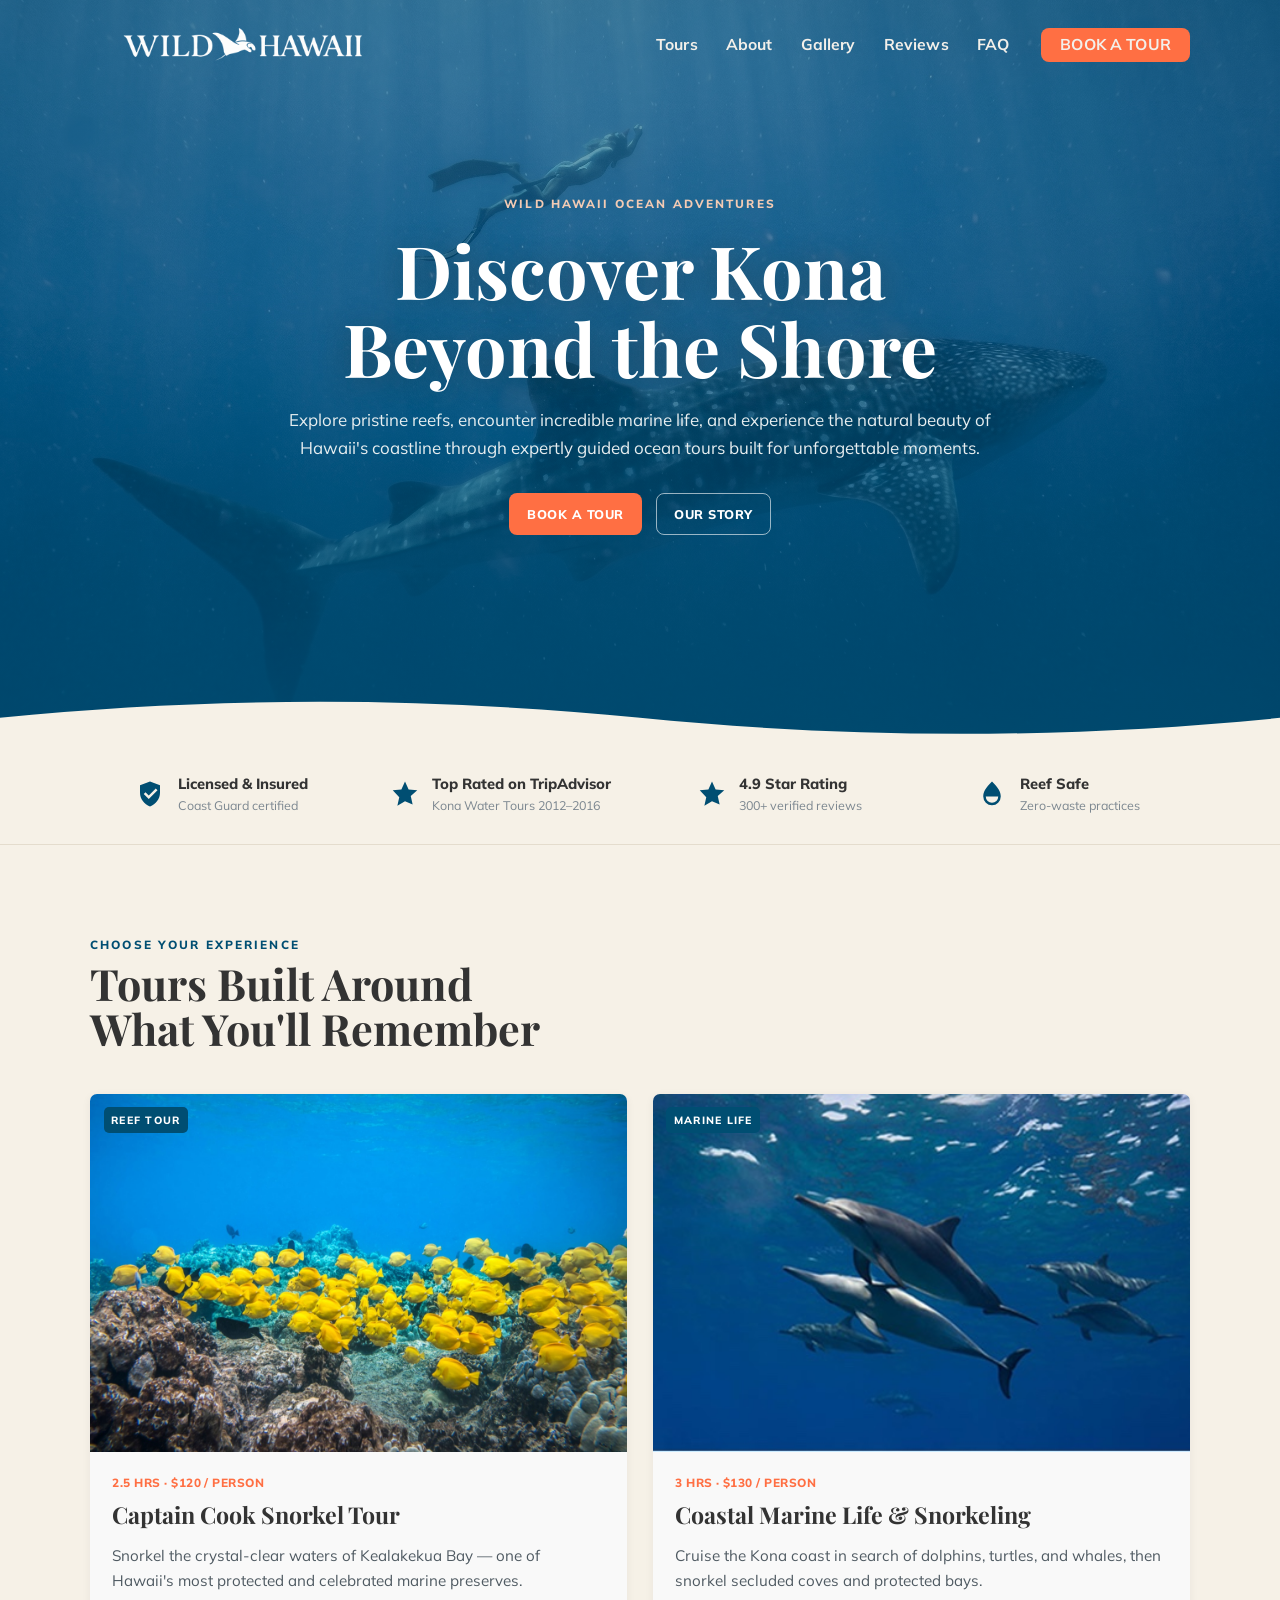
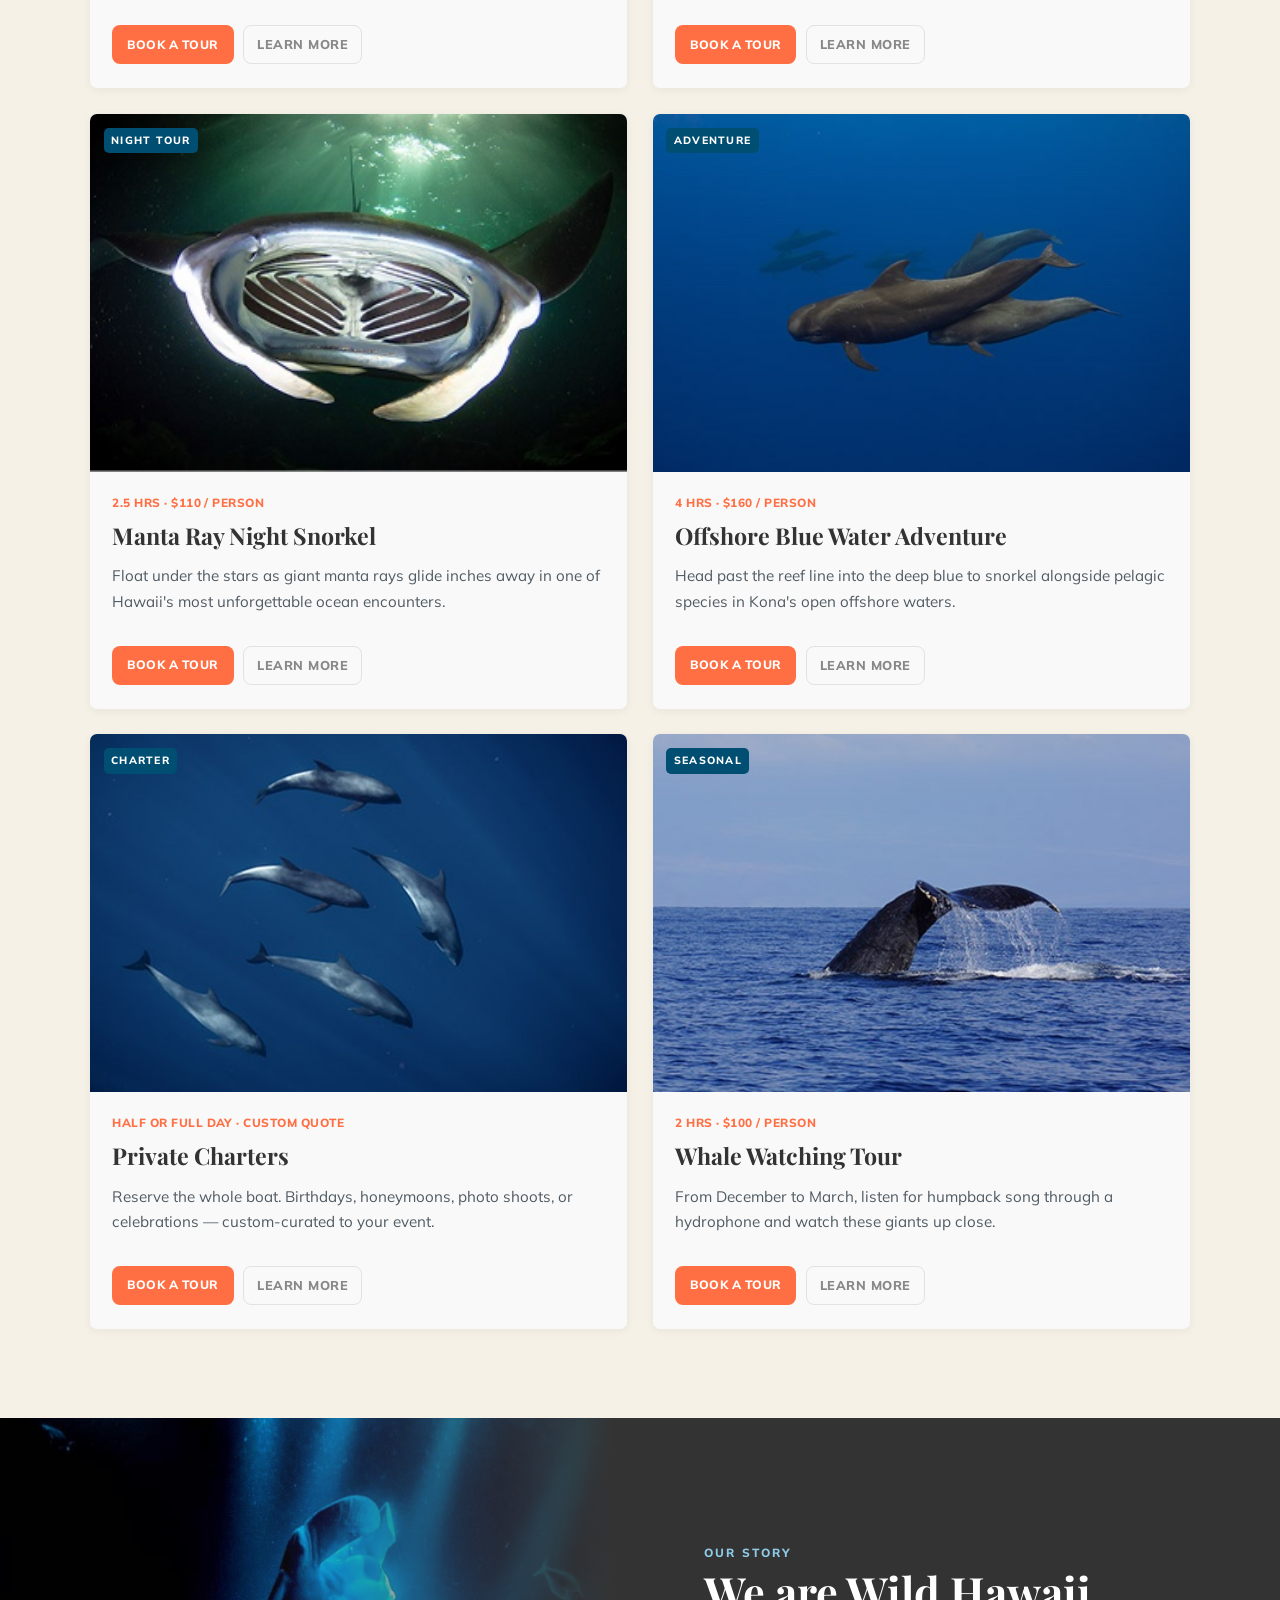
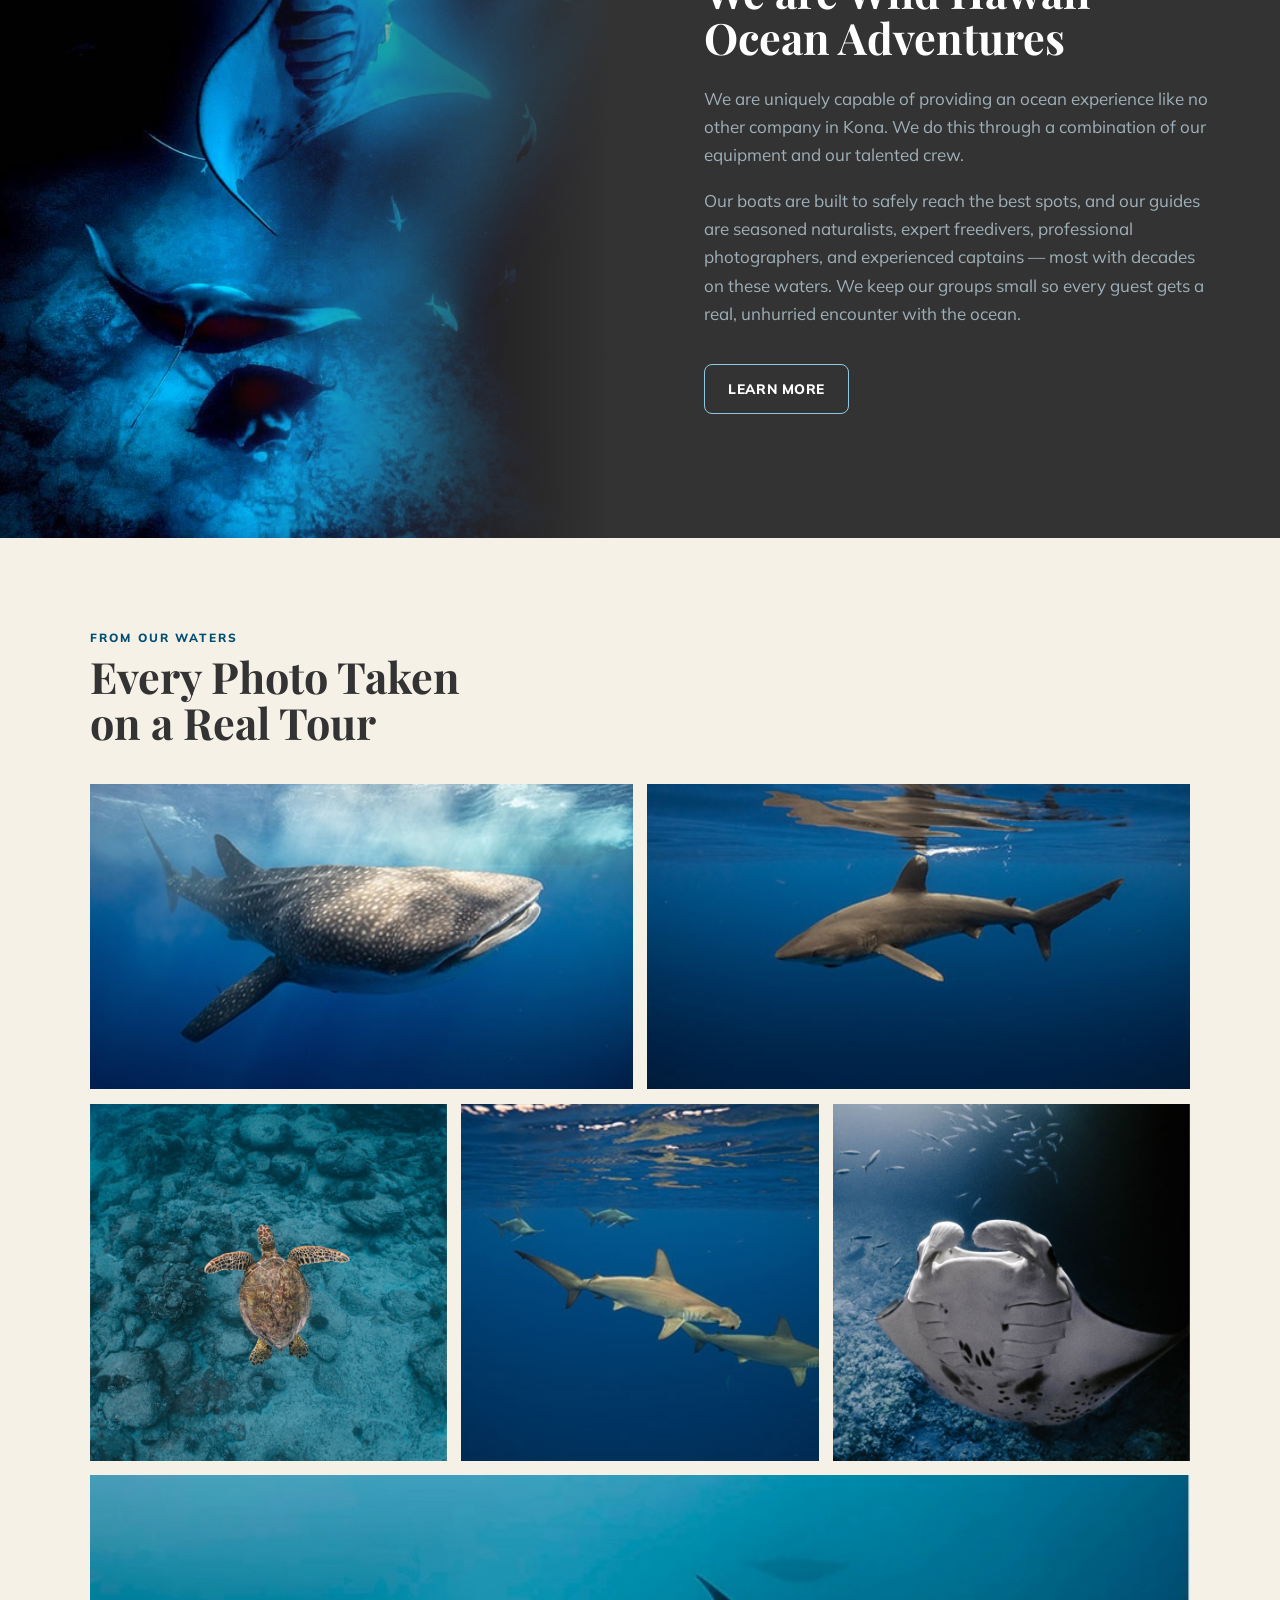
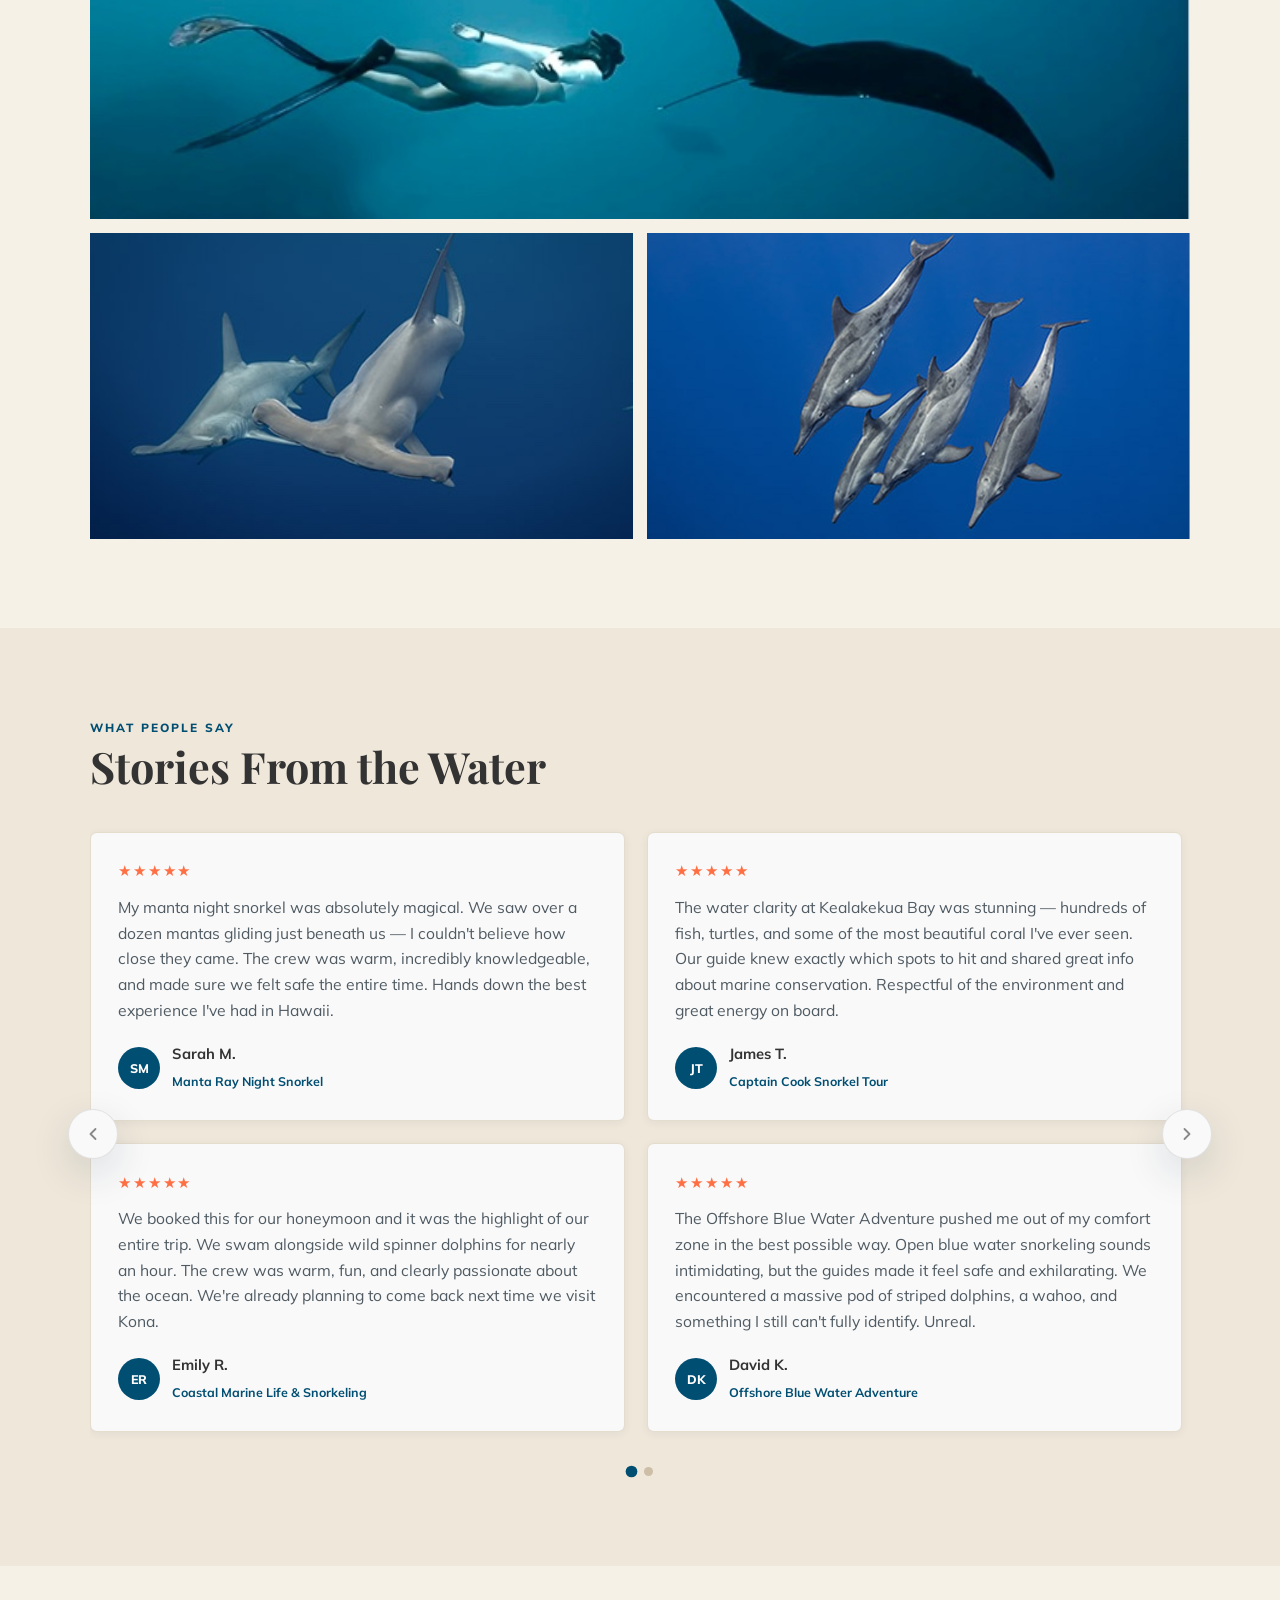
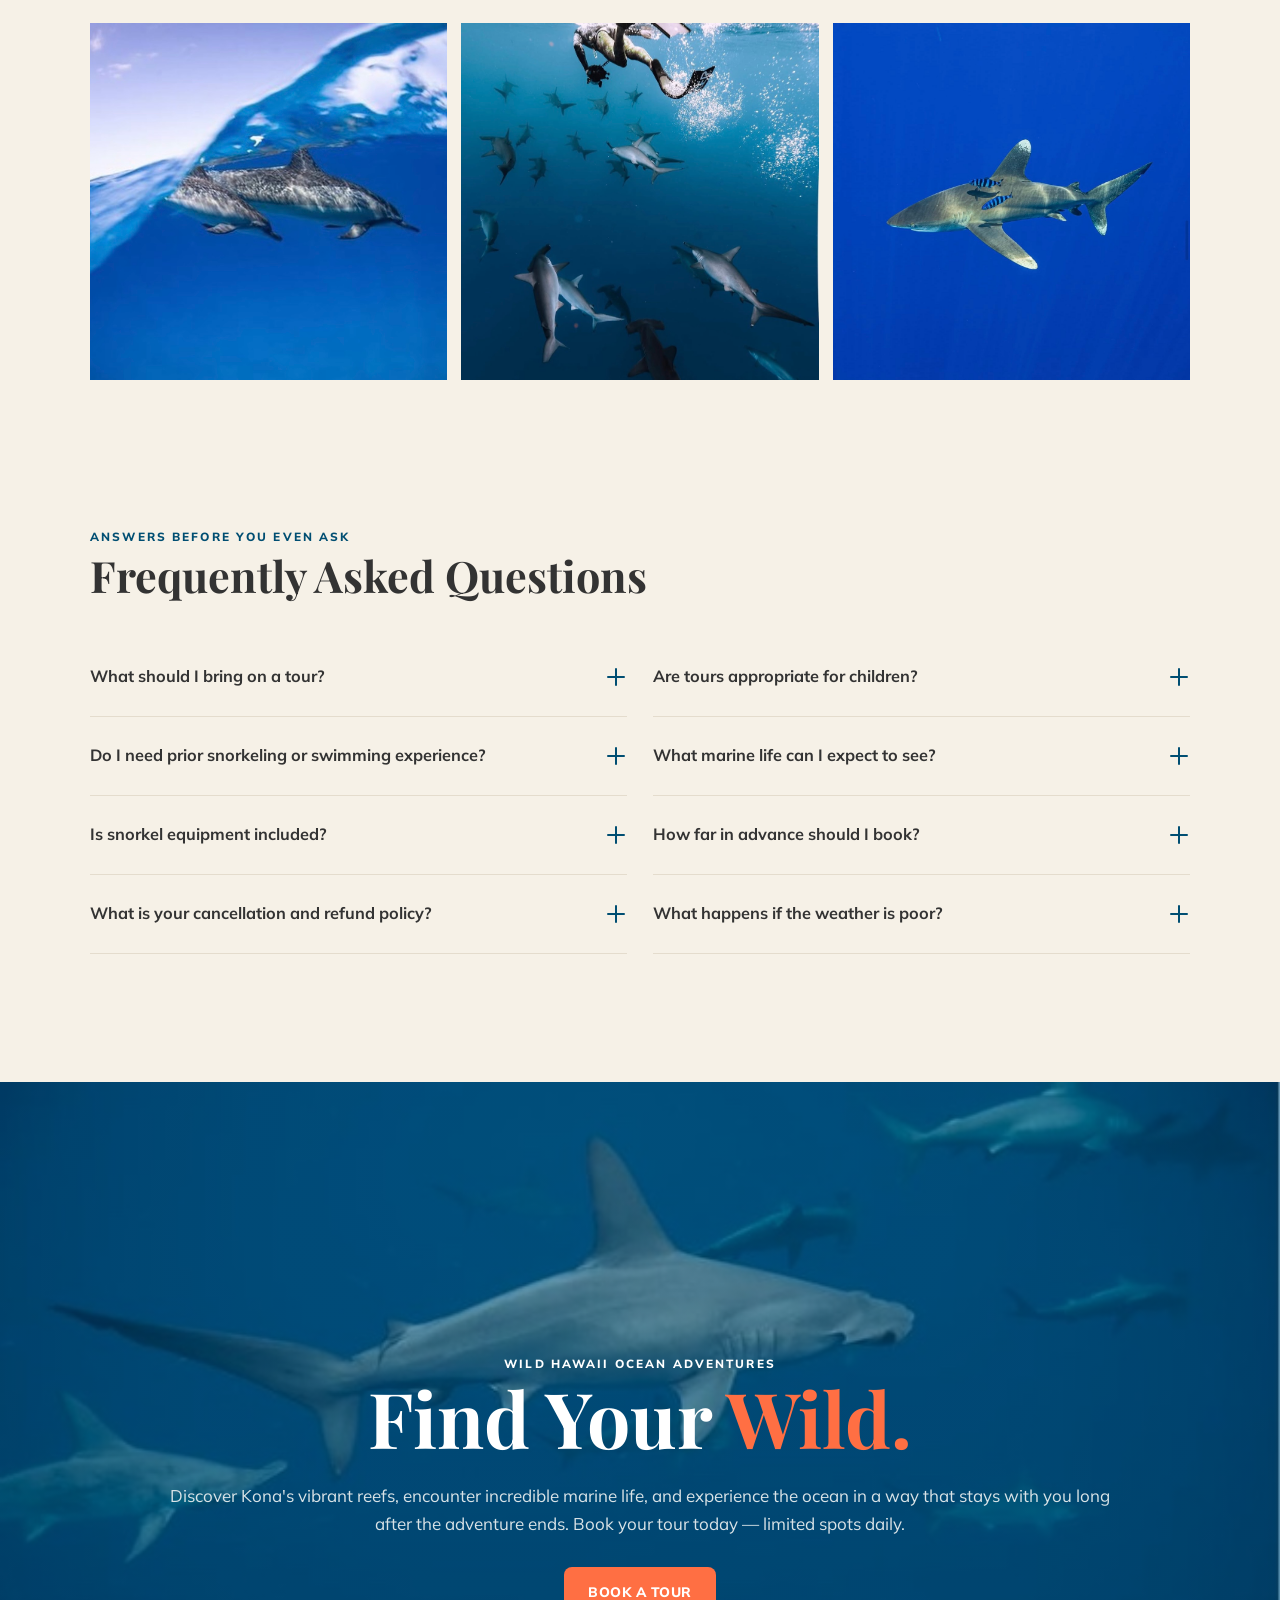
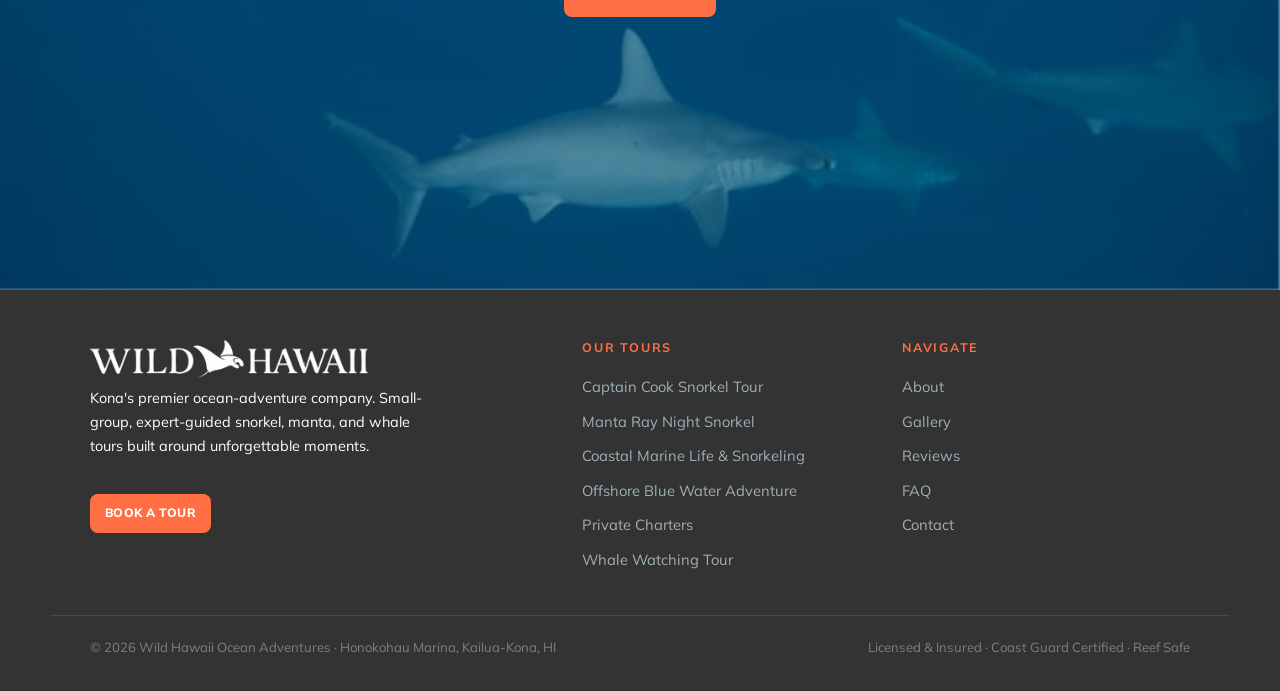
<file: index.html>
<!DOCTYPE html>
<html lang="en">
<head>
  <meta charset="UTF-8" />
  <meta name="viewport" content="width=device-width, initial-scale=1" />
  <title>Wild Hawaii Ocean Adventures — Kona Snorkel, Manta &amp; Whale Tours</title>
  <meta name="description" content="Small-group ocean tours on the Big Island of Hawaii. Snorkel Kealakekua Bay, swim with manta rays at night, watch humpback whales, and explore Kona's reefs with expert guides." />
  <meta property="og:title" content="Wild Hawaii Ocean Adventures" />
  <meta property="og:description" content="Discover Kona beyond the shore — expertly guided snorkel, manta, and whale tours on the Big Island of Hawaii." />
  <meta property="og:type" content="website" />
  <link rel="icon" href="images/check.svg" />
  <link rel="preconnect" href="https://fonts.googleapis.com" />
  <link rel="preconnect" href="https://fonts.gstatic.com" crossorigin />
  <link href="https://fonts.googleapis.com/css2?family=Playfair+Display:ital,wght@0,500;0,700;0,800;1,500;1,700&family=Mulish:wght@400;600;700;800&display=swap" rel="stylesheet" />
  <link rel="stylesheet" href="css/styles.css" />
</head>
<body>
  <a class="skip" href="#main">Skip to content</a>

  <!-- ===================== HEADER ===================== -->
  <header class="site-header is-home">
    <div class="wrap nav">
      <a class="brand" href="index.html" aria-label="Wild Hawaii Ocean Adventures — home">
        <img class="brand-logo" src="images/logo-wild-hawaii.png" alt="Wild Hawaii Ocean Adventures" />
      </a>
      <nav class="nav-links" aria-label="Primary">
        <a href="tours.html">Tours</a>
        <a href="about.html">About</a>
        <a href="#gallery">Gallery</a>
        <a href="#reviews">Reviews</a>
        <a href="#faq">FAQ</a>
        <a class="btn btn-primary btn-sm nav-cta" href="tours.html">Book A Tour</a>
      </nav>
      <button class="nav-toggle" aria-label="Open menu" aria-expanded="false">
        <svg viewBox="0 0 24 24" fill="none" stroke-width="2" stroke-linecap="round"><path d="M3 6h18M3 12h18M3 18h18"/></svg>
      </button>
    </div>
  </header>

  <main id="main">
    <!-- ===================== HERO ===================== -->
    <section class="hero">
      <div class="wrap hero-inner reveal">
        <p class="eyebrow">Wild Hawaii Ocean Adventures</p>
        <h1>Discover Kona<br />Beyond the Shore</h1>
        <p class="lead">Explore <span class="lead-trim">pristine reefs, encounter incredible marine life, and experience the natural beauty of </span>Hawaii's coastline through expertly guided ocean tours built for unforgettable moments.</p>
        <div class="hero-cta">
          <a class="btn btn-primary" href="tours.html">Book A Tour</a>
          <a class="btn btn-ghost" href="about.html">Our Story</a>
        </div>
      </div>
      <svg class="hero-scrim-wave" viewBox="0 0 1440 60" preserveAspectRatio="none" aria-hidden="true"><path d="M0 60 V28 C 240 8 480 8 720 28 C 960 48 1200 48 1440 28 V60 Z"/></svg>
    </section>

    <!-- ===================== TRUST ===================== -->
    <section class="trust">
      <div class="wrap trust-row">
        <div class="trust-item">
          <svg viewBox="0 0 24 24" aria-hidden="true"><path d="M12 2 4 5v6c0 5 3.4 9 8 11 4.6-2 8-6 8-11V5l-8-3Zm-1 14-4-4 1.4-1.4L11 13.2l5.6-5.6L18 9l-7 7Z"/></svg>
          <div><b>Licensed &amp; Insured</b><span>Coast Guard certified</span></div>
        </div>
        <div class="trust-item">
          <svg viewBox="0 0 24 24" aria-hidden="true"><path d="m12 2 2.9 6.3 6.9.7-5.2 4.6 1.5 6.8L12 17.8 5.9 21.4l1.5-6.8L2.2 9.0l6.9-.7L12 2Z"/></svg>
          <div><b>Top Rated on TripAdvisor</b><span>Kona Water Tours 2012–2016</span></div>
        </div>
        <div class="trust-item">
          <svg viewBox="0 0 24 24" aria-hidden="true"><path d="m12 2 2.9 6.3 6.9.7-5.2 4.6 1.5 6.8L12 17.8 5.9 21.4l1.5-6.8L2.2 9.0l6.9-.7L12 2Z"/></svg>
          <div><b>4.9 Star Rating</b><span>300+ verified reviews</span></div>
        </div>
        <div class="trust-item">
          <svg viewBox="0 0 24 24" aria-hidden="true"><path d="M12 2C7 7 5 10 5 14a7 7 0 0 0 14 0c0-4-2-7-7-12Zm0 17a5 5 0 0 1-5-5h10a5 5 0 0 1-5 5Z"/></svg>
          <div><b>Reef Safe</b><span>Zero-waste practices</span></div>
        </div>
      </div>
    </section>

    <!-- ===================== TOURS ===================== -->
    <section class="section" id="tours">
      <div class="wrap">
        <p class="eyebrow">Choose Your Experience</p>
        <h2 class="h-section">Tours Built Around<br />What You'll Remember</h2>
        <div class="tour-grid">

          <article class="tour-card reveal">
            <a class="media" href="captain-cook-snorkel.html"><span class="tag">Reef Tour</span><img src="images/tour-captain-cook.jpg" alt="Snorkelers above the reef at Kealakekua Bay" /></a>
            <div class="body">
              <p class="meta">2.5 Hrs · $120 / person</p>
              <h3>Captain Cook Snorkel Tour</h3>
              <p>Snorkel the crystal-clear waters of Kealakekua Bay — one of Hawaii's most protected and celebrated marine preserves.</p>
              <div class="actions"><a class="btn btn-primary btn-sm" href="captain-cook-snorkel.html">Book A Tour</a><a class="learn" href="captain-cook-snorkel.html">Learn More</a></div>
            </div>
          </article>

          <article class="tour-card reveal">
            <a class="media" href="coastal-marine-life.html"><span class="tag">Marine Life</span><img src="images/tour-coastal-marine.jpg" alt="Sea turtle gliding over a coastal reef" /></a>
            <div class="body">
              <p class="meta">3 Hrs · $130 / person</p>
              <h3>Coastal Marine Life &amp; Snorkeling</h3>
              <p>Cruise the Kona coast in search of dolphins, turtles, and whales, then snorkel secluded coves and protected bays.</p>
              <div class="actions"><a class="btn btn-primary btn-sm" href="coastal-marine-life.html">Book A Tour</a><a class="learn" href="coastal-marine-life.html">Learn More</a></div>
            </div>
          </article>

          <article class="tour-card reveal">
            <a class="media" href="manta-ray-night-snorkel.html"><span class="tag coral">Night Tour</span><img src="images/tour-manta-ray.jpg" alt="Manta ray feeding in the lights at night" /></a>
            <div class="body">
              <p class="meta">2.5 Hrs · $110 / person</p>
              <h3>Manta Ray Night Snorkel</h3>
              <p>Float under the stars as giant manta rays glide inches away in one of Hawaii's most unforgettable ocean encounters.</p>
              <div class="actions"><a class="btn btn-primary btn-sm" href="manta-ray-night-snorkel.html">Book A Tour</a><a class="learn" href="manta-ray-night-snorkel.html">Learn More</a></div>
            </div>
          </article>

          <article class="tour-card reveal">
            <a class="media" href="offshore-blue-water.html"><span class="tag">Adventure</span><img src="images/tour-offshore-blue.jpg" alt="Pelagic sharks in the open blue water" /></a>
            <div class="body">
              <p class="meta">4 Hrs · $160 / person</p>
              <h3>Offshore Blue Water Adventure</h3>
              <p>Head past the reef line into the deep blue to snorkel alongside pelagic species in Kona's open offshore waters.</p>
              <div class="actions"><a class="btn btn-primary btn-sm" href="offshore-blue-water.html">Book A Tour</a><a class="learn" href="offshore-blue-water.html">Learn More</a></div>
            </div>
          </article>

          <article class="tour-card reveal">
            <a class="media" href="private-charters.html"><span class="tag">Charter</span><img src="images/tour-private-charters.jpg" alt="Private charter boat on calm Kona water" /></a>
            <div class="body">
              <p class="meta">Half or full day · custom quote</p>
              <h3>Private Charters</h3>
              <p>Reserve the whole boat. Birthdays, honeymoons, photo shoots, or celebrations — custom-curated to your event.</p>
              <div class="actions"><a class="btn btn-primary btn-sm" href="private-charters.html">Book A Tour</a><a class="learn" href="private-charters.html">Learn More</a></div>
            </div>
          </article>

          <article class="tour-card reveal">
            <a class="media" href="whale-watching.html"><span class="tag coral">Seasonal</span><img src="images/tour-whale-watching.jpg" alt="Humpback whale tail breaching off Kona" /></a>
            <div class="body">
              <p class="meta">2 Hrs · $100 / person</p>
              <h3>Whale Watching Tour</h3>
              <p>From December to March, listen for humpback song through a hydrophone and watch these giants up close.</p>
              <div class="actions"><a class="btn btn-primary btn-sm" href="whale-watching.html">Book A Tour</a><a class="learn" href="whale-watching.html">Learn More</a></div>
            </div>
          </article>

        </div>
      </div>
    </section>

    <!-- ===================== STORY ===================== -->
    <section class="story" id="story">
      <div class="story-grid">
        <div class="story-media"><img src="images/story-ocean.jpg" alt="A manta ray gliding through sunlit blue water" /></div>
        <div class="story-text">
          <div class="story-text-inner reveal">
            <p class="eyebrow">Our Story</p>
            <h2 class="h-section">We are Wild Hawaii<br />Ocean Adventures</h2>
            <p>We are uniquely capable of providing an ocean experience like no other company in Kona. We do this through a combination of our equipment and our talented crew.</p>
            <p>Our boats are built to safely reach the best spots, and our guides are seasoned naturalists, expert freedivers, professional photographers, and experienced captains — most with decades on these waters. We keep our groups small so every guest gets a real, unhurried encounter with the ocean.</p>
            <a class="btn story-cta" href="about.html">Learn More</a>
          </div>
        </div>
      </div>
    </section>

    <!-- ===================== GALLERY ===================== -->
    <section class="section" id="gallery">
      <div class="wrap">
        <p class="eyebrow">From Our Waters</p>
        <h2 class="h-section">Every Photo Taken<br />on a Real Tour</h2>
        <div class="gallery reveal">
          <a class="g-half"  href="images/gallery-1.jpg"><img src="images/gallery-1.jpg" alt="Whale shark cruising near the surface" /></a>
          <a class="g-half"  href="images/gallery-2.jpg"><img src="images/gallery-2.jpg" alt="Oceanic whitetip shark in the open blue" /></a>
          <a class="g-third" href="images/gallery-3.jpg"><img src="images/gallery-3.jpg" alt="Green sea turtle over the reef" /></a>
          <a class="g-third" href="images/gallery-4.jpg"><img src="images/gallery-4.jpg" alt="Hammerhead sharks near the surface" /></a>
          <a class="g-third" href="images/gallery-5.jpg"><img src="images/gallery-5.jpg" alt="Manta ray gliding overhead" /></a>
          <a class="g-full"  href="images/gallery-6.jpg"><img src="images/gallery-6.jpg" alt="Free diver swimming alongside a manta ray" /></a>
          <a class="g-half"  href="images/gallery-7.jpg"><img src="images/gallery-7.jpg" alt="Pair of hammerhead sharks" /></a>
          <a class="g-half"  href="images/gallery-8.jpg"><img src="images/gallery-8.jpg" alt="Pod of spinner dolphins" /></a>
        </div>
      </div>
    </section>

    <!-- ===================== REVIEWS ===================== -->
    <section class="section reviews" id="reviews">
      <div class="wrap">
        <p class="eyebrow reveal">What People Say</p>
        <h2 class="h-section reveal">Stories From the Water</h2>

        <div class="carousel" data-carousel>
          <div class="carousel-viewport">
            <button type="button" class="car-btn car-arrow car-prev" data-car-prev aria-label="Previous reviews">
              <svg viewBox="0 0 24 24" fill="none" stroke="currentColor" stroke-width="2.2" stroke-linecap="round" stroke-linejoin="round" aria-hidden="true"><path d="M15 6l-6 6 6 6"/></svg>
            </button>
            <button type="button" class="car-btn car-arrow car-next" data-car-next aria-label="Next reviews">
              <svg viewBox="0 0 24 24" fill="none" stroke="currentColor" stroke-width="2.2" stroke-linecap="round" stroke-linejoin="round" aria-hidden="true"><path d="M9 6l6 6-6 6"/></svg>
            </button>
            <div class="carousel-track" data-car-track tabindex="0" aria-label="Customer reviews">

            <div class="car-slide">
            <div class="review">
              <div class="stars" aria-label="5 out of 5 stars">★★★★★</div>
              <p>My manta night snorkel was absolutely magical. We saw over a dozen mantas gliding just beneath us — I couldn't believe how close they came. The crew was warm, incredibly knowledgeable, and made sure we felt safe the entire time. Hands down the best experience I've had in Hawaii.</p>
              <div class="who"><span class="avatar">SM</span><div><b>Sarah M.</b><span class="tour-ref">Manta Ray Night Snorkel</span></div></div>
            </div>

            <div class="review">
              <div class="stars" aria-label="5 out of 5 stars">★★★★★</div>
              <p>The water clarity at Kealakekua Bay was stunning — hundreds of fish, turtles, and some of the most beautiful coral I've ever seen. Our guide knew exactly which spots to hit and shared great info about marine conservation. Respectful of the environment and great energy on board.</p>
              <div class="who"><span class="avatar">JT</span><div><b>James T.</b><span class="tour-ref">Captain Cook Snorkel Tour</span></div></div>
            </div>

            <div class="review">
              <div class="stars" aria-label="5 out of 5 stars">★★★★★</div>
              <p>We booked this for our honeymoon and it was the highlight of our entire trip. We swam alongside wild spinner dolphins for nearly an hour. The crew was warm, fun, and clearly passionate about the ocean. We're already planning to come back next time we visit Kona.</p>
              <div class="who"><span class="avatar">ER</span><div><b>Emily R.</b><span class="tour-ref">Coastal Marine Life &amp; Snorkeling</span></div></div>
            </div>

            <div class="review">
              <div class="stars" aria-label="5 out of 5 stars">★★★★★</div>
              <p>The Offshore Blue Water Adventure pushed me out of my comfort zone in the best possible way. Open blue water snorkeling sounds intimidating, but the guides made it feel safe and exhilarating. We encountered a massive pod of striped dolphins, a wahoo, and something I still can't fully identify. Unreal.</p>
              <div class="who"><span class="avatar">DK</span><div><b>David K.</b><span class="tour-ref">Offshore Blue Water Adventure</span></div></div>
            </div>
            </div>

            <div class="car-slide">
            <div class="review">
              <div class="stars" aria-label="5 out of 5 stars">★★★★★</div>
              <p>We chartered the boat for our anniversary and the crew thought of everything. Calm water, perfect light, and a pod of dolphins that stayed with us for what felt like forever. It was like having our own private slice of the ocean — worth every penny.</p>
              <div class="who"><span class="avatar">MP</span><div><b>Marcus &amp; Lena P.</b><span class="tour-ref">Private Charters</span></div></div>
            </div>

            <div class="review">
              <div class="stars" aria-label="5 out of 5 stars">★★★★★</div>
              <p>Hearing the humpbacks sing through the hydrophone gave the whole boat chills, and then one breached close enough to soak us. Our captain knew exactly where to look. A warm, dry, jaw-dropping morning — perfect for our grandparents and the kids alike.</p>
              <div class="who"><span class="avatar">HK</span><div><b>Hana K.</b><span class="tour-ref">Whale Watching Tour</span></div></div>
            </div>

            <div class="review">
              <div class="stars" aria-label="5 out of 5 stars">★★★★★</div>
              <p>The reef at Kealakekua was the clearest water I've ever put my face in — turtles, butterflyfish, the works. The team made my kids feel completely safe, which meant my wife and I could actually relax and soak it all in. We'll be back next summer.</p>
              <div class="who"><span class="avatar">TB</span><div><b>Tom B.</b><span class="tour-ref">Captain Cook Snorkel Tour</span></div></div>
            </div>

            <div class="review">
              <div class="stars" aria-label="5 out of 5 stars">★★★★★</div>
              <p>I was nervous about getting in the water at night, but the guides were calm and reassuring from start to finish. Then a manta did a slow backflip right under me and any nerves vanished. Genuinely a bucket-list moment I'll never forget.</p>
              <div class="who"><span class="avatar">PN</span><div><b>Priya N.</b><span class="tour-ref">Manta Ray Night Snorkel</span></div></div>
            </div>
            </div>

            </div>
          </div>
          <div class="carousel-dots" data-car-dots aria-hidden="true"></div>
        </div>
      </div>
    </section>

    <!-- ===================== PHOTO STRIP (reused gallery shots) ===================== -->
    <section class="photo-strip-section">
      <div class="wrap">
        <div class="photo-strip reveal">
          <a href="images/strip-dolphins.jpg"><img src="images/strip-dolphins.jpg" alt="A pair of spinner dolphins gliding just beneath the surface" /></a>
          <a href="images/strip-divers.jpg"><img src="images/strip-divers.jpg" alt="A freediver above a school of hammerhead sharks" /></a>
          <a href="images/strip-whitetip.jpg"><img src="images/strip-whitetip.jpg" alt="An oceanic whitetip shark cruising with pilot fish" /></a>
        </div>
      </div>
    </section>

    <!-- ===================== FAQ ===================== -->
    <section class="section" id="faq">
      <div class="wrap">
        <p class="eyebrow">Answers Before You Even Ask</p>
        <h2 class="h-section">Frequently Asked Questions</h2>
        <div class="faq-grid">
          <div class="faq-col">
            <details class="faq"><summary>What should I bring on a tour?<span class="ico"></span></summary><div class="answer">Bring a swimsuit worn under your clothes, a towel, sunglasses, a hat, reef-safe sunscreen, and a camera or GoPro. We provide all snorkel gear, flotation devices, water, and light snacks. Bring a little cash for tips and optional photo purchases.</div></details>
            <details class="faq"><summary>Do I need prior snorkeling or swimming experience?<span class="ico"></span></summary><div class="answer">No experience is required for most tours. Our guides give a full safety briefing and provide flotation devices, so even first-timers are comfortable. All skill levels are welcome on our reef and marine-life tours.</div></details>
            <details class="faq"><summary>Is snorkel equipment included?<span class="ico"></span></summary><div class="answer">Yes. Mask, snorkel, fins, and wetsuit tops are all included, along with flotation devices and a safety briefing. Underwater photos are available for purchase on most tours.</div></details>
            <details class="faq"><summary>What is your cancellation and refund policy?<span class="ico"></span></summary><div class="answer">We require 24 hours' advance notice for a full refund on standard tours (72 hours for private charters). Tours cancelled by us for weather or safety are fully refunded or rescheduled at no charge.</div></details>
          </div>
          <div class="faq-col">
            <details class="faq"><summary>Are tours appropriate for children?<span class="ico"></span></summary><div class="answer">Yes — most of our tours welcome all ages and skill levels. Children must be comfortable in the water and accompanied by an adult. The Manta Night Snorkel is best for confident young swimmers; reach out and we'll recommend the right fit.</div></details>
            <details class="faq"><summary>What marine life can I expect to see?<span class="ico"></span></summary><div class="answer">Depending on the tour and season: green sea turtles, spinner dolphins, reef and pelagic fish, manta rays, eels, octopus, and — from December to March — humpback whales. Every encounter is wild, so sightings are never guaranteed, but they're frequent.</div></details>
            <details class="faq"><summary>How far in advance should I book?<span class="ico"></span></summary><div class="answer">We recommend booking at least a few days ahead, and earlier during peak season (winter whale season and holidays). Popular tours like the Manta Night Snorkel fill quickly. Spots are limited and groups stay small.</div></details>
            <details class="faq"><summary>What happens if the weather is poor?<span class="ico"></span></summary><div class="answer">Your safety comes first. If conditions aren't right, we'll relocate to a calmer spot when possible or reschedule your tour. If we cancel, you'll receive a full refund or a free rebooking — no questions asked.</div></details>
          </div>
        </div>
      </div>
    </section>

    <!-- ===================== CTA ===================== -->
    <section class="cta-band">
      <div class="wrap inner reveal">
        <p class="eyebrow">Wild Hawaii Ocean Adventures</p>
        <h2>Find Your <span class="accent">Wild.</span></h2>
        <p>Discover Kona's vibrant reefs, encounter incredible marine life<span class="lead-trim">, and experience the ocean in a way that stays with you long after the adventure ends</span>. Book your tour today — limited spots daily.</p>
        <a class="btn btn-primary" href="tours.html">Book A Tour</a>
      </div>
    </section>
  </main>

  <!-- ===================== FOOTER ===================== -->
  <footer class="site-footer">
    <div class="wrap footer-grid">
      <div class="footer-brand">
        <a class="brand" href="index.html">
          <img class="brand-logo" src="images/logo-wild-hawaii.png" alt="Wild Hawaii Ocean Adventures" />
        </a>
        <p>Kona's premier ocean-adventure company. Small-group, expert-guided snorkel, manta, and whale tours built around unforgettable moments.</p>
        <a class="btn btn-primary btn-sm" href="tours.html">Book A Tour</a>
      </div>
      <div class="footer-col">
        <h4>Our Tours</h4>
        <a href="captain-cook-snorkel.html">Captain Cook Snorkel Tour</a>
        <a href="manta-ray-night-snorkel.html">Manta Ray Night Snorkel</a>
        <a href="coastal-marine-life.html">Coastal Marine Life &amp; Snorkeling</a>
        <a href="offshore-blue-water.html">Offshore Blue Water Adventure</a>
        <a href="private-charters.html">Private Charters</a>
        <a href="whale-watching.html">Whale Watching Tour</a>
      </div>
      <div class="footer-col">
        <h4>Navigate</h4>
        <a href="about.html">About</a>
        <a href="#gallery">Gallery</a>
        <a href="#reviews">Reviews</a>
        <a href="#faq">FAQ</a>
        <a href="mailto:info@wild-hawaii.com">Contact</a>
      </div>
    </div>
    <div class="wrap footer-bottom">
      <span>© <span id="year">2026</span> Wild Hawaii Ocean Adventures · Honokohau Marina, Kailua-Kona, HI</span>
      <span>Licensed &amp; Insured · Coast Guard Certified · Reef Safe</span>
    </div>
  </footer>

  <script src="js/main.js"></script>
</body>
</html>
</file>
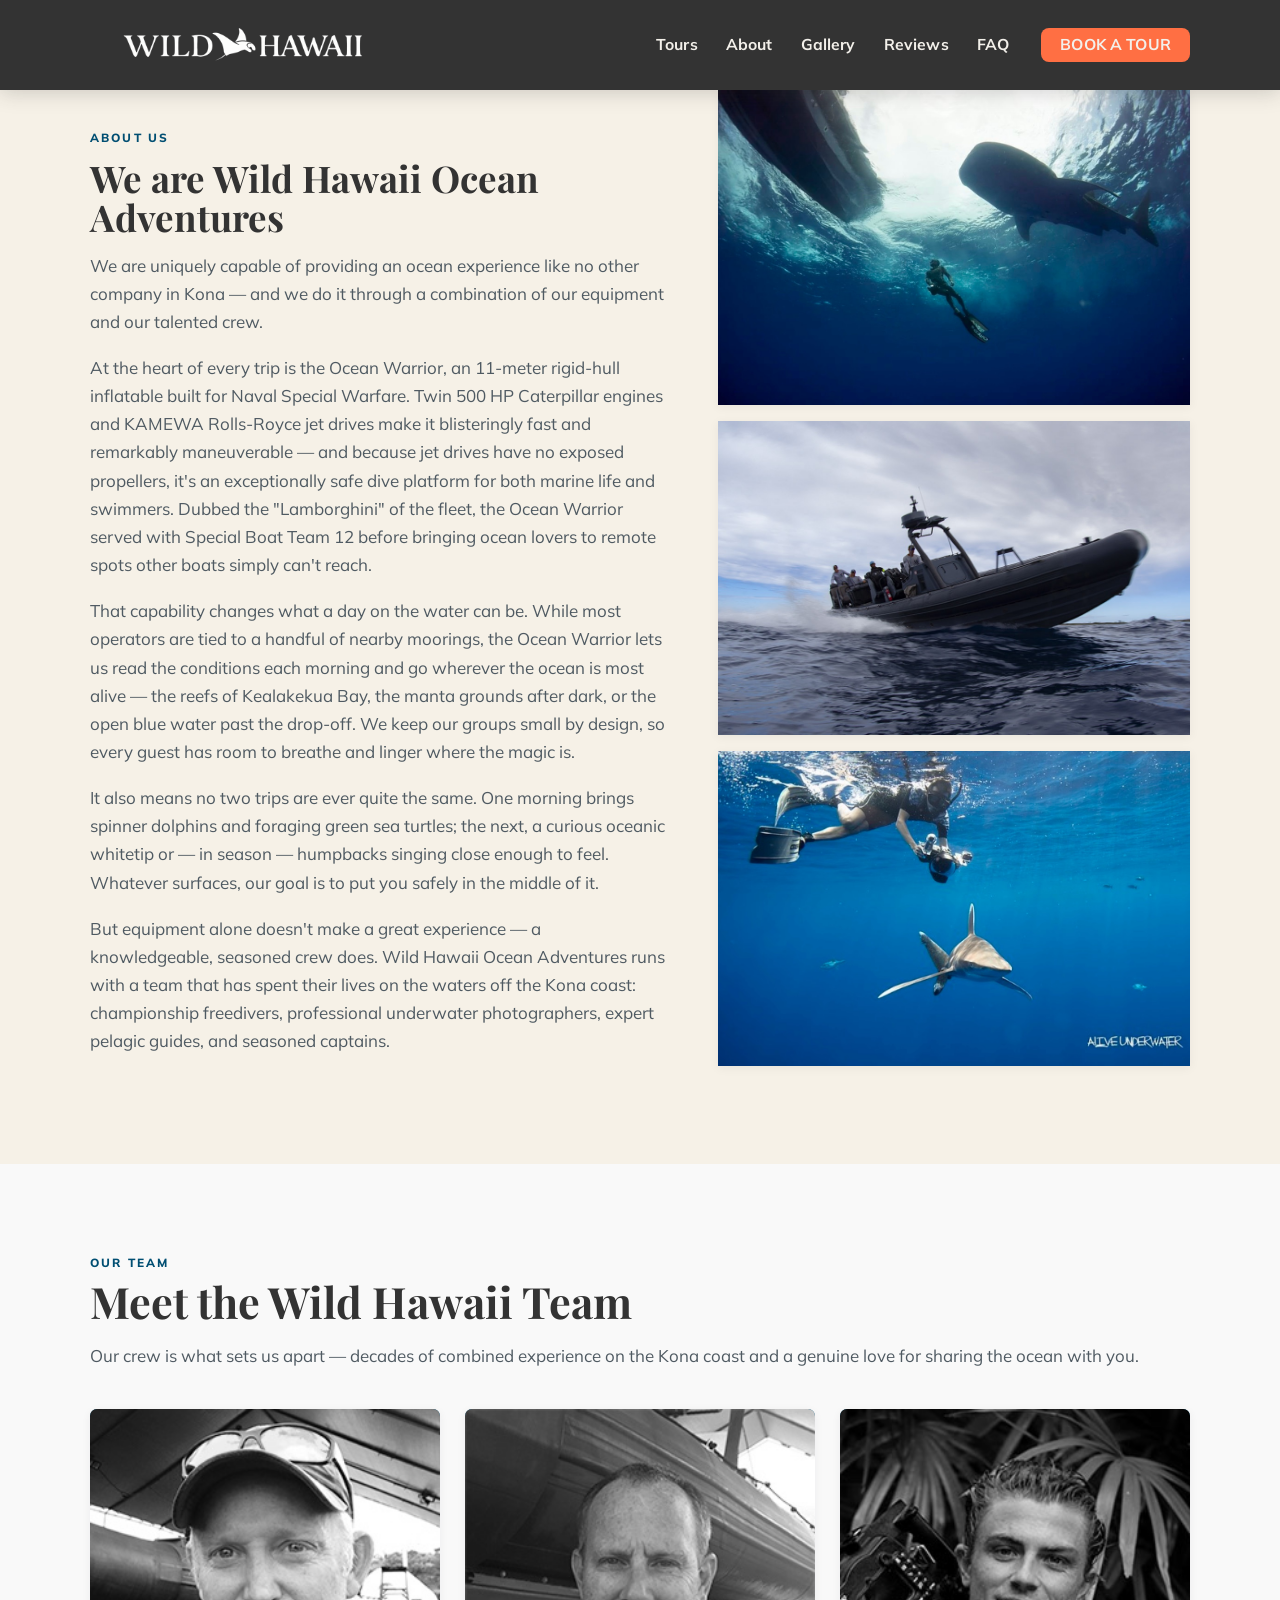
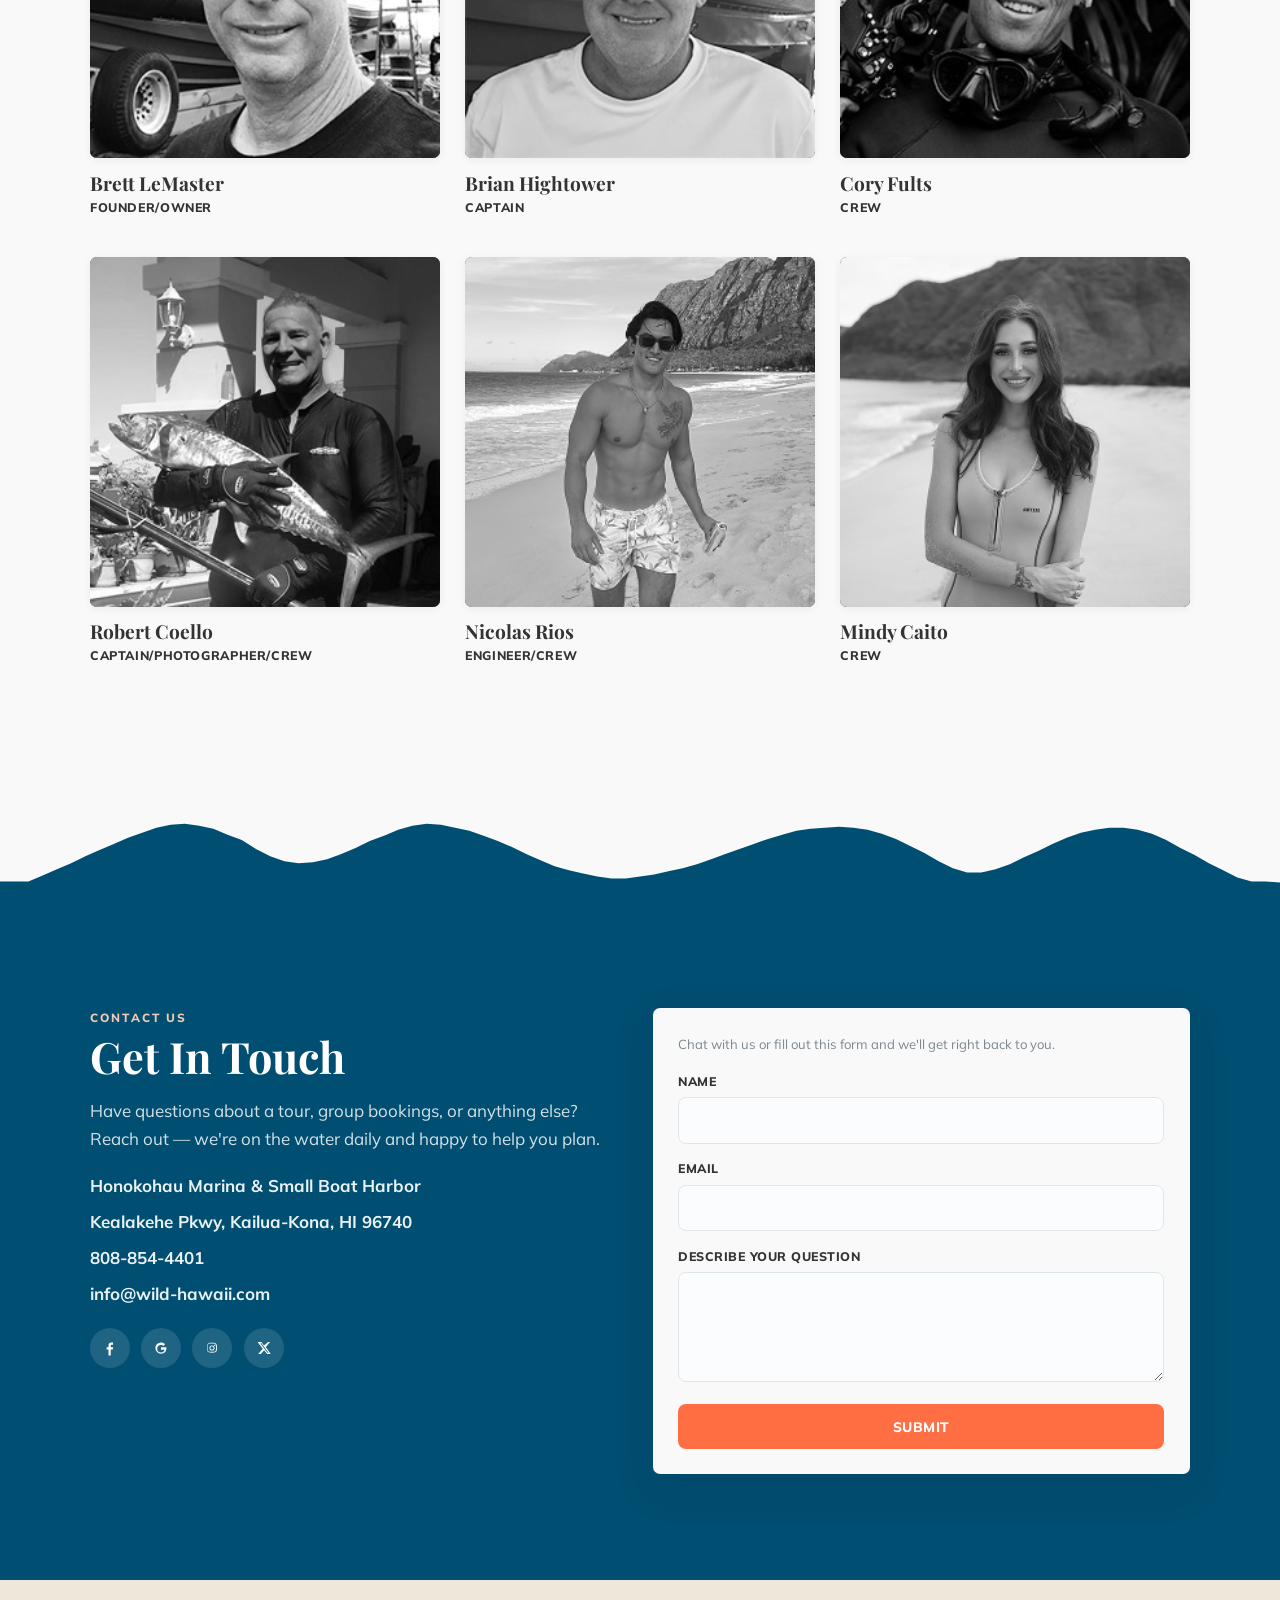
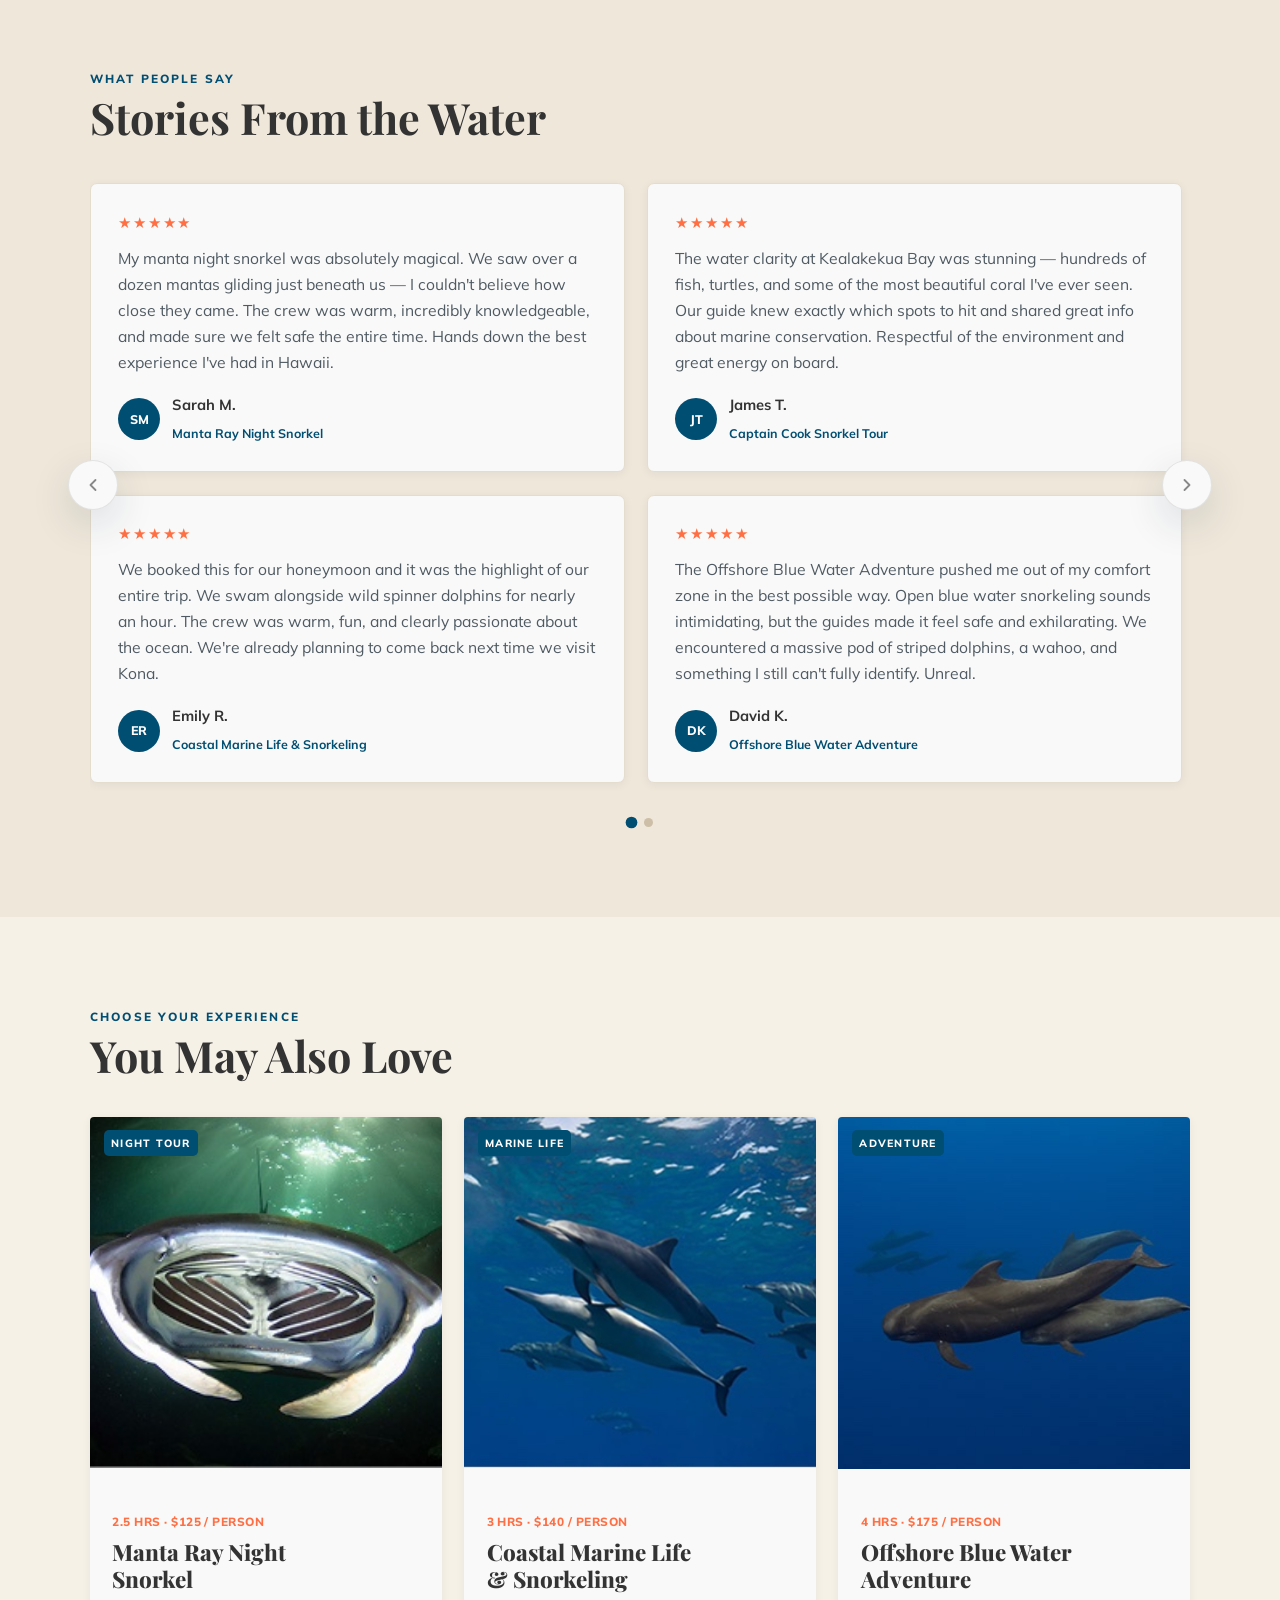
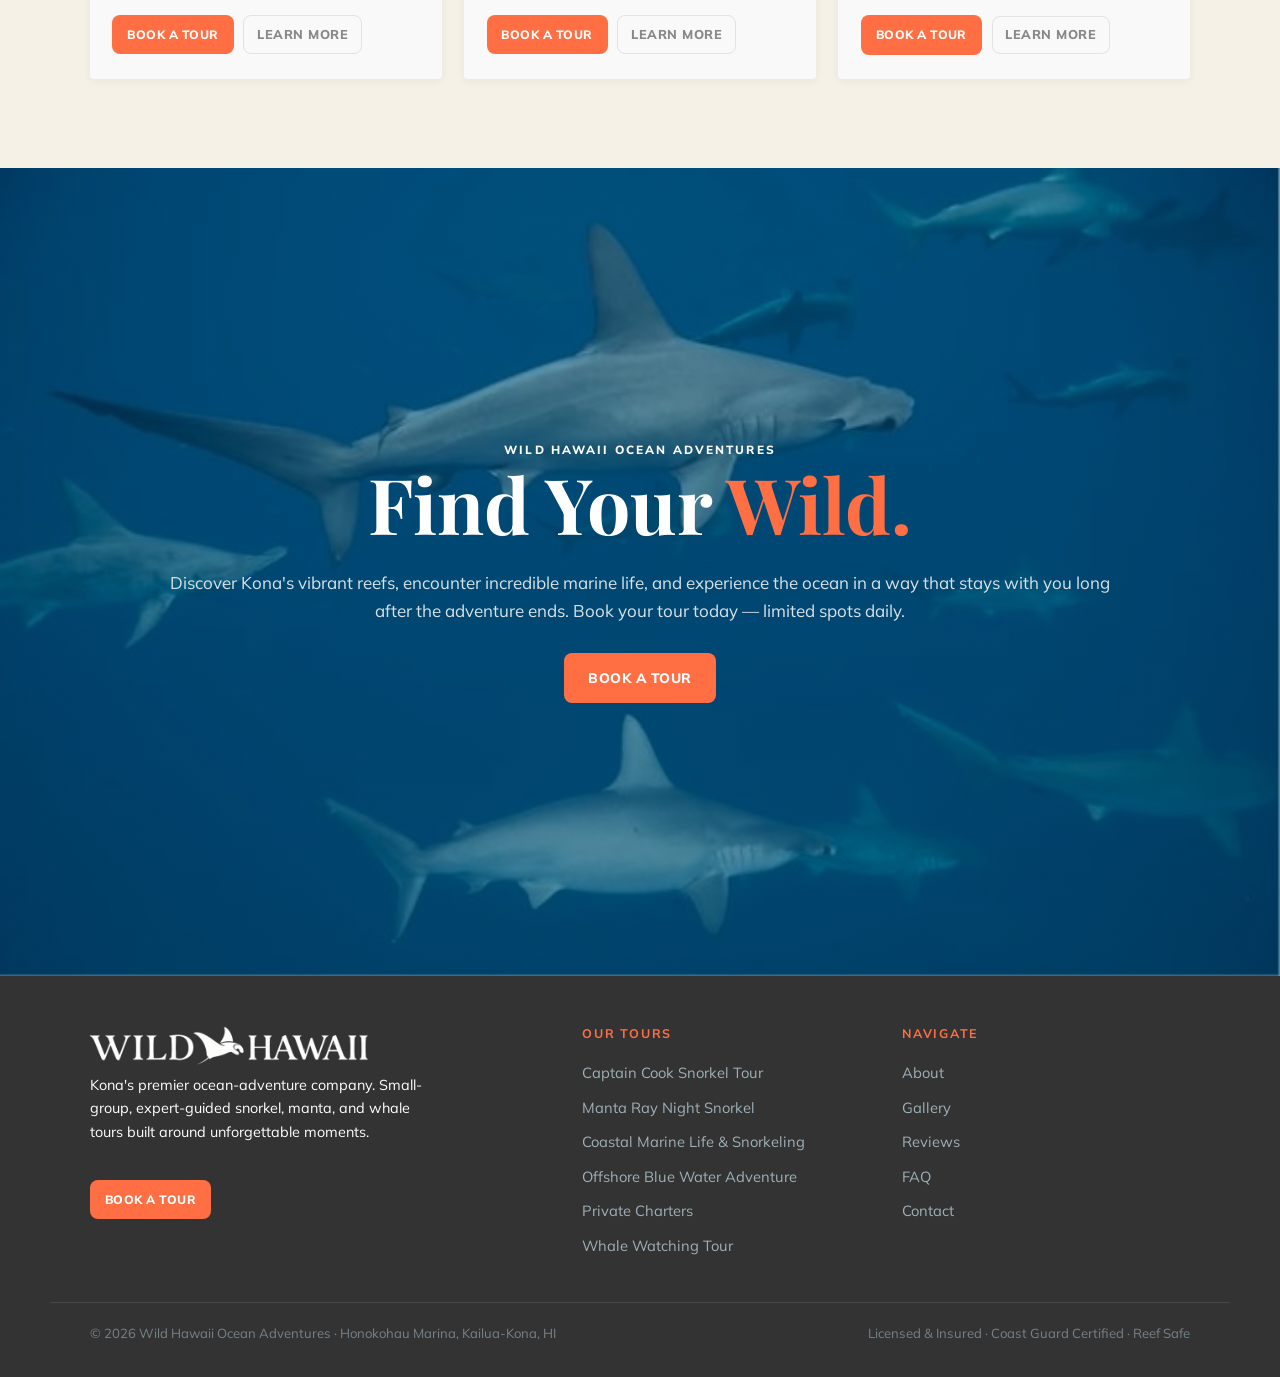
<file: about.html>
<!DOCTYPE html>
<html lang="en">
<head>
  <meta charset="UTF-8" />
  <meta name="viewport" content="width=device-width, initial-scale=1" />
  <title>About Us — Wild Hawaii Ocean Adventures</title>
  <meta name="description" content="Meet Wild Hawaii Ocean Adventures — the Ocean Warrior (a former Naval Special Warfare boat) and a Kona crew of championship freedivers, photographers, and expert guides." />
  <meta property="og:title" content="About Us — Wild Hawaii Ocean Adventures" />
  <meta property="og:description" content="The boat, the crew, and the story behind Kona's premier ocean-adventure company." />
  <meta property="og:type" content="website" />
  <link rel="icon" href="images/check.svg" />
  <link rel="preconnect" href="https://fonts.googleapis.com" />
  <link rel="preconnect" href="https://fonts.gstatic.com" crossorigin />
  <link href="https://fonts.googleapis.com/css2?family=Playfair+Display:ital,wght@0,500;0,700;0,800;1,500;1,700&family=Mulish:wght@400;600;700;800&display=swap" rel="stylesheet" />
  <link rel="stylesheet" href="css/styles.css" />
</head>
<body>
  <a class="skip" href="#main">Skip to content</a>

  <!-- ===================== HEADER ===================== -->
  <header class="site-header">
    <div class="wrap nav">
      <a class="brand" href="index.html" aria-label="Wild Hawaii Ocean Adventures — home">
        <img class="brand-logo" src="images/logo-wild-hawaii.png" alt="Wild Hawaii Ocean Adventures" />
      </a>
      <nav class="nav-links" aria-label="Primary">
        <a href="tours.html">Tours</a>
        <a href="about.html">About</a>
        <a href="index.html#gallery">Gallery</a>
        <a href="index.html#reviews">Reviews</a>
        <a href="index.html#faq">FAQ</a>
        <a class="btn btn-primary btn-sm nav-cta" href="tours.html">Book A Tour</a>
      </nav>
      <button class="nav-toggle" aria-label="Open menu" aria-expanded="false">
        <svg viewBox="0 0 24 24" fill="none" stroke-width="2" stroke-linecap="round"><path d="M3 6h18M3 12h18M3 18h18"/></svg>
      </button>
    </div>
  </header>

  <main id="main">
    <!-- ===================== ABOUT / STORY ===================== -->
    <section class="section about-top" id="story">
      <div class="wrap about-grid">
        <div class="prose reveal">
          <p class="eyebrow">About Us</p>
          <h2>We are Wild Hawaii Ocean Adventures</h2>
          <!-- mobile-only: pulls the top stack image up under the heading (hidden on desktop) -->
          <img class="about-lead" src="images/about-3.jpg" alt="Free diver beneath a whale shark" />
          <p>We are uniquely capable of providing an ocean experience like no other company in Kona — and we do it through a combination of our equipment and our talented crew.</p>
          <p>At the heart of every trip is the Ocean Warrior, an 11-meter rigid-hull inflatable built for Naval Special Warfare. Twin 500&nbsp;HP Caterpillar engines and KAMEWA Rolls-Royce jet drives make it blisteringly fast and remarkably maneuverable — and because jet drives have no exposed propellers, it's an exceptionally safe dive platform for both marine life and swimmers. Dubbed the "Lamborghini" of the fleet, the Ocean Warrior served with Special Boat Team 12 before bringing ocean lovers to remote spots other boats simply can't reach.</p>
          <p>That capability changes what a day on the water can be. While most operators are tied to a handful of nearby moorings, the Ocean Warrior lets us read the conditions each morning and go wherever the ocean is most alive — the reefs of Kealakekua Bay, the manta grounds after dark, or the open blue water past the drop-off. We keep our groups small by design, so every guest has room to breathe and linger where the magic is.</p>
          <p>It also means no two trips are ever quite the same. One morning brings spinner dolphins and foraging green sea turtles; the next, a curious oceanic whitetip or — in season — humpbacks singing close enough to feel. Whatever surfaces, our goal is to put you safely in the middle of it.</p>
          <p>But equipment alone doesn't make a great experience — a knowledgeable, seasoned crew does. Wild Hawaii Ocean Adventures runs with a team that has spent their lives on the waters off the Kona coast: championship freedivers, professional underwater photographers, expert pelagic guides, and seasoned captains.</p>
        </div>
        <div class="about-stack reveal">
          <img src="images/about-3.jpg" alt="Free diver beneath a whale shark" />
          <img src="images/about-2.jpg" alt="The Ocean Warrior underway off the Kona coast" />
          <img src="images/about-1.jpg" alt="Free diver with an oceanic whitetip shark" />
        </div>
      </div>
    </section>

    <!-- ===================== TEAM ===================== -->
    <section class="section team">
      <div class="wrap">
        <p class="eyebrow">Our Team</p>
        <h2 class="h-section">Meet the Wild Hawaii Team</h2>
        <p class="lead page-intro">Our crew is what sets us apart — decades of combined experience on the Kona coast and a genuine love for sharing the ocean with you.</p>
        <div class="team-grid">
          <!-- one .team-card per member; .team-photo holds the crew headshot -->
          <article class="team-card reveal"><div class="team-photo"><img src="images/team-brett.jpg" alt="Brett LeMaster" /></div><h3>Brett LeMaster</h3><p class="role">Founder/Owner</p></article>
          <article class="team-card reveal"><div class="team-photo"><img src="images/team-brian.jpg" alt="Brian Hightower" /></div><h3>Brian Hightower</h3><p class="role">Captain</p></article>
          <article class="team-card reveal"><div class="team-photo"><img src="images/team-cory.jpg" alt="Cory Fults" /></div><h3>Cory Fults</h3><p class="role">Crew</p></article>
          <article class="team-card reveal"><div class="team-photo"><img src="images/team-robert.jpg" alt="Robert Coello" /></div><h3>Robert Coello</h3><p class="role">Captain/Photographer/Crew</p></article>
          <article class="team-card reveal"><div class="team-photo"><img src="images/team-nicolas.jpg" alt="Nicolas Rios" /></div><h3>Nicolas Rios</h3><p class="role">Engineer/Crew</p></article>
          <article class="team-card reveal"><div class="team-photo"><img src="images/team-mindy.jpg" alt="Mindy Caito" /></div><h3>Mindy Caito</h3><p class="role">Crew</p></article>
        </div>
      </div>
    </section>

    <!-- ===================== CONTACT ===================== -->
    <svg class="contact-wave from-cream" viewBox="0 0 1440 130" preserveAspectRatio="none" aria-hidden="true"><path d="M0 130 L0 99 L16 99 L32 99 L48 93 L64 87 L80 81 L96 74 L112 68 L128 62 L144 56 L160 51 L176 46 L192 43 L208 42 L224 44 L240 47 L256 53 L272 58 L288 67 L304 74 L320 79 L336 81 L352 80 L368 77 L384 72 L400 66 L416 59 L432 54 L448 48 L464 44 L480 42 L496 43 L512 46 L528 49 L544 54 L560 59 L576 65 L592 72 L608 78 L624 84 L640 88 L656 91 L672 94 L688 96 L704 96 L720 94 L736 92 L752 89 L768 86 L784 82 L800 77 L816 72 L832 67 L848 62 L864 57 L880 53 L896 49 L912 47 L928 46 L944 45 L960 46 L976 48 L992 52 L1008 57 L1024 64 L1040 71 L1056 79 L1072 86 L1088 90 L1104 90 L1120 87 L1136 82 L1152 75 L1168 69 L1184 62 L1200 56 L1216 51 L1232 48 L1248 46 L1264 46 L1280 48 L1296 52 L1312 58 L1328 66 L1344 73 L1360 81 L1376 88 L1392 95 L1408 99 L1424 99 L1440 100 L1440 130 Z"/></svg>
    <section class="section contact" id="contact" style="padding-top:6rem">
      <div class="wrap contact-grid">
        <div class="reveal">
          <p class="eyebrow">Contact Us</p>
          <h2 class="h-section">Get In Touch</h2>
          <p>Have questions about a tour, group bookings, or anything else? Reach out — we're on the water daily and happy to help you plan.</p>
          <div class="lines">
            <span><b>Honokohau Marina &amp; Small Boat Harbor</b></span>
            <span>Kealakehe Pkwy, Kailua-Kona, HI 96740</span>
            <a href="tel:18088544401">808-854-4401</a>
            <a href="mailto:info@wild-hawaii.com">info@wild-hawaii.com</a>
          </div>
          <div class="socials">
            <a href="#" aria-label="Facebook"><svg viewBox="0 0 24 24"><path d="M13 22v-8h2.7l.4-3H13V9c0-.9.3-1.5 1.6-1.5H16V4.8c-.3 0-1.2-.1-2.3-.1-2.3 0-3.7 1.4-3.7 3.9V11H7.5v3H10v8h3Z"/></svg></a>
            <a href="#" aria-label="Google"><svg viewBox="0 0 24 24"><path d="M12 11v3.4h4.8c-.2 1.2-1.5 3.6-4.8 3.6a5 5 0 0 1 0-10c1.6 0 2.6.7 3.2 1.2l2.2-2.1C16.1 5.3 14.3 4.5 12 4.5a7.5 7.5 0 1 0 0 15c4.3 0 7.2-3 7.2-7.3 0-.5 0-.9-.1-1.2H12Z"/></svg></a>
            <a href="#" aria-label="Instagram"><svg viewBox="0 0 24 24"><path d="M12 8.6A3.4 3.4 0 1 0 12 15.4 3.4 3.4 0 0 0 12 8.6Zm0 5.6a2.2 2.2 0 1 1 0-4.4 2.2 2.2 0 0 1 0 4.4Zm4.3-5.7a.8.8 0 1 1-1.6 0 .8.8 0 0 1 1.6 0ZM18.5 9c-.1-1.1-.3-2-1.1-2.8-.8-.8-1.7-1-2.8-1.1C13.5 5 10.5 5 9.4 5.1c-1.1.1-2 .3-2.8 1.1-.8.8-1 1.7-1.1 2.8C5.4 10.1 5.4 13.1 5.5 14.2c.1 1.1.3 2 1.1 2.8.8.8 1.7 1 2.8 1.1 1.1.1 4.1.1 5.2 0 1.1-.1 2-.3 2.8-1.1.8-.8 1-1.7 1.1-2.8.1-1.1.1-4.1 0-5.2Zm-1.5 6.5c-.2.6-.7 1-1.3 1.3-.9.3-3 .3-4 .3s-3.1 0-4-.3a2.3 2.3 0 0 1-1.3-1.3c-.3-.9-.3-3-.3-4s0-3.1.3-4c.3-.6.7-1 1.3-1.3.9-.3 3-.3 4-.3s3.1 0 4 .3c.6.3 1 .7 1.3 1.3.3.9.3 3 .3 4s0 3.1-.3 4Z"/></svg></a>
            <a href="#" aria-label="X"><svg viewBox="0 0 24 24"><path d="M17.5 4h2.6l-5.7 6.5L21 20h-4.9l-3.9-5-4.4 5H4.2l6.1-7L3.5 4h5l3.5 4.6L17.5 4Zm-.9 14.4h1.4L8.5 5.5H7l9.6 12.9Z"/></svg></a>
          </div>
        </div>
        <div class="form-card reveal">
          <p class="hint">Chat with us or fill out this form and we'll get right back to you.</p>
          <form data-contact action="#" novalidate>
            <div class="field"><label for="name">Name</label><input id="name" name="name" type="text" required autocomplete="name" /></div>
            <div class="field"><label for="email">Email</label><input id="email" name="email" type="email" required autocomplete="email" /></div>
            <div class="field"><label for="msg">Describe your question</label><textarea id="msg" name="message" required></textarea></div>
            <button class="btn btn-primary btn-block" type="submit">Submit</button>
            <p class="form-success" role="status">Thanks! Your message is on its way — we'll be in touch shortly.</p>
          </form>
        </div>
      </div>
    </section>

    <!-- ===================== REVIEWS ===================== -->
    <section class="section reviews" id="reviews">
      <div class="wrap">
        <p class="eyebrow reveal">What People Say</p>
        <h2 class="h-section reveal">Stories From the Water</h2>

        <div class="carousel" data-carousel>
          <div class="carousel-viewport">
            <button type="button" class="car-btn car-arrow car-prev" data-car-prev aria-label="Previous reviews">
              <svg viewBox="0 0 24 24" fill="none" stroke="currentColor" stroke-width="2.2" stroke-linecap="round" stroke-linejoin="round" aria-hidden="true"><path d="M15 6l-6 6 6 6"/></svg>
            </button>
            <button type="button" class="car-btn car-arrow car-next" data-car-next aria-label="Next reviews">
              <svg viewBox="0 0 24 24" fill="none" stroke="currentColor" stroke-width="2.2" stroke-linecap="round" stroke-linejoin="round" aria-hidden="true"><path d="M9 6l6 6-6 6"/></svg>
            </button>
            <div class="carousel-track" data-car-track tabindex="0" aria-label="Customer reviews">

            <div class="car-slide">
            <div class="review">
              <div class="stars" aria-label="5 out of 5 stars">★★★★★</div>
              <p>My manta night snorkel was absolutely magical. We saw over a dozen mantas gliding just beneath us — I couldn't believe how close they came. The crew was warm, incredibly knowledgeable, and made sure we felt safe the entire time. Hands down the best experience I've had in Hawaii.</p>
              <div class="who"><span class="avatar">SM</span><div><b>Sarah M.</b><span class="tour-ref">Manta Ray Night Snorkel</span></div></div>
            </div>

            <div class="review">
              <div class="stars" aria-label="5 out of 5 stars">★★★★★</div>
              <p>The water clarity at Kealakekua Bay was stunning — hundreds of fish, turtles, and some of the most beautiful coral I've ever seen. Our guide knew exactly which spots to hit and shared great info about marine conservation. Respectful of the environment and great energy on board.</p>
              <div class="who"><span class="avatar">JT</span><div><b>James T.</b><span class="tour-ref">Captain Cook Snorkel Tour</span></div></div>
            </div>

            <div class="review">
              <div class="stars" aria-label="5 out of 5 stars">★★★★★</div>
              <p>We booked this for our honeymoon and it was the highlight of our entire trip. We swam alongside wild spinner dolphins for nearly an hour. The crew was warm, fun, and clearly passionate about the ocean. We're already planning to come back next time we visit Kona.</p>
              <div class="who"><span class="avatar">ER</span><div><b>Emily R.</b><span class="tour-ref">Coastal Marine Life &amp; Snorkeling</span></div></div>
            </div>

            <div class="review">
              <div class="stars" aria-label="5 out of 5 stars">★★★★★</div>
              <p>The Offshore Blue Water Adventure pushed me out of my comfort zone in the best possible way. Open blue water snorkeling sounds intimidating, but the guides made it feel safe and exhilarating. We encountered a massive pod of striped dolphins, a wahoo, and something I still can't fully identify. Unreal.</p>
              <div class="who"><span class="avatar">DK</span><div><b>David K.</b><span class="tour-ref">Offshore Blue Water Adventure</span></div></div>
            </div>
            </div>

            <div class="car-slide">
            <div class="review">
              <div class="stars" aria-label="5 out of 5 stars">★★★★★</div>
              <p>We chartered the boat for our anniversary and the crew thought of everything. Calm water, perfect light, and a pod of dolphins that stayed with us for what felt like forever. It was like having our own private slice of the ocean — worth every penny.</p>
              <div class="who"><span class="avatar">MP</span><div><b>Marcus &amp; Lena P.</b><span class="tour-ref">Private Charters</span></div></div>
            </div>

            <div class="review">
              <div class="stars" aria-label="5 out of 5 stars">★★★★★</div>
              <p>Hearing the humpbacks sing through the hydrophone gave the whole boat chills, and then one breached close enough to soak us. Our captain knew exactly where to look. A warm, dry, jaw-dropping morning — perfect for our grandparents and the kids alike.</p>
              <div class="who"><span class="avatar">HK</span><div><b>Hana K.</b><span class="tour-ref">Whale Watching Tour</span></div></div>
            </div>

            <div class="review">
              <div class="stars" aria-label="5 out of 5 stars">★★★★★</div>
              <p>The reef at Kealakekua was the clearest water I've ever put my face in — turtles, butterflyfish, the works. The team made my kids feel completely safe, which meant my wife and I could actually relax and soak it all in. We'll be back next summer.</p>
              <div class="who"><span class="avatar">TB</span><div><b>Tom B.</b><span class="tour-ref">Captain Cook Snorkel Tour</span></div></div>
            </div>

            <div class="review">
              <div class="stars" aria-label="5 out of 5 stars">★★★★★</div>
              <p>I was nervous about getting in the water at night, but the guides were calm and reassuring from start to finish. Then a manta did a slow backflip right under me and any nerves vanished. Genuinely a bucket-list moment I'll never forget.</p>
              <div class="who"><span class="avatar">PN</span><div><b>Priya N.</b><span class="tour-ref">Manta Ray Night Snorkel</span></div></div>
            </div>
            </div>

            </div>
          </div>
          <div class="carousel-dots" data-car-dots aria-hidden="true"></div>
        </div>
      </div>
    </section>

    <!-- ===================== RELATED ===================== -->
    <section class="section">
      <div class="wrap">
        <p class="eyebrow">Choose Your Experience</p>
        <h2 class="h-section">You May Also Love</h2>
        <div class="related-grid">
          <article class="tour-card reveal">
            <a class="media" href="manta-ray-night-snorkel.html"><span class="tag coral">Night Tour</span><img src="images/tour-manta-ray.jpg" alt="Manta ray at night" /></a>
            <div class="body"><p class="meta">2.5 Hrs · $125 / person</p><h3>Manta Ray Night Snorkel</h3><div class="actions"><a class="btn btn-primary btn-sm" href="manta-ray-night-snorkel.html">Book A Tour</a><a class="learn" href="manta-ray-night-snorkel.html">Learn More</a></div></div>
          </article>
          <article class="tour-card reveal">
            <a class="media" href="coastal-marine-life.html"><span class="tag">Marine Life</span><img src="images/tour-coastal-marine.jpg" alt="Coastal marine life" /></a>
            <div class="body"><p class="meta">3 Hrs · $140 / person</p><h3>Coastal Marine Life &amp; Snorkeling</h3><div class="actions"><a class="btn btn-primary btn-sm" href="coastal-marine-life.html">Book A Tour</a><a class="learn" href="coastal-marine-life.html">Learn More</a></div></div>
          </article>
          <article class="tour-card reveal">
            <a class="media" href="offshore-blue-water.html"><span class="tag">Adventure</span><img src="images/tour-offshore-blue.jpg" alt="Offshore blue water" /></a>
            <div class="body"><p class="meta">4 Hrs · $175 / person</p><h3>Offshore Blue Water Adventure</h3><div class="actions"><a class="btn btn-primary btn-sm" href="offshore-blue-water.html">Book A Tour</a><a class="learn" href="offshore-blue-water.html">Learn More</a></div></div>
          </article>
        </div>
      </div>
    </section>

    <!-- ===================== CTA ===================== -->
    <section class="cta-band">
      <div class="wrap inner reveal">
        <p class="eyebrow">Wild Hawaii Ocean Adventures</p>
        <h2>Find Your <span class="accent">Wild.</span></h2>
        <p>Discover Kona's vibrant reefs, encounter incredible marine life<span class="lead-trim">, and experience the ocean in a way that stays with you long after the adventure ends</span>. Book your tour today — limited spots daily.</p>
        <a class="btn btn-primary" href="tours.html">Book A Tour</a>
      </div>
    </section>
  </main>

  <!-- ===================== FOOTER ===================== -->
  <footer class="site-footer">
    <div class="wrap footer-grid">
      <div class="footer-brand">
        <a class="brand" href="index.html">
          <img class="brand-logo" src="images/logo-wild-hawaii.png" alt="Wild Hawaii Ocean Adventures" />
        </a>
        <p>Kona's premier ocean-adventure company. Small-group, expert-guided snorkel, manta, and whale tours built around unforgettable moments.</p>
        <a class="btn btn-primary btn-sm" href="tours.html">Book A Tour</a>
      </div>
      <div class="footer-col">
        <h4>Our Tours</h4>
        <a href="captain-cook-snorkel.html">Captain Cook Snorkel Tour</a>
        <a href="manta-ray-night-snorkel.html">Manta Ray Night Snorkel</a>
        <a href="coastal-marine-life.html">Coastal Marine Life &amp; Snorkeling</a>
        <a href="offshore-blue-water.html">Offshore Blue Water Adventure</a>
        <a href="private-charters.html">Private Charters</a>
        <a href="whale-watching.html">Whale Watching Tour</a>
      </div>
      <div class="footer-col">
        <h4>Navigate</h4>
        <a href="about.html">About</a>
        <a href="index.html#gallery">Gallery</a>
        <a href="index.html#reviews">Reviews</a>
        <a href="index.html#faq">FAQ</a>
        <a href="mailto:info@wild-hawaii.com">Contact</a>
      </div>
    </div>
    <div class="wrap footer-bottom">
      <span>© <span id="year">2026</span> Wild Hawaii Ocean Adventures · Honokohau Marina, Kailua-Kona, HI</span>
      <span>Licensed &amp; Insured · Coast Guard Certified · Reef Safe</span>
    </div>
  </footer>

  <script src="js/main.js"></script>
</body>
</html>
</file>
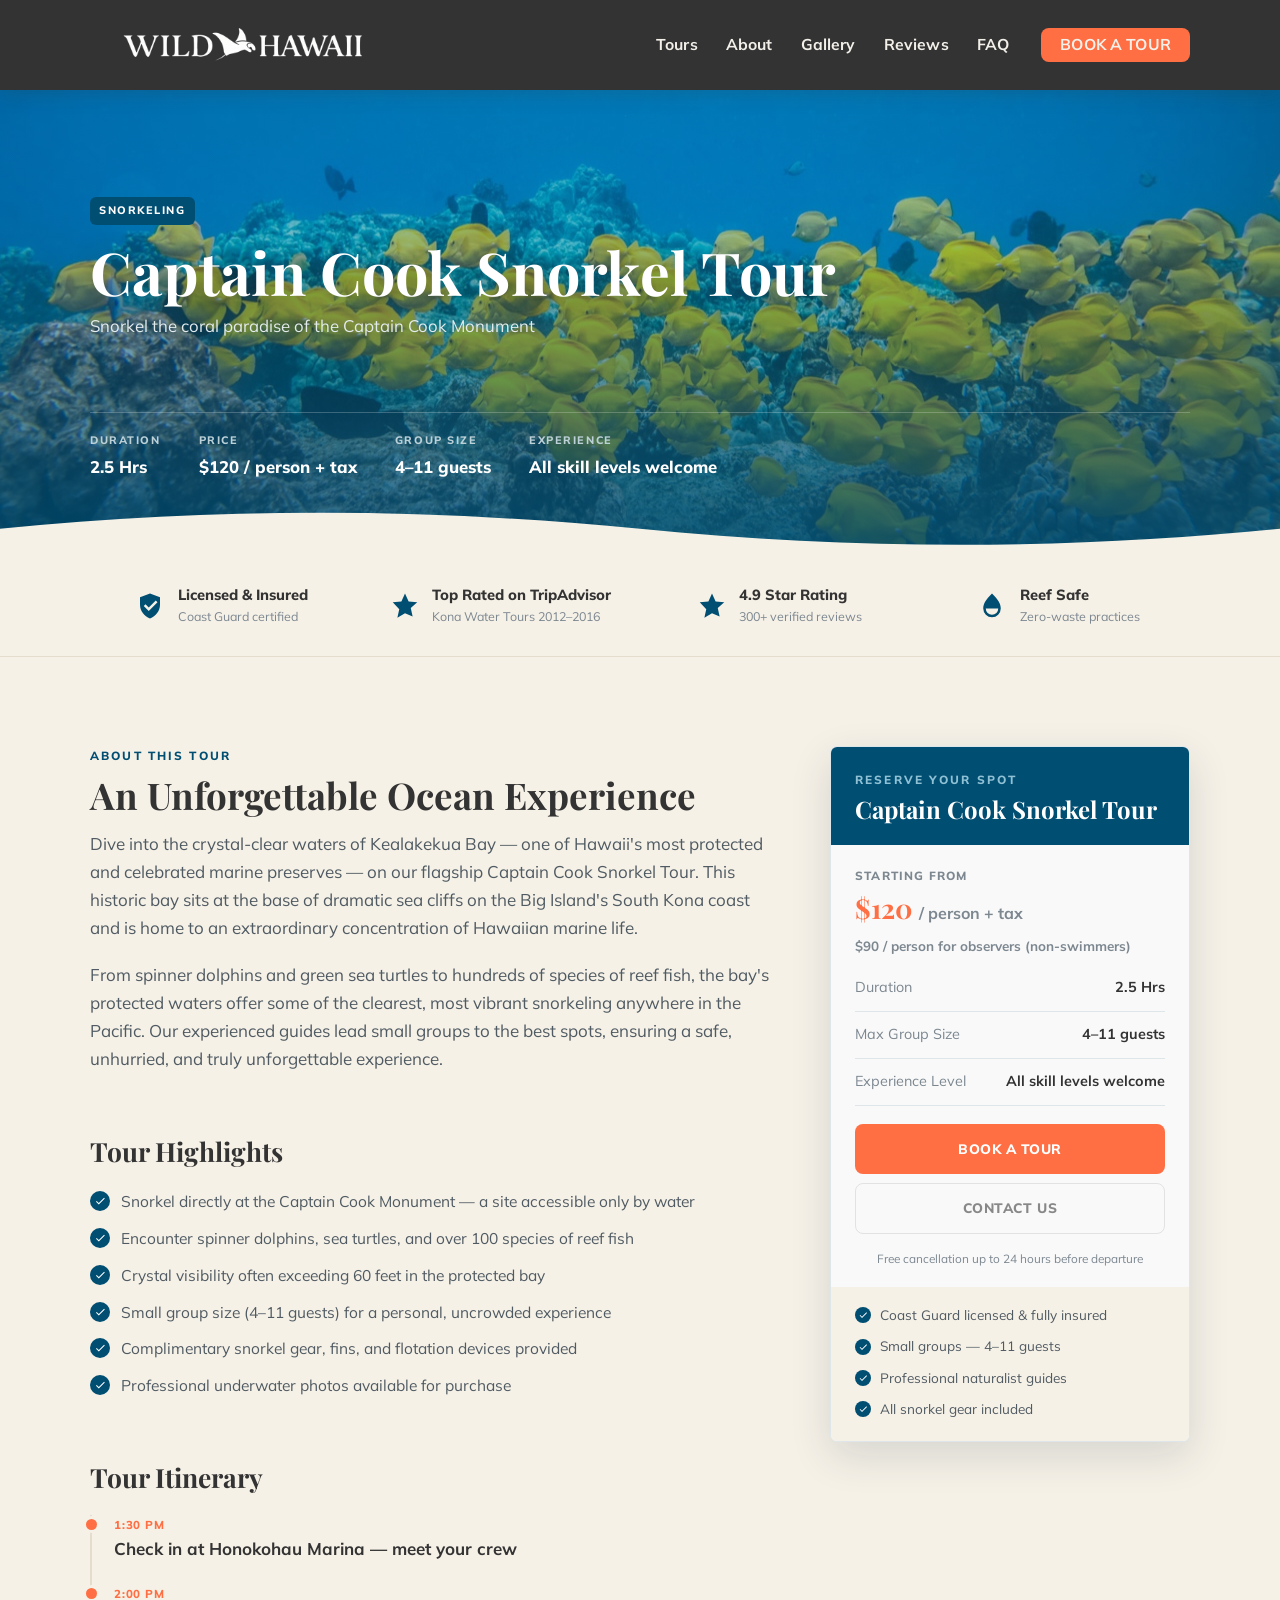
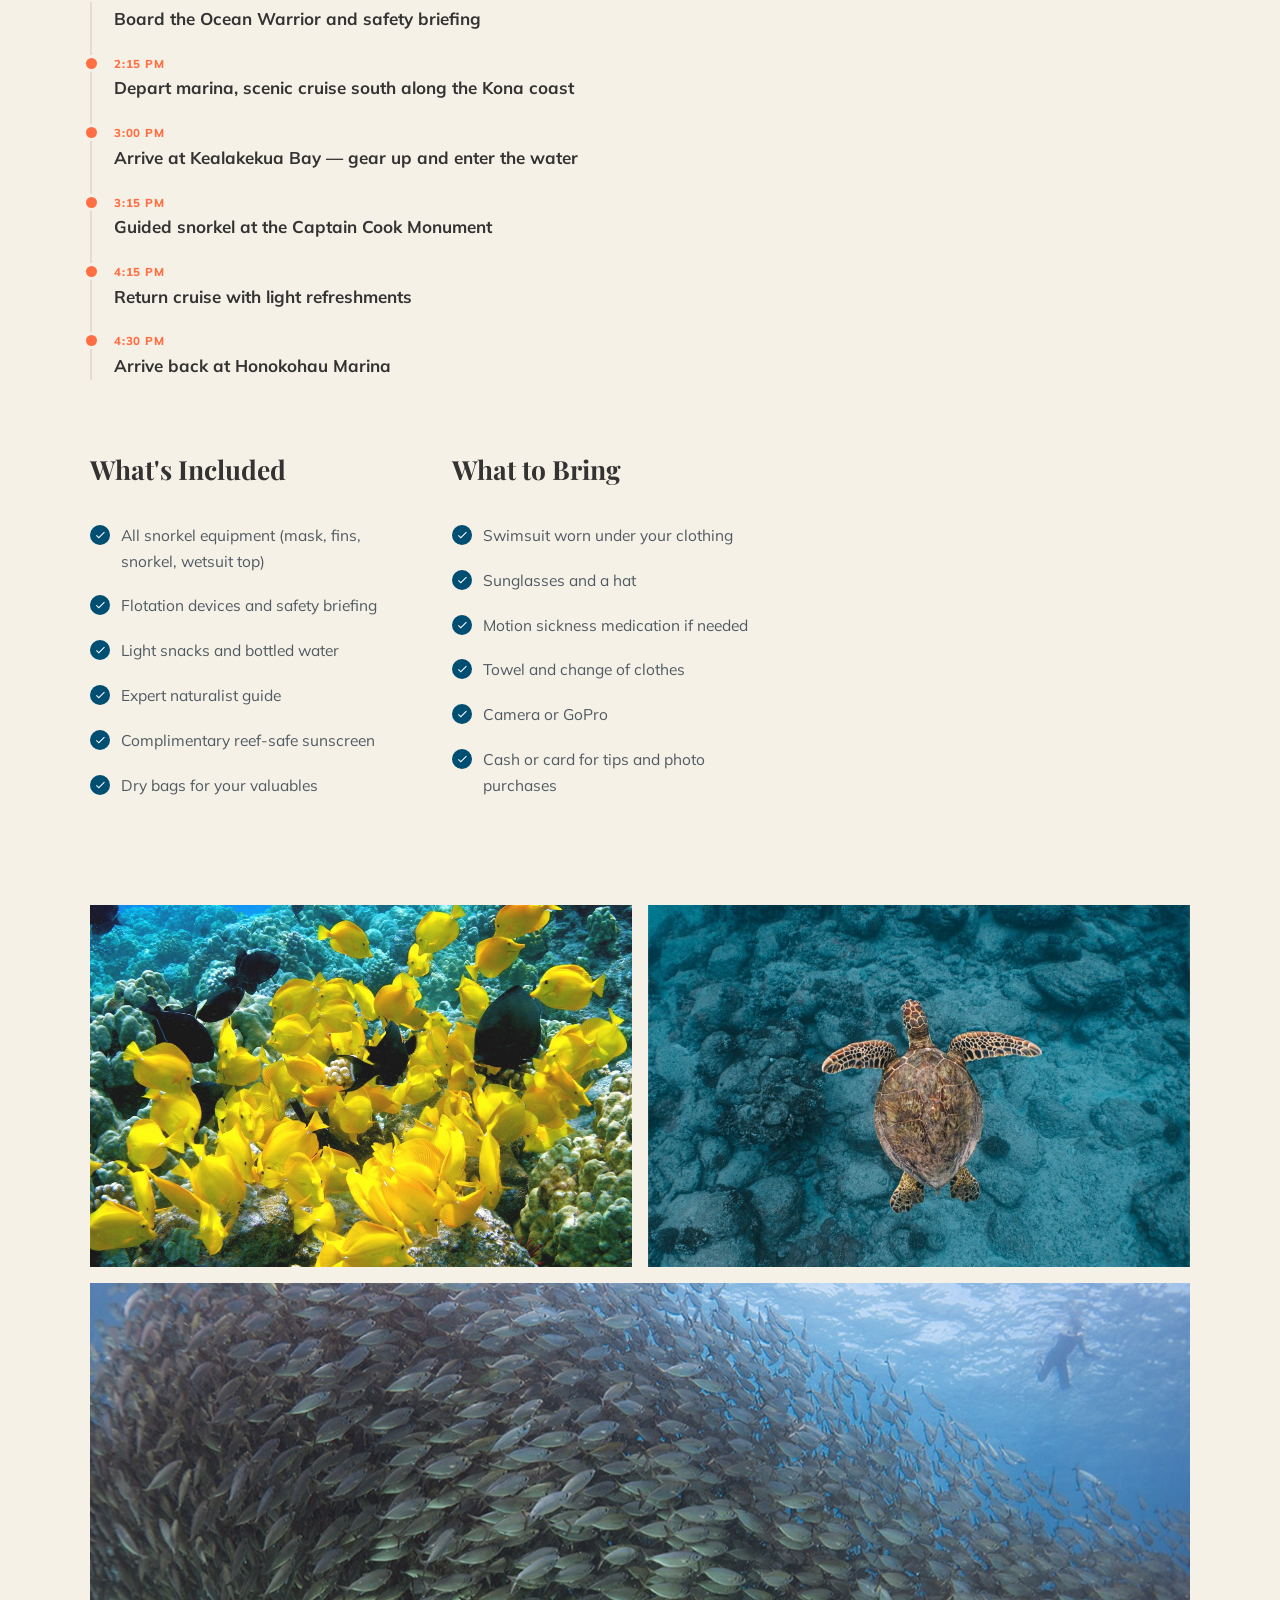
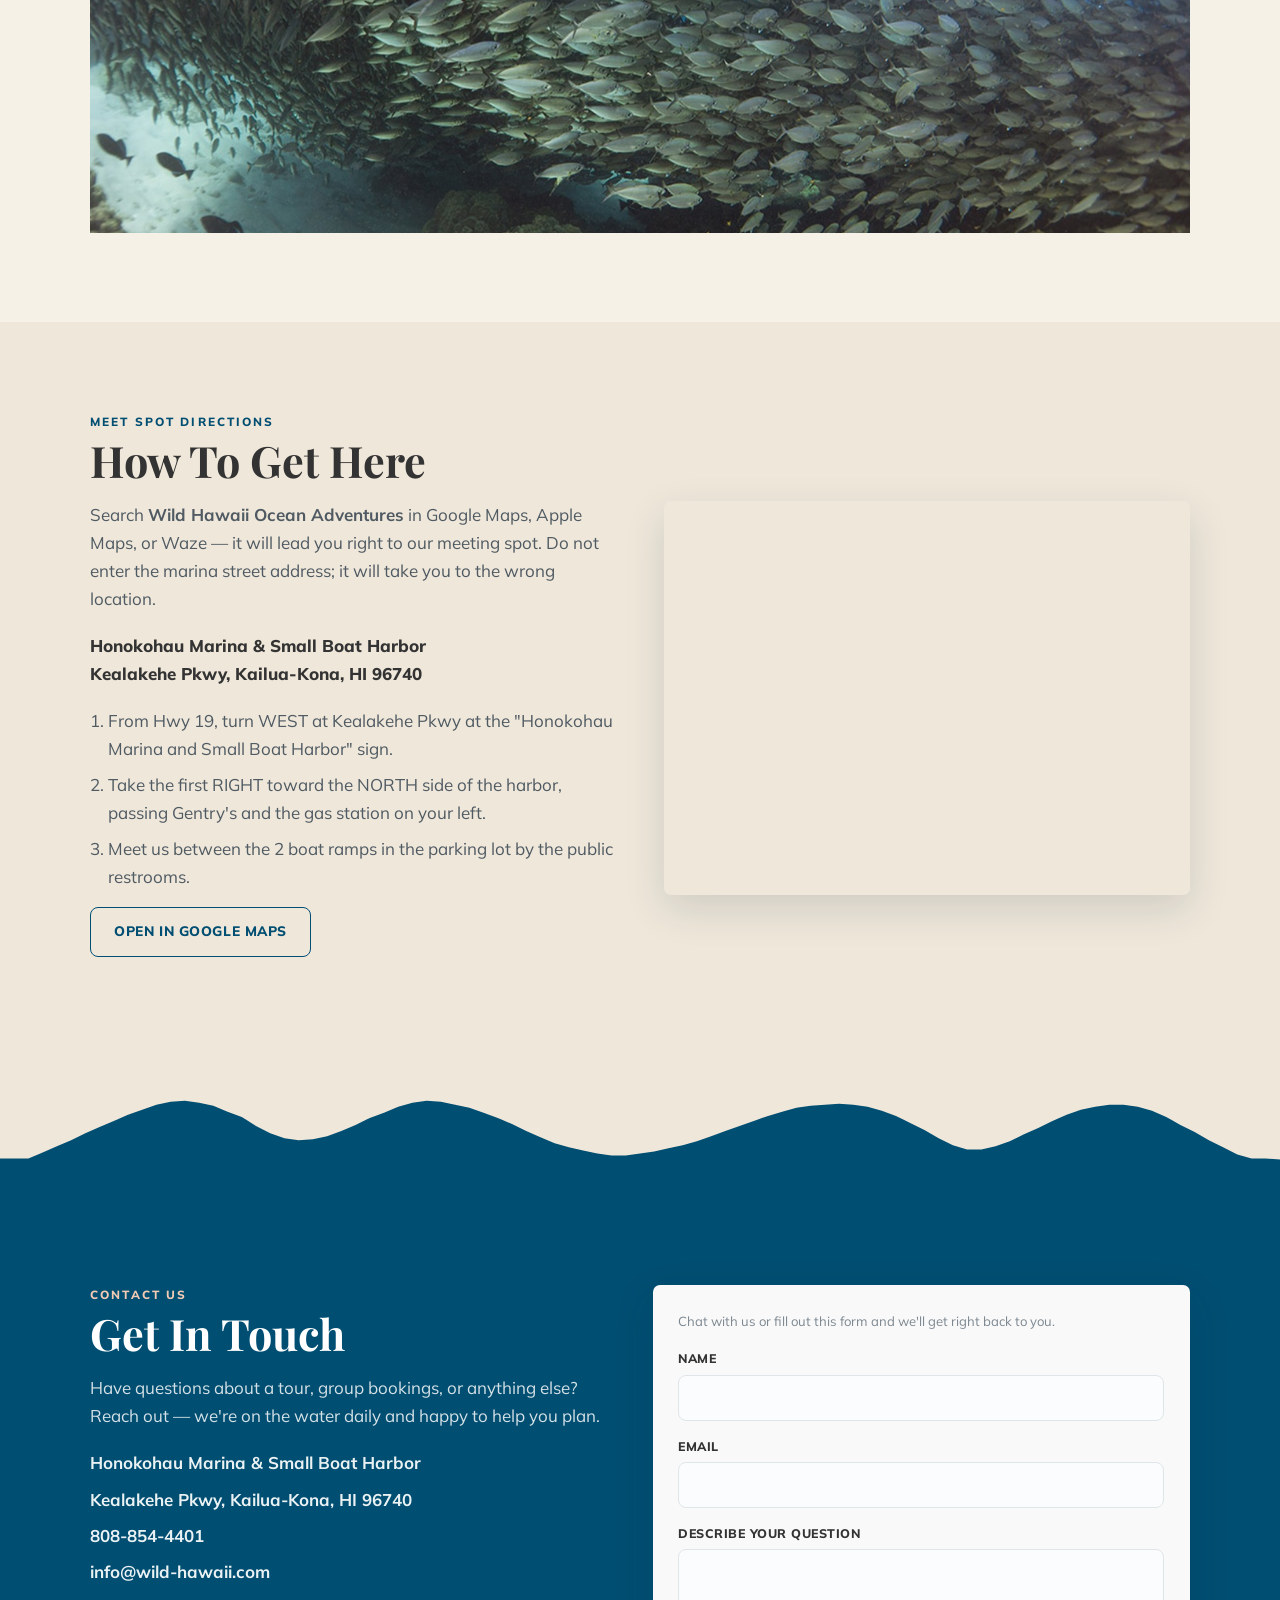
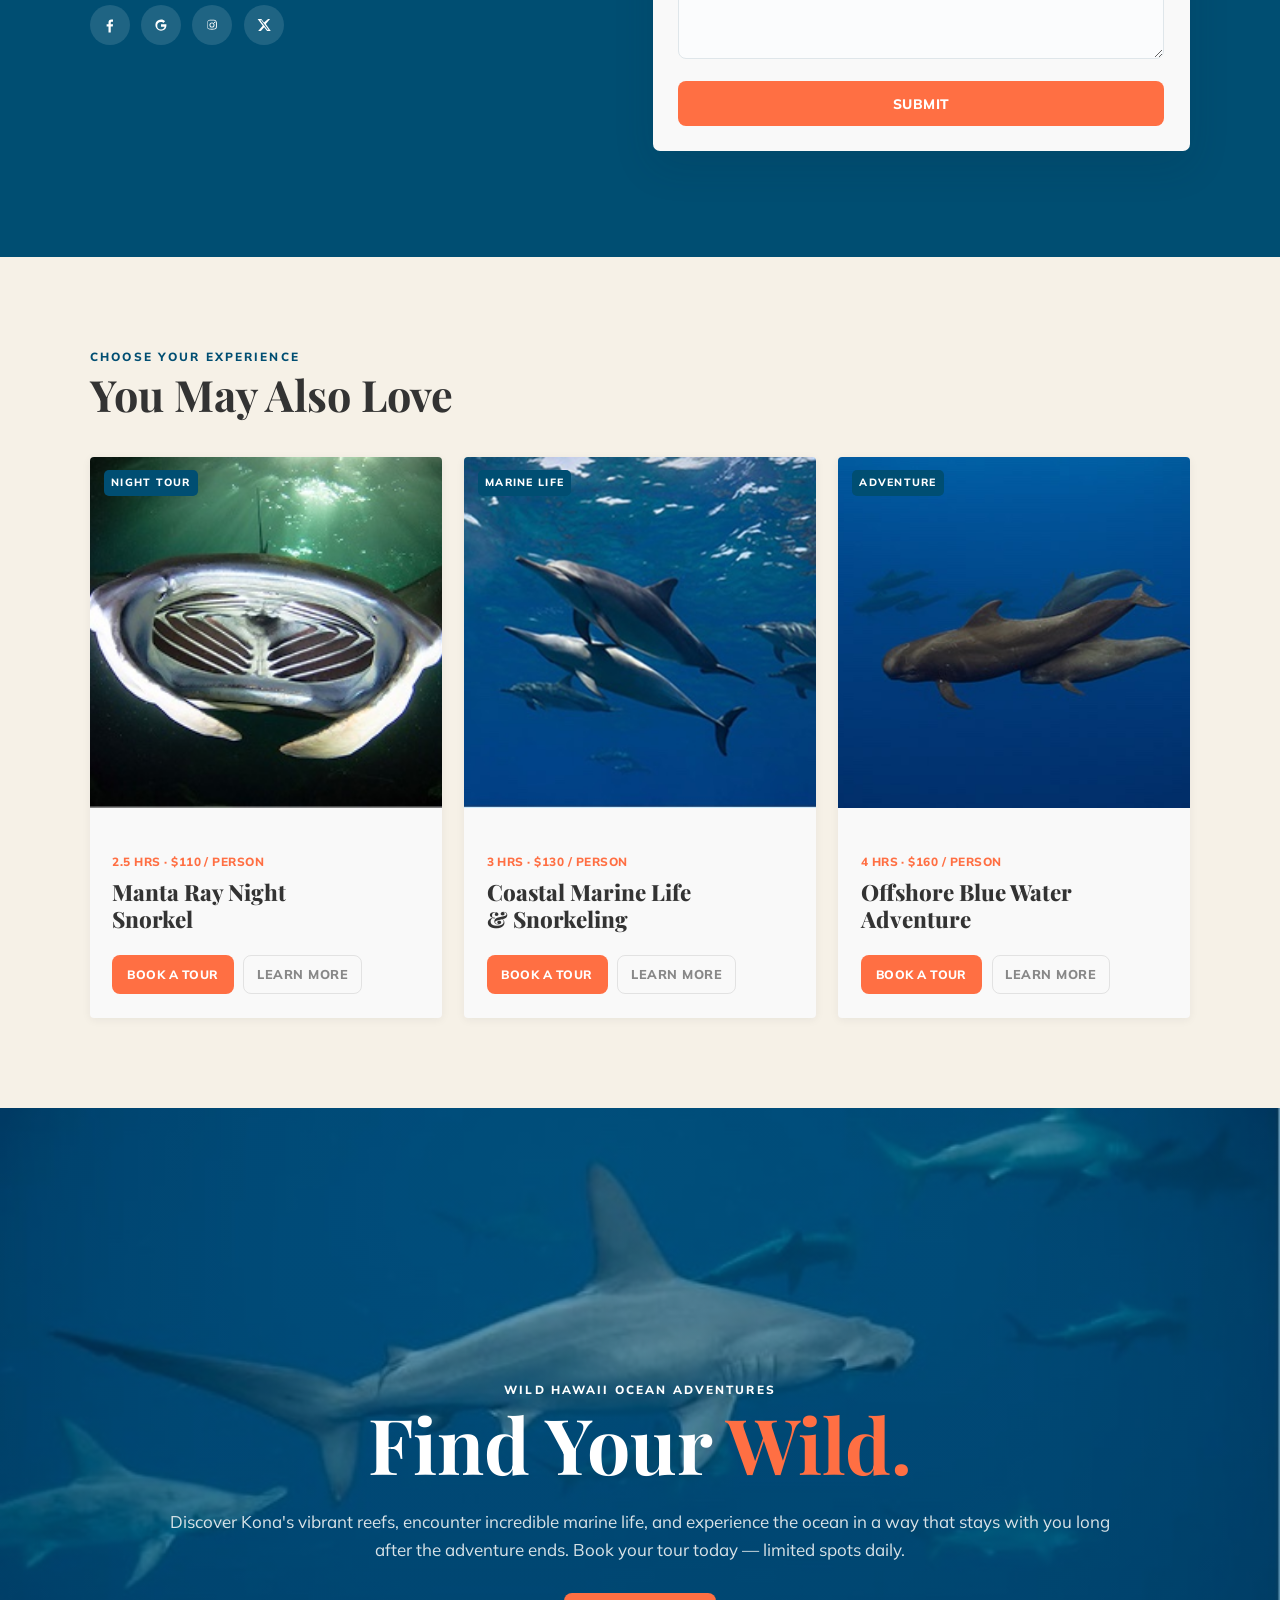
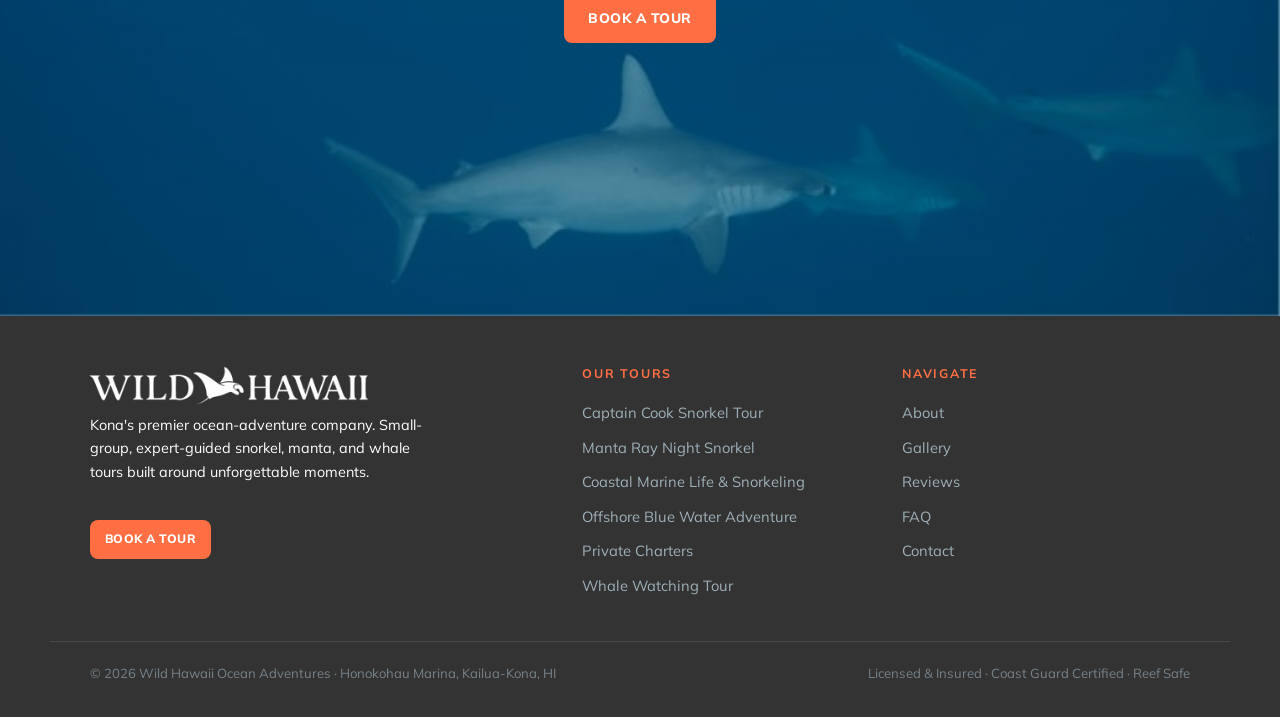
<file: captain-cook-snorkel.html>
<!DOCTYPE html>
<html lang="en">
<head>
  <meta charset="UTF-8" />
  <meta name="viewport" content="width=device-width, initial-scale=1" />
  <title>Captain Cook Snorkel Tour — Wild Hawaii Ocean Adventures</title>
  <meta name="description" content="Snorkel Kealakekua Bay and the Captain Cook Monument — one of Hawaii's most protected marine preserves. 2.5-hour small-group tour from Honokohau Marina, Kona. $130/person." />
  <meta property="og:title" content="Captain Cook Snorkel Tour — Wild Hawaii Ocean Adventures" />
  <meta property="og:description" content="Snorkel the crystal-clear, protected waters of Kealakekua Bay with expert guides. Small groups, all skill levels welcome." />
  <meta property="og:type" content="website" />
  <link rel="icon" href="images/check.svg" />
  <link rel="preconnect" href="https://fonts.googleapis.com" />
  <link rel="preconnect" href="https://fonts.gstatic.com" crossorigin />
  <link href="https://fonts.googleapis.com/css2?family=Playfair+Display:ital,wght@0,500;0,700;0,800;1,500;1,700&family=Mulish:wght@400;600;700;800&display=swap" rel="stylesheet" />
  <link rel="stylesheet" href="css/styles.css" />
</head>
<body>
  <a class="skip" href="#main">Skip to content</a>

  <!-- ===================== HEADER ===================== -->
  <header class="site-header">
    <div class="wrap nav">
      <a class="brand" href="index.html" aria-label="Wild Hawaii Ocean Adventures — home">
        <img class="brand-logo" src="images/logo-wild-hawaii.png" alt="Wild Hawaii Ocean Adventures" />
      </a>
      <nav class="nav-links" aria-label="Primary">
        <a href="tours.html">Tours</a>
        <a href="about.html">About</a>
        <a href="index.html#gallery">Gallery</a>
        <a href="index.html#reviews">Reviews</a>
        <a href="index.html#faq">FAQ</a>
        <a class="btn btn-primary btn-sm nav-cta" href="tours.html">Book A Tour</a>
      </nav>
      <button class="nav-toggle" aria-label="Open menu" aria-expanded="false">
        <svg viewBox="0 0 24 24" fill="none" stroke-width="2" stroke-linecap="round"><path d="M3 6h18M3 12h18M3 18h18"/></svg>
      </button>
    </div>
  </header>

  <main id="main">
    <!-- ===================== TOUR HERO ===================== -->
    <section class="tour-hero" style="background-image:url('images/tour-captain-cook.jpg')">
      <div class="wrap">
        <div class="tour-hero-inner">
          <span class="chip">Snorkeling</span>
          <h1>Captain Cook Snorkel Tour</h1>
          <p class="sub">Snorkel the coral paradise of the Captain Cook Monument</p>
        </div>
        <div class="facts">
          <div class="fact"><div class="k">Duration</div><div class="v">2.5 Hrs</div></div>
          <div class="fact"><div class="k">Price</div><div class="v">$120 / person + tax</div></div>
          <div class="fact"><div class="k">Group Size</div><div class="v">4–11 guests</div></div>
          <div class="fact"><div class="k">Experience</div><div class="v">All skill levels welcome</div></div>
        </div>
      </div>
      <svg class="hero-scrim-wave" viewBox="0 0 1440 60" preserveAspectRatio="none" aria-hidden="true"><path d="M0 60 V28 C 240 8 480 8 720 28 C 960 48 1200 48 1440 28 V60 Z"/></svg>
    </section>

    <!-- ===================== TRUST ===================== -->
    <section class="trust">
      <div class="wrap trust-row">
        <div class="trust-item"><svg viewBox="0 0 24 24" aria-hidden="true"><path d="M12 2 4 5v6c0 5 3.4 9 8 11 4.6-2 8-6 8-11V5l-8-3Zm-1 14-4-4 1.4-1.4L11 13.2l5.6-5.6L18 9l-7 7Z"/></svg><div><b>Licensed &amp; Insured</b><span>Coast Guard certified</span></div></div>
        <div class="trust-item"><svg viewBox="0 0 24 24" aria-hidden="true"><path d="m12 2 2.9 6.3 6.9.7-5.2 4.6 1.5 6.8L12 17.8 5.9 21.4l1.5-6.8L2.2 9.0l6.9-.7L12 2Z"/></svg><div><b>Top Rated on TripAdvisor</b><span>Kona Water Tours 2012–2016</span></div></div>
        <div class="trust-item"><svg viewBox="0 0 24 24" aria-hidden="true"><path d="m12 2 2.9 6.3 6.9.7-5.2 4.6 1.5 6.8L12 17.8 5.9 21.4l1.5-6.8L2.2 9.0l6.9-.7L12 2Z"/></svg><div><b>4.9 Star Rating</b><span>300+ verified reviews</span></div></div>
        <div class="trust-item"><svg viewBox="0 0 24 24" aria-hidden="true"><path d="M12 2C7 7 5 10 5 14a7 7 0 0 0 14 0c0-4-2-7-7-12Zm0 17a5 5 0 0 1-5-5h10a5 5 0 0 1-5 5Z"/></svg><div><b>Reef Safe</b><span>Zero-waste practices</span></div></div>
      </div>
    </section>

    <!-- ===================== TOUR BODY ===================== -->
    <section class="section">
      <div class="wrap tour-layout">
        <div class="prose reveal">
          <p class="eyebrow">About This Tour</p>
          <h2>An Unforgettable Ocean Experience</h2>
          <p>Dive into the crystal-clear waters of Kealakekua Bay — one of Hawaii's most protected and celebrated marine preserves — on our flagship Captain Cook Snorkel Tour. This historic bay sits at the base of dramatic sea cliffs on the Big Island's South Kona coast and is home to an extraordinary concentration of Hawaiian marine life.</p>
          <p>From spinner dolphins and green sea turtles to hundreds of species of reef fish, the bay's protected waters offer some of the clearest, most vibrant snorkeling anywhere in the Pacific. Our experienced guides lead small groups to the best spots, ensuring a safe, unhurried, and truly unforgettable experience.</p>

          <h3>Tour Highlights</h3>
          <ul class="checklist">
            <li>Snorkel directly at the Captain Cook Monument — a site accessible only by water</li>
            <li>Encounter spinner dolphins, sea turtles, and over 100 species of reef fish</li>
            <li>Crystal visibility often exceeding 60 feet in the protected bay</li>
            <li>Small group size (4–11 guests) for a personal, uncrowded experience</li>
            <li>Complimentary snorkel gear, fins, and flotation devices provided</li>
            <li>Professional underwater photos available for purchase</li>
          </ul>

          <h3>Tour Itinerary</h3>
          <ul class="timeline">
            <li><div class="t">1:30 PM</div><div class="d">Check in at Honokohau Marina — meet your crew</div></li>
            <li><div class="t">2:00 PM</div><div class="d">Board the Ocean Warrior and safety briefing</div></li>
            <li><div class="t">2:15 PM</div><div class="d">Depart marina, scenic cruise south along the Kona coast</div></li>
            <li><div class="t">3:00 PM</div><div class="d">Arrive at Kealakekua Bay — gear up and enter the water</div></li>
            <li><div class="t">3:15 PM</div><div class="d">Guided snorkel at the Captain Cook Monument</div></li>
            <li><div class="t">4:15 PM</div><div class="d">Return cruise with light refreshments</div></li>
            <li><div class="t">4:30 PM</div><div class="d">Arrive back at Honokohau Marina</div></li>
          </ul>

          <div class="two-col">
            <div>
              <h3>What's Included</h3>
              <ul class="checklist">
                <li>All snorkel equipment (mask, fins, snorkel, wetsuit top)</li>
                <li>Flotation devices and safety briefing</li>
                <li>Light snacks and bottled water</li>
                <li>Expert naturalist guide</li>
                <li>Complimentary reef-safe sunscreen</li>
                <li>Dry bags for your valuables</li>
              </ul>
            </div>
            <div>
              <h3>What to Bring</h3>
              <ul class="checklist">
                <li>Swimsuit worn under your clothing</li>
                <li>Sunglasses and a hat</li>
                <li>Motion sickness medication if needed</li>
                <li>Towel and change of clothes</li>
                <li>Camera or GoPro</li>
                <li>Cash or card for tips and photo purchases</li>
              </ul>
            </div>
          </div>
        </div>

        <!-- booking card -->
        <aside id="book">
          <div class="booking reveal">
            <div class="head">
              <p class="eyebrow">Reserve Your Spot</p>
              <h3>Captain Cook Snorkel Tour</h3>
            </div>
            <div class="price-block">
              <div class="price-lbl">Starting from</div>
              <div class="price">$120 <span style="font-size:1rem;color:var(--muted);font-family:var(--sans);font-weight:700;">/ person + tax</span></div>
              <div class="price-observer">$90 / person for observers (non-swimmers)</div>
            </div>
            <div class="rows">
              <div class="row"><span class="k">Duration</span><span class="v">2.5 Hrs</span></div>
              <div class="row"><span class="k">Max Group Size</span><span class="v">4–11 guests</span></div>
              <div class="row"><span class="k">Experience Level</span><span class="v">All skill levels welcome</span></div>
            </div>
            <div class="cta">
              <a class="btn btn-primary btn-block" href="#contact">Book A Tour</a>
              <a class="btn btn-outline btn-block" href="#contact">Contact Us</a>
            </div>
            <div class="note">Free cancellation up to 24 hours before departure</div>
            <ul class="perks">
              <li>Coast Guard licensed &amp; fully insured</li>
              <li>Small groups — 4–11 guests</li>
              <li>Professional naturalist guides</li>
              <li>All snorkel gear included</li>
            </ul>
          </div>
        </aside>
        <div class="tour-gallery reveal">
          <a href="images/g-tangs.jpg"><img src="images/g-tangs.jpg" alt="Yellow tangs over the reef at Kealakekua Bay" /></a>
          <a href="images/gallery-3.jpg"><img src="images/gallery-3.jpg" alt="Green sea turtle over the reef" /></a>
          <a class="wide" href="images/g-baitball.jpg"><img src="images/g-baitball.jpg" alt="A huge school of fish in the bay" /></a>
        </div>
      </div>
    </section>

    <!-- ===================== DIRECTIONS ===================== -->
    <section class="section directions">
      <div class="wrap">
        <p class="eyebrow">Meet Spot Directions</p>
        <h2 class="h-section">How To Get Here</h2>
        <div class="dir-grid">
          <div>
            <p>Search <b>Wild Hawaii Ocean Adventures</b> in Google Maps, Apple Maps, or Waze — it will lead you right to our meeting spot. Do not enter the marina street address; it will take you to the wrong location.</p>
            <p class="addr">Honokohau Marina &amp; Small Boat Harbor<br />Kealakehe Pkwy, Kailua-Kona, HI 96740</p>
            <ol>
              <li>From Hwy 19, turn WEST at Kealakehe Pkwy at the "Honokohau Marina and Small Boat Harbor" sign.</li>
              <li>Take the first RIGHT toward the NORTH side of the harbor, passing Gentry's and the gas station on your left.</li>
              <li>Meet us between the 2 boat ramps in the parking lot by the public restrooms.</li>
            </ol>
            <a class="btn btn-outline" href="https://www.google.com/maps/search/?api=1&query=Honokohau+Small+Boat+Harbor+Kailua-Kona+HI" target="_blank" rel="noopener">Open in Google Maps</a>
          </div>
          <div class="map-frame">
            <iframe title="Map to Honokohau Small Boat Harbor" loading="lazy" referrerpolicy="no-referrer-when-downgrade"
              src="https://maps.google.com/maps?q=Honokohau%20Small%20Boat%20Harbor%2C%20Kailua-Kona%2C%20HI&t=&z=13&ie=UTF8&iwloc=&output=embed"></iframe>
          </div>
        </div>
      </div>
    </section>

    <!-- ===================== CONTACT ===================== -->
    <svg class="contact-wave from-cream" viewBox="0 0 1440 130" preserveAspectRatio="none" aria-hidden="true"><path d="M0 130 L0 99 L16 99 L32 99 L48 93 L64 87 L80 81 L96 74 L112 68 L128 62 L144 56 L160 51 L176 46 L192 43 L208 42 L224 44 L240 47 L256 53 L272 58 L288 67 L304 74 L320 79 L336 81 L352 80 L368 77 L384 72 L400 66 L416 59 L432 54 L448 48 L464 44 L480 42 L496 43 L512 46 L528 49 L544 54 L560 59 L576 65 L592 72 L608 78 L624 84 L640 88 L656 91 L672 94 L688 96 L704 96 L720 94 L736 92 L752 89 L768 86 L784 82 L800 77 L816 72 L832 67 L848 62 L864 57 L880 53 L896 49 L912 47 L928 46 L944 45 L960 46 L976 48 L992 52 L1008 57 L1024 64 L1040 71 L1056 79 L1072 86 L1088 90 L1104 90 L1120 87 L1136 82 L1152 75 L1168 69 L1184 62 L1200 56 L1216 51 L1232 48 L1248 46 L1264 46 L1280 48 L1296 52 L1312 58 L1328 66 L1344 73 L1360 81 L1376 88 L1392 95 L1408 99 L1424 99 L1440 100 L1440 130 Z"/></svg>
    <section class="section contact" id="contact" style="padding-top:6rem">
      <div class="wrap contact-grid">
        <div class="reveal">
          <p class="eyebrow">Contact Us</p>
          <h2 class="h-section">Get In Touch</h2>
          <p>Have questions about a tour, group bookings, or anything else? Reach out — we're on the water daily and happy to help you plan.</p>
          <div class="lines">
            <span><b>Honokohau Marina &amp; Small Boat Harbor</b></span>
            <span>Kealakehe Pkwy, Kailua-Kona, HI 96740</span>
            <a href="tel:18088544401">808-854-4401</a>
            <a href="mailto:info@wild-hawaii.com">info@wild-hawaii.com</a>
          </div>
          <div class="socials">
            <a href="#" aria-label="Facebook"><svg viewBox="0 0 24 24"><path d="M13 22v-8h2.7l.4-3H13V9c0-.9.3-1.5 1.6-1.5H16V4.8c-.3 0-1.2-.1-2.3-.1-2.3 0-3.7 1.4-3.7 3.9V11H7.5v3H10v8h3Z"/></svg></a>
            <a href="#" aria-label="Google"><svg viewBox="0 0 24 24"><path d="M12 11v3.4h4.8c-.2 1.2-1.5 3.6-4.8 3.6a5 5 0 0 1 0-10c1.6 0 2.6.7 3.2 1.2l2.2-2.1C16.1 5.3 14.3 4.5 12 4.5a7.5 7.5 0 1 0 0 15c4.3 0 7.2-3 7.2-7.3 0-.5 0-.9-.1-1.2H12Z"/></svg></a>
            <a href="#" aria-label="Instagram"><svg viewBox="0 0 24 24"><path d="M12 8.6A3.4 3.4 0 1 0 12 15.4 3.4 3.4 0 0 0 12 8.6Zm0 5.6a2.2 2.2 0 1 1 0-4.4 2.2 2.2 0 0 1 0 4.4Zm4.3-5.7a.8.8 0 1 1-1.6 0 .8.8 0 0 1 1.6 0ZM18.5 9c-.1-1.1-.3-2-1.1-2.8-.8-.8-1.7-1-2.8-1.1C13.5 5 10.5 5 9.4 5.1c-1.1.1-2 .3-2.8 1.1-.8.8-1 1.7-1.1 2.8C5.4 10.1 5.4 13.1 5.5 14.2c.1 1.1.3 2 1.1 2.8.8.8 1.7 1 2.8 1.1 1.1.1 4.1.1 5.2 0 1.1-.1 2-.3 2.8-1.1.8-.8 1-1.7 1.1-2.8.1-1.1.1-4.1 0-5.2Zm-1.5 6.5c-.2.6-.7 1-1.3 1.3-.9.3-3 .3-4 .3s-3.1 0-4-.3a2.3 2.3 0 0 1-1.3-1.3c-.3-.9-.3-3-.3-4s0-3.1.3-4c.3-.6.7-1 1.3-1.3.9-.3 3-.3 4-.3s3.1 0 4 .3c.6.3 1 .7 1.3 1.3.3.9.3 3 .3 4s0 3.1-.3 4Z"/></svg></a>
            <a href="#" aria-label="X"><svg viewBox="0 0 24 24"><path d="M17.5 4h2.6l-5.7 6.5L21 20h-4.9l-3.9-5-4.4 5H4.2l6.1-7L3.5 4h5l3.5 4.6L17.5 4Zm-.9 14.4h1.4L8.5 5.5H7l9.6 12.9Z"/></svg></a>
          </div>
        </div>
        <div class="form-card reveal">
          <p class="hint">Chat with us or fill out this form and we'll get right back to you.</p>
          <form data-contact action="#" novalidate>
            <div class="field"><label for="name">Name</label><input id="name" name="name" type="text" required autocomplete="name" /></div>
            <div class="field"><label for="email">Email</label><input id="email" name="email" type="email" required autocomplete="email" /></div>
            <div class="field"><label for="msg">Describe your question</label><textarea id="msg" name="message" required></textarea></div>
            <button class="btn btn-primary btn-block" type="submit">Submit</button>
            <p class="form-success" role="status">Thanks! Your message is on its way — we'll be in touch shortly.</p>
          </form>
        </div>
      </div>
    </section>

    <!-- ===================== RELATED ===================== -->
    <section class="section">
      <div class="wrap">
        <p class="eyebrow">Choose Your Experience</p>
        <h2 class="h-section">You May Also Love</h2>
        <div class="related-grid">
          <article class="tour-card reveal">
            <a class="media" href="manta-ray-night-snorkel.html"><span class="tag coral">Night Tour</span><img src="images/tour-manta-ray.jpg" alt="Manta ray at night" /></a>
            <div class="body"><p class="meta">2.5 Hrs · $110 / person</p><h3>Manta Ray Night Snorkel</h3><div class="actions"><a class="btn btn-primary btn-sm" href="manta-ray-night-snorkel.html">Book A Tour</a><a class="learn" href="manta-ray-night-snorkel.html">Learn More</a></div></div>
          </article>
          <article class="tour-card reveal">
            <a class="media" href="coastal-marine-life.html"><span class="tag">Marine Life</span><img src="images/tour-coastal-marine.jpg" alt="Coastal marine life" /></a>
            <div class="body"><p class="meta">3 Hrs · $130 / person</p><h3>Coastal Marine Life &amp; Snorkeling</h3><div class="actions"><a class="btn btn-primary btn-sm" href="coastal-marine-life.html">Book A Tour</a><a class="learn" href="coastal-marine-life.html">Learn More</a></div></div>
          </article>
          <article class="tour-card reveal">
            <a class="media" href="offshore-blue-water.html"><span class="tag">Adventure</span><img src="images/tour-offshore-blue.jpg" alt="Offshore blue water" /></a>
            <div class="body"><p class="meta">4 Hrs · $160 / person</p><h3>Offshore Blue Water Adventure</h3><div class="actions"><a class="btn btn-primary btn-sm" href="offshore-blue-water.html">Book A Tour</a><a class="learn" href="offshore-blue-water.html">Learn More</a></div></div>
          </article>
        </div>
      </div>
    </section>

    <!-- ===================== CTA ===================== -->
    <section class="cta-band">
      <div class="wrap inner reveal">
        <p class="eyebrow">Wild Hawaii Ocean Adventures</p>
        <h2>Find Your <span class="accent">Wild.</span></h2>
        <p>Discover Kona's vibrant reefs, encounter incredible marine life<span class="lead-trim">, and experience the ocean in a way that stays with you long after the adventure ends</span>. Book your tour today — limited spots daily.</p>
        <a class="btn btn-primary" href="tours.html">Book A Tour</a>
      </div>
    </section>
  </main>

  <!-- ===================== FOOTER ===================== -->
  <footer class="site-footer">
    <div class="wrap footer-grid">
      <div class="footer-brand">
        <a class="brand" href="index.html">
          <img class="brand-logo" src="images/logo-wild-hawaii.png" alt="Wild Hawaii Ocean Adventures" />
        </a>
        <p>Kona's premier ocean-adventure company. Small-group, expert-guided snorkel, manta, and whale tours built around unforgettable moments.</p>
        <a class="btn btn-primary btn-sm" href="tours.html">Book A Tour</a>
      </div>
      <div class="footer-col">
        <h4>Our Tours</h4>
        <a href="captain-cook-snorkel.html">Captain Cook Snorkel Tour</a>
        <a href="manta-ray-night-snorkel.html">Manta Ray Night Snorkel</a>
        <a href="coastal-marine-life.html">Coastal Marine Life &amp; Snorkeling</a>
        <a href="offshore-blue-water.html">Offshore Blue Water Adventure</a>
        <a href="private-charters.html">Private Charters</a>
        <a href="whale-watching.html">Whale Watching Tour</a>
      </div>
      <div class="footer-col">
        <h4>Navigate</h4>
        <a href="about.html">About</a>
        <a href="index.html#gallery">Gallery</a>
        <a href="index.html#reviews">Reviews</a>
        <a href="index.html#faq">FAQ</a>
        <a href="mailto:info@wild-hawaii.com">Contact</a>
      </div>
    </div>
    <div class="wrap footer-bottom">
      <span>© <span id="year">2026</span> Wild Hawaii Ocean Adventures · Honokohau Marina, Kailua-Kona, HI</span>
      <span>Licensed &amp; Insured · Coast Guard Certified · Reef Safe</span>
    </div>
  </footer>

  <script src="js/main.js"></script>
</body>
</html>
</file>
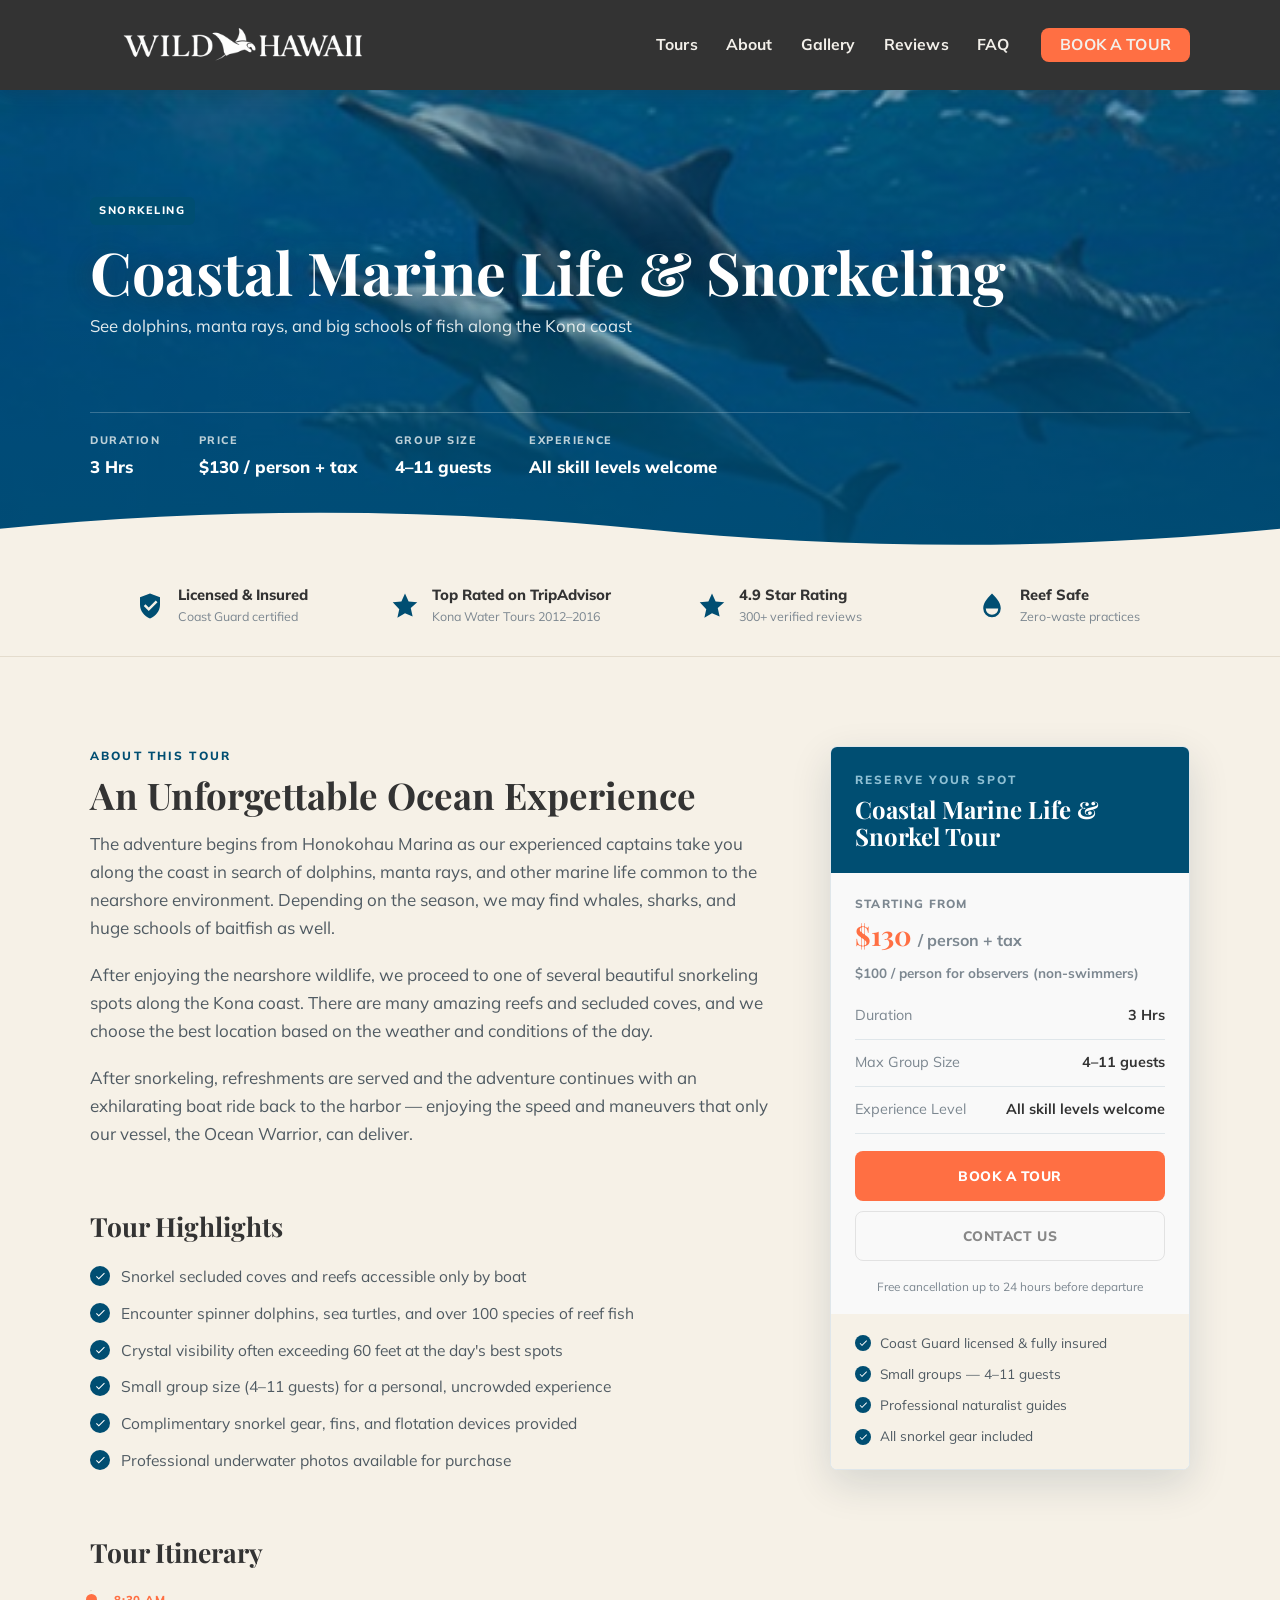
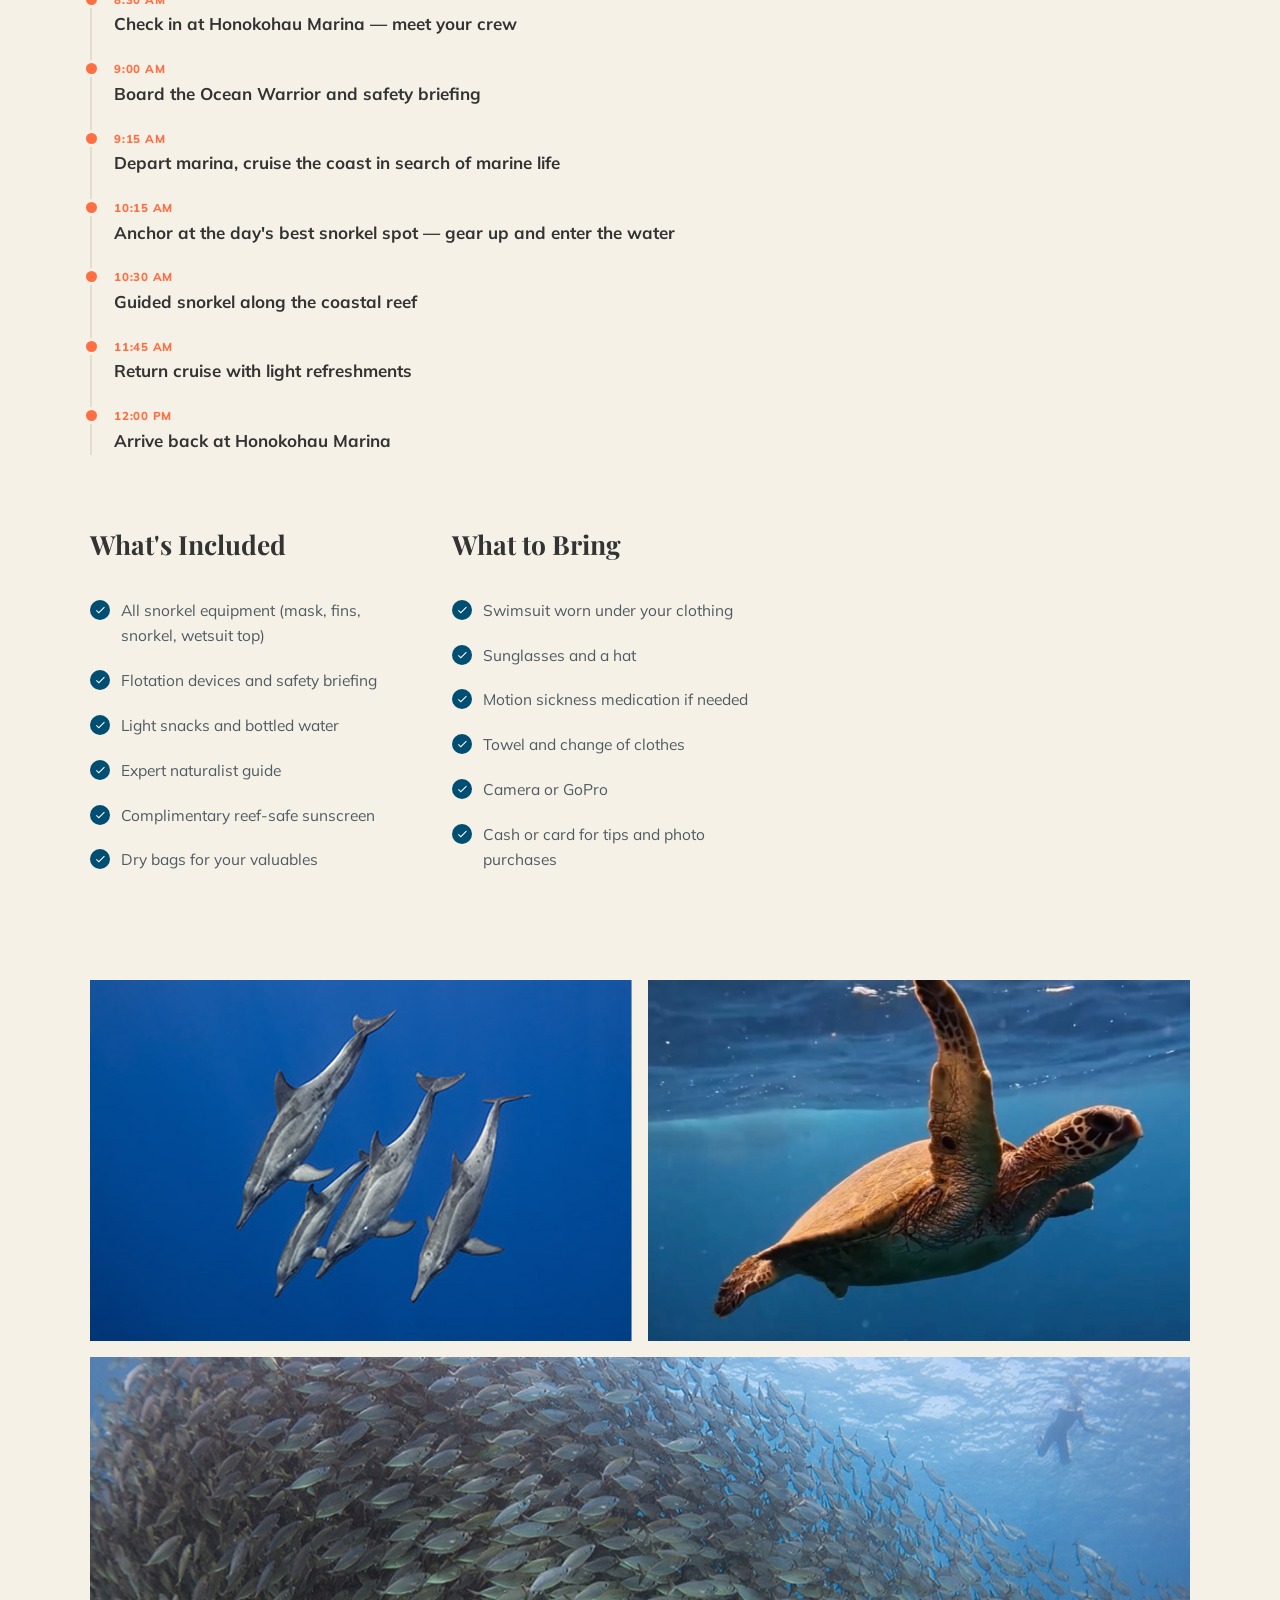
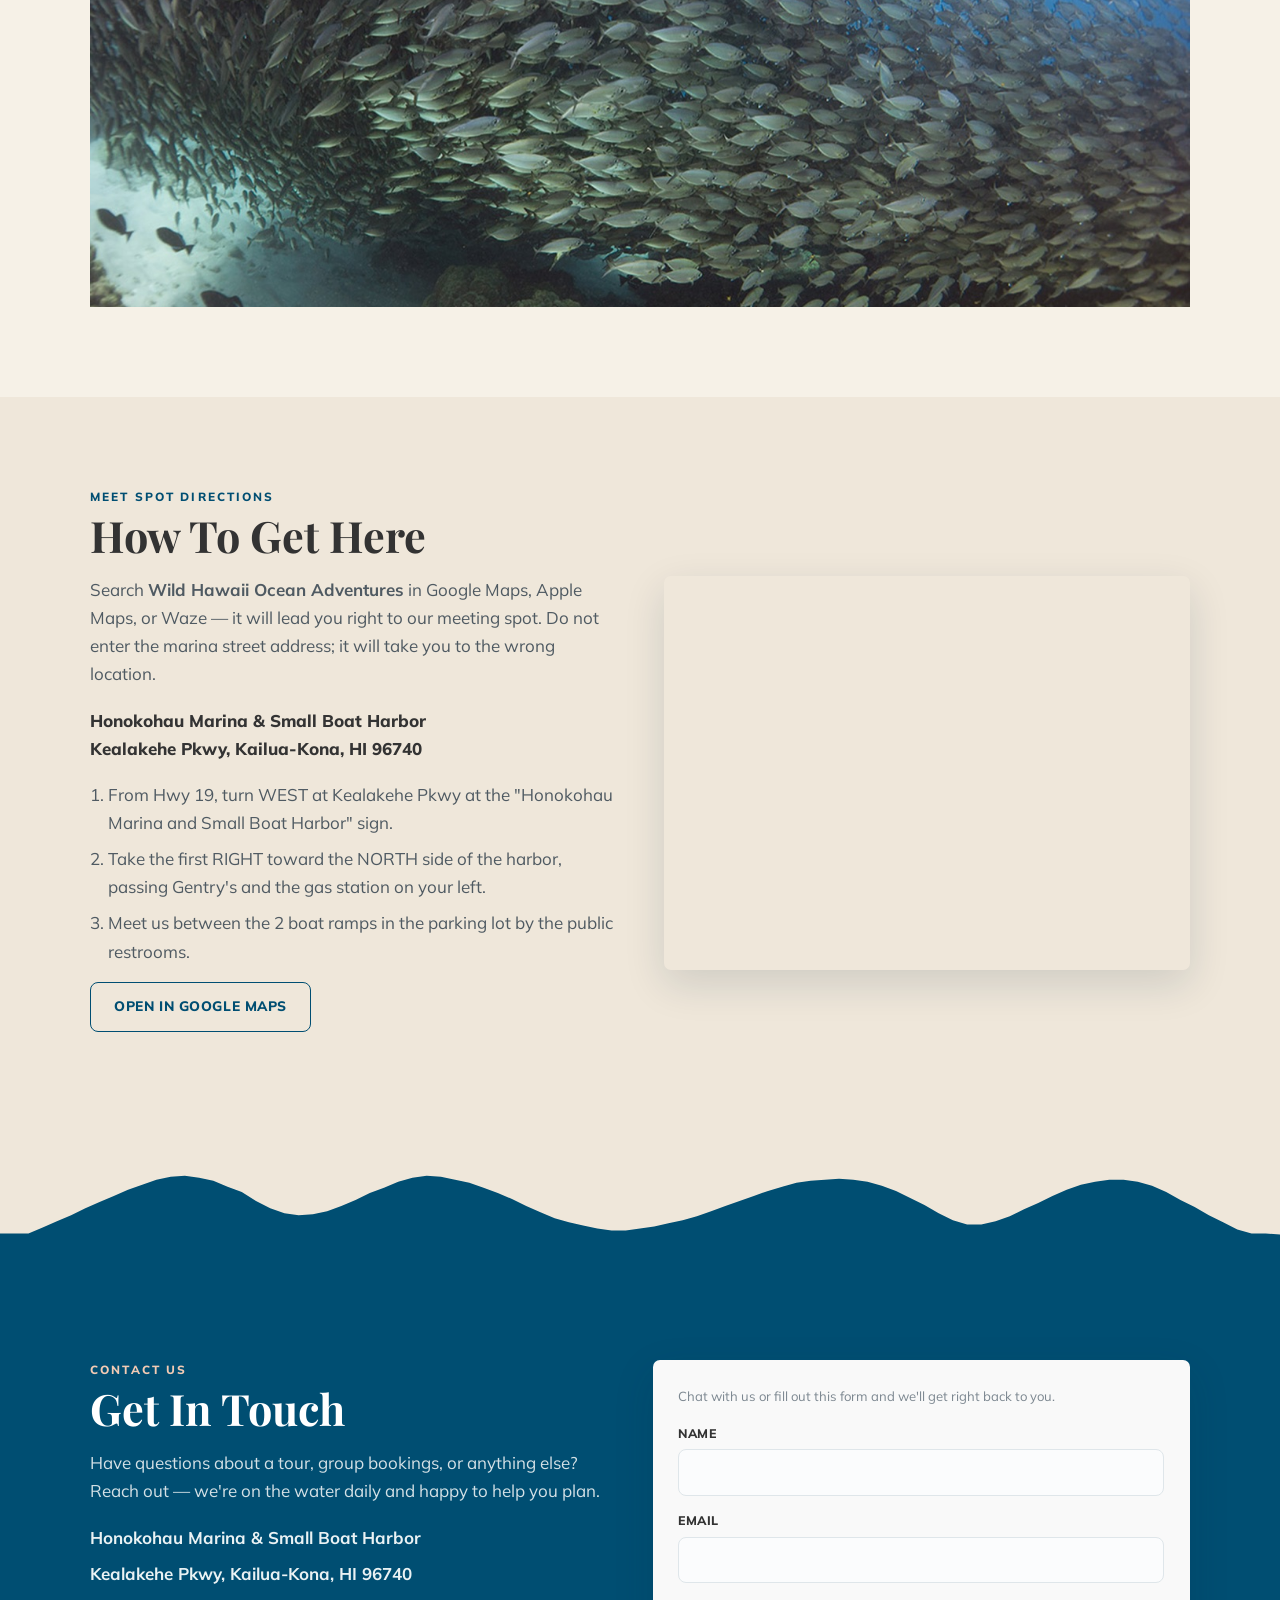
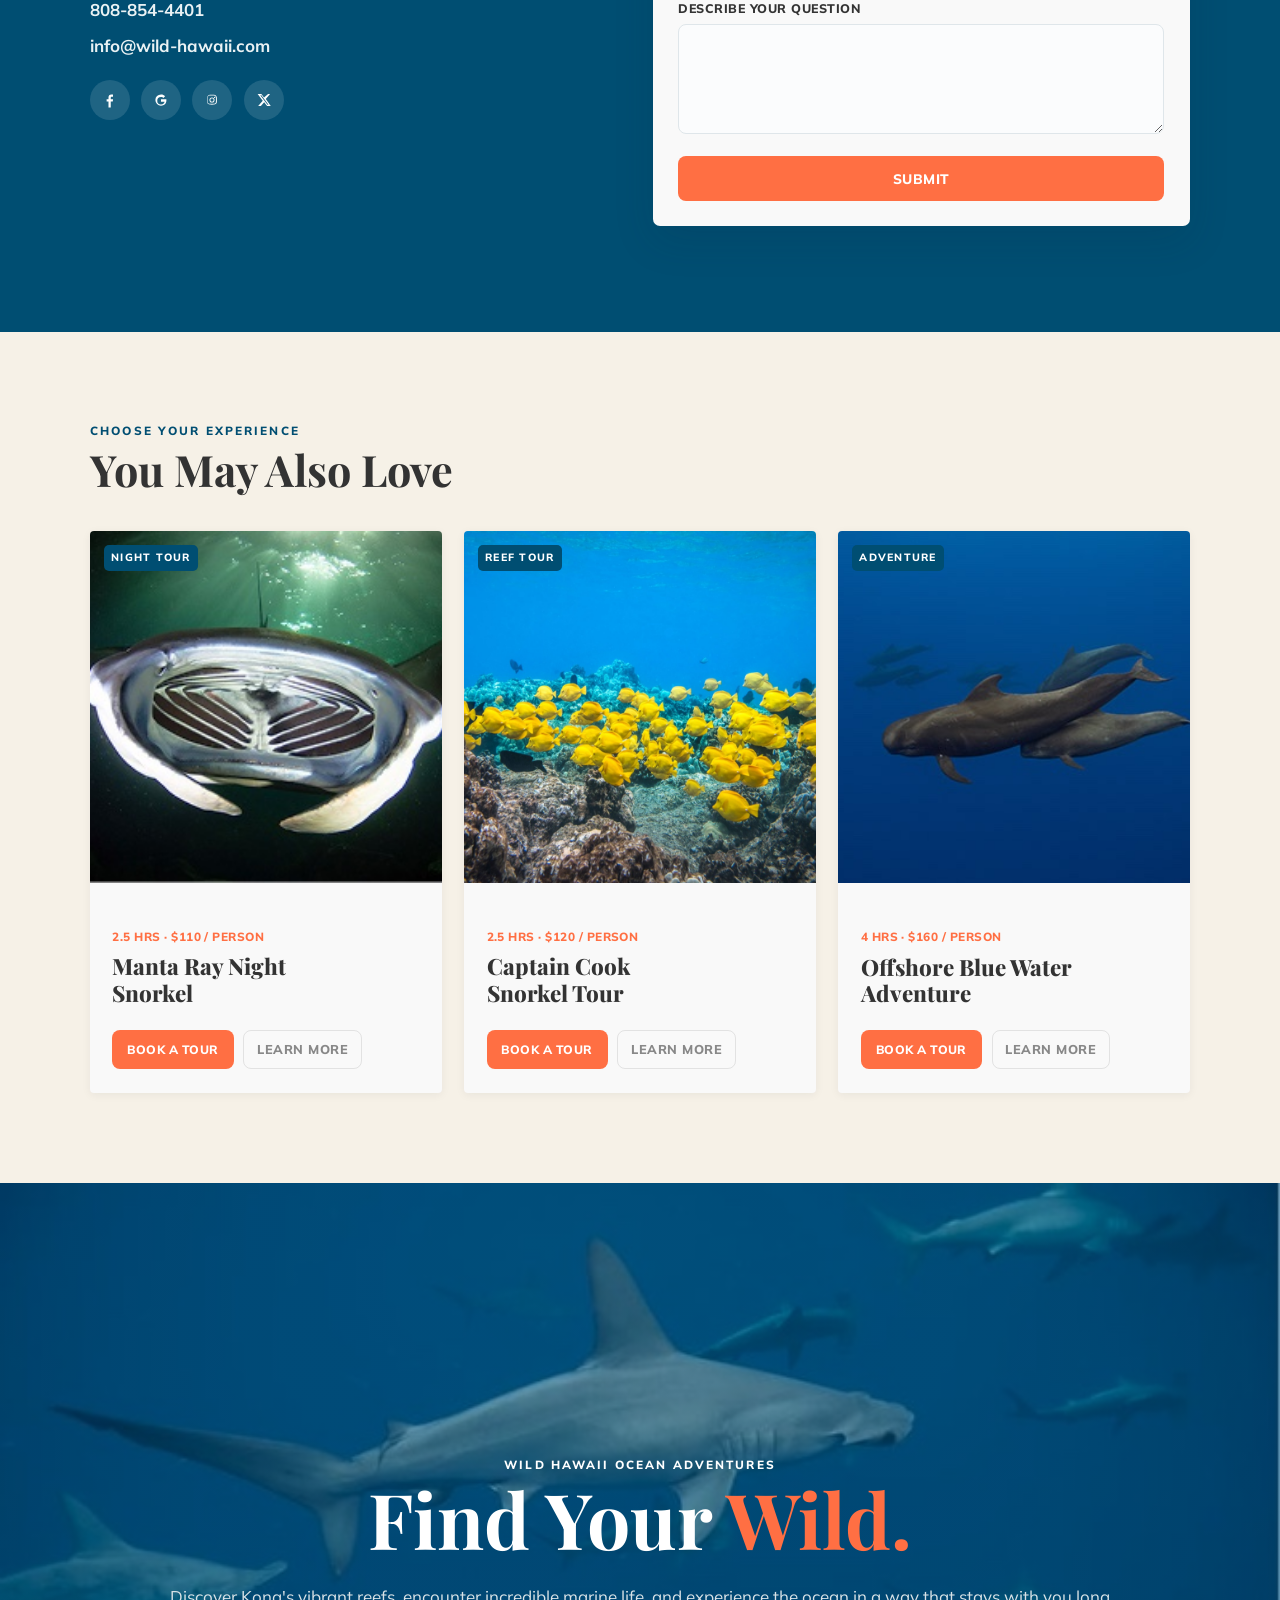
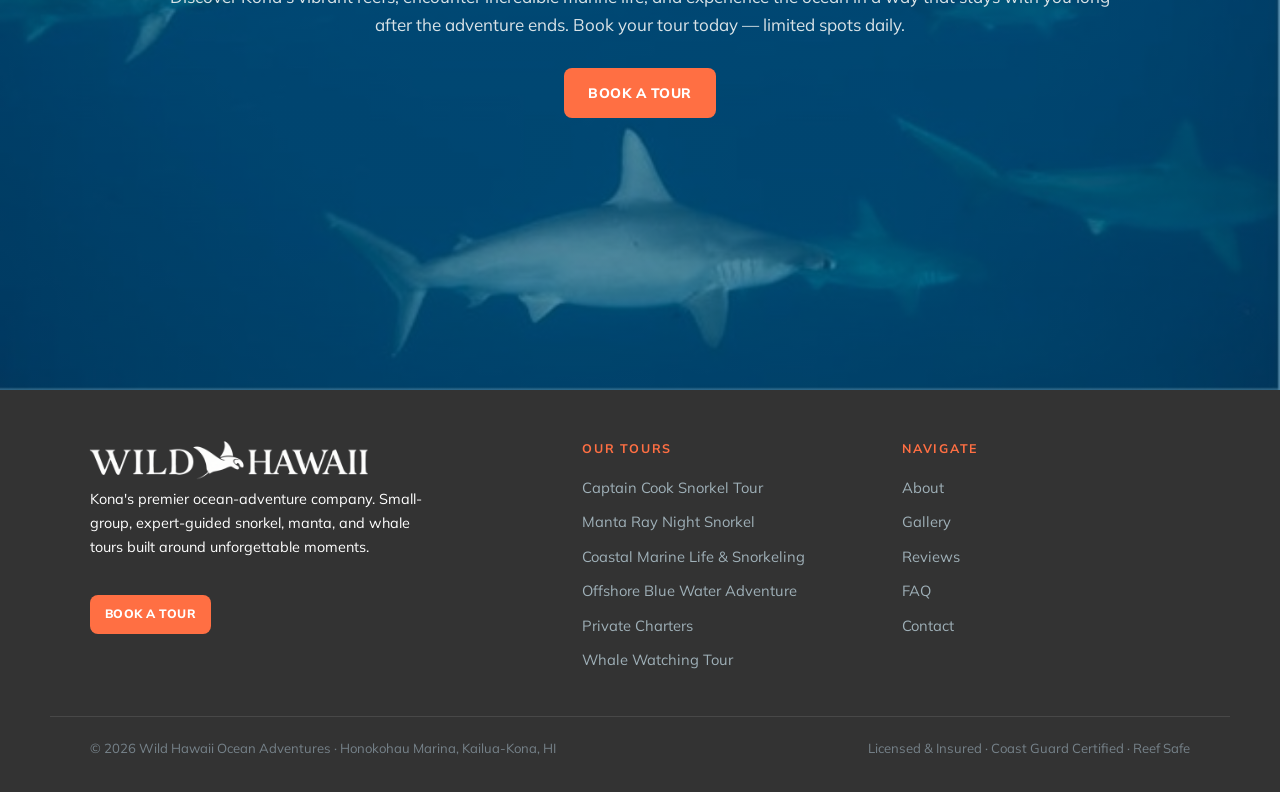
<file: coastal-marine-life.html>
<!DOCTYPE html>
<html lang="en">
<head>
  <meta charset="UTF-8" />
  <meta name="viewport" content="width=device-width, initial-scale=1" />
  <title>Coastal Marine Life &amp; Snorkeling Tour — Wild Hawaii Ocean Adventures</title>
  <meta name="description" content="Cruise the Kona coast for dolphins, turtles, and manta rays, then snorkel secluded coves and protected bays. 3-hour small-group tour from Honokohau Marina. $140/person." />
  <meta property="og:title" content="Coastal Marine Life &amp; Snorkeling Tour — Wild Hawaii Ocean Adventures" />
  <meta property="og:description" content="Search the Kona coast for marine life, then snorkel the day's best protected spots with expert guides." />
  <meta property="og:type" content="website" />
  <link rel="icon" href="images/check.svg" />
  <link rel="preconnect" href="https://fonts.googleapis.com" />
  <link rel="preconnect" href="https://fonts.gstatic.com" crossorigin />
  <link href="https://fonts.googleapis.com/css2?family=Playfair+Display:ital,wght@0,500;0,700;0,800;1,500;1,700&family=Mulish:wght@400;600;700;800&display=swap" rel="stylesheet" />
  <link rel="stylesheet" href="css/styles.css" />
</head>
<body>
  <a class="skip" href="#main">Skip to content</a>

  <!-- ===================== HEADER ===================== -->
  <header class="site-header">
    <div class="wrap nav">
      <a class="brand" href="index.html" aria-label="Wild Hawaii Ocean Adventures — home">
        <img class="brand-logo" src="images/logo-wild-hawaii.png" alt="Wild Hawaii Ocean Adventures" />
      </a>
      <nav class="nav-links" aria-label="Primary">
        <a href="tours.html">Tours</a>
        <a href="about.html">About</a>
        <a href="index.html#gallery">Gallery</a>
        <a href="index.html#reviews">Reviews</a>
        <a href="index.html#faq">FAQ</a>
        <a class="btn btn-primary btn-sm nav-cta" href="tours.html">Book A Tour</a>
      </nav>
      <button class="nav-toggle" aria-label="Open menu" aria-expanded="false">
        <svg viewBox="0 0 24 24" fill="none" stroke-width="2" stroke-linecap="round"><path d="M3 6h18M3 12h18M3 18h18"/></svg>
      </button>
    </div>
  </header>

  <main id="main">
    <!-- ===================== TOUR HERO ===================== -->
    <section class="tour-hero" style="background-image:url('images/tour-coastal-marine.jpg')">
      <div class="wrap">
        <div class="tour-hero-inner">
          <span class="chip">Snorkeling</span>
          <h1>Coastal Marine Life &amp; Snorkeling</h1>
          <p class="sub">See dolphins, manta rays, and big schools of fish along the Kona coast</p>
        </div>
        <div class="facts">
          <div class="fact"><div class="k">Duration</div><div class="v">3 Hrs</div></div>
          <div class="fact"><div class="k">Price</div><div class="v">$130 / person + tax</div></div>
          <div class="fact"><div class="k">Group Size</div><div class="v">4–11 guests</div></div>
          <div class="fact"><div class="k">Experience</div><div class="v">All skill levels welcome</div></div>
        </div>
      </div>
      <svg class="hero-scrim-wave" viewBox="0 0 1440 60" preserveAspectRatio="none" aria-hidden="true"><path d="M0 60 V28 C 240 8 480 8 720 28 C 960 48 1200 48 1440 28 V60 Z"/></svg>
    </section>

    <!-- ===================== TRUST ===================== -->
    <section class="trust">
      <div class="wrap trust-row">
        <div class="trust-item"><svg viewBox="0 0 24 24" aria-hidden="true"><path d="M12 2 4 5v6c0 5 3.4 9 8 11 4.6-2 8-6 8-11V5l-8-3Zm-1 14-4-4 1.4-1.4L11 13.2l5.6-5.6L18 9l-7 7Z"/></svg><div><b>Licensed &amp; Insured</b><span>Coast Guard certified</span></div></div>
        <div class="trust-item"><svg viewBox="0 0 24 24" aria-hidden="true"><path d="m12 2 2.9 6.3 6.9.7-5.2 4.6 1.5 6.8L12 17.8 5.9 21.4l1.5-6.8L2.2 9.0l6.9-.7L12 2Z"/></svg><div><b>Top Rated on TripAdvisor</b><span>Kona Water Tours 2012–2016</span></div></div>
        <div class="trust-item"><svg viewBox="0 0 24 24" aria-hidden="true"><path d="m12 2 2.9 6.3 6.9.7-5.2 4.6 1.5 6.8L12 17.8 5.9 21.4l1.5-6.8L2.2 9.0l6.9-.7L12 2Z"/></svg><div><b>4.9 Star Rating</b><span>300+ verified reviews</span></div></div>
        <div class="trust-item"><svg viewBox="0 0 24 24" aria-hidden="true"><path d="M12 2C7 7 5 10 5 14a7 7 0 0 0 14 0c0-4-2-7-7-12Zm0 17a5 5 0 0 1-5-5h10a5 5 0 0 1-5 5Z"/></svg><div><b>Reef Safe</b><span>Zero-waste practices</span></div></div>
      </div>
    </section>

    <!-- ===================== TOUR BODY ===================== -->
    <section class="section">
      <div class="wrap tour-layout">
        <div class="prose reveal">
          <p class="eyebrow">About This Tour</p>
          <h2>An Unforgettable Ocean Experience</h2>
          <p>The adventure begins from Honokohau Marina as our experienced captains take you along the coast in search of dolphins, manta rays, and other marine life common to the nearshore environment. Depending on the season, we may find whales, sharks, and huge schools of baitfish as well.</p>
          <p>After enjoying the nearshore wildlife, we proceed to one of several beautiful snorkeling spots along the Kona coast. There are many amazing reefs and secluded coves, and we choose the best location based on the weather and conditions of the day.</p>
          <p>After snorkeling, refreshments are served and the adventure continues with an exhilarating boat ride back to the harbor — enjoying the speed and maneuvers that only our vessel, the Ocean Warrior, can deliver.</p>

          <h3>Tour Highlights</h3>
          <ul class="checklist">
            <li>Snorkel secluded coves and reefs accessible only by boat</li>
            <li>Encounter spinner dolphins, sea turtles, and over 100 species of reef fish</li>
            <li>Crystal visibility often exceeding 60 feet at the day's best spots</li>
            <li>Small group size (4–11 guests) for a personal, uncrowded experience</li>
            <li>Complimentary snorkel gear, fins, and flotation devices provided</li>
            <li>Professional underwater photos available for purchase</li>
          </ul>

          <h3>Tour Itinerary</h3>
          <ul class="timeline">
            <li><div class="t">8:30 AM</div><div class="d">Check in at Honokohau Marina — meet your crew</div></li>
            <li><div class="t">9:00 AM</div><div class="d">Board the Ocean Warrior and safety briefing</div></li>
            <li><div class="t">9:15 AM</div><div class="d">Depart marina, cruise the coast in search of marine life</div></li>
            <li><div class="t">10:15 AM</div><div class="d">Anchor at the day's best snorkel spot — gear up and enter the water</div></li>
            <li><div class="t">10:30 AM</div><div class="d">Guided snorkel along the coastal reef</div></li>
            <li><div class="t">11:45 AM</div><div class="d">Return cruise with light refreshments</div></li>
            <li><div class="t">12:00 PM</div><div class="d">Arrive back at Honokohau Marina</div></li>
          </ul>

          <div class="two-col">
            <div>
              <h3>What's Included</h3>
              <ul class="checklist">
                <li>All snorkel equipment (mask, fins, snorkel, wetsuit top)</li>
                <li>Flotation devices and safety briefing</li>
                <li>Light snacks and bottled water</li>
                <li>Expert naturalist guide</li>
                <li>Complimentary reef-safe sunscreen</li>
                <li>Dry bags for your valuables</li>
              </ul>
            </div>
            <div>
              <h3>What to Bring</h3>
              <ul class="checklist">
                <li>Swimsuit worn under your clothing</li>
                <li>Sunglasses and a hat</li>
                <li>Motion sickness medication if needed</li>
                <li>Towel and change of clothes</li>
                <li>Camera or GoPro</li>
                <li>Cash or card for tips and photo purchases</li>
              </ul>
            </div>
          </div>
        </div>

        <!-- booking card -->
        <aside id="book">
          <div class="booking reveal">
            <div class="head">
              <p class="eyebrow">Reserve Your Spot</p>
              <h3>Coastal Marine Life &amp; Snorkel Tour</h3>
            </div>
            <div class="price-block">
              <div class="price-lbl">Starting from</div>
              <div class="price">$130 <span style="font-size:1rem;color:var(--muted);font-family:var(--sans);font-weight:700;">/ person + tax</span></div>
              <div class="price-observer">$100 / person for observers (non-swimmers)</div>
            </div>
            <div class="rows">
              <div class="row"><span class="k">Duration</span><span class="v">3 Hrs</span></div>
              <div class="row"><span class="k">Max Group Size</span><span class="v">4–11 guests</span></div>
              <div class="row"><span class="k">Experience Level</span><span class="v">All skill levels welcome</span></div>
            </div>
            <div class="cta">
              <a class="btn btn-primary btn-block" href="#contact">Book A Tour</a>
              <a class="btn btn-outline btn-block" href="#contact">Contact Us</a>
            </div>
            <div class="note">Free cancellation up to 24 hours before departure</div>
            <ul class="perks">
              <li>Coast Guard licensed &amp; fully insured</li>
              <li>Small groups — 4–11 guests</li>
              <li>Professional naturalist guides</li>
              <li>All snorkel gear included</li>
            </ul>
          </div>
        </aside>
        <div class="tour-gallery reveal">
          <a href="images/gallery-8.jpg"><img src="images/gallery-8.jpg" alt="Pod of spinner dolphins" /></a>
          <a href="images/g-turtle.jpg"><img src="images/g-turtle.jpg" alt="Green sea turtle over the reef" /></a>
          <a class="wide" href="images/g-baitball.jpg"><img src="images/g-baitball.jpg" alt="A huge school of fish off the Kona coast" /></a>
        </div>
      </div>
    </section>

    <!-- ===================== DIRECTIONS ===================== -->
    <section class="section directions">
      <div class="wrap">
        <p class="eyebrow">Meet Spot Directions</p>
        <h2 class="h-section">How To Get Here</h2>
        <div class="dir-grid">
          <div>
            <p>Search <b>Wild Hawaii Ocean Adventures</b> in Google Maps, Apple Maps, or Waze — it will lead you right to our meeting spot. Do not enter the marina street address; it will take you to the wrong location.</p>
            <p class="addr">Honokohau Marina &amp; Small Boat Harbor<br />Kealakehe Pkwy, Kailua-Kona, HI 96740</p>
            <ol>
              <li>From Hwy 19, turn WEST at Kealakehe Pkwy at the "Honokohau Marina and Small Boat Harbor" sign.</li>
              <li>Take the first RIGHT toward the NORTH side of the harbor, passing Gentry's and the gas station on your left.</li>
              <li>Meet us between the 2 boat ramps in the parking lot by the public restrooms.</li>
            </ol>
            <a class="btn btn-outline" href="https://www.google.com/maps/search/?api=1&query=Honokohau+Small+Boat+Harbor+Kailua-Kona+HI" target="_blank" rel="noopener">Open in Google Maps</a>
          </div>
          <div class="map-frame">
            <iframe title="Map to Honokohau Small Boat Harbor" loading="lazy" referrerpolicy="no-referrer-when-downgrade"
              src="https://maps.google.com/maps?q=Honokohau%20Small%20Boat%20Harbor%2C%20Kailua-Kona%2C%20HI&t=&z=13&ie=UTF8&iwloc=&output=embed"></iframe>
          </div>
        </div>
      </div>
    </section>

    <!-- ===================== CONTACT ===================== -->
    <svg class="contact-wave from-cream" viewBox="0 0 1440 130" preserveAspectRatio="none" aria-hidden="true"><path d="M0 130 L0 99 L16 99 L32 99 L48 93 L64 87 L80 81 L96 74 L112 68 L128 62 L144 56 L160 51 L176 46 L192 43 L208 42 L224 44 L240 47 L256 53 L272 58 L288 67 L304 74 L320 79 L336 81 L352 80 L368 77 L384 72 L400 66 L416 59 L432 54 L448 48 L464 44 L480 42 L496 43 L512 46 L528 49 L544 54 L560 59 L576 65 L592 72 L608 78 L624 84 L640 88 L656 91 L672 94 L688 96 L704 96 L720 94 L736 92 L752 89 L768 86 L784 82 L800 77 L816 72 L832 67 L848 62 L864 57 L880 53 L896 49 L912 47 L928 46 L944 45 L960 46 L976 48 L992 52 L1008 57 L1024 64 L1040 71 L1056 79 L1072 86 L1088 90 L1104 90 L1120 87 L1136 82 L1152 75 L1168 69 L1184 62 L1200 56 L1216 51 L1232 48 L1248 46 L1264 46 L1280 48 L1296 52 L1312 58 L1328 66 L1344 73 L1360 81 L1376 88 L1392 95 L1408 99 L1424 99 L1440 100 L1440 130 Z"/></svg>
    <section class="section contact" id="contact" style="padding-top:6rem">
      <div class="wrap contact-grid">
        <div class="reveal">
          <p class="eyebrow">Contact Us</p>
          <h2 class="h-section">Get In Touch</h2>
          <p>Have questions about a tour, group bookings, or anything else? Reach out — we're on the water daily and happy to help you plan.</p>
          <div class="lines">
            <span><b>Honokohau Marina &amp; Small Boat Harbor</b></span>
            <span>Kealakehe Pkwy, Kailua-Kona, HI 96740</span>
            <a href="tel:18088544401">808-854-4401</a>
            <a href="mailto:info@wild-hawaii.com">info@wild-hawaii.com</a>
          </div>
          <div class="socials">
            <a href="#" aria-label="Facebook"><svg viewBox="0 0 24 24"><path d="M13 22v-8h2.7l.4-3H13V9c0-.9.3-1.5 1.6-1.5H16V4.8c-.3 0-1.2-.1-2.3-.1-2.3 0-3.7 1.4-3.7 3.9V11H7.5v3H10v8h3Z"/></svg></a>
            <a href="#" aria-label="Google"><svg viewBox="0 0 24 24"><path d="M12 11v3.4h4.8c-.2 1.2-1.5 3.6-4.8 3.6a5 5 0 0 1 0-10c1.6 0 2.6.7 3.2 1.2l2.2-2.1C16.1 5.3 14.3 4.5 12 4.5a7.5 7.5 0 1 0 0 15c4.3 0 7.2-3 7.2-7.3 0-.5 0-.9-.1-1.2H12Z"/></svg></a>
            <a href="#" aria-label="Instagram"><svg viewBox="0 0 24 24"><path d="M12 8.6A3.4 3.4 0 1 0 12 15.4 3.4 3.4 0 0 0 12 8.6Zm0 5.6a2.2 2.2 0 1 1 0-4.4 2.2 2.2 0 0 1 0 4.4Zm4.3-5.7a.8.8 0 1 1-1.6 0 .8.8 0 0 1 1.6 0ZM18.5 9c-.1-1.1-.3-2-1.1-2.8-.8-.8-1.7-1-2.8-1.1C13.5 5 10.5 5 9.4 5.1c-1.1.1-2 .3-2.8 1.1-.8.8-1 1.7-1.1 2.8C5.4 10.1 5.4 13.1 5.5 14.2c.1 1.1.3 2 1.1 2.8.8.8 1.7 1 2.8 1.1 1.1.1 4.1.1 5.2 0 1.1-.1 2-.3 2.8-1.1.8-.8 1-1.7 1.1-2.8.1-1.1.1-4.1 0-5.2Zm-1.5 6.5c-.2.6-.7 1-1.3 1.3-.9.3-3 .3-4 .3s-3.1 0-4-.3a2.3 2.3 0 0 1-1.3-1.3c-.3-.9-.3-3-.3-4s0-3.1.3-4c.3-.6.7-1 1.3-1.3.9-.3 3-.3 4-.3s3.1 0 4 .3c.6.3 1 .7 1.3 1.3.3.9.3 3 .3 4s0 3.1-.3 4Z"/></svg></a>
            <a href="#" aria-label="X"><svg viewBox="0 0 24 24"><path d="M17.5 4h2.6l-5.7 6.5L21 20h-4.9l-3.9-5-4.4 5H4.2l6.1-7L3.5 4h5l3.5 4.6L17.5 4Zm-.9 14.4h1.4L8.5 5.5H7l9.6 12.9Z"/></svg></a>
          </div>
        </div>
        <div class="form-card reveal">
          <p class="hint">Chat with us or fill out this form and we'll get right back to you.</p>
          <form data-contact action="#" novalidate>
            <div class="field"><label for="name">Name</label><input id="name" name="name" type="text" required autocomplete="name" /></div>
            <div class="field"><label for="email">Email</label><input id="email" name="email" type="email" required autocomplete="email" /></div>
            <div class="field"><label for="msg">Describe your question</label><textarea id="msg" name="message" required></textarea></div>
            <button class="btn btn-primary btn-block" type="submit">Submit</button>
            <p class="form-success" role="status">Thanks! Your message is on its way — we'll be in touch shortly.</p>
          </form>
        </div>
      </div>
    </section>

    <!-- ===================== RELATED ===================== -->
    <section class="section">
      <div class="wrap">
        <p class="eyebrow">Choose Your Experience</p>
        <h2 class="h-section">You May Also Love</h2>
        <div class="related-grid">
          <article class="tour-card reveal">
            <a class="media" href="manta-ray-night-snorkel.html"><span class="tag coral">Night Tour</span><img src="images/tour-manta-ray.jpg" alt="Manta ray at night" /></a>
            <div class="body"><p class="meta">2.5 Hrs · $110 / person</p><h3>Manta Ray Night Snorkel</h3><div class="actions"><a class="btn btn-primary btn-sm" href="manta-ray-night-snorkel.html">Book A Tour</a><a class="learn" href="manta-ray-night-snorkel.html">Learn More</a></div></div>
          </article>
          <article class="tour-card reveal">
            <a class="media" href="captain-cook-snorkel.html"><span class="tag">Reef Tour</span><img src="images/tour-captain-cook.jpg" alt="Captain Cook snorkel tour" /></a>
            <div class="body"><p class="meta">2.5 Hrs · $120 / person</p><h3>Captain Cook Snorkel Tour</h3><div class="actions"><a class="btn btn-primary btn-sm" href="captain-cook-snorkel.html">Book A Tour</a><a class="learn" href="captain-cook-snorkel.html">Learn More</a></div></div>
          </article>
          <article class="tour-card reveal">
            <a class="media" href="offshore-blue-water.html"><span class="tag">Adventure</span><img src="images/tour-offshore-blue.jpg" alt="Offshore blue water" /></a>
            <div class="body"><p class="meta">4 Hrs · $160 / person</p><h3>Offshore Blue Water Adventure</h3><div class="actions"><a class="btn btn-primary btn-sm" href="offshore-blue-water.html">Book A Tour</a><a class="learn" href="offshore-blue-water.html">Learn More</a></div></div>
          </article>
        </div>
      </div>
    </section>

    <!-- ===================== CTA ===================== -->
    <section class="cta-band">
      <div class="wrap inner reveal">
        <p class="eyebrow">Wild Hawaii Ocean Adventures</p>
        <h2>Find Your <span class="accent">Wild.</span></h2>
        <p>Discover Kona's vibrant reefs, encounter incredible marine life<span class="lead-trim">, and experience the ocean in a way that stays with you long after the adventure ends</span>. Book your tour today — limited spots daily.</p>
        <a class="btn btn-primary" href="tours.html">Book A Tour</a>
      </div>
    </section>
  </main>

  <!-- ===================== FOOTER ===================== -->
  <footer class="site-footer">
    <div class="wrap footer-grid">
      <div class="footer-brand">
        <a class="brand" href="index.html">
          <img class="brand-logo" src="images/logo-wild-hawaii.png" alt="Wild Hawaii Ocean Adventures" />
        </a>
        <p>Kona's premier ocean-adventure company. Small-group, expert-guided snorkel, manta, and whale tours built around unforgettable moments.</p>
        <a class="btn btn-primary btn-sm" href="tours.html">Book A Tour</a>
      </div>
      <div class="footer-col">
        <h4>Our Tours</h4>
        <a href="captain-cook-snorkel.html">Captain Cook Snorkel Tour</a>
        <a href="manta-ray-night-snorkel.html">Manta Ray Night Snorkel</a>
        <a href="coastal-marine-life.html">Coastal Marine Life &amp; Snorkeling</a>
        <a href="offshore-blue-water.html">Offshore Blue Water Adventure</a>
        <a href="private-charters.html">Private Charters</a>
        <a href="whale-watching.html">Whale Watching Tour</a>
      </div>
      <div class="footer-col">
        <h4>Navigate</h4>
        <a href="about.html">About</a>
        <a href="index.html#gallery">Gallery</a>
        <a href="index.html#reviews">Reviews</a>
        <a href="index.html#faq">FAQ</a>
        <a href="mailto:info@wild-hawaii.com">Contact</a>
      </div>
    </div>
    <div class="wrap footer-bottom">
      <span>© <span id="year">2026</span> Wild Hawaii Ocean Adventures · Honokohau Marina, Kailua-Kona, HI</span>
      <span>Licensed &amp; Insured · Coast Guard Certified · Reef Safe</span>
    </div>
  </footer>

  <script src="js/main.js"></script>
</body>
</html>
</file>
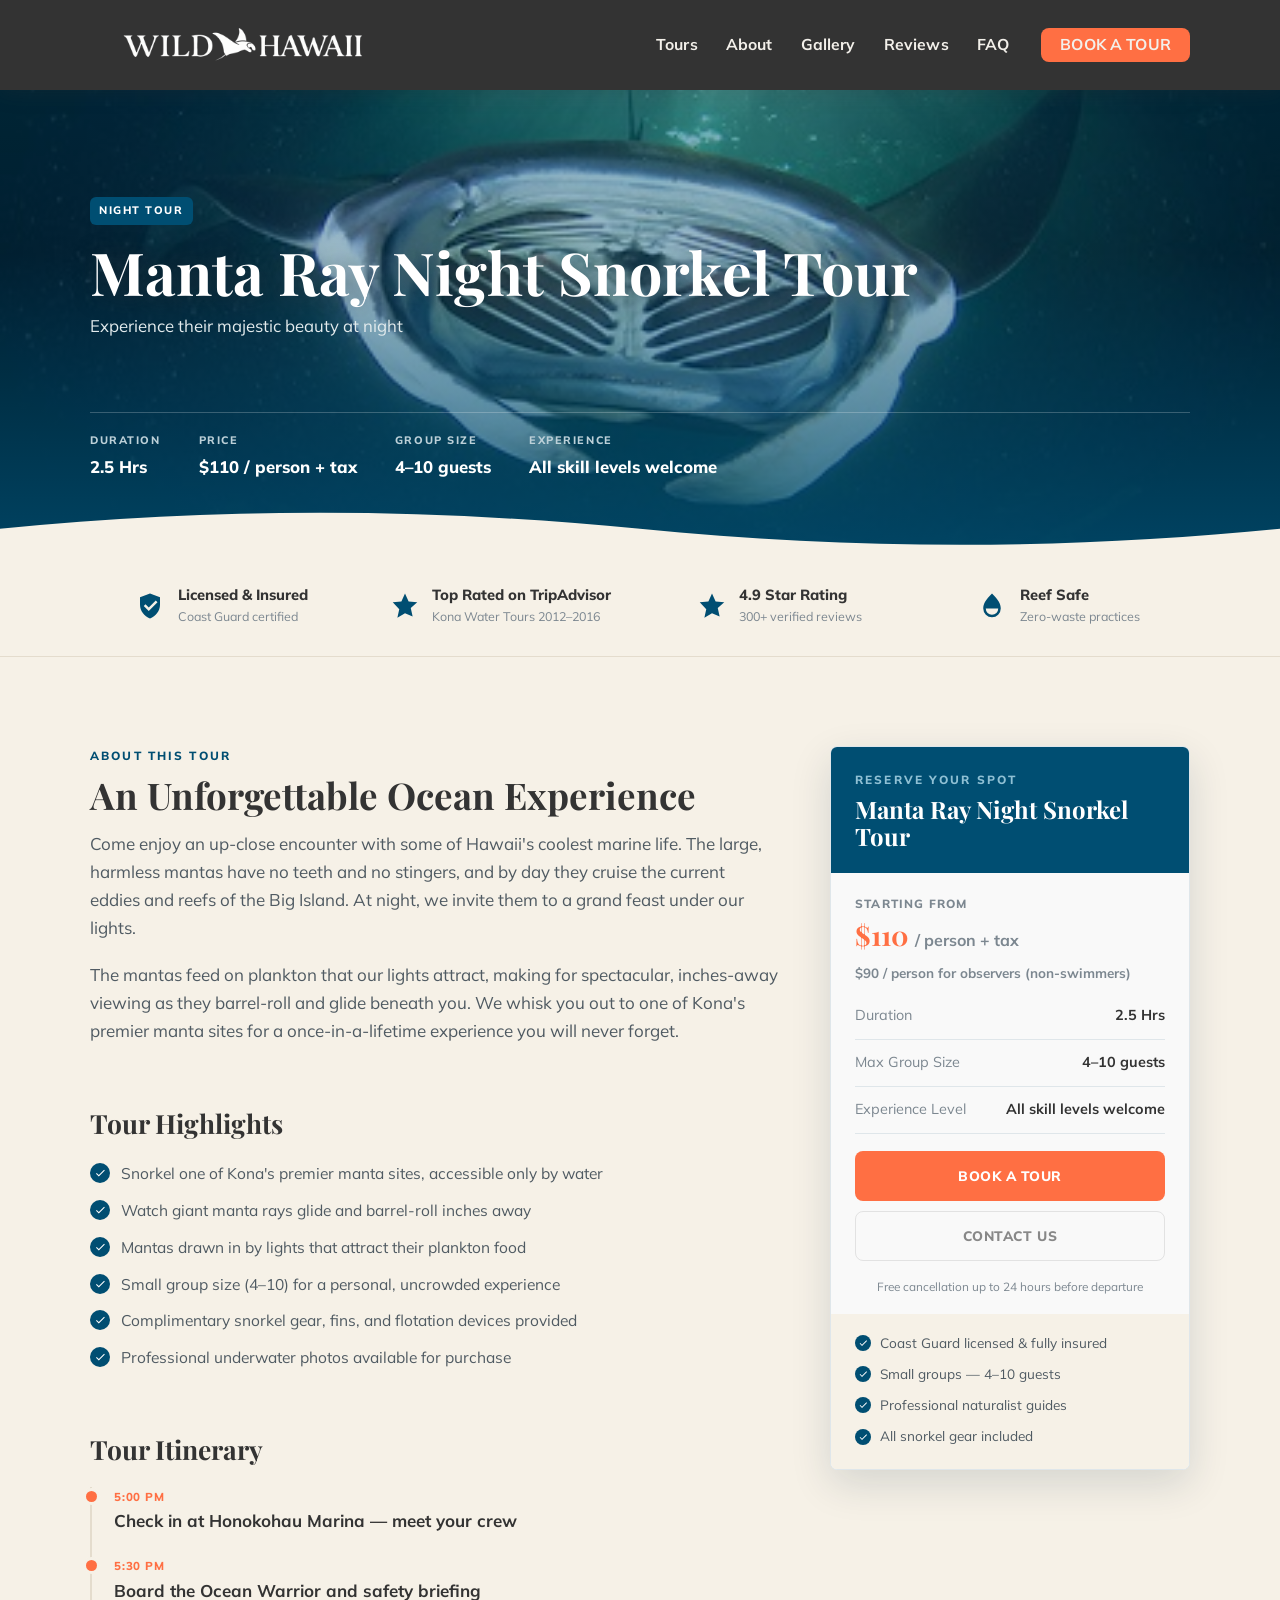
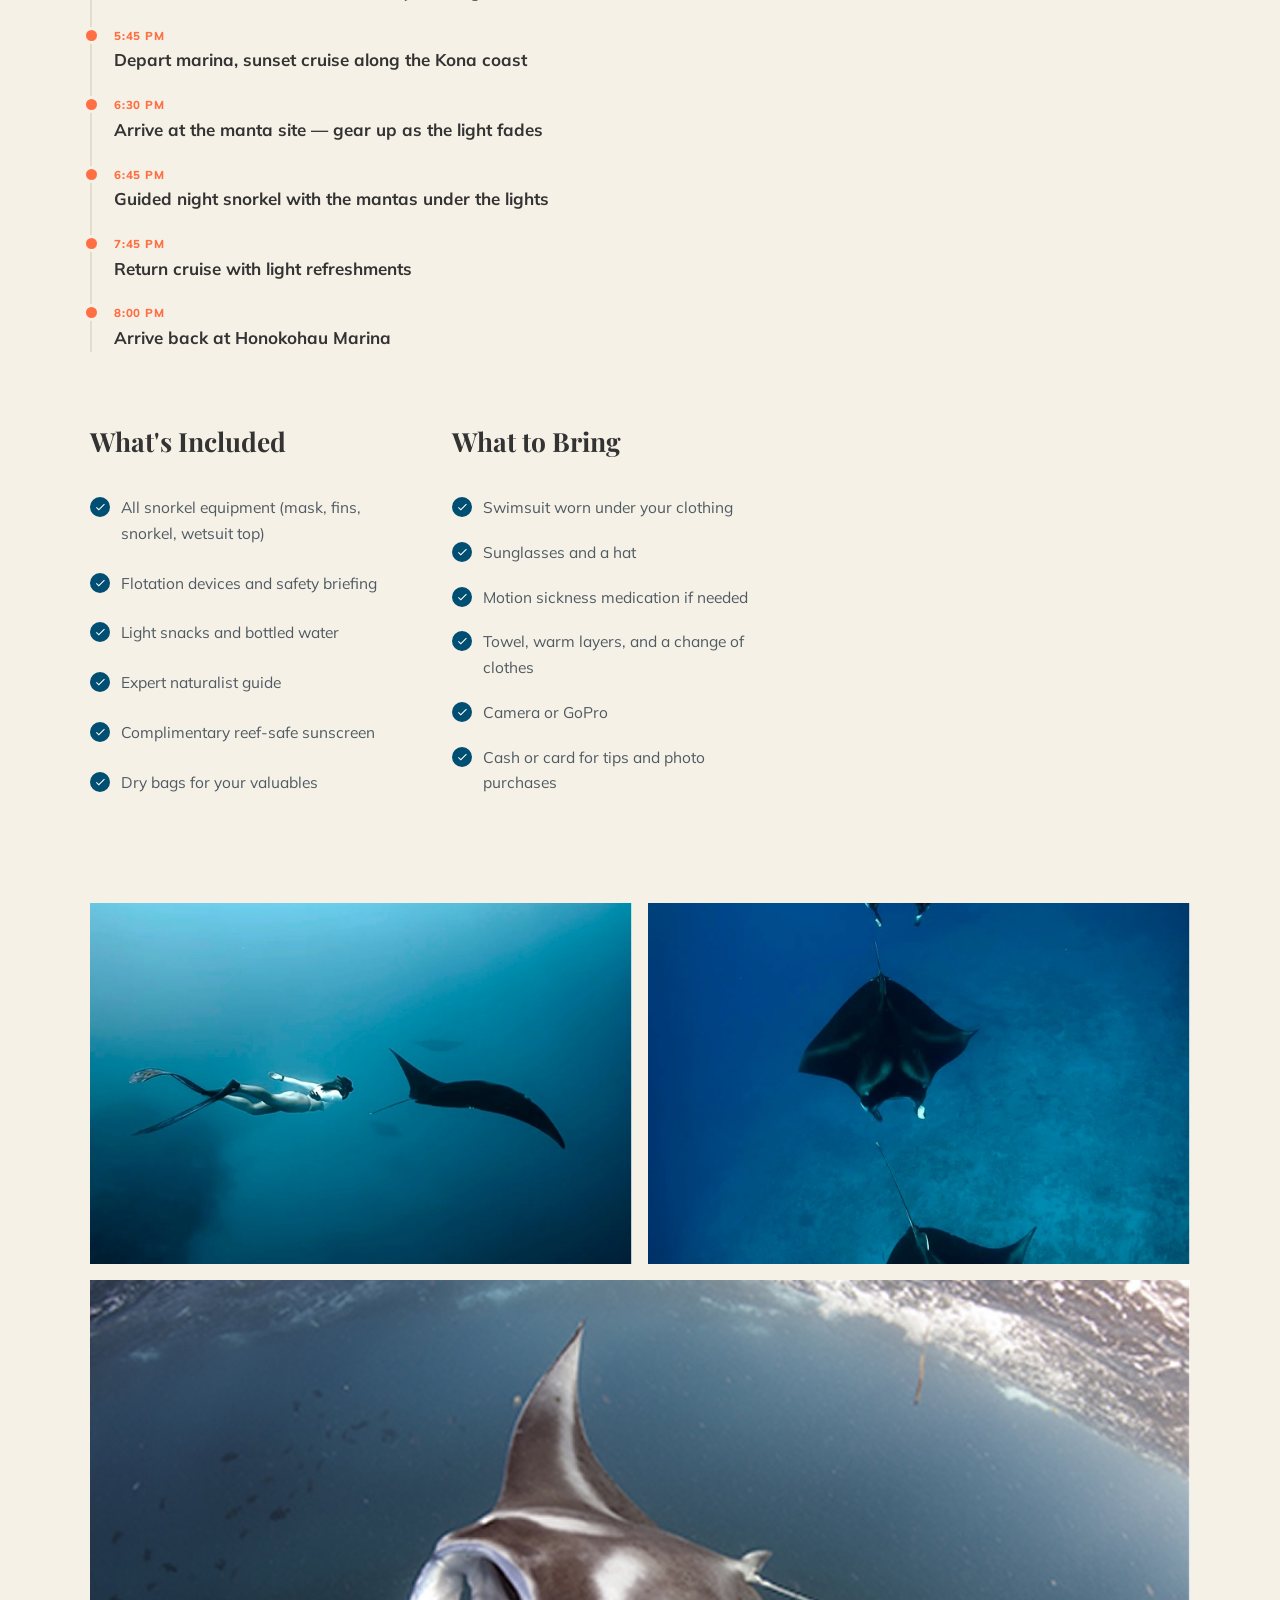
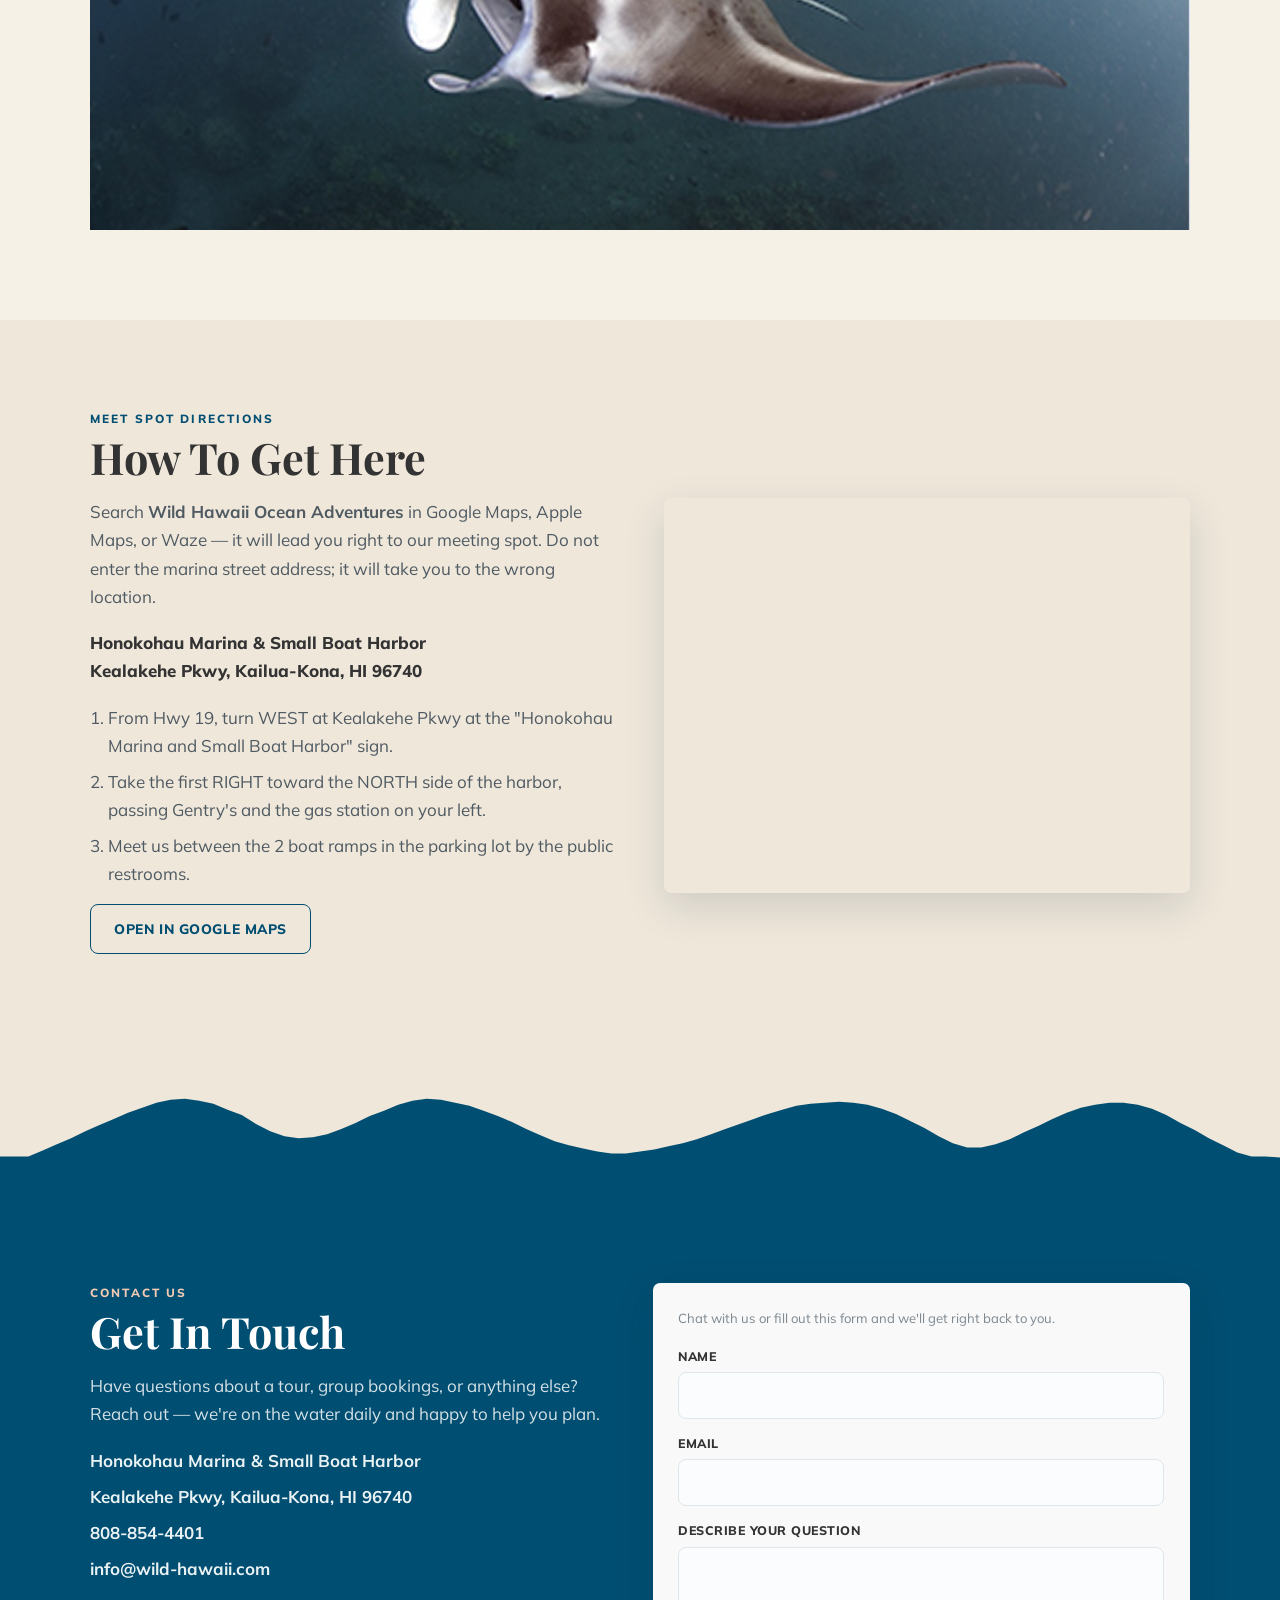
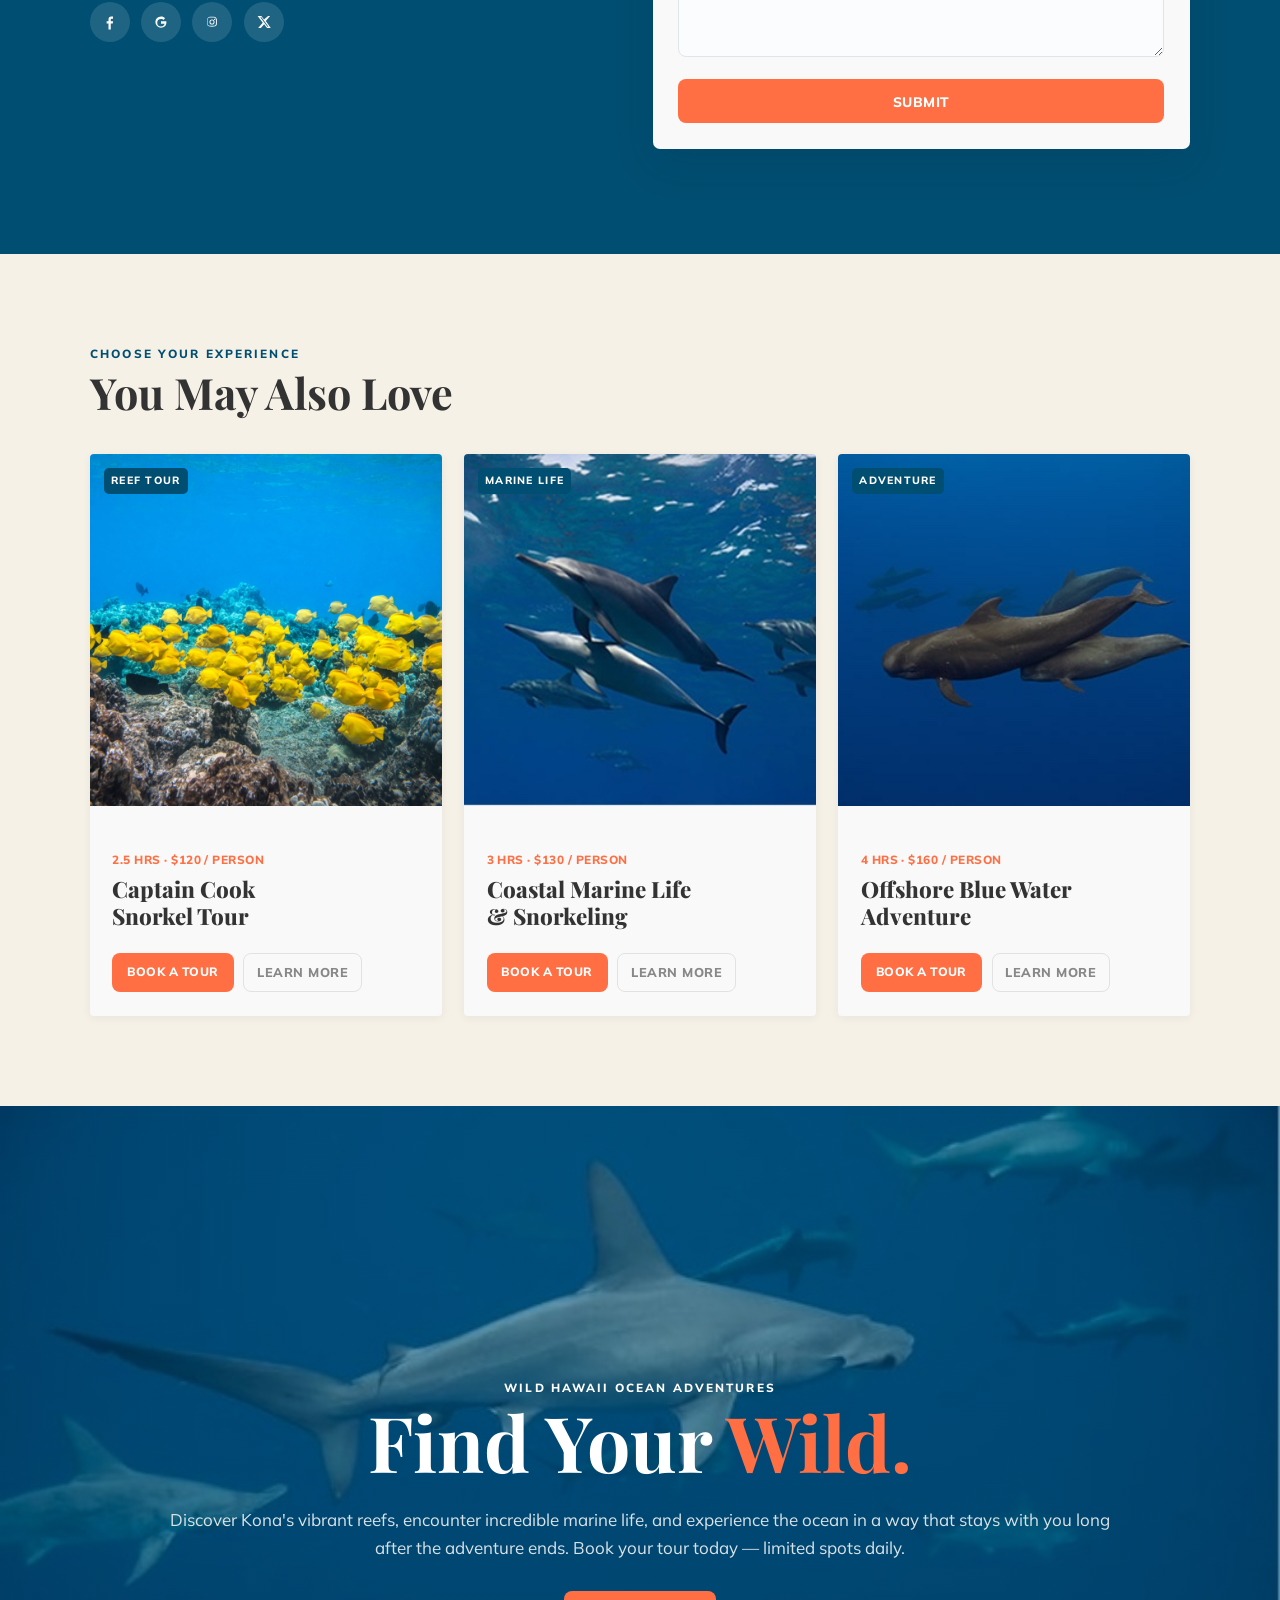
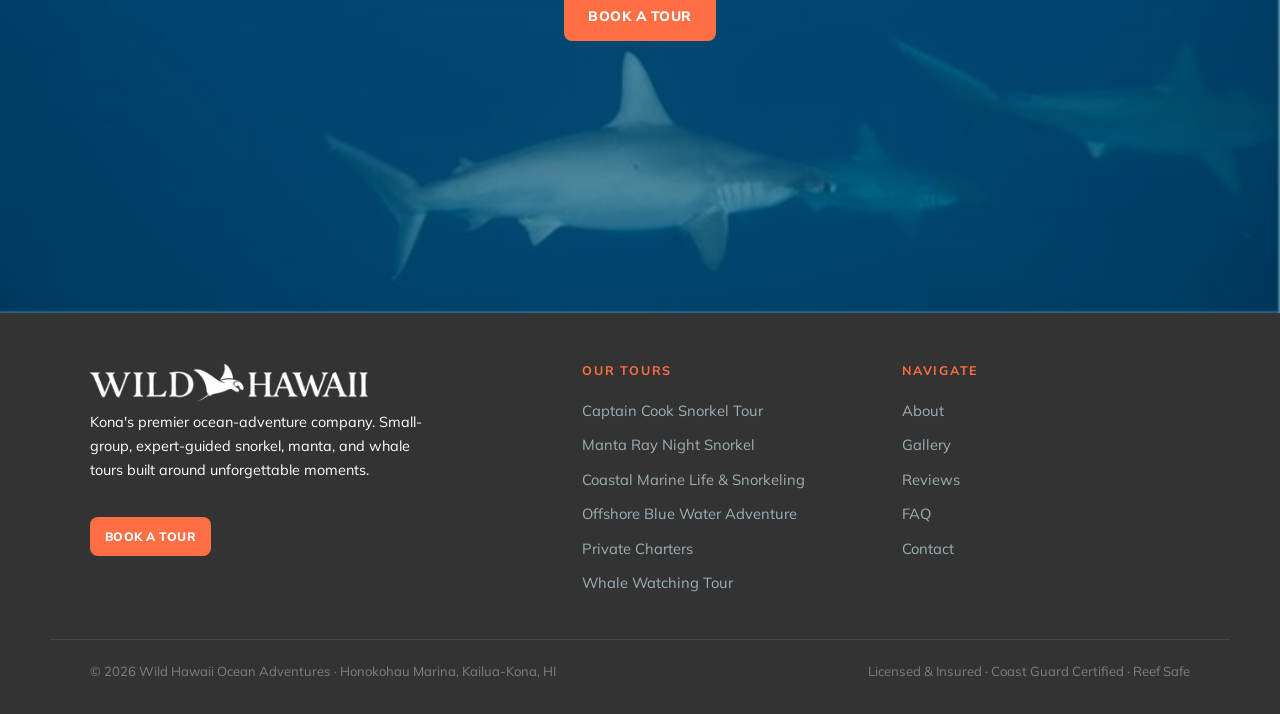
<file: manta-ray-night-snorkel.html>
<!DOCTYPE html>
<html lang="en">
<head>
  <meta charset="UTF-8" />
  <meta name="viewport" content="width=device-width, initial-scale=1" />
  <title>Manta Ray Night Snorkel Tour — Wild Hawaii Ocean Adventures</title>
  <meta name="description" content="Float under the stars as giant manta rays glide inches away in Kona's famous night snorkel. 2.5-hour small-group tour from Honokohau Marina. $125/person." />
  <meta property="og:title" content="Manta Ray Night Snorkel Tour — Wild Hawaii Ocean Adventures" />
  <meta property="og:description" content="One of Hawaii's most unforgettable ocean encounters — swim with manta rays at night under the lights." />
  <meta property="og:type" content="website" />
  <link rel="icon" href="images/check.svg" />
  <link rel="preconnect" href="https://fonts.googleapis.com" />
  <link rel="preconnect" href="https://fonts.gstatic.com" crossorigin />
  <link href="https://fonts.googleapis.com/css2?family=Playfair+Display:ital,wght@0,500;0,700;0,800;1,500;1,700&family=Mulish:wght@400;600;700;800&display=swap" rel="stylesheet" />
  <link rel="stylesheet" href="css/styles.css" />
</head>
<body>
  <a class="skip" href="#main">Skip to content</a>

  <!-- ===================== HEADER ===================== -->
  <header class="site-header">
    <div class="wrap nav">
      <a class="brand" href="index.html" aria-label="Wild Hawaii Ocean Adventures — home">
        <img class="brand-logo" src="images/logo-wild-hawaii.png" alt="Wild Hawaii Ocean Adventures" />
      </a>
      <nav class="nav-links" aria-label="Primary">
        <a href="tours.html">Tours</a>
        <a href="about.html">About</a>
        <a href="index.html#gallery">Gallery</a>
        <a href="index.html#reviews">Reviews</a>
        <a href="index.html#faq">FAQ</a>
        <a class="btn btn-primary btn-sm nav-cta" href="tours.html">Book A Tour</a>
      </nav>
      <button class="nav-toggle" aria-label="Open menu" aria-expanded="false">
        <svg viewBox="0 0 24 24" fill="none" stroke-width="2" stroke-linecap="round"><path d="M3 6h18M3 12h18M3 18h18"/></svg>
      </button>
    </div>
  </header>

  <main id="main">
    <!-- ===================== TOUR HERO ===================== -->
    <section class="tour-hero" style="background-image:url('images/tour-manta-ray.jpg')">
      <div class="wrap">
        <div class="tour-hero-inner">
          <span class="chip">Night Tour</span>
          <h1>Manta Ray Night Snorkel Tour</h1>
          <p class="sub">Experience their majestic beauty at night</p>
        </div>
        <div class="facts">
          <div class="fact"><div class="k">Duration</div><div class="v">2.5 Hrs</div></div>
          <div class="fact"><div class="k">Price</div><div class="v">$110 / person + tax</div></div>
          <div class="fact"><div class="k">Group Size</div><div class="v">4–10 guests</div></div>
          <div class="fact"><div class="k">Experience</div><div class="v">All skill levels welcome</div></div>
        </div>
      </div>
      <svg class="hero-scrim-wave" viewBox="0 0 1440 60" preserveAspectRatio="none" aria-hidden="true"><path d="M0 60 V28 C 240 8 480 8 720 28 C 960 48 1200 48 1440 28 V60 Z"/></svg>
    </section>

    <!-- ===================== TRUST ===================== -->
    <section class="trust">
      <div class="wrap trust-row">
        <div class="trust-item"><svg viewBox="0 0 24 24" aria-hidden="true"><path d="M12 2 4 5v6c0 5 3.4 9 8 11 4.6-2 8-6 8-11V5l-8-3Zm-1 14-4-4 1.4-1.4L11 13.2l5.6-5.6L18 9l-7 7Z"/></svg><div><b>Licensed &amp; Insured</b><span>Coast Guard certified</span></div></div>
        <div class="trust-item"><svg viewBox="0 0 24 24" aria-hidden="true"><path d="m12 2 2.9 6.3 6.9.7-5.2 4.6 1.5 6.8L12 17.8 5.9 21.4l1.5-6.8L2.2 9.0l6.9-.7L12 2Z"/></svg><div><b>Top Rated on TripAdvisor</b><span>Kona Water Tours 2012–2016</span></div></div>
        <div class="trust-item"><svg viewBox="0 0 24 24" aria-hidden="true"><path d="m12 2 2.9 6.3 6.9.7-5.2 4.6 1.5 6.8L12 17.8 5.9 21.4l1.5-6.8L2.2 9.0l6.9-.7L12 2Z"/></svg><div><b>4.9 Star Rating</b><span>300+ verified reviews</span></div></div>
        <div class="trust-item"><svg viewBox="0 0 24 24" aria-hidden="true"><path d="M12 2C7 7 5 10 5 14a7 7 0 0 0 14 0c0-4-2-7-7-12Zm0 17a5 5 0 0 1-5-5h10a5 5 0 0 1-5 5Z"/></svg><div><b>Reef Safe</b><span>Zero-waste practices</span></div></div>
      </div>
    </section>

    <!-- ===================== TOUR BODY ===================== -->
    <section class="section">
      <div class="wrap tour-layout">
        <div class="prose reveal">
          <p class="eyebrow">About This Tour</p>
          <h2>An Unforgettable Ocean Experience</h2>
          <p>Come enjoy an up-close encounter with some of Hawaii's coolest marine life. The large, harmless mantas have no teeth and no stingers, and by day they cruise the current eddies and reefs of the Big Island. At night, we invite them to a grand feast under our lights.</p>
          <p>The mantas feed on plankton that our lights attract, making for spectacular, inches-away viewing as they barrel-roll and glide beneath you. We whisk you out to one of Kona's premier manta sites for a once-in-a-lifetime experience you will never forget.</p>

          <h3>Tour Highlights</h3>
          <ul class="checklist">
            <li>Snorkel one of Kona's premier manta sites, accessible only by water</li>
            <li>Watch giant manta rays glide and barrel-roll inches away</li>
            <li>Mantas drawn in by lights that attract their plankton food</li>
            <li>Small group size (4–10) for a personal, uncrowded experience</li>
            <li>Complimentary snorkel gear, fins, and flotation devices provided</li>
            <li>Professional underwater photos available for purchase</li>
          </ul>

          <h3>Tour Itinerary</h3>
          <ul class="timeline">
            <li><div class="t">5:00 PM</div><div class="d">Check in at Honokohau Marina — meet your crew</div></li>
            <li><div class="t">5:30 PM</div><div class="d">Board the Ocean Warrior and safety briefing</div></li>
            <li><div class="t">5:45 PM</div><div class="d">Depart marina, sunset cruise along the Kona coast</div></li>
            <li><div class="t">6:30 PM</div><div class="d">Arrive at the manta site — gear up as the light fades</div></li>
            <li><div class="t">6:45 PM</div><div class="d">Guided night snorkel with the mantas under the lights</div></li>
            <li><div class="t">7:45 PM</div><div class="d">Return cruise with light refreshments</div></li>
            <li><div class="t">8:00 PM</div><div class="d">Arrive back at Honokohau Marina</div></li>
          </ul>

          <div class="two-col">
            <div>
              <h3>What's Included</h3>
              <ul class="checklist">
                <li>All snorkel equipment (mask, fins, snorkel, wetsuit top)</li>
                <li>Flotation devices and safety briefing</li>
                <li>Light snacks and bottled water</li>
                <li>Expert naturalist guide</li>
                <li>Complimentary reef-safe sunscreen</li>
                <li>Dry bags for your valuables</li>
              </ul>
            </div>
            <div>
              <h3>What to Bring</h3>
              <ul class="checklist">
                <li>Swimsuit worn under your clothing</li>
                <li>Sunglasses and a hat</li>
                <li>Motion sickness medication if needed</li>
                <li>Towel, warm layers, and a change of clothes</li>
                <li>Camera or GoPro</li>
                <li>Cash or card for tips and photo purchases</li>
              </ul>
            </div>
          </div>
        </div>

        <!-- booking card -->
        <aside id="book">
          <div class="booking reveal">
            <div class="head">
              <p class="eyebrow">Reserve Your Spot</p>
              <h3>Manta Ray Night Snorkel Tour</h3>
            </div>
            <div class="price-block">
              <div class="price-lbl">Starting from</div>
              <div class="price">$110 <span style="font-size:1rem;color:var(--muted);font-family:var(--sans);font-weight:700;">/ person + tax</span></div>
              <div class="price-observer">$90 / person for observers (non-swimmers)</div>
            </div>
            <div class="rows">
              <div class="row"><span class="k">Duration</span><span class="v">2.5 Hrs</span></div>
              <div class="row"><span class="k">Max Group Size</span><span class="v">4–10 guests</span></div>
              <div class="row"><span class="k">Experience Level</span><span class="v">All skill levels welcome</span></div>
            </div>
            <div class="cta">
              <a class="btn btn-primary btn-block" href="#contact">Book A Tour</a>
              <a class="btn btn-outline btn-block" href="#contact">Contact Us</a>
            </div>
            <div class="note">Free cancellation up to 24 hours before departure</div>
            <ul class="perks">
              <li>Coast Guard licensed &amp; fully insured</li>
              <li>Small groups — 4–10 guests</li>
              <li>Professional naturalist guides</li>
              <li>All snorkel gear included</li>
            </ul>
          </div>
        </aside>
        <div class="tour-gallery reveal">
          <a href="images/gallery-6.jpg"><img src="images/gallery-6.jpg" alt="Free diver swimming with a manta ray" /></a>
          <a href="images/g-mantas.jpg"><img src="images/g-mantas.jpg" alt="Manta rays gliding over the sandy bottom" /></a>
          <a class="wide" href="images/g-manta-feed.jpg"><img src="images/g-manta-feed.jpg" alt="Manta ray feeding beneath the surface" /></a>
        </div>
      </div>
    </section>

    <!-- ===================== DIRECTIONS ===================== -->
    <section class="section directions">
      <div class="wrap">
        <p class="eyebrow">Meet Spot Directions</p>
        <h2 class="h-section">How To Get Here</h2>
        <div class="dir-grid">
          <div>
            <p>Search <b>Wild Hawaii Ocean Adventures</b> in Google Maps, Apple Maps, or Waze — it will lead you right to our meeting spot. Do not enter the marina street address; it will take you to the wrong location.</p>
            <p class="addr">Honokohau Marina &amp; Small Boat Harbor<br />Kealakehe Pkwy, Kailua-Kona, HI 96740</p>
            <ol>
              <li>From Hwy 19, turn WEST at Kealakehe Pkwy at the "Honokohau Marina and Small Boat Harbor" sign.</li>
              <li>Take the first RIGHT toward the NORTH side of the harbor, passing Gentry's and the gas station on your left.</li>
              <li>Meet us between the 2 boat ramps in the parking lot by the public restrooms.</li>
            </ol>
            <a class="btn btn-outline" href="https://www.google.com/maps/search/?api=1&query=Honokohau+Small+Boat+Harbor+Kailua-Kona+HI" target="_blank" rel="noopener">Open in Google Maps</a>
          </div>
          <div class="map-frame">
            <iframe title="Map to Honokohau Small Boat Harbor" loading="lazy" referrerpolicy="no-referrer-when-downgrade"
              src="https://maps.google.com/maps?q=Honokohau%20Small%20Boat%20Harbor%2C%20Kailua-Kona%2C%20HI&t=&z=13&ie=UTF8&iwloc=&output=embed"></iframe>
          </div>
        </div>
      </div>
    </section>

    <!-- ===================== CONTACT ===================== -->
    <svg class="contact-wave from-cream" viewBox="0 0 1440 130" preserveAspectRatio="none" aria-hidden="true"><path d="M0 130 L0 99 L16 99 L32 99 L48 93 L64 87 L80 81 L96 74 L112 68 L128 62 L144 56 L160 51 L176 46 L192 43 L208 42 L224 44 L240 47 L256 53 L272 58 L288 67 L304 74 L320 79 L336 81 L352 80 L368 77 L384 72 L400 66 L416 59 L432 54 L448 48 L464 44 L480 42 L496 43 L512 46 L528 49 L544 54 L560 59 L576 65 L592 72 L608 78 L624 84 L640 88 L656 91 L672 94 L688 96 L704 96 L720 94 L736 92 L752 89 L768 86 L784 82 L800 77 L816 72 L832 67 L848 62 L864 57 L880 53 L896 49 L912 47 L928 46 L944 45 L960 46 L976 48 L992 52 L1008 57 L1024 64 L1040 71 L1056 79 L1072 86 L1088 90 L1104 90 L1120 87 L1136 82 L1152 75 L1168 69 L1184 62 L1200 56 L1216 51 L1232 48 L1248 46 L1264 46 L1280 48 L1296 52 L1312 58 L1328 66 L1344 73 L1360 81 L1376 88 L1392 95 L1408 99 L1424 99 L1440 100 L1440 130 Z"/></svg>
    <section class="section contact" id="contact" style="padding-top:6rem">
      <div class="wrap contact-grid">
        <div class="reveal">
          <p class="eyebrow">Contact Us</p>
          <h2 class="h-section">Get In Touch</h2>
          <p>Have questions about a tour, group bookings, or anything else? Reach out — we're on the water daily and happy to help you plan.</p>
          <div class="lines">
            <span><b>Honokohau Marina &amp; Small Boat Harbor</b></span>
            <span>Kealakehe Pkwy, Kailua-Kona, HI 96740</span>
            <a href="tel:18088544401">808-854-4401</a>
            <a href="mailto:info@wild-hawaii.com">info@wild-hawaii.com</a>
          </div>
          <div class="socials">
            <a href="#" aria-label="Facebook"><svg viewBox="0 0 24 24"><path d="M13 22v-8h2.7l.4-3H13V9c0-.9.3-1.5 1.6-1.5H16V4.8c-.3 0-1.2-.1-2.3-.1-2.3 0-3.7 1.4-3.7 3.9V11H7.5v3H10v8h3Z"/></svg></a>
            <a href="#" aria-label="Google"><svg viewBox="0 0 24 24"><path d="M12 11v3.4h4.8c-.2 1.2-1.5 3.6-4.8 3.6a5 5 0 0 1 0-10c1.6 0 2.6.7 3.2 1.2l2.2-2.1C16.1 5.3 14.3 4.5 12 4.5a7.5 7.5 0 1 0 0 15c4.3 0 7.2-3 7.2-7.3 0-.5 0-.9-.1-1.2H12Z"/></svg></a>
            <a href="#" aria-label="Instagram"><svg viewBox="0 0 24 24"><path d="M12 8.6A3.4 3.4 0 1 0 12 15.4 3.4 3.4 0 0 0 12 8.6Zm0 5.6a2.2 2.2 0 1 1 0-4.4 2.2 2.2 0 0 1 0 4.4Zm4.3-5.7a.8.8 0 1 1-1.6 0 .8.8 0 0 1 1.6 0ZM18.5 9c-.1-1.1-.3-2-1.1-2.8-.8-.8-1.7-1-2.8-1.1C13.5 5 10.5 5 9.4 5.1c-1.1.1-2 .3-2.8 1.1-.8.8-1 1.7-1.1 2.8C5.4 10.1 5.4 13.1 5.5 14.2c.1 1.1.3 2 1.1 2.8.8.8 1.7 1 2.8 1.1 1.1.1 4.1.1 5.2 0 1.1-.1 2-.3 2.8-1.1.8-.8 1-1.7 1.1-2.8.1-1.1.1-4.1 0-5.2Zm-1.5 6.5c-.2.6-.7 1-1.3 1.3-.9.3-3 .3-4 .3s-3.1 0-4-.3a2.3 2.3 0 0 1-1.3-1.3c-.3-.9-.3-3-.3-4s0-3.1.3-4c.3-.6.7-1 1.3-1.3.9-.3 3-.3 4-.3s3.1 0 4 .3c.6.3 1 .7 1.3 1.3.3.9.3 3 .3 4s0 3.1-.3 4Z"/></svg></a>
            <a href="#" aria-label="X"><svg viewBox="0 0 24 24"><path d="M17.5 4h2.6l-5.7 6.5L21 20h-4.9l-3.9-5-4.4 5H4.2l6.1-7L3.5 4h5l3.5 4.6L17.5 4Zm-.9 14.4h1.4L8.5 5.5H7l9.6 12.9Z"/></svg></a>
          </div>
        </div>
        <div class="form-card reveal">
          <p class="hint">Chat with us or fill out this form and we'll get right back to you.</p>
          <form data-contact action="#" novalidate>
            <div class="field"><label for="name">Name</label><input id="name" name="name" type="text" required autocomplete="name" /></div>
            <div class="field"><label for="email">Email</label><input id="email" name="email" type="email" required autocomplete="email" /></div>
            <div class="field"><label for="msg">Describe your question</label><textarea id="msg" name="message" required></textarea></div>
            <button class="btn btn-primary btn-block" type="submit">Submit</button>
            <p class="form-success" role="status">Thanks! Your message is on its way — we'll be in touch shortly.</p>
          </form>
        </div>
      </div>
    </section>

    <!-- ===================== RELATED ===================== -->
    <section class="section">
      <div class="wrap">
        <p class="eyebrow">Choose Your Experience</p>
        <h2 class="h-section">You May Also Love</h2>
        <div class="related-grid">
          <article class="tour-card reveal">
            <a class="media" href="captain-cook-snorkel.html"><span class="tag">Reef Tour</span><img src="images/tour-captain-cook.jpg" alt="Captain Cook snorkel" /></a>
            <div class="body"><p class="meta">2.5 Hrs · $120 / person</p><h3>Captain Cook Snorkel Tour</h3><div class="actions"><a class="btn btn-primary btn-sm" href="captain-cook-snorkel.html">Book A Tour</a><a class="learn" href="captain-cook-snorkel.html">Learn More</a></div></div>
          </article>
          <article class="tour-card reveal">
            <a class="media" href="coastal-marine-life.html"><span class="tag">Marine Life</span><img src="images/tour-coastal-marine.jpg" alt="Coastal marine life" /></a>
            <div class="body"><p class="meta">3 Hrs · $130 / person</p><h3>Coastal Marine Life &amp; Snorkeling</h3><div class="actions"><a class="btn btn-primary btn-sm" href="coastal-marine-life.html">Book A Tour</a><a class="learn" href="coastal-marine-life.html">Learn More</a></div></div>
          </article>
          <article class="tour-card reveal">
            <a class="media" href="offshore-blue-water.html"><span class="tag">Adventure</span><img src="images/tour-offshore-blue.jpg" alt="Offshore blue water" /></a>
            <div class="body"><p class="meta">4 Hrs · $160 / person</p><h3>Offshore Blue Water Adventure</h3><div class="actions"><a class="btn btn-primary btn-sm" href="offshore-blue-water.html">Book A Tour</a><a class="learn" href="offshore-blue-water.html">Learn More</a></div></div>
          </article>
        </div>
      </div>
    </section>

    <!-- ===================== CTA ===================== -->
    <section class="cta-band">
      <div class="wrap inner reveal">
        <p class="eyebrow">Wild Hawaii Ocean Adventures</p>
        <h2>Find Your <span class="accent">Wild.</span></h2>
        <p>Discover Kona's vibrant reefs, encounter incredible marine life<span class="lead-trim">, and experience the ocean in a way that stays with you long after the adventure ends</span>. Book your tour today — limited spots daily.</p>
        <a class="btn btn-primary" href="tours.html">Book A Tour</a>
      </div>
    </section>
  </main>

  <!-- ===================== FOOTER ===================== -->
  <footer class="site-footer">
    <div class="wrap footer-grid">
      <div class="footer-brand">
        <a class="brand" href="index.html">
          <img class="brand-logo" src="images/logo-wild-hawaii.png" alt="Wild Hawaii Ocean Adventures" />
        </a>
        <p>Kona's premier ocean-adventure company. Small-group, expert-guided snorkel, manta, and whale tours built around unforgettable moments.</p>
        <a class="btn btn-primary btn-sm" href="tours.html">Book A Tour</a>
      </div>
      <div class="footer-col">
        <h4>Our Tours</h4>
        <a href="captain-cook-snorkel.html">Captain Cook Snorkel Tour</a>
        <a href="manta-ray-night-snorkel.html">Manta Ray Night Snorkel</a>
        <a href="coastal-marine-life.html">Coastal Marine Life &amp; Snorkeling</a>
        <a href="offshore-blue-water.html">Offshore Blue Water Adventure</a>
        <a href="private-charters.html">Private Charters</a>
        <a href="whale-watching.html">Whale Watching Tour</a>
      </div>
      <div class="footer-col">
        <h4>Navigate</h4>
        <a href="about.html">About</a>
        <a href="index.html#gallery">Gallery</a>
        <a href="index.html#reviews">Reviews</a>
        <a href="index.html#faq">FAQ</a>
        <a href="mailto:info@wild-hawaii.com">Contact</a>
      </div>
    </div>
    <div class="wrap footer-bottom">
      <span>© <span id="year">2026</span> Wild Hawaii Ocean Adventures · Honokohau Marina, Kailua-Kona, HI</span>
      <span>Licensed &amp; Insured · Coast Guard Certified · Reef Safe</span>
    </div>
  </footer>

  <script src="js/main.js"></script>
</body>
</html>
</file>
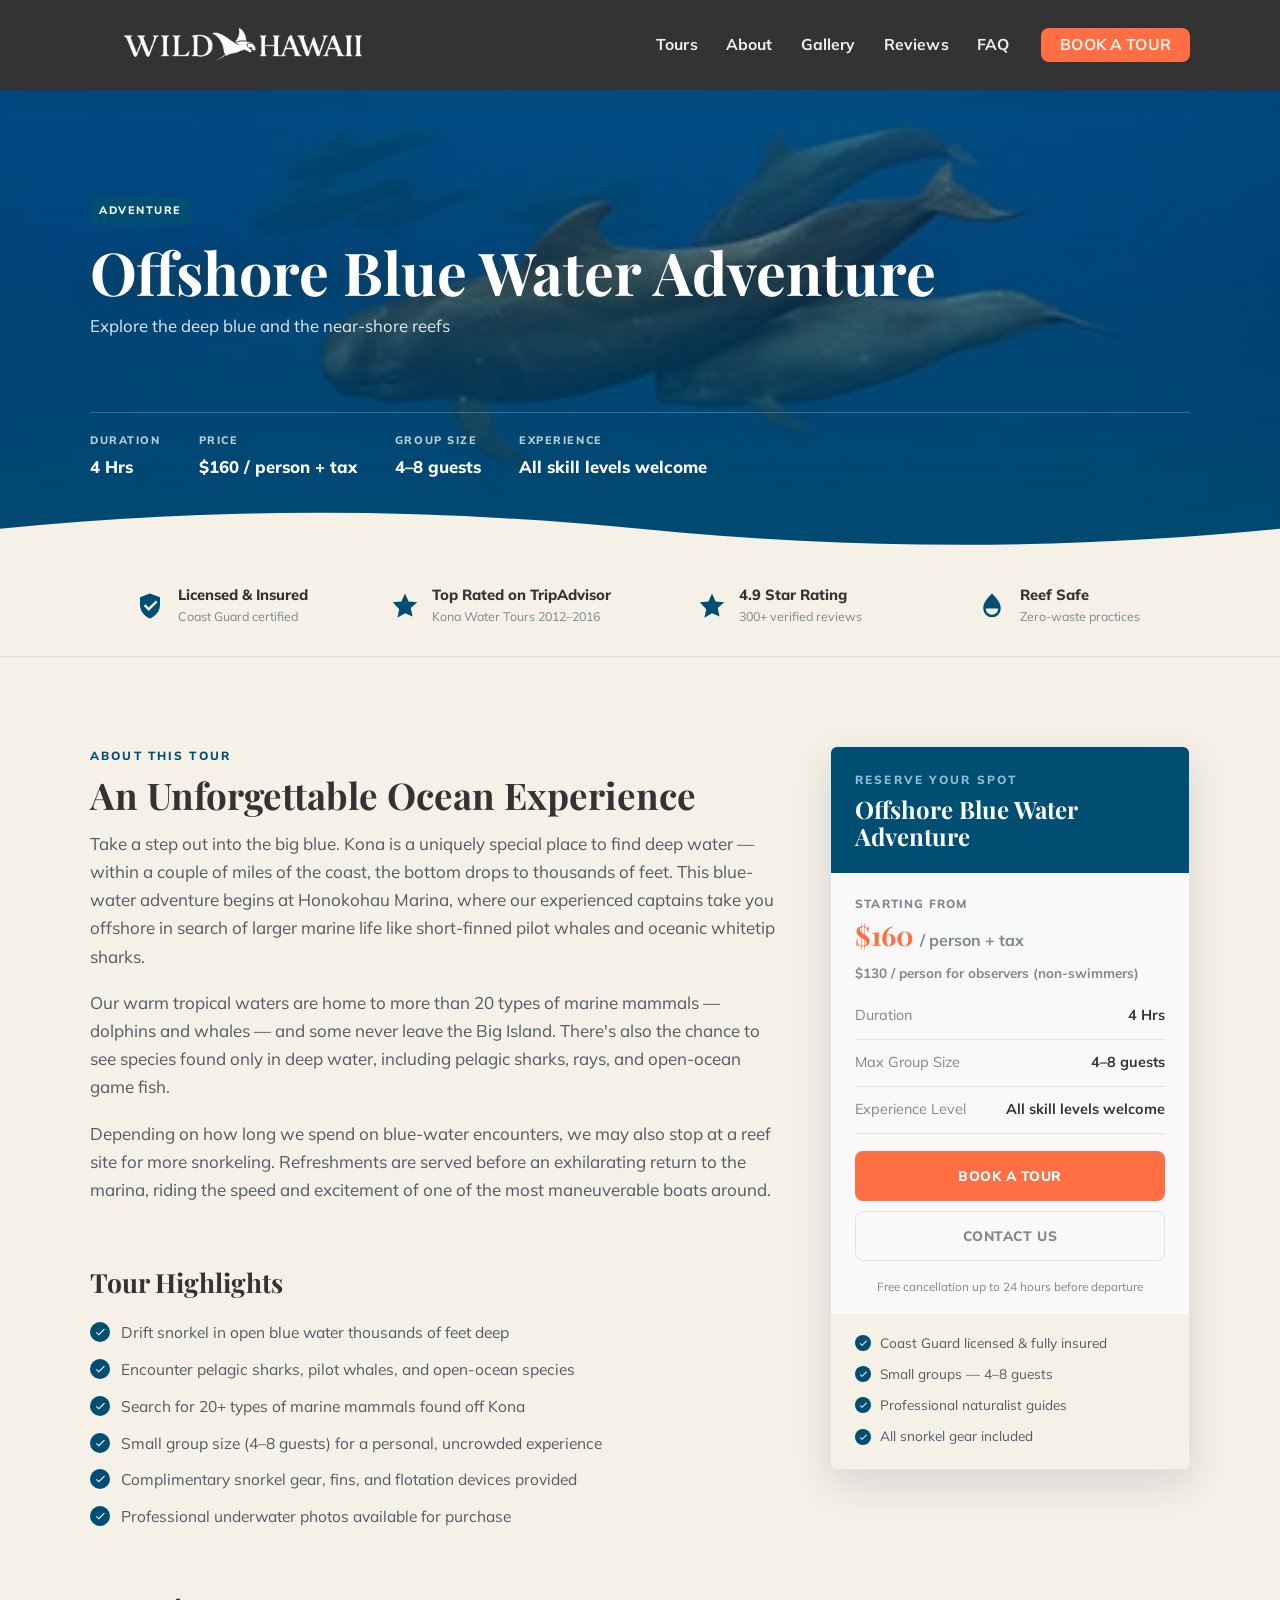
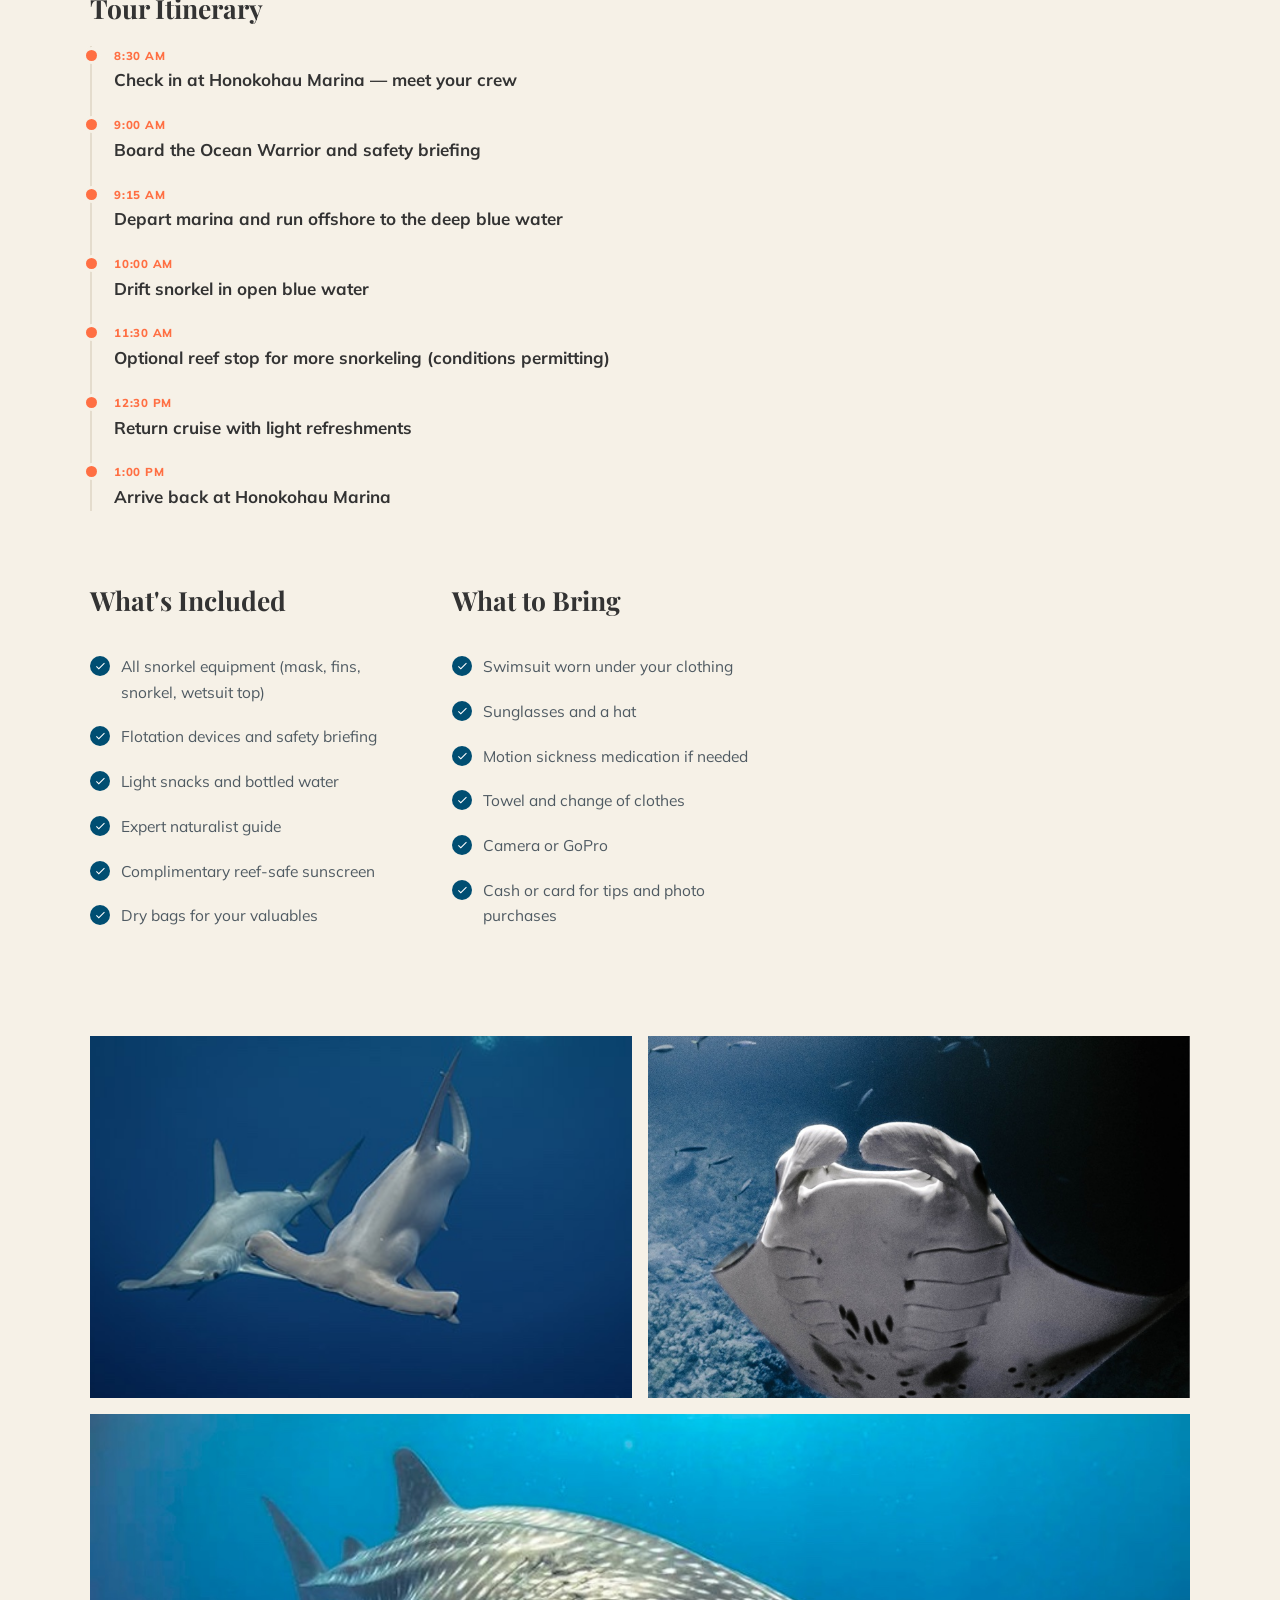
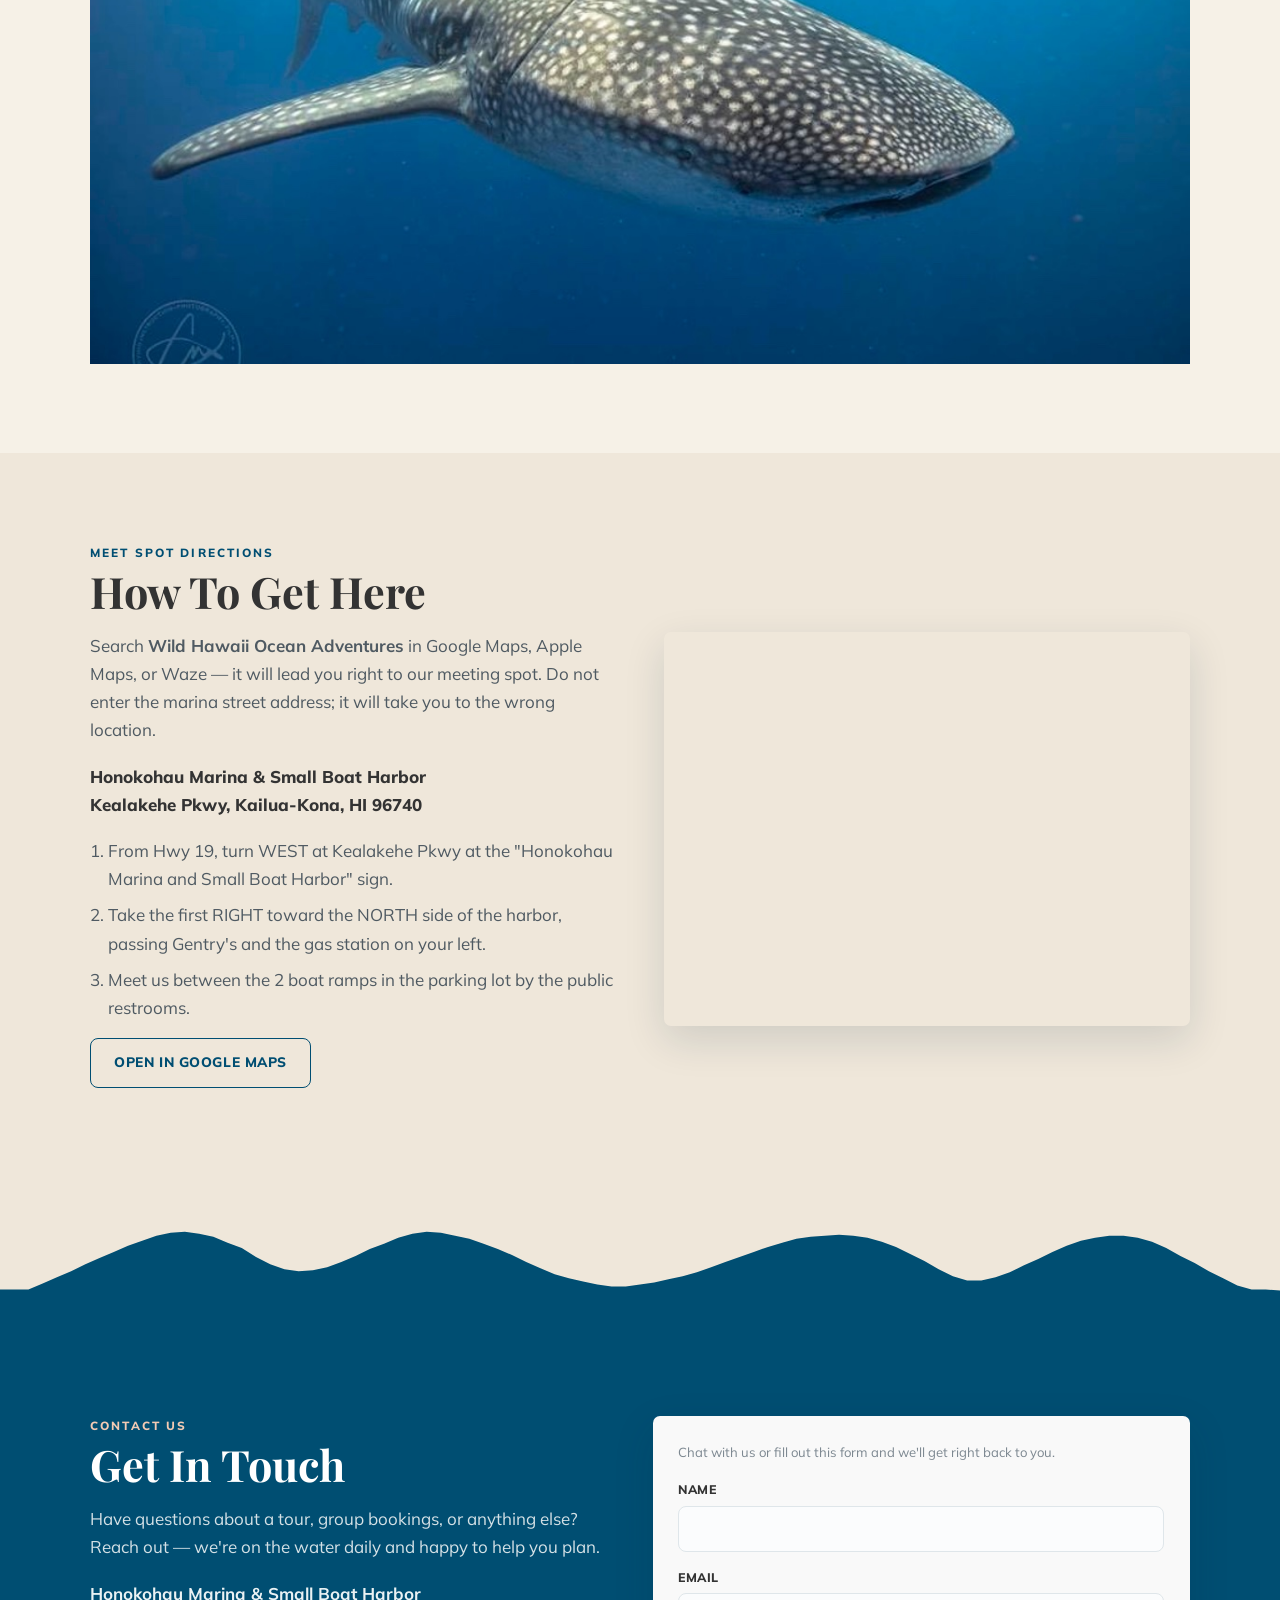
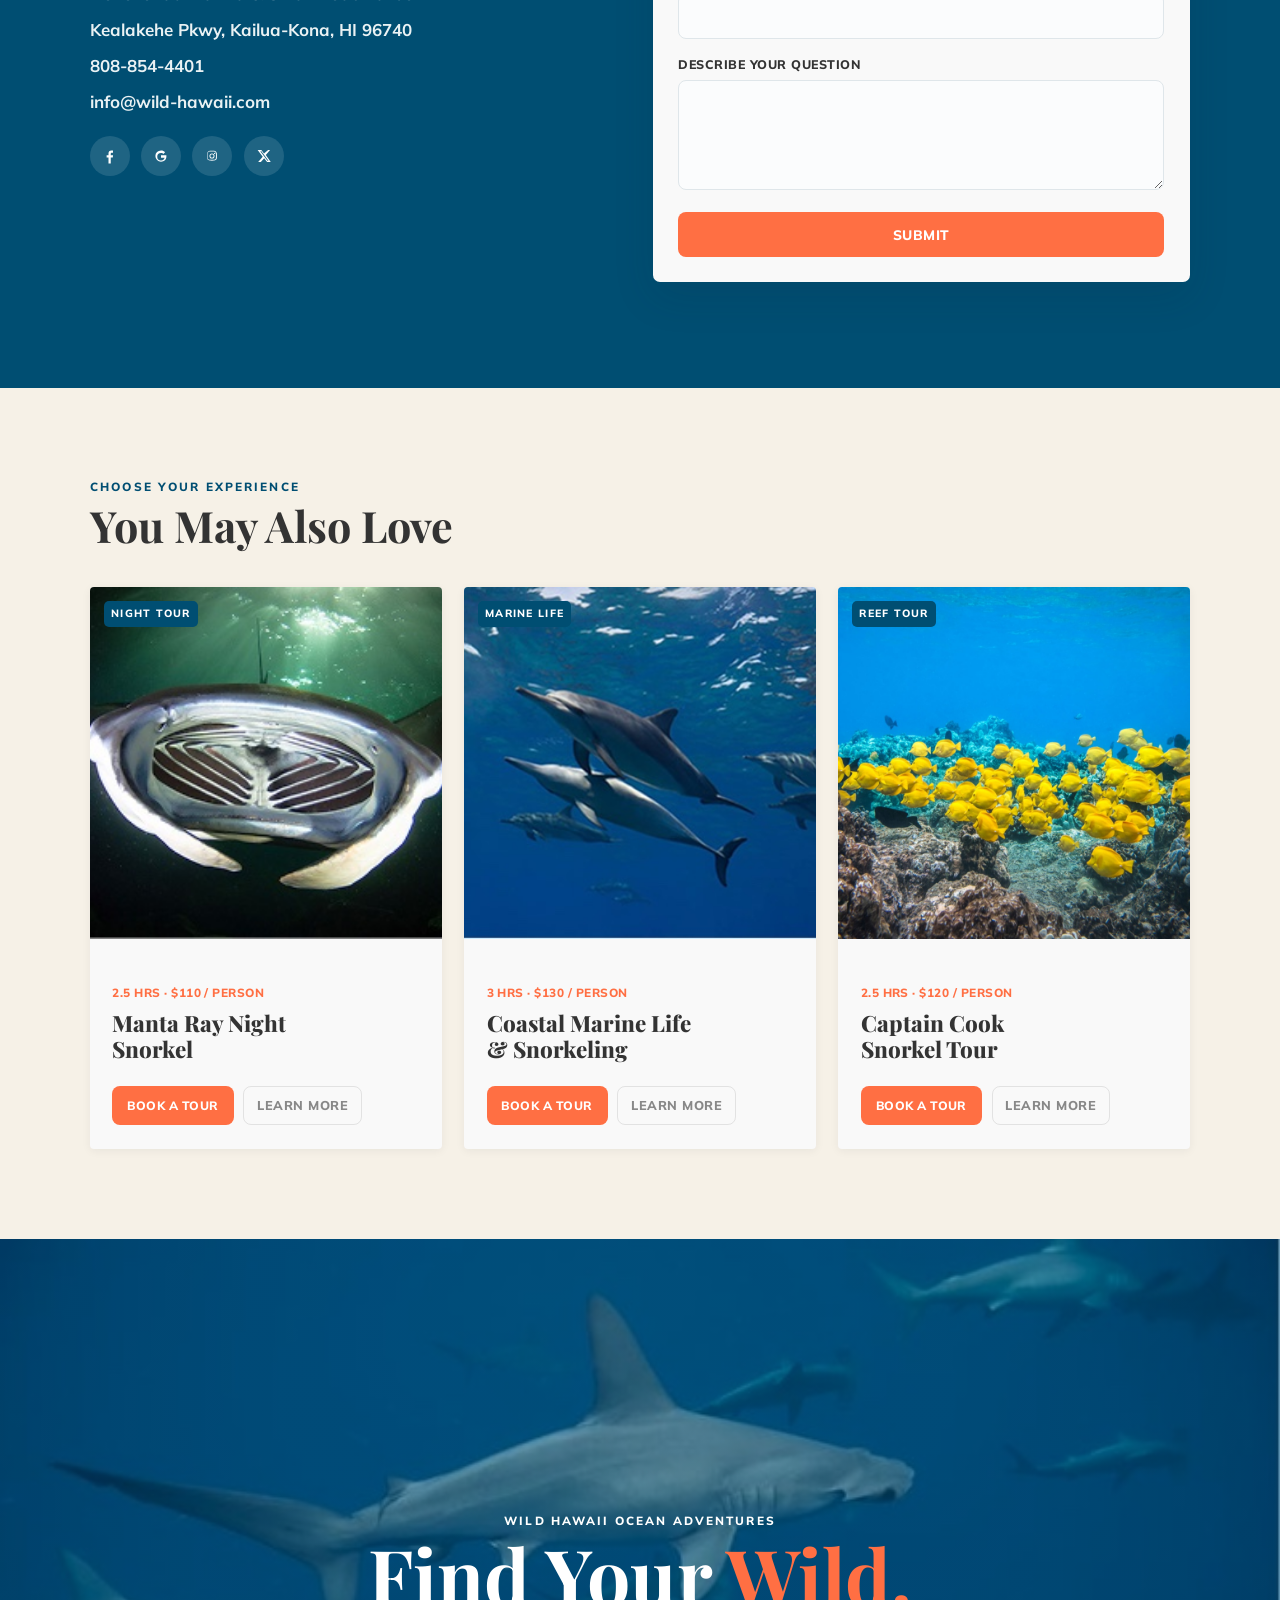
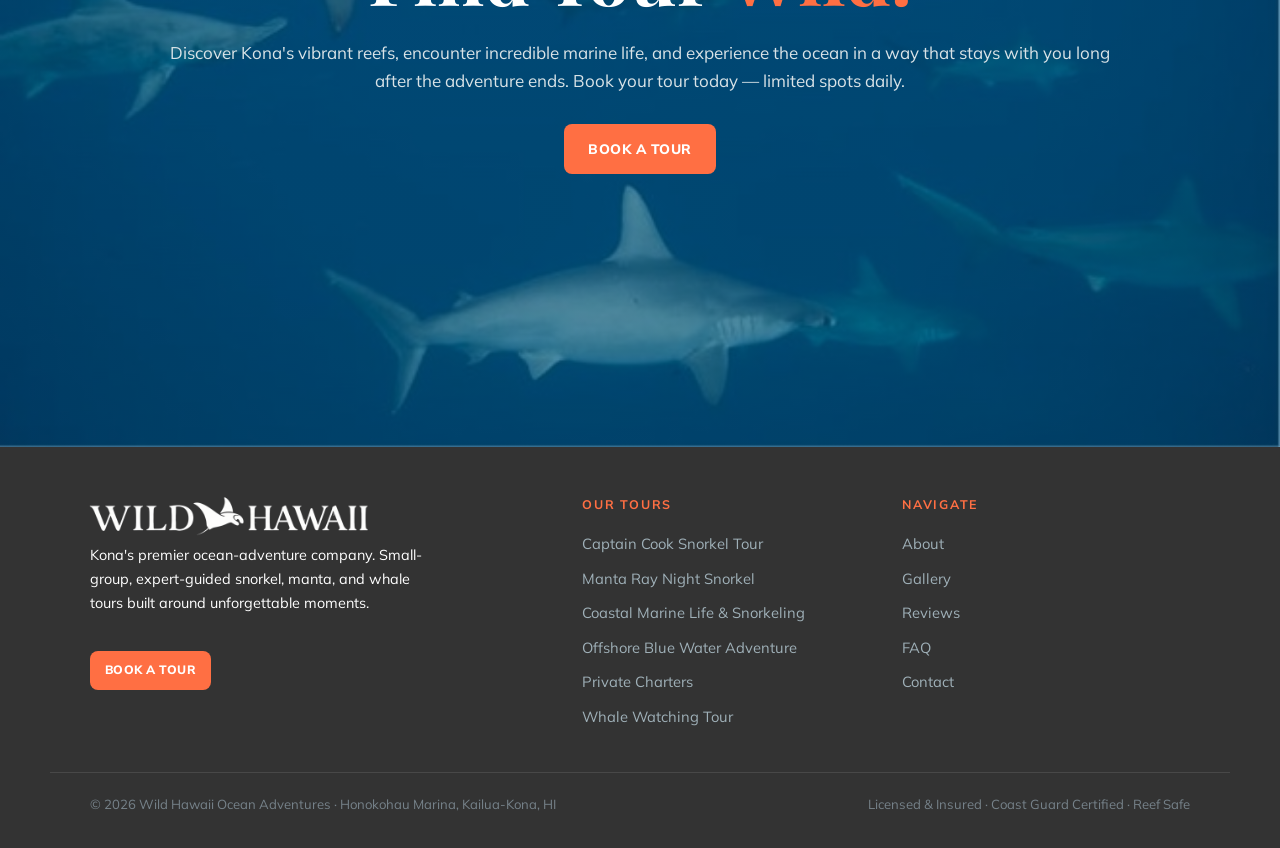
<file: offshore-blue-water.html>
<!DOCTYPE html>
<html lang="en">
<head>
  <meta charset="UTF-8" />
  <meta name="viewport" content="width=device-width, initial-scale=1" />
  <title>Offshore Blue Water Adventure — Wild Hawaii Ocean Adventures</title>
  <meta name="description" content="Head past the reef into water thousands of feet deep to snorkel with pelagic sharks, pilot whales, and open-ocean species off Kona. 4-hour small-group tour. $175/person." />
  <meta property="og:title" content="Offshore Blue Water Adventure — Wild Hawaii Ocean Adventures" />
  <meta property="og:description" content="Snorkel Kona's deep blue water and encounter pelagic marine life found nowhere near the shore." />
  <meta property="og:type" content="website" />
  <link rel="icon" href="images/check.svg" />
  <link rel="preconnect" href="https://fonts.googleapis.com" />
  <link rel="preconnect" href="https://fonts.gstatic.com" crossorigin />
  <link href="https://fonts.googleapis.com/css2?family=Playfair+Display:ital,wght@0,500;0,700;0,800;1,500;1,700&family=Mulish:wght@400;600;700;800&display=swap" rel="stylesheet" />
  <link rel="stylesheet" href="css/styles.css" />
</head>
<body>
  <a class="skip" href="#main">Skip to content</a>

  <!-- ===================== HEADER ===================== -->
  <header class="site-header">
    <div class="wrap nav">
      <a class="brand" href="index.html" aria-label="Wild Hawaii Ocean Adventures — home">
        <img class="brand-logo" src="images/logo-wild-hawaii.png" alt="Wild Hawaii Ocean Adventures" />
      </a>
      <nav class="nav-links" aria-label="Primary">
        <a href="tours.html">Tours</a>
        <a href="about.html">About</a>
        <a href="index.html#gallery">Gallery</a>
        <a href="index.html#reviews">Reviews</a>
        <a href="index.html#faq">FAQ</a>
        <a class="btn btn-primary btn-sm nav-cta" href="tours.html">Book A Tour</a>
      </nav>
      <button class="nav-toggle" aria-label="Open menu" aria-expanded="false">
        <svg viewBox="0 0 24 24" fill="none" stroke-width="2" stroke-linecap="round"><path d="M3 6h18M3 12h18M3 18h18"/></svg>
      </button>
    </div>
  </header>

  <main id="main">
    <!-- ===================== TOUR HERO ===================== -->
    <section class="tour-hero" style="background-image:url('images/tour-offshore-blue.jpg')">
      <div class="wrap">
        <div class="tour-hero-inner">
          <span class="chip">Adventure</span>
          <h1>Offshore Blue Water Adventure</h1>
          <p class="sub">Explore the deep blue and the near-shore reefs</p>
        </div>
        <div class="facts">
          <div class="fact"><div class="k">Duration</div><div class="v">4 Hrs</div></div>
          <div class="fact"><div class="k">Price</div><div class="v">$160 / person + tax</div></div>
          <div class="fact"><div class="k">Group Size</div><div class="v">4–8 guests</div></div>
          <div class="fact"><div class="k">Experience</div><div class="v">All skill levels welcome</div></div>
        </div>
      </div>
      <svg class="hero-scrim-wave" viewBox="0 0 1440 60" preserveAspectRatio="none" aria-hidden="true"><path d="M0 60 V28 C 240 8 480 8 720 28 C 960 48 1200 48 1440 28 V60 Z"/></svg>
    </section>

    <!-- ===================== TRUST ===================== -->
    <section class="trust">
      <div class="wrap trust-row">
        <div class="trust-item"><svg viewBox="0 0 24 24" aria-hidden="true"><path d="M12 2 4 5v6c0 5 3.4 9 8 11 4.6-2 8-6 8-11V5l-8-3Zm-1 14-4-4 1.4-1.4L11 13.2l5.6-5.6L18 9l-7 7Z"/></svg><div><b>Licensed &amp; Insured</b><span>Coast Guard certified</span></div></div>
        <div class="trust-item"><svg viewBox="0 0 24 24" aria-hidden="true"><path d="m12 2 2.9 6.3 6.9.7-5.2 4.6 1.5 6.8L12 17.8 5.9 21.4l1.5-6.8L2.2 9.0l6.9-.7L12 2Z"/></svg><div><b>Top Rated on TripAdvisor</b><span>Kona Water Tours 2012–2016</span></div></div>
        <div class="trust-item"><svg viewBox="0 0 24 24" aria-hidden="true"><path d="m12 2 2.9 6.3 6.9.7-5.2 4.6 1.5 6.8L12 17.8 5.9 21.4l1.5-6.8L2.2 9.0l6.9-.7L12 2Z"/></svg><div><b>4.9 Star Rating</b><span>300+ verified reviews</span></div></div>
        <div class="trust-item"><svg viewBox="0 0 24 24" aria-hidden="true"><path d="M12 2C7 7 5 10 5 14a7 7 0 0 0 14 0c0-4-2-7-7-12Zm0 17a5 5 0 0 1-5-5h10a5 5 0 0 1-5 5Z"/></svg><div><b>Reef Safe</b><span>Zero-waste practices</span></div></div>
      </div>
    </section>

    <!-- ===================== TOUR BODY ===================== -->
    <section class="section">
      <div class="wrap tour-layout">
        <div class="prose reveal">
          <p class="eyebrow">About This Tour</p>
          <h2>An Unforgettable Ocean Experience</h2>
          <p>Take a step out into the big blue. Kona is a uniquely special place to find deep water — within a couple of miles of the coast, the bottom drops to thousands of feet. This blue-water adventure begins at Honokohau Marina, where our experienced captains take you offshore in search of larger marine life like short-finned pilot whales and oceanic whitetip sharks.</p>
          <p>Our warm tropical waters are home to more than 20 types of marine mammals — dolphins and whales — and some never leave the Big Island. There's also the chance to see species found only in deep water, including pelagic sharks, rays, and open-ocean game fish.</p>
          <p>Depending on how long we spend on blue-water encounters, we may also stop at a reef site for more snorkeling. Refreshments are served before an exhilarating return to the marina, riding the speed and excitement of one of the most maneuverable boats around.</p>

          <h3>Tour Highlights</h3>
          <ul class="checklist">
            <li>Drift snorkel in open blue water thousands of feet deep</li>
            <li>Encounter pelagic sharks, pilot whales, and open-ocean species</li>
            <li>Search for 20+ types of marine mammals found off Kona</li>
            <li>Small group size (4–8 guests) for a personal, uncrowded experience</li>
            <li>Complimentary snorkel gear, fins, and flotation devices provided</li>
            <li>Professional underwater photos available for purchase</li>
          </ul>

          <h3>Tour Itinerary</h3>
          <ul class="timeline">
            <li><div class="t">8:30 AM</div><div class="d">Check in at Honokohau Marina — meet your crew</div></li>
            <li><div class="t">9:00 AM</div><div class="d">Board the Ocean Warrior and safety briefing</div></li>
            <li><div class="t">9:15 AM</div><div class="d">Depart marina and run offshore to the deep blue water</div></li>
            <li><div class="t">10:00 AM</div><div class="d">Drift snorkel in open blue water</div></li>
            <li><div class="t">11:30 AM</div><div class="d">Optional reef stop for more snorkeling (conditions permitting)</div></li>
            <li><div class="t">12:30 PM</div><div class="d">Return cruise with light refreshments</div></li>
            <li><div class="t">1:00 PM</div><div class="d">Arrive back at Honokohau Marina</div></li>
          </ul>

          <div class="two-col">
            <div>
              <h3>What's Included</h3>
              <ul class="checklist">
                <li>All snorkel equipment (mask, fins, snorkel, wetsuit top)</li>
                <li>Flotation devices and safety briefing</li>
                <li>Light snacks and bottled water</li>
                <li>Expert naturalist guide</li>
                <li>Complimentary reef-safe sunscreen</li>
                <li>Dry bags for your valuables</li>
              </ul>
            </div>
            <div>
              <h3>What to Bring</h3>
              <ul class="checklist">
                <li>Swimsuit worn under your clothing</li>
                <li>Sunglasses and a hat</li>
                <li>Motion sickness medication if needed</li>
                <li>Towel and change of clothes</li>
                <li>Camera or GoPro</li>
                <li>Cash or card for tips and photo purchases</li>
              </ul>
            </div>
          </div>
        </div>

        <!-- booking card -->
        <aside id="book">
          <div class="booking reveal">
            <div class="head">
              <p class="eyebrow">Reserve Your Spot</p>
              <h3>Offshore Blue Water Adventure</h3>
            </div>
            <div class="price-block">
              <div class="price-lbl">Starting from</div>
              <div class="price">$160 <span style="font-size:1rem;color:var(--muted);font-family:var(--sans);font-weight:700;">/ person + tax</span></div>
              <div class="price-observer">$130 / person for observers (non-swimmers)</div>
            </div>
            <div class="rows">
              <div class="row"><span class="k">Duration</span><span class="v">4 Hrs</span></div>
              <div class="row"><span class="k">Max Group Size</span><span class="v">4–8 guests</span></div>
              <div class="row"><span class="k">Experience Level</span><span class="v">All skill levels welcome</span></div>
            </div>
            <div class="cta">
              <a class="btn btn-primary btn-block" href="#contact">Book A Tour</a>
              <a class="btn btn-outline btn-block" href="#contact">Contact Us</a>
            </div>
            <div class="note">Free cancellation up to 24 hours before departure</div>
            <ul class="perks">
              <li>Coast Guard licensed &amp; fully insured</li>
              <li>Small groups — 4–8 guests</li>
              <li>Professional naturalist guides</li>
              <li>All snorkel gear included</li>
            </ul>
          </div>
        </aside>
        <div class="tour-gallery reveal">
          <a href="images/gallery-7.jpg"><img src="images/gallery-7.jpg" alt="Pair of hammerhead sharks" /></a>
          <a href="images/gallery-5.jpg"><img src="images/gallery-5.jpg" alt="Manta ray in the open blue" /></a>
          <a class="wide" href="images/g-whaleshark.jpg"><img src="images/g-whaleshark.jpg" alt="Whale shark cruising the deep blue" /></a>
        </div>
      </div>
    </section>

    <!-- ===================== DIRECTIONS ===================== -->
    <section class="section directions">
      <div class="wrap">
        <p class="eyebrow">Meet Spot Directions</p>
        <h2 class="h-section">How To Get Here</h2>
        <div class="dir-grid">
          <div>
            <p>Search <b>Wild Hawaii Ocean Adventures</b> in Google Maps, Apple Maps, or Waze — it will lead you right to our meeting spot. Do not enter the marina street address; it will take you to the wrong location.</p>
            <p class="addr">Honokohau Marina &amp; Small Boat Harbor<br />Kealakehe Pkwy, Kailua-Kona, HI 96740</p>
            <ol>
              <li>From Hwy 19, turn WEST at Kealakehe Pkwy at the "Honokohau Marina and Small Boat Harbor" sign.</li>
              <li>Take the first RIGHT toward the NORTH side of the harbor, passing Gentry's and the gas station on your left.</li>
              <li>Meet us between the 2 boat ramps in the parking lot by the public restrooms.</li>
            </ol>
            <a class="btn btn-outline" href="https://www.google.com/maps/search/?api=1&query=Honokohau+Small+Boat+Harbor+Kailua-Kona+HI" target="_blank" rel="noopener">Open in Google Maps</a>
          </div>
          <div class="map-frame">
            <iframe title="Map to Honokohau Small Boat Harbor" loading="lazy" referrerpolicy="no-referrer-when-downgrade"
              src="https://maps.google.com/maps?q=Honokohau%20Small%20Boat%20Harbor%2C%20Kailua-Kona%2C%20HI&t=&z=13&ie=UTF8&iwloc=&output=embed"></iframe>
          </div>
        </div>
      </div>
    </section>

    <!-- ===================== CONTACT ===================== -->
    <svg class="contact-wave from-cream" viewBox="0 0 1440 130" preserveAspectRatio="none" aria-hidden="true"><path d="M0 130 L0 99 L16 99 L32 99 L48 93 L64 87 L80 81 L96 74 L112 68 L128 62 L144 56 L160 51 L176 46 L192 43 L208 42 L224 44 L240 47 L256 53 L272 58 L288 67 L304 74 L320 79 L336 81 L352 80 L368 77 L384 72 L400 66 L416 59 L432 54 L448 48 L464 44 L480 42 L496 43 L512 46 L528 49 L544 54 L560 59 L576 65 L592 72 L608 78 L624 84 L640 88 L656 91 L672 94 L688 96 L704 96 L720 94 L736 92 L752 89 L768 86 L784 82 L800 77 L816 72 L832 67 L848 62 L864 57 L880 53 L896 49 L912 47 L928 46 L944 45 L960 46 L976 48 L992 52 L1008 57 L1024 64 L1040 71 L1056 79 L1072 86 L1088 90 L1104 90 L1120 87 L1136 82 L1152 75 L1168 69 L1184 62 L1200 56 L1216 51 L1232 48 L1248 46 L1264 46 L1280 48 L1296 52 L1312 58 L1328 66 L1344 73 L1360 81 L1376 88 L1392 95 L1408 99 L1424 99 L1440 100 L1440 130 Z"/></svg>
    <section class="section contact" id="contact" style="padding-top:6rem">
      <div class="wrap contact-grid">
        <div class="reveal">
          <p class="eyebrow">Contact Us</p>
          <h2 class="h-section">Get In Touch</h2>
          <p>Have questions about a tour, group bookings, or anything else? Reach out — we're on the water daily and happy to help you plan.</p>
          <div class="lines">
            <span><b>Honokohau Marina &amp; Small Boat Harbor</b></span>
            <span>Kealakehe Pkwy, Kailua-Kona, HI 96740</span>
            <a href="tel:18088544401">808-854-4401</a>
            <a href="mailto:info@wild-hawaii.com">info@wild-hawaii.com</a>
          </div>
          <div class="socials">
            <a href="#" aria-label="Facebook"><svg viewBox="0 0 24 24"><path d="M13 22v-8h2.7l.4-3H13V9c0-.9.3-1.5 1.6-1.5H16V4.8c-.3 0-1.2-.1-2.3-.1-2.3 0-3.7 1.4-3.7 3.9V11H7.5v3H10v8h3Z"/></svg></a>
            <a href="#" aria-label="Google"><svg viewBox="0 0 24 24"><path d="M12 11v3.4h4.8c-.2 1.2-1.5 3.6-4.8 3.6a5 5 0 0 1 0-10c1.6 0 2.6.7 3.2 1.2l2.2-2.1C16.1 5.3 14.3 4.5 12 4.5a7.5 7.5 0 1 0 0 15c4.3 0 7.2-3 7.2-7.3 0-.5 0-.9-.1-1.2H12Z"/></svg></a>
            <a href="#" aria-label="Instagram"><svg viewBox="0 0 24 24"><path d="M12 8.6A3.4 3.4 0 1 0 12 15.4 3.4 3.4 0 0 0 12 8.6Zm0 5.6a2.2 2.2 0 1 1 0-4.4 2.2 2.2 0 0 1 0 4.4Zm4.3-5.7a.8.8 0 1 1-1.6 0 .8.8 0 0 1 1.6 0ZM18.5 9c-.1-1.1-.3-2-1.1-2.8-.8-.8-1.7-1-2.8-1.1C13.5 5 10.5 5 9.4 5.1c-1.1.1-2 .3-2.8 1.1-.8.8-1 1.7-1.1 2.8C5.4 10.1 5.4 13.1 5.5 14.2c.1 1.1.3 2 1.1 2.8.8.8 1.7 1 2.8 1.1 1.1.1 4.1.1 5.2 0 1.1-.1 2-.3 2.8-1.1.8-.8 1-1.7 1.1-2.8.1-1.1.1-4.1 0-5.2Zm-1.5 6.5c-.2.6-.7 1-1.3 1.3-.9.3-3 .3-4 .3s-3.1 0-4-.3a2.3 2.3 0 0 1-1.3-1.3c-.3-.9-.3-3-.3-4s0-3.1.3-4c.3-.6.7-1 1.3-1.3.9-.3 3-.3 4-.3s3.1 0 4 .3c.6.3 1 .7 1.3 1.3.3.9.3 3 .3 4s0 3.1-.3 4Z"/></svg></a>
            <a href="#" aria-label="X"><svg viewBox="0 0 24 24"><path d="M17.5 4h2.6l-5.7 6.5L21 20h-4.9l-3.9-5-4.4 5H4.2l6.1-7L3.5 4h5l3.5 4.6L17.5 4Zm-.9 14.4h1.4L8.5 5.5H7l9.6 12.9Z"/></svg></a>
          </div>
        </div>
        <div class="form-card reveal">
          <p class="hint">Chat with us or fill out this form and we'll get right back to you.</p>
          <form data-contact action="#" novalidate>
            <div class="field"><label for="name">Name</label><input id="name" name="name" type="text" required autocomplete="name" /></div>
            <div class="field"><label for="email">Email</label><input id="email" name="email" type="email" required autocomplete="email" /></div>
            <div class="field"><label for="msg">Describe your question</label><textarea id="msg" name="message" required></textarea></div>
            <button class="btn btn-primary btn-block" type="submit">Submit</button>
            <p class="form-success" role="status">Thanks! Your message is on its way — we'll be in touch shortly.</p>
          </form>
        </div>
      </div>
    </section>

    <!-- ===================== RELATED ===================== -->
    <section class="section">
      <div class="wrap">
        <p class="eyebrow">Choose Your Experience</p>
        <h2 class="h-section">You May Also Love</h2>
        <div class="related-grid">
          <article class="tour-card reveal">
            <a class="media" href="manta-ray-night-snorkel.html"><span class="tag coral">Night Tour</span><img src="images/tour-manta-ray.jpg" alt="Manta ray at night" /></a>
            <div class="body"><p class="meta">2.5 Hrs · $110 / person</p><h3>Manta Ray Night Snorkel</h3><div class="actions"><a class="btn btn-primary btn-sm" href="manta-ray-night-snorkel.html">Book A Tour</a><a class="learn" href="manta-ray-night-snorkel.html">Learn More</a></div></div>
          </article>
          <article class="tour-card reveal">
            <a class="media" href="coastal-marine-life.html"><span class="tag">Marine Life</span><img src="images/tour-coastal-marine.jpg" alt="Coastal marine life" /></a>
            <div class="body"><p class="meta">3 Hrs · $130 / person</p><h3>Coastal Marine Life &amp; Snorkeling</h3><div class="actions"><a class="btn btn-primary btn-sm" href="coastal-marine-life.html">Book A Tour</a><a class="learn" href="coastal-marine-life.html">Learn More</a></div></div>
          </article>
          <article class="tour-card reveal">
            <a class="media" href="captain-cook-snorkel.html"><span class="tag">Reef Tour</span><img src="images/tour-captain-cook.jpg" alt="Captain Cook snorkel tour" /></a>
            <div class="body"><p class="meta">2.5 Hrs · $120 / person</p><h3>Captain Cook Snorkel Tour</h3><div class="actions"><a class="btn btn-primary btn-sm" href="captain-cook-snorkel.html">Book A Tour</a><a class="learn" href="captain-cook-snorkel.html">Learn More</a></div></div>
          </article>
        </div>
      </div>
    </section>

    <!-- ===================== CTA ===================== -->
    <section class="cta-band">
      <div class="wrap inner reveal">
        <p class="eyebrow">Wild Hawaii Ocean Adventures</p>
        <h2>Find Your <span class="accent">Wild.</span></h2>
        <p>Discover Kona's vibrant reefs, encounter incredible marine life<span class="lead-trim">, and experience the ocean in a way that stays with you long after the adventure ends</span>. Book your tour today — limited spots daily.</p>
        <a class="btn btn-primary" href="tours.html">Book A Tour</a>
      </div>
    </section>
  </main>

  <!-- ===================== FOOTER ===================== -->
  <footer class="site-footer">
    <div class="wrap footer-grid">
      <div class="footer-brand">
        <a class="brand" href="index.html">
          <img class="brand-logo" src="images/logo-wild-hawaii.png" alt="Wild Hawaii Ocean Adventures" />
        </a>
        <p>Kona's premier ocean-adventure company. Small-group, expert-guided snorkel, manta, and whale tours built around unforgettable moments.</p>
        <a class="btn btn-primary btn-sm" href="tours.html">Book A Tour</a>
      </div>
      <div class="footer-col">
        <h4>Our Tours</h4>
        <a href="captain-cook-snorkel.html">Captain Cook Snorkel Tour</a>
        <a href="manta-ray-night-snorkel.html">Manta Ray Night Snorkel</a>
        <a href="coastal-marine-life.html">Coastal Marine Life &amp; Snorkeling</a>
        <a href="offshore-blue-water.html">Offshore Blue Water Adventure</a>
        <a href="private-charters.html">Private Charters</a>
        <a href="whale-watching.html">Whale Watching Tour</a>
      </div>
      <div class="footer-col">
        <h4>Navigate</h4>
        <a href="about.html">About</a>
        <a href="index.html#gallery">Gallery</a>
        <a href="index.html#reviews">Reviews</a>
        <a href="index.html#faq">FAQ</a>
        <a href="mailto:info@wild-hawaii.com">Contact</a>
      </div>
    </div>
    <div class="wrap footer-bottom">
      <span>© <span id="year">2026</span> Wild Hawaii Ocean Adventures · Honokohau Marina, Kailua-Kona, HI</span>
      <span>Licensed &amp; Insured · Coast Guard Certified · Reef Safe</span>
    </div>
  </footer>

  <script src="js/main.js"></script>
</body>
</html>
</file>
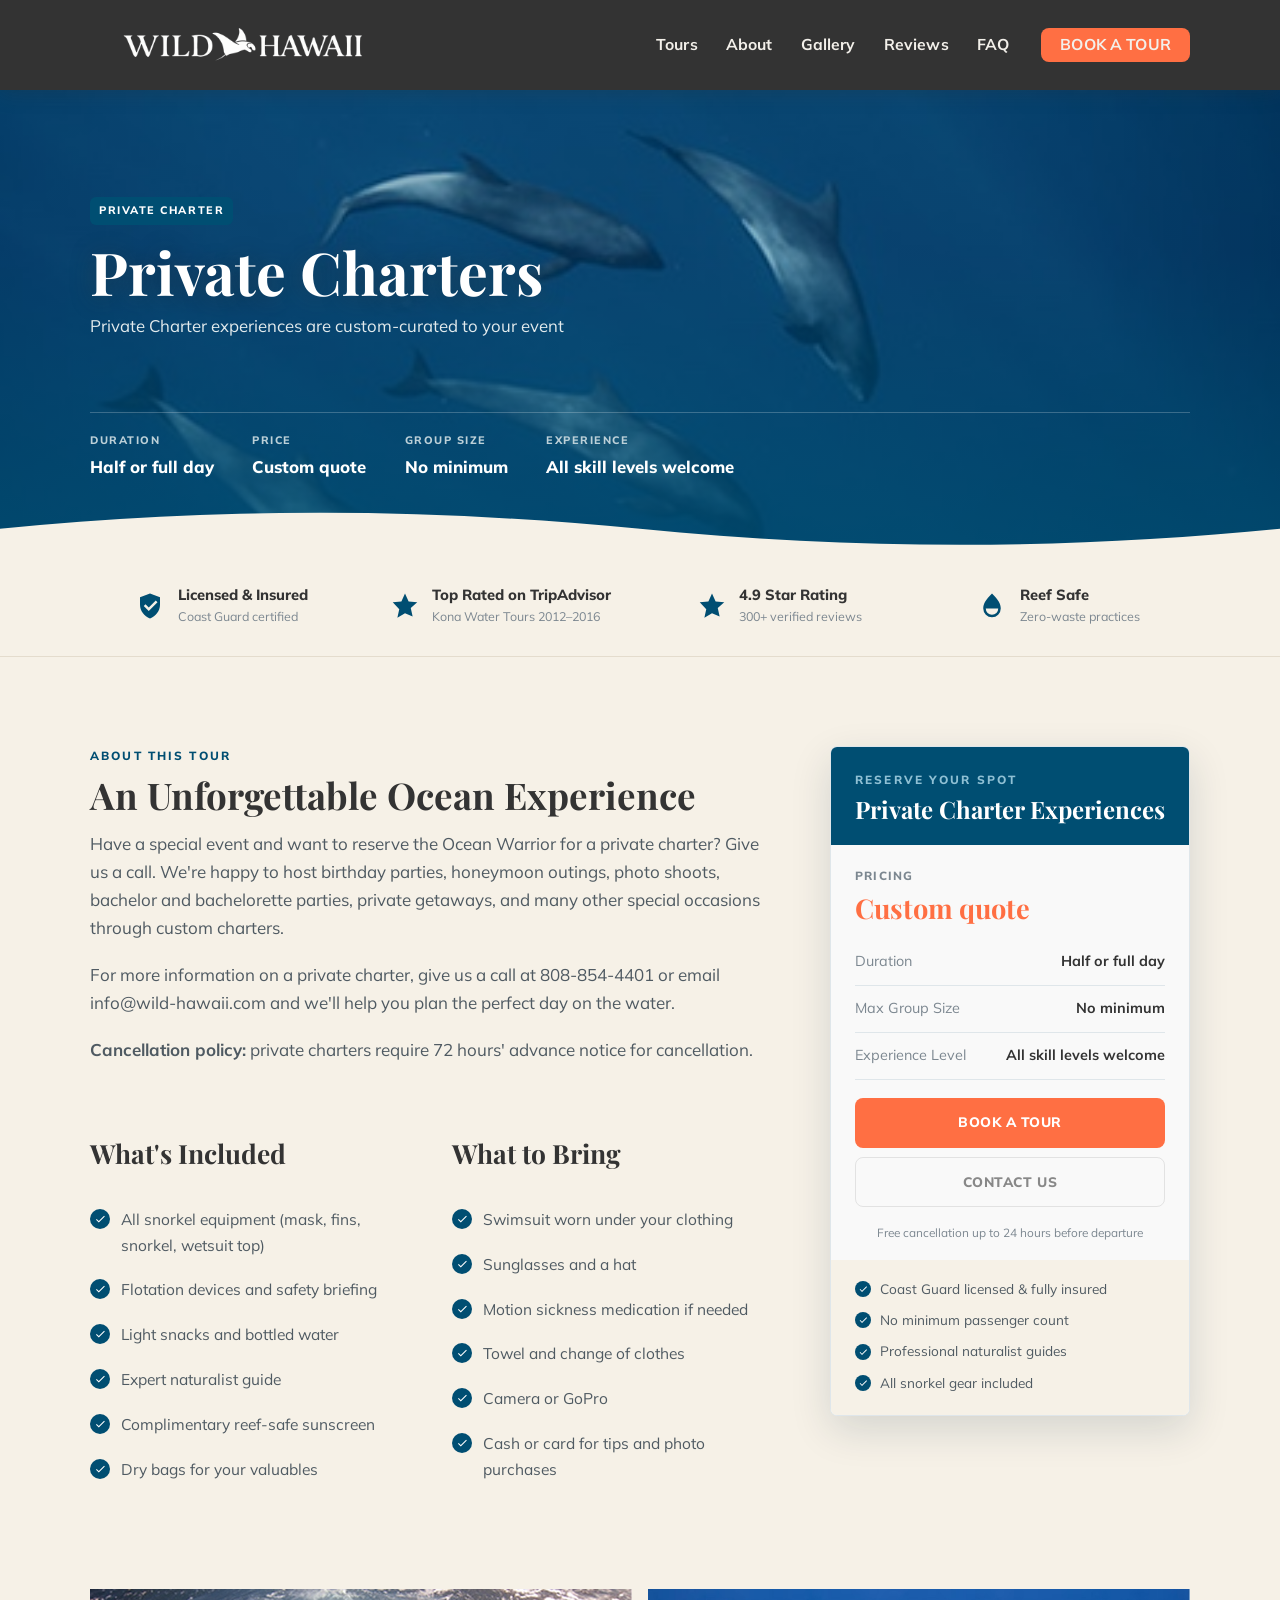
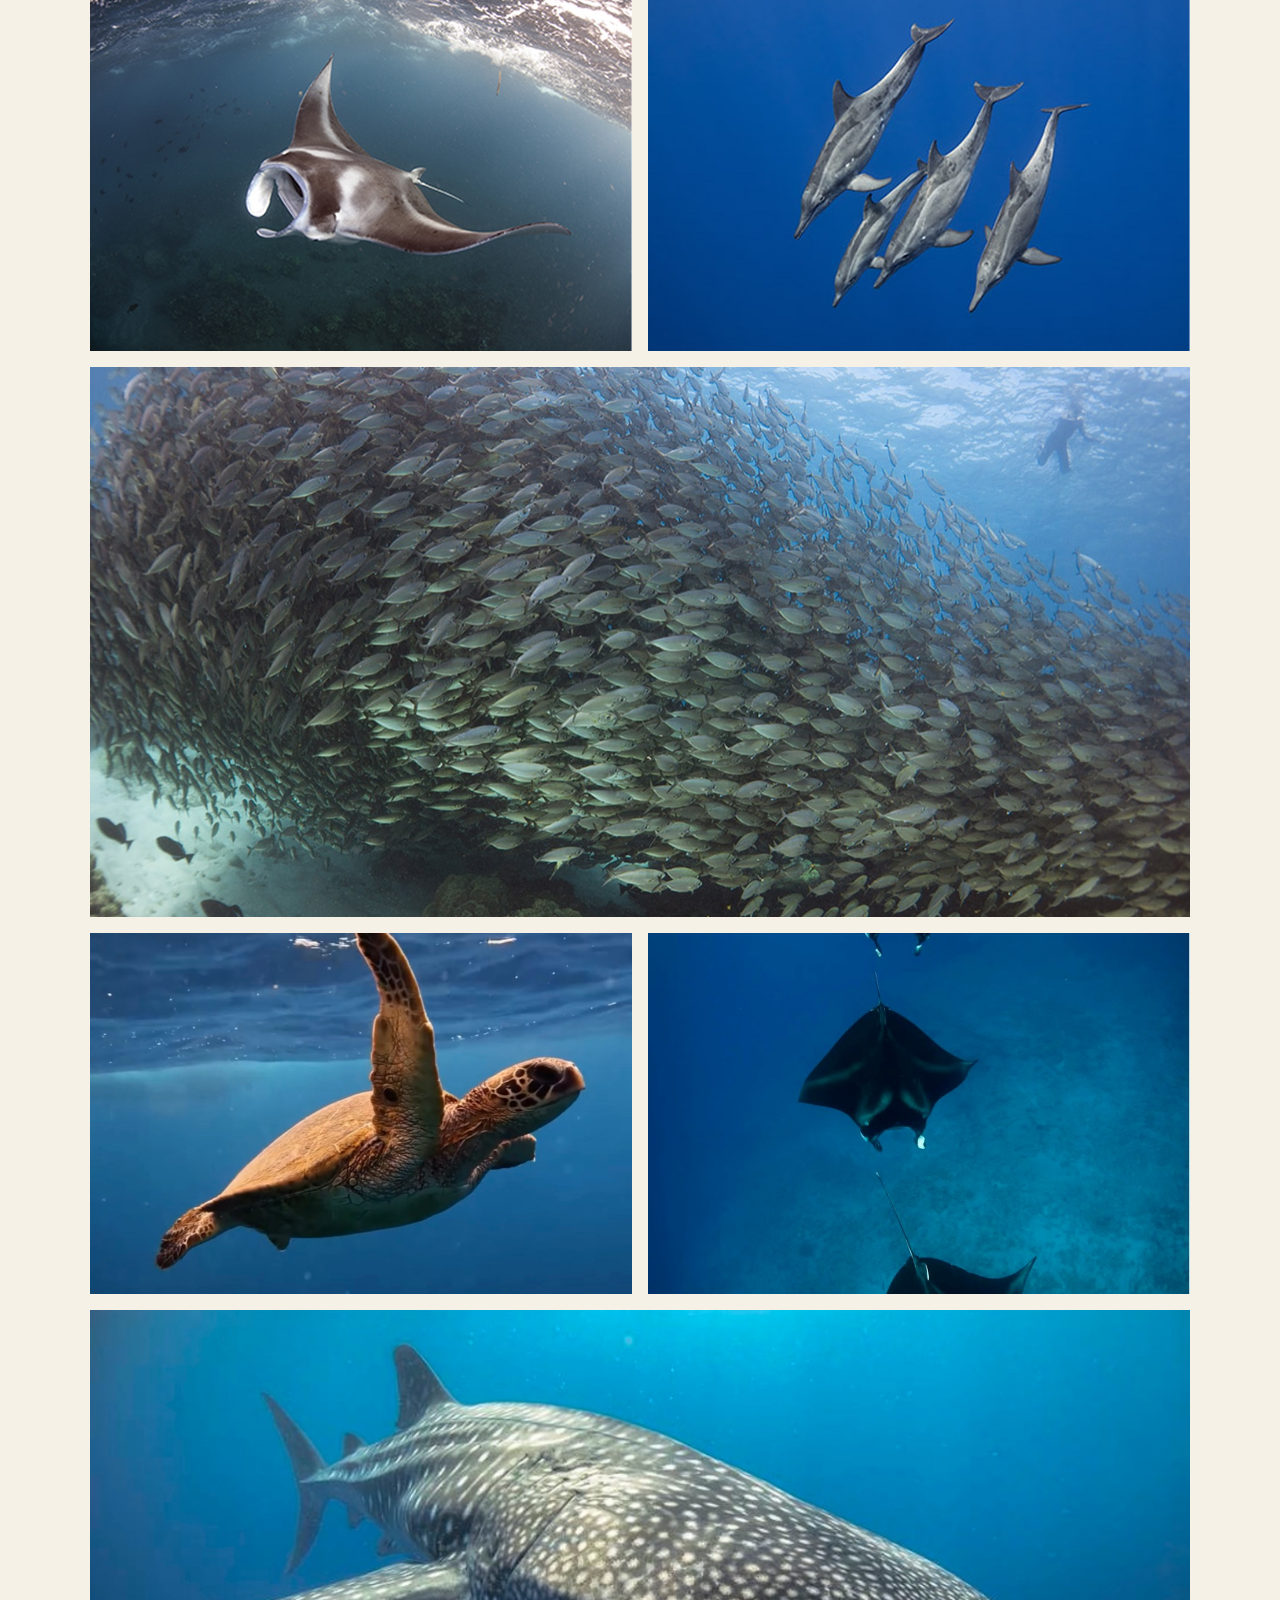
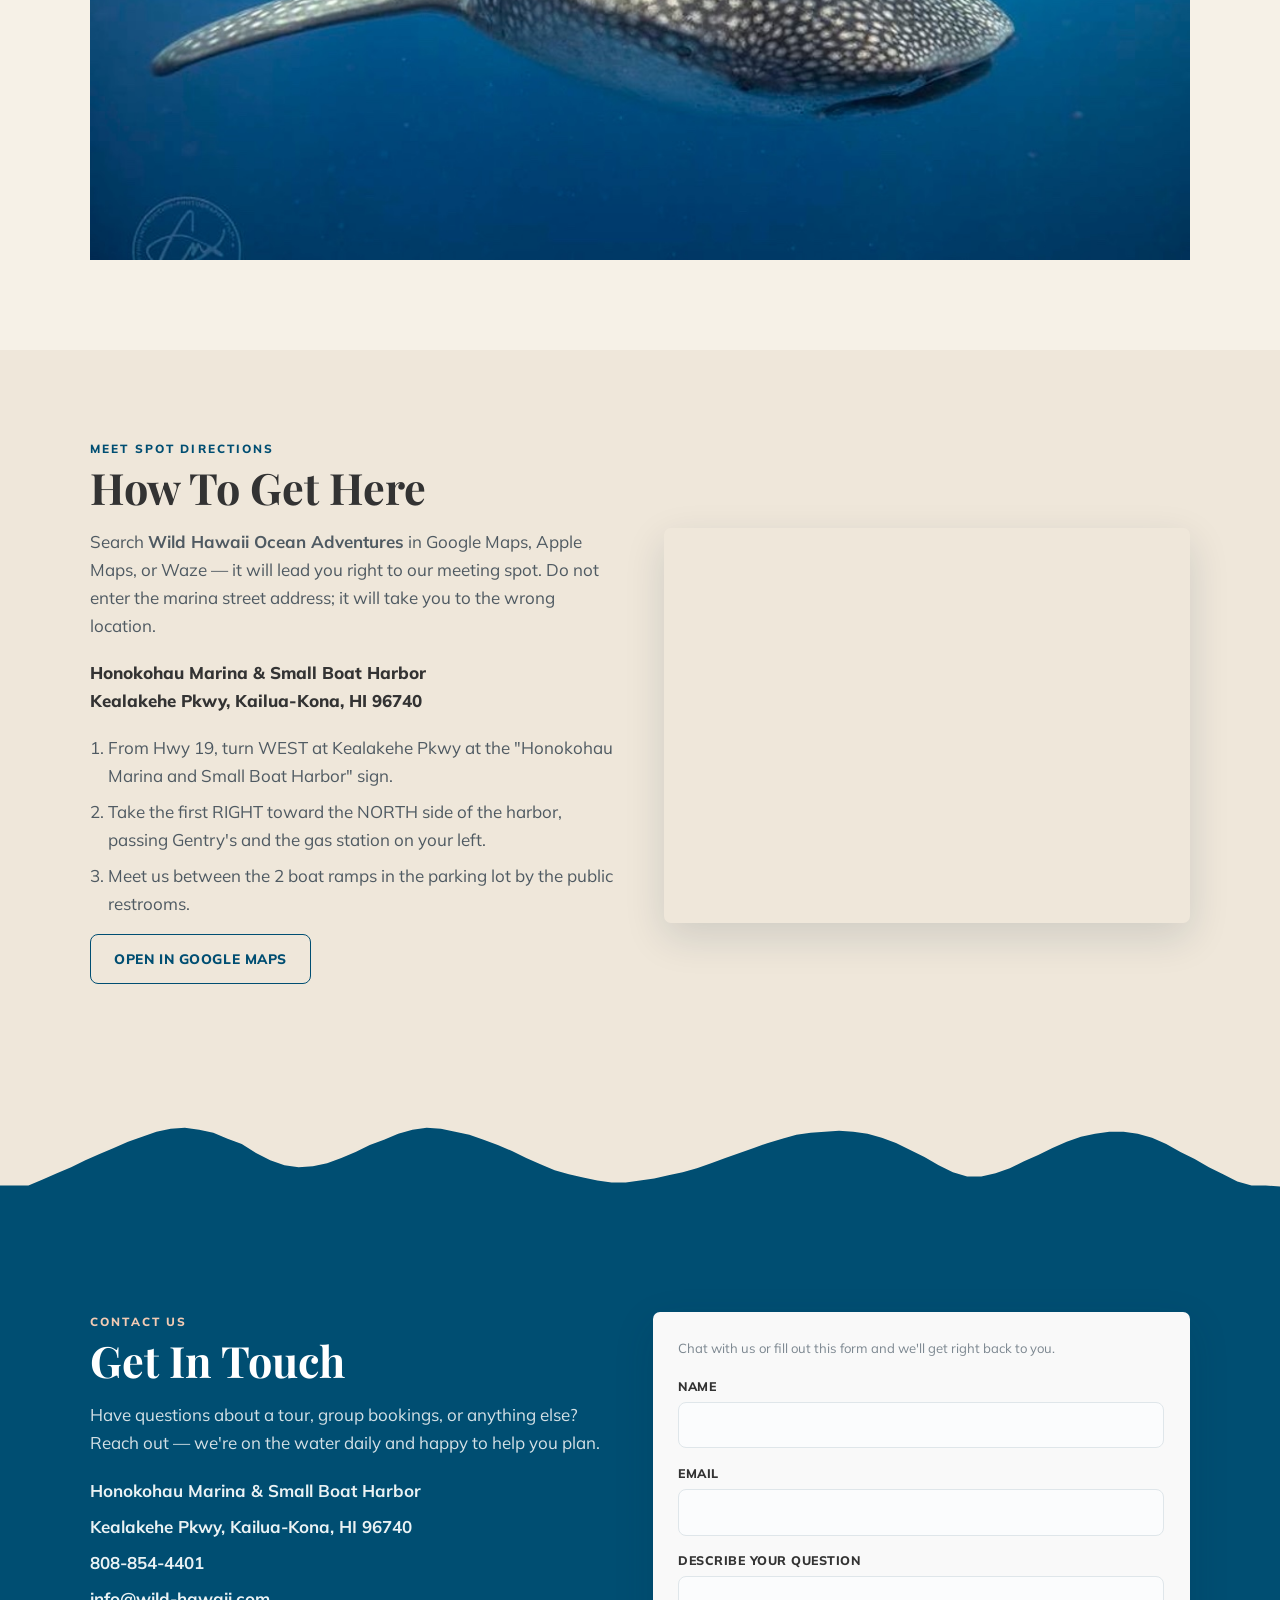
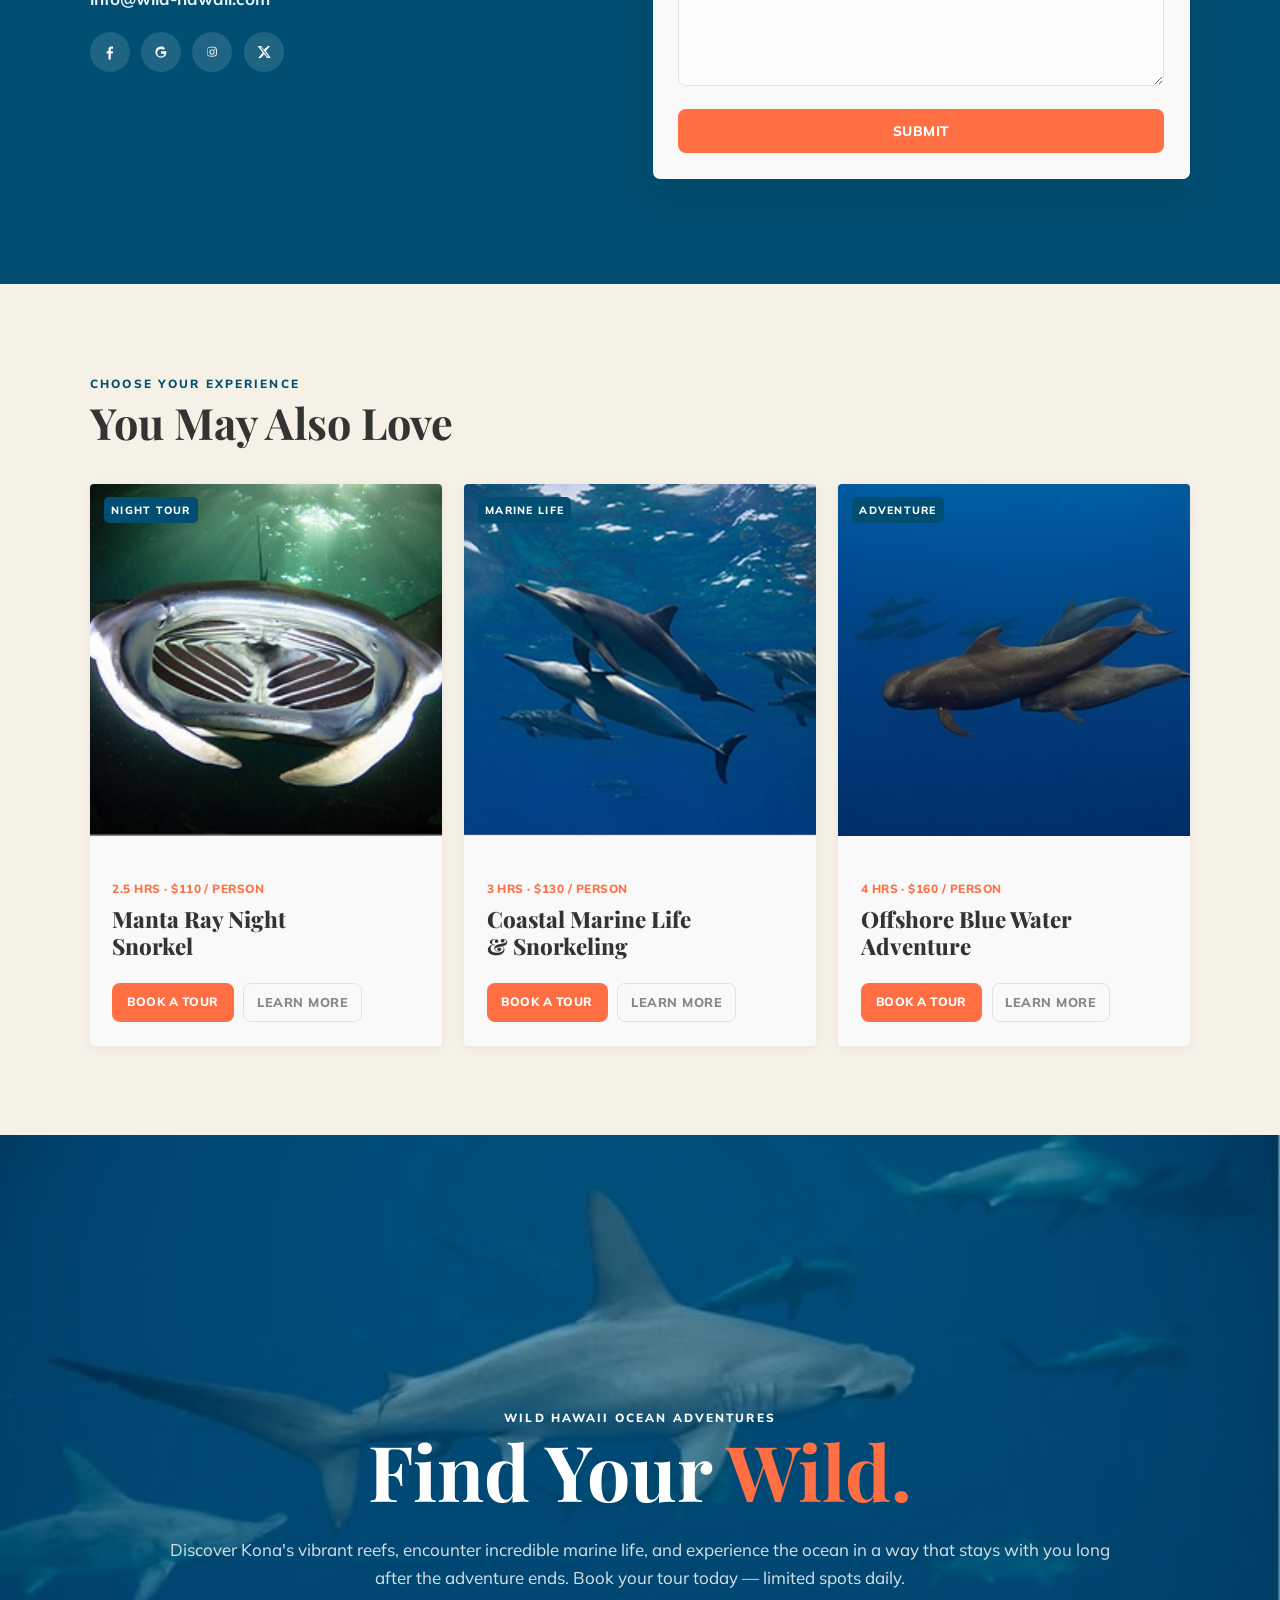
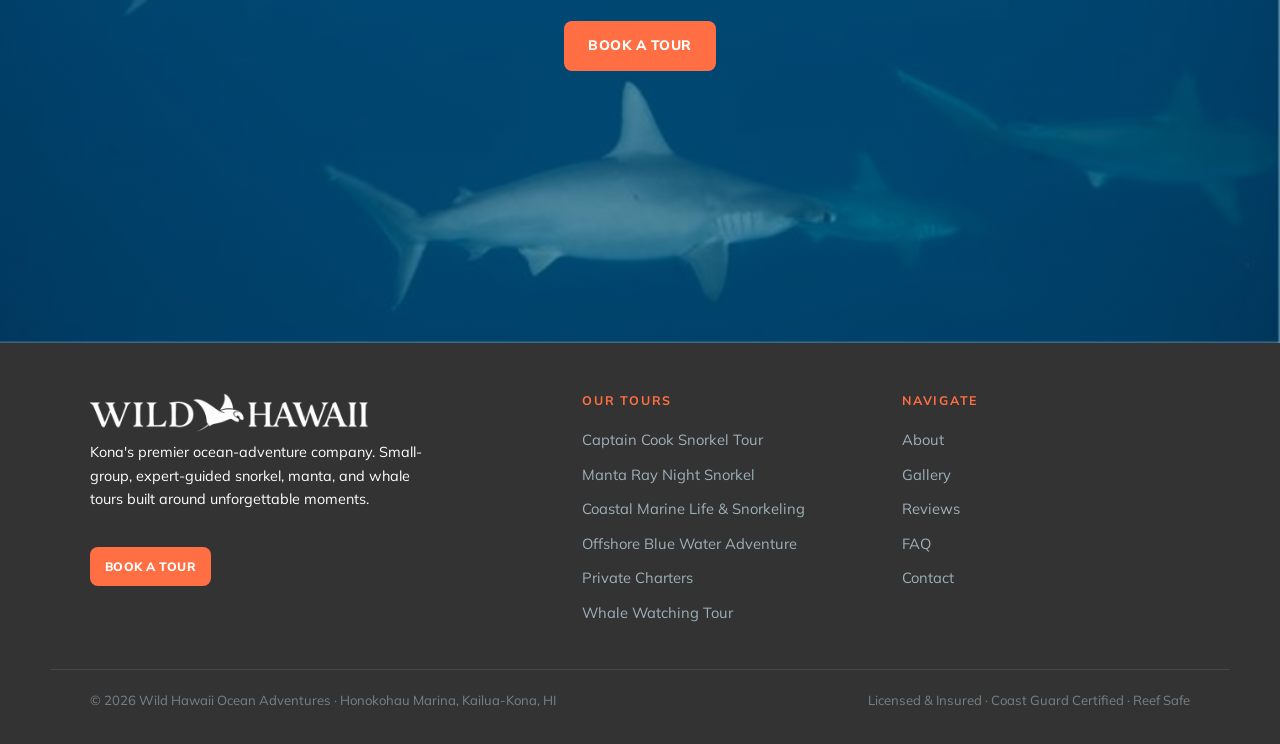
<file: private-charters.html>
<!DOCTYPE html>
<html lang="en">
<head>
  <meta charset="UTF-8" />
  <meta name="viewport" content="width=device-width, initial-scale=1" />
  <title>Private Charters — Wild Hawaii Ocean Adventures</title>
  <meta name="description" content="Reserve the whole boat for your event — birthdays, honeymoons, photo shoots, and celebrations, custom-curated on the Kona coast. Private charters from Honokohau Marina." />
  <meta property="og:title" content="Private Charters — Wild Hawaii Ocean Adventures" />
  <meta property="og:description" content="Private, custom-curated ocean charters out of Kona for any special occasion." />
  <meta property="og:type" content="website" />
  <link rel="icon" href="images/check.svg" />
  <link rel="preconnect" href="https://fonts.googleapis.com" />
  <link rel="preconnect" href="https://fonts.gstatic.com" crossorigin />
  <link href="https://fonts.googleapis.com/css2?family=Playfair+Display:ital,wght@0,500;0,700;0,800;1,500;1,700&family=Mulish:wght@400;600;700;800&display=swap" rel="stylesheet" />
  <link rel="stylesheet" href="css/styles.css" />
</head>
<body>
  <a class="skip" href="#main">Skip to content</a>

  <!-- ===================== HEADER ===================== -->
  <header class="site-header">
    <div class="wrap nav">
      <a class="brand" href="index.html" aria-label="Wild Hawaii Ocean Adventures — home">
        <img class="brand-logo" src="images/logo-wild-hawaii.png" alt="Wild Hawaii Ocean Adventures" />
      </a>
      <nav class="nav-links" aria-label="Primary">
        <a href="tours.html">Tours</a>
        <a href="about.html">About</a>
        <a href="index.html#gallery">Gallery</a>
        <a href="index.html#reviews">Reviews</a>
        <a href="index.html#faq">FAQ</a>
        <a class="btn btn-primary btn-sm nav-cta" href="tours.html">Book A Tour</a>
      </nav>
      <button class="nav-toggle" aria-label="Open menu" aria-expanded="false">
        <svg viewBox="0 0 24 24" fill="none" stroke-width="2" stroke-linecap="round"><path d="M3 6h18M3 12h18M3 18h18"/></svg>
      </button>
    </div>
  </header>

  <main id="main">
    <!-- ===================== TOUR HERO ===================== -->
    <section class="tour-hero" style="background-image:url('images/tour-private-charters.jpg')">
      <div class="wrap">
        <div class="tour-hero-inner">
          <span class="chip">Private Charter</span>
          <h1>Private Charters</h1>
          <p class="sub">Private Charter experiences are custom-curated to your event</p>
        </div>
        <div class="facts">
          <div class="fact"><div class="k">Duration</div><div class="v">Half or full day</div></div>
          <div class="fact"><div class="k">Price</div><div class="v">Custom quote</div></div>
          <div class="fact"><div class="k">Group Size</div><div class="v">No minimum</div></div>
          <div class="fact"><div class="k">Experience</div><div class="v">All skill levels welcome</div></div>
        </div>
      </div>
      <svg class="hero-scrim-wave" viewBox="0 0 1440 60" preserveAspectRatio="none" aria-hidden="true"><path d="M0 60 V28 C 240 8 480 8 720 28 C 960 48 1200 48 1440 28 V60 Z"/></svg>
    </section>

    <!-- ===================== TRUST ===================== -->
    <section class="trust">
      <div class="wrap trust-row">
        <div class="trust-item"><svg viewBox="0 0 24 24" aria-hidden="true"><path d="M12 2 4 5v6c0 5 3.4 9 8 11 4.6-2 8-6 8-11V5l-8-3Zm-1 14-4-4 1.4-1.4L11 13.2l5.6-5.6L18 9l-7 7Z"/></svg><div><b>Licensed &amp; Insured</b><span>Coast Guard certified</span></div></div>
        <div class="trust-item"><svg viewBox="0 0 24 24" aria-hidden="true"><path d="m12 2 2.9 6.3 6.9.7-5.2 4.6 1.5 6.8L12 17.8 5.9 21.4l1.5-6.8L2.2 9.0l6.9-.7L12 2Z"/></svg><div><b>Top Rated on TripAdvisor</b><span>Kona Water Tours 2012–2016</span></div></div>
        <div class="trust-item"><svg viewBox="0 0 24 24" aria-hidden="true"><path d="m12 2 2.9 6.3 6.9.7-5.2 4.6 1.5 6.8L12 17.8 5.9 21.4l1.5-6.8L2.2 9.0l6.9-.7L12 2Z"/></svg><div><b>4.9 Star Rating</b><span>300+ verified reviews</span></div></div>
        <div class="trust-item"><svg viewBox="0 0 24 24" aria-hidden="true"><path d="M12 2C7 7 5 10 5 14a7 7 0 0 0 14 0c0-4-2-7-7-12Zm0 17a5 5 0 0 1-5-5h10a5 5 0 0 1-5 5Z"/></svg><div><b>Reef Safe</b><span>Zero-waste practices</span></div></div>
      </div>
    </section>

    <!-- ===================== TOUR BODY ===================== -->
    <section class="section">
      <div class="wrap tour-layout">
        <div class="prose reveal">
          <p class="eyebrow">About This Tour</p>
          <h2>An Unforgettable Ocean Experience</h2>
          <p>Have a special event and want to reserve the Ocean Warrior for a private charter? Give us a call. We're happy to host birthday parties, honeymoon outings, photo shoots, bachelor and bachelorette parties, private getaways, and many other special occasions through custom charters.</p>
          <p>For more information on a private charter, give us a call at 808-854-4401 or email info@wild-hawaii.com and we'll help you plan the perfect day on the water.</p>
          <p><b>Cancellation policy:</b> private charters require 72 hours' advance notice for cancellation.</p>

          <div class="two-col">
            <div>
              <h3>What's Included</h3>
              <ul class="checklist">
                <li>All snorkel equipment (mask, fins, snorkel, wetsuit top)</li>
                <li>Flotation devices and safety briefing</li>
                <li>Light snacks and bottled water</li>
                <li>Expert naturalist guide</li>
                <li>Complimentary reef-safe sunscreen</li>
                <li>Dry bags for your valuables</li>
              </ul>
            </div>
            <div>
              <h3>What to Bring</h3>
              <ul class="checklist">
                <li>Swimsuit worn under your clothing</li>
                <li>Sunglasses and a hat</li>
                <li>Motion sickness medication if needed</li>
                <li>Towel and change of clothes</li>
                <li>Camera or GoPro</li>
                <li>Cash or card for tips and photo purchases</li>
              </ul>
            </div>
          </div>
        </div>

        <!-- booking card -->
        <aside id="book">
          <div class="booking reveal">
            <div class="head">
              <p class="eyebrow">Reserve Your Spot</p>
              <h3>Private Charter Experiences</h3>
            </div>
            <div class="price-block">
              <div class="price-lbl">Pricing</div>
              <div class="price">Custom quote</div>
            </div>
            <div class="rows">
              <div class="row"><span class="k">Duration</span><span class="v">Half or full day</span></div>
              <div class="row"><span class="k">Max Group Size</span><span class="v">No minimum</span></div>
              <div class="row"><span class="k">Experience Level</span><span class="v">All skill levels welcome</span></div>
            </div>
            <div class="cta">
              <a class="btn btn-primary btn-block" href="#contact">Book A Tour</a>
              <a class="btn btn-outline btn-block" href="#contact">Contact Us</a>
            </div>
            <div class="note">Free cancellation up to 24 hours before departure</div>
            <ul class="perks">
              <li>Coast Guard licensed &amp; fully insured</li>
              <li>No minimum passenger count</li>
              <li>Professional naturalist guides</li>
              <li>All snorkel gear included</li>
            </ul>
          </div>
        </aside>
        <div class="tour-gallery reveal">
          <a href="images/g-manta-feed.jpg"><img src="images/g-manta-feed.jpg" alt="Manta ray feeding" /></a>
          <a href="images/gallery-8.jpg"><img src="images/gallery-8.jpg" alt="Pod of spinner dolphins" /></a>
          <a class="wide" href="images/g-baitball.jpg"><img src="images/g-baitball.jpg" alt="A huge school of fish" /></a>
          <a href="images/g-turtle.jpg"><img src="images/g-turtle.jpg" alt="Green sea turtle" /></a>
          <a href="images/g-mantas.jpg"><img src="images/g-mantas.jpg" alt="Manta rays over the sandy bottom" /></a>
          <a class="wide" href="images/g-whaleshark.jpg"><img src="images/g-whaleshark.jpg" alt="Whale shark in the blue" /></a>
        </div>
      </div>
    </section>

    <!-- ===================== DIRECTIONS ===================== -->
    <section class="section directions">
      <div class="wrap">
        <p class="eyebrow">Meet Spot Directions</p>
        <h2 class="h-section">How To Get Here</h2>
        <div class="dir-grid">
          <div>
            <p>Search <b>Wild Hawaii Ocean Adventures</b> in Google Maps, Apple Maps, or Waze — it will lead you right to our meeting spot. Do not enter the marina street address; it will take you to the wrong location.</p>
            <p class="addr">Honokohau Marina &amp; Small Boat Harbor<br />Kealakehe Pkwy, Kailua-Kona, HI 96740</p>
            <ol>
              <li>From Hwy 19, turn WEST at Kealakehe Pkwy at the "Honokohau Marina and Small Boat Harbor" sign.</li>
              <li>Take the first RIGHT toward the NORTH side of the harbor, passing Gentry's and the gas station on your left.</li>
              <li>Meet us between the 2 boat ramps in the parking lot by the public restrooms.</li>
            </ol>
            <a class="btn btn-outline" href="https://www.google.com/maps/search/?api=1&query=Honokohau+Small+Boat+Harbor+Kailua-Kona+HI" target="_blank" rel="noopener">Open in Google Maps</a>
          </div>
          <div class="map-frame">
            <iframe title="Map to Honokohau Small Boat Harbor" loading="lazy" referrerpolicy="no-referrer-when-downgrade"
              src="https://maps.google.com/maps?q=Honokohau%20Small%20Boat%20Harbor%2C%20Kailua-Kona%2C%20HI&t=&z=13&ie=UTF8&iwloc=&output=embed"></iframe>
          </div>
        </div>
      </div>
    </section>

    <!-- ===================== CONTACT ===================== -->
    <svg class="contact-wave from-cream" viewBox="0 0 1440 130" preserveAspectRatio="none" aria-hidden="true"><path d="M0 130 L0 99 L16 99 L32 99 L48 93 L64 87 L80 81 L96 74 L112 68 L128 62 L144 56 L160 51 L176 46 L192 43 L208 42 L224 44 L240 47 L256 53 L272 58 L288 67 L304 74 L320 79 L336 81 L352 80 L368 77 L384 72 L400 66 L416 59 L432 54 L448 48 L464 44 L480 42 L496 43 L512 46 L528 49 L544 54 L560 59 L576 65 L592 72 L608 78 L624 84 L640 88 L656 91 L672 94 L688 96 L704 96 L720 94 L736 92 L752 89 L768 86 L784 82 L800 77 L816 72 L832 67 L848 62 L864 57 L880 53 L896 49 L912 47 L928 46 L944 45 L960 46 L976 48 L992 52 L1008 57 L1024 64 L1040 71 L1056 79 L1072 86 L1088 90 L1104 90 L1120 87 L1136 82 L1152 75 L1168 69 L1184 62 L1200 56 L1216 51 L1232 48 L1248 46 L1264 46 L1280 48 L1296 52 L1312 58 L1328 66 L1344 73 L1360 81 L1376 88 L1392 95 L1408 99 L1424 99 L1440 100 L1440 130 Z"/></svg>
    <section class="section contact" id="contact" style="padding-top:6rem">
      <div class="wrap contact-grid">
        <div class="reveal">
          <p class="eyebrow">Contact Us</p>
          <h2 class="h-section">Get In Touch</h2>
          <p>Have questions about a tour, group bookings, or anything else? Reach out — we're on the water daily and happy to help you plan.</p>
          <div class="lines">
            <span><b>Honokohau Marina &amp; Small Boat Harbor</b></span>
            <span>Kealakehe Pkwy, Kailua-Kona, HI 96740</span>
            <a href="tel:18088544401">808-854-4401</a>
            <a href="mailto:info@wild-hawaii.com">info@wild-hawaii.com</a>
          </div>
          <div class="socials">
            <a href="#" aria-label="Facebook"><svg viewBox="0 0 24 24"><path d="M13 22v-8h2.7l.4-3H13V9c0-.9.3-1.5 1.6-1.5H16V4.8c-.3 0-1.2-.1-2.3-.1-2.3 0-3.7 1.4-3.7 3.9V11H7.5v3H10v8h3Z"/></svg></a>
            <a href="#" aria-label="Google"><svg viewBox="0 0 24 24"><path d="M12 11v3.4h4.8c-.2 1.2-1.5 3.6-4.8 3.6a5 5 0 0 1 0-10c1.6 0 2.6.7 3.2 1.2l2.2-2.1C16.1 5.3 14.3 4.5 12 4.5a7.5 7.5 0 1 0 0 15c4.3 0 7.2-3 7.2-7.3 0-.5 0-.9-.1-1.2H12Z"/></svg></a>
            <a href="#" aria-label="Instagram"><svg viewBox="0 0 24 24"><path d="M12 8.6A3.4 3.4 0 1 0 12 15.4 3.4 3.4 0 0 0 12 8.6Zm0 5.6a2.2 2.2 0 1 1 0-4.4 2.2 2.2 0 0 1 0 4.4Zm4.3-5.7a.8.8 0 1 1-1.6 0 .8.8 0 0 1 1.6 0ZM18.5 9c-.1-1.1-.3-2-1.1-2.8-.8-.8-1.7-1-2.8-1.1C13.5 5 10.5 5 9.4 5.1c-1.1.1-2 .3-2.8 1.1-.8.8-1 1.7-1.1 2.8C5.4 10.1 5.4 13.1 5.5 14.2c.1 1.1.3 2 1.1 2.8.8.8 1.7 1 2.8 1.1 1.1.1 4.1.1 5.2 0 1.1-.1 2-.3 2.8-1.1.8-.8 1-1.7 1.1-2.8.1-1.1.1-4.1 0-5.2Zm-1.5 6.5c-.2.6-.7 1-1.3 1.3-.9.3-3 .3-4 .3s-3.1 0-4-.3a2.3 2.3 0 0 1-1.3-1.3c-.3-.9-.3-3-.3-4s0-3.1.3-4c.3-.6.7-1 1.3-1.3.9-.3 3-.3 4-.3s3.1 0 4 .3c.6.3 1 .7 1.3 1.3.3.9.3 3 .3 4s0 3.1-.3 4Z"/></svg></a>
            <a href="#" aria-label="X"><svg viewBox="0 0 24 24"><path d="M17.5 4h2.6l-5.7 6.5L21 20h-4.9l-3.9-5-4.4 5H4.2l6.1-7L3.5 4h5l3.5 4.6L17.5 4Zm-.9 14.4h1.4L8.5 5.5H7l9.6 12.9Z"/></svg></a>
          </div>
        </div>
        <div class="form-card reveal">
          <p class="hint">Chat with us or fill out this form and we'll get right back to you.</p>
          <form data-contact action="#" novalidate>
            <div class="field"><label for="name">Name</label><input id="name" name="name" type="text" required autocomplete="name" /></div>
            <div class="field"><label for="email">Email</label><input id="email" name="email" type="email" required autocomplete="email" /></div>
            <div class="field"><label for="msg">Describe your question</label><textarea id="msg" name="message" required></textarea></div>
            <button class="btn btn-primary btn-block" type="submit">Submit</button>
            <p class="form-success" role="status">Thanks! Your message is on its way — we'll be in touch shortly.</p>
          </form>
        </div>
      </div>
    </section>

    <!-- ===================== RELATED ===================== -->
    <section class="section">
      <div class="wrap">
        <p class="eyebrow">Choose Your Experience</p>
        <h2 class="h-section">You May Also Love</h2>
        <div class="related-grid">
          <article class="tour-card reveal">
            <a class="media" href="manta-ray-night-snorkel.html"><span class="tag coral">Night Tour</span><img src="images/tour-manta-ray.jpg" alt="Manta ray at night" /></a>
            <div class="body"><p class="meta">2.5 Hrs · $110 / person</p><h3>Manta Ray Night Snorkel</h3><div class="actions"><a class="btn btn-primary btn-sm" href="manta-ray-night-snorkel.html">Book A Tour</a><a class="learn" href="manta-ray-night-snorkel.html">Learn More</a></div></div>
          </article>
          <article class="tour-card reveal">
            <a class="media" href="coastal-marine-life.html"><span class="tag">Marine Life</span><img src="images/tour-coastal-marine.jpg" alt="Coastal marine life" /></a>
            <div class="body"><p class="meta">3 Hrs · $130 / person</p><h3>Coastal Marine Life &amp; Snorkeling</h3><div class="actions"><a class="btn btn-primary btn-sm" href="coastal-marine-life.html">Book A Tour</a><a class="learn" href="coastal-marine-life.html">Learn More</a></div></div>
          </article>
          <article class="tour-card reveal">
            <a class="media" href="offshore-blue-water.html"><span class="tag">Adventure</span><img src="images/tour-offshore-blue.jpg" alt="Offshore blue water" /></a>
            <div class="body"><p class="meta">4 Hrs · $160 / person</p><h3>Offshore Blue Water Adventure</h3><div class="actions"><a class="btn btn-primary btn-sm" href="offshore-blue-water.html">Book A Tour</a><a class="learn" href="offshore-blue-water.html">Learn More</a></div></div>
          </article>
        </div>
      </div>
    </section>

    <!-- ===================== CTA ===================== -->
    <section class="cta-band">
      <div class="wrap inner reveal">
        <p class="eyebrow">Wild Hawaii Ocean Adventures</p>
        <h2>Find Your <span class="accent">Wild.</span></h2>
        <p>Discover Kona's vibrant reefs, encounter incredible marine life<span class="lead-trim">, and experience the ocean in a way that stays with you long after the adventure ends</span>. Book your tour today — limited spots daily.</p>
        <a class="btn btn-primary" href="tours.html">Book A Tour</a>
      </div>
    </section>
  </main>

  <!-- ===================== FOOTER ===================== -->
  <footer class="site-footer">
    <div class="wrap footer-grid">
      <div class="footer-brand">
        <a class="brand" href="index.html">
          <img class="brand-logo" src="images/logo-wild-hawaii.png" alt="Wild Hawaii Ocean Adventures" />
        </a>
        <p>Kona's premier ocean-adventure company. Small-group, expert-guided snorkel, manta, and whale tours built around unforgettable moments.</p>
        <a class="btn btn-primary btn-sm" href="tours.html">Book A Tour</a>
      </div>
      <div class="footer-col">
        <h4>Our Tours</h4>
        <a href="captain-cook-snorkel.html">Captain Cook Snorkel Tour</a>
        <a href="manta-ray-night-snorkel.html">Manta Ray Night Snorkel</a>
        <a href="coastal-marine-life.html">Coastal Marine Life &amp; Snorkeling</a>
        <a href="offshore-blue-water.html">Offshore Blue Water Adventure</a>
        <a href="private-charters.html">Private Charters</a>
        <a href="whale-watching.html">Whale Watching Tour</a>
      </div>
      <div class="footer-col">
        <h4>Navigate</h4>
        <a href="about.html">About</a>
        <a href="index.html#gallery">Gallery</a>
        <a href="index.html#reviews">Reviews</a>
        <a href="index.html#faq">FAQ</a>
        <a href="mailto:info@wild-hawaii.com">Contact</a>
      </div>
    </div>
    <div class="wrap footer-bottom">
      <span>© <span id="year">2026</span> Wild Hawaii Ocean Adventures · Honokohau Marina, Kailua-Kona, HI</span>
      <span>Licensed &amp; Insured · Coast Guard Certified · Reef Safe</span>
    </div>
  </footer>

  <script src="js/main.js"></script>
</body>
</html>
</file>
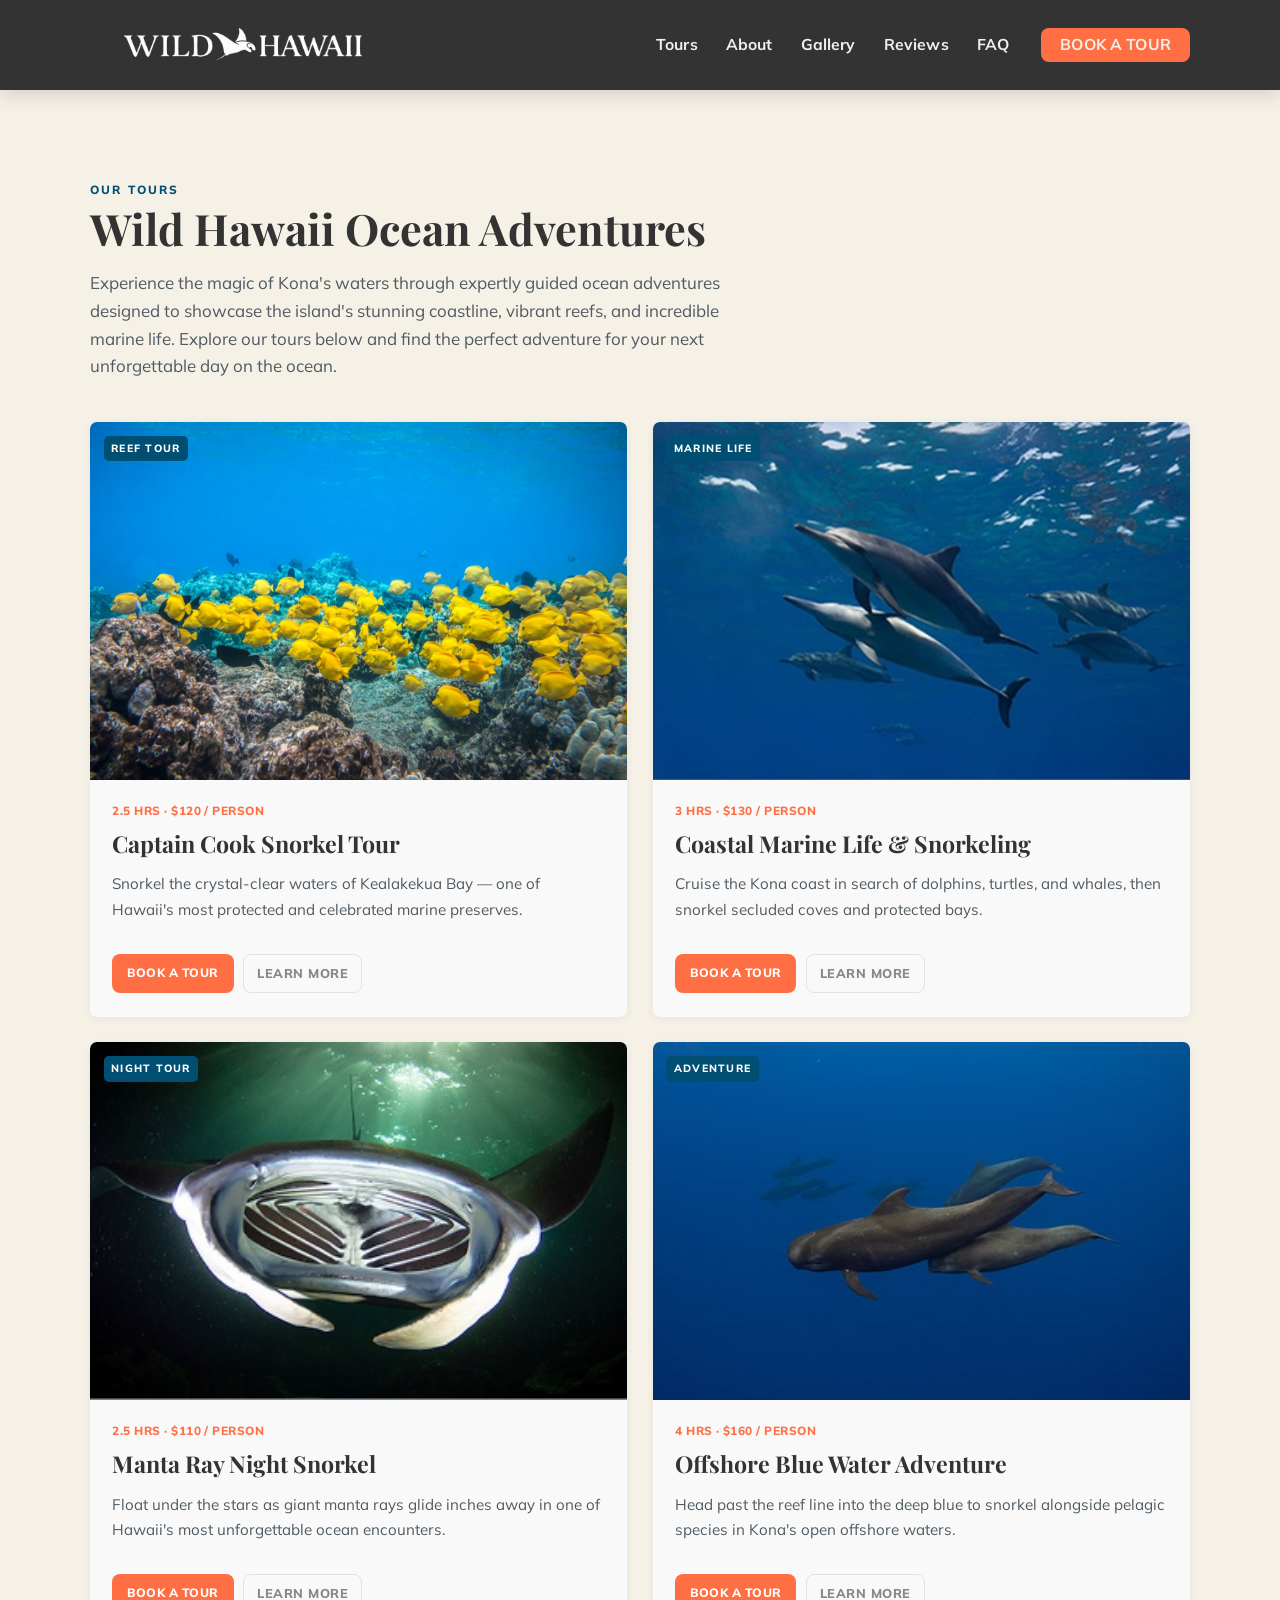
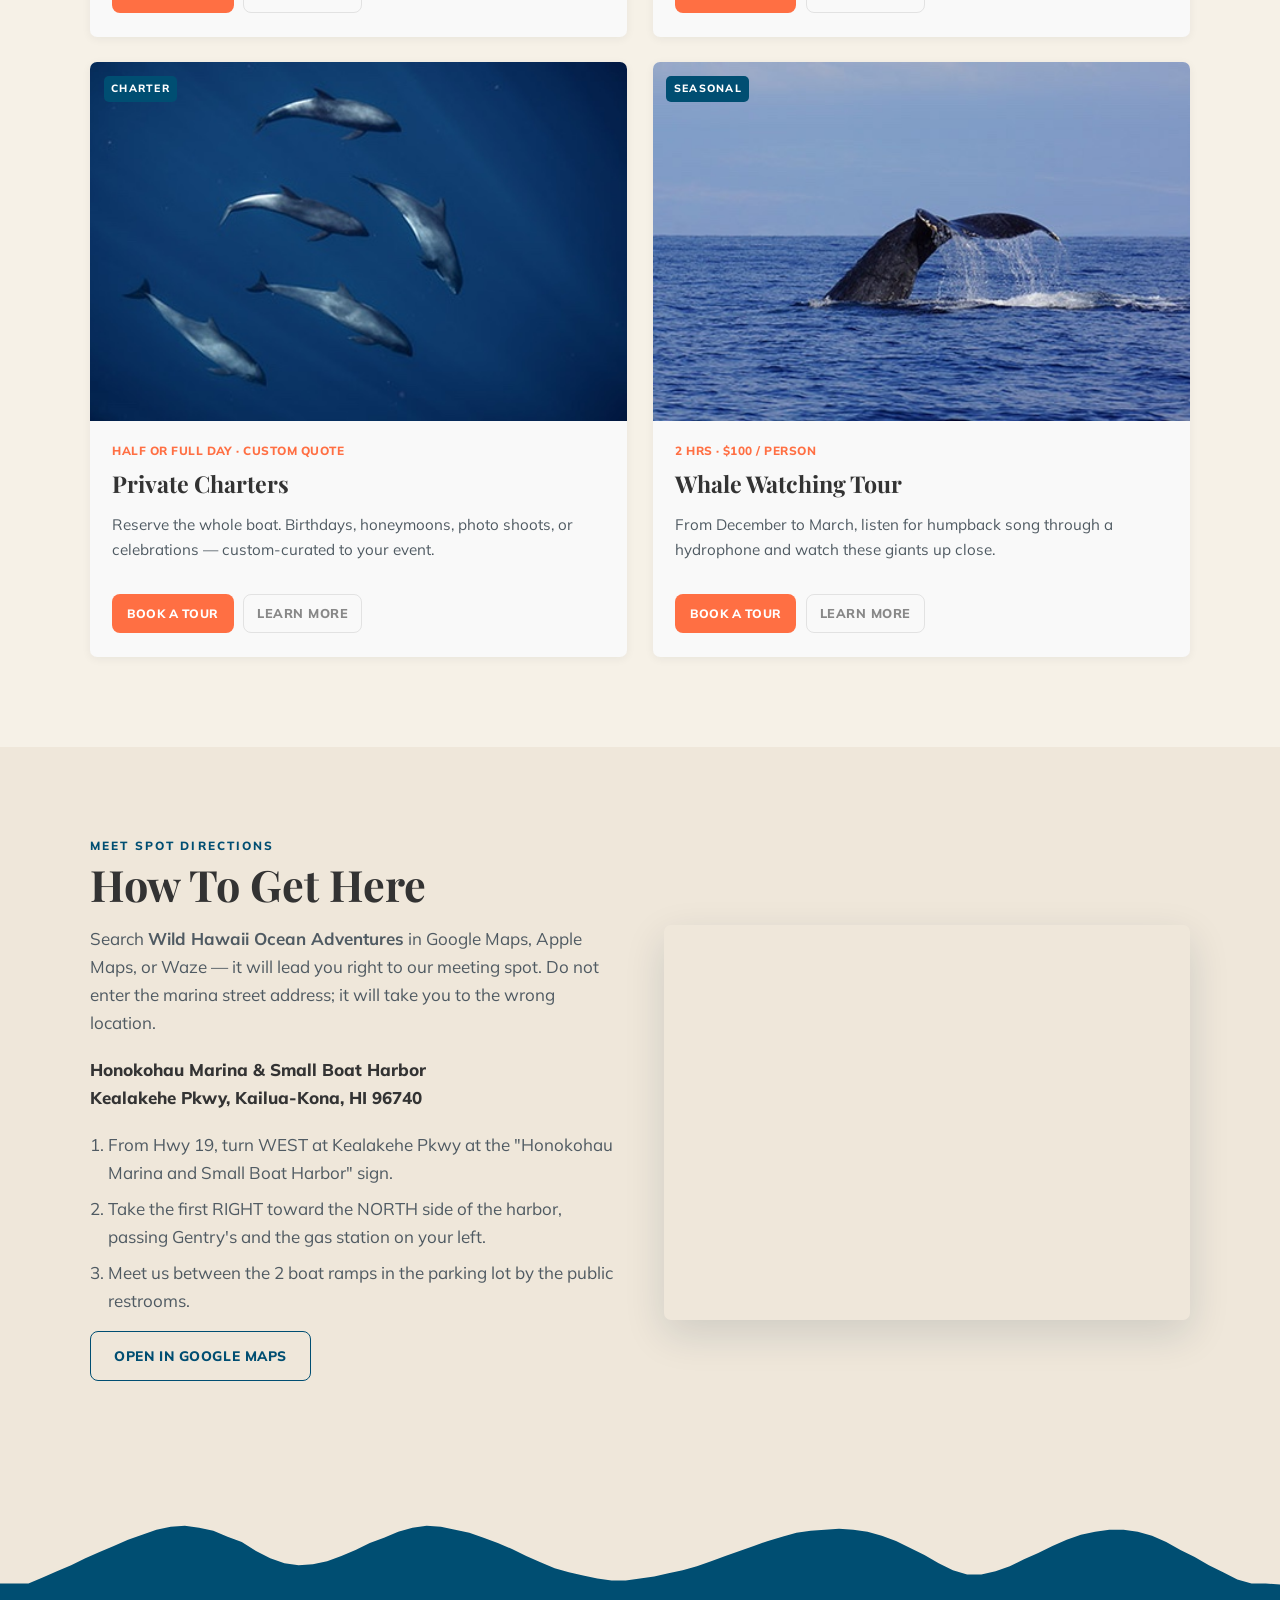
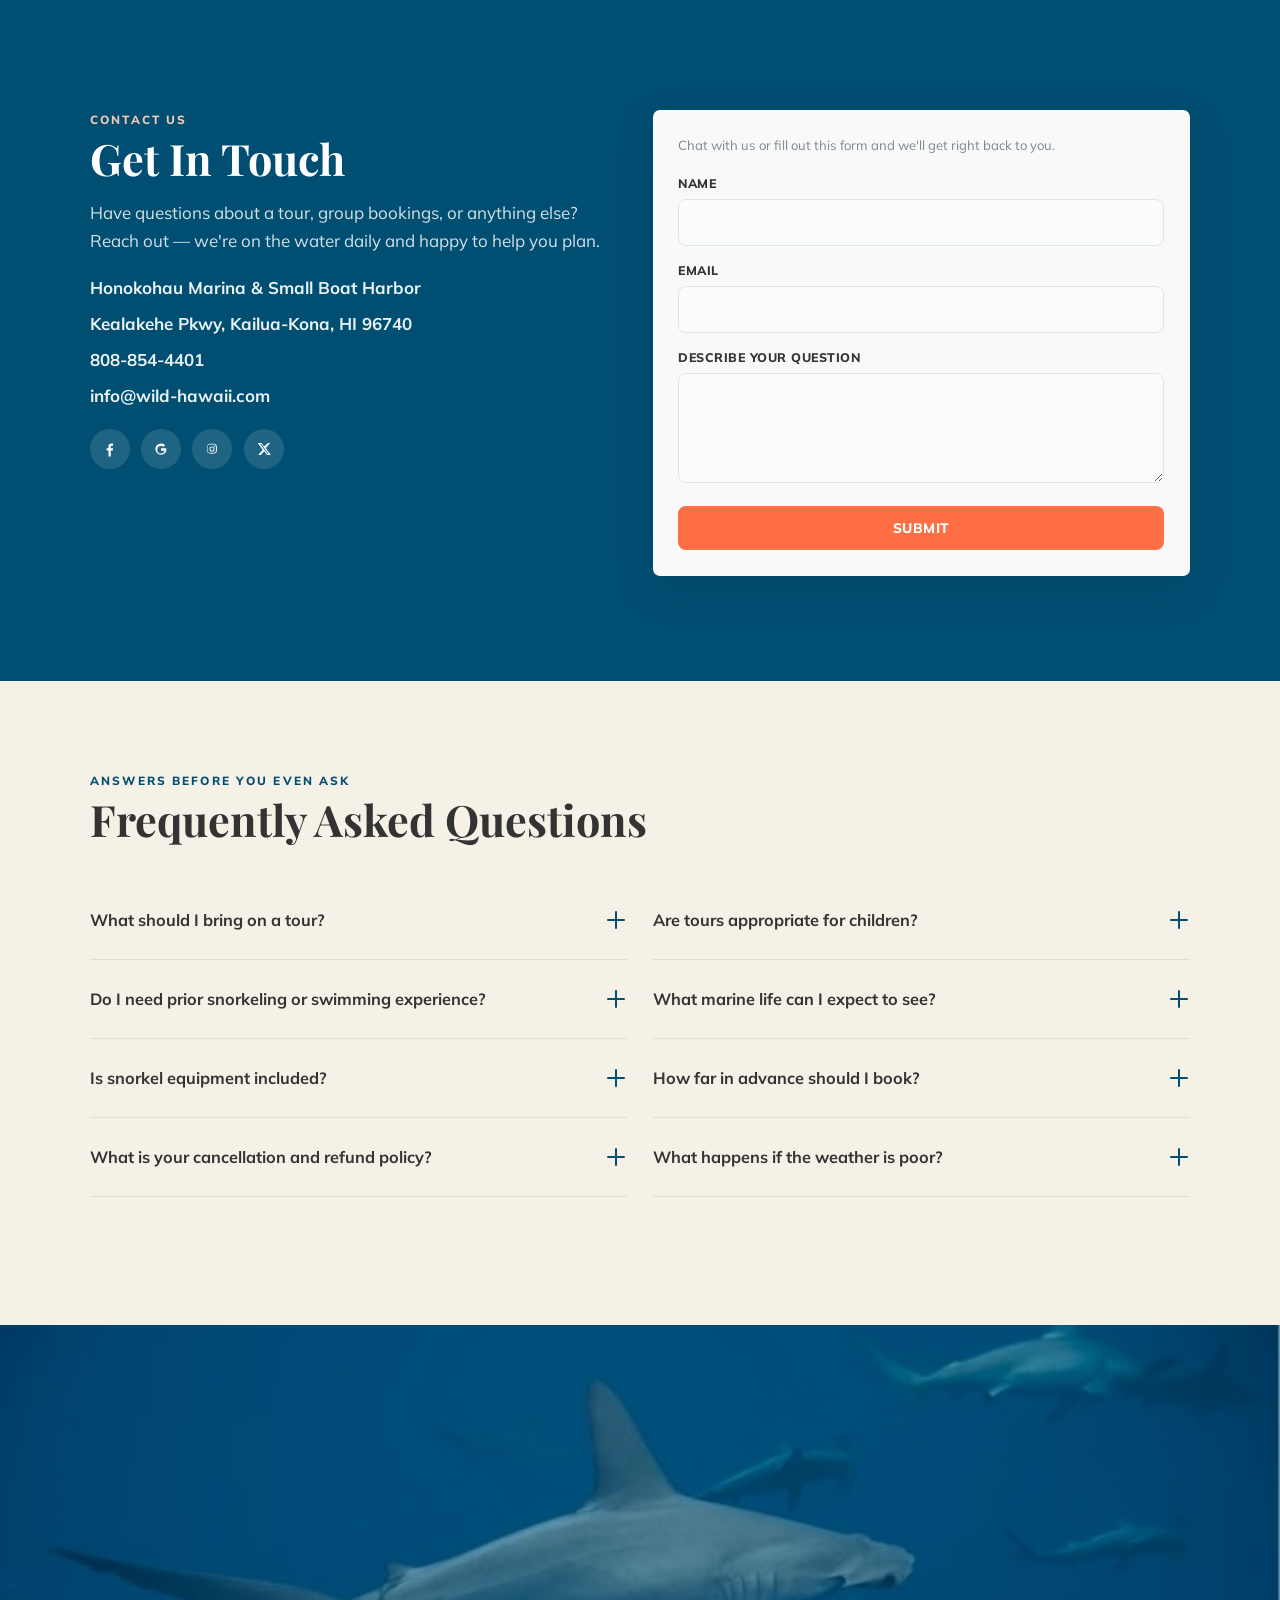
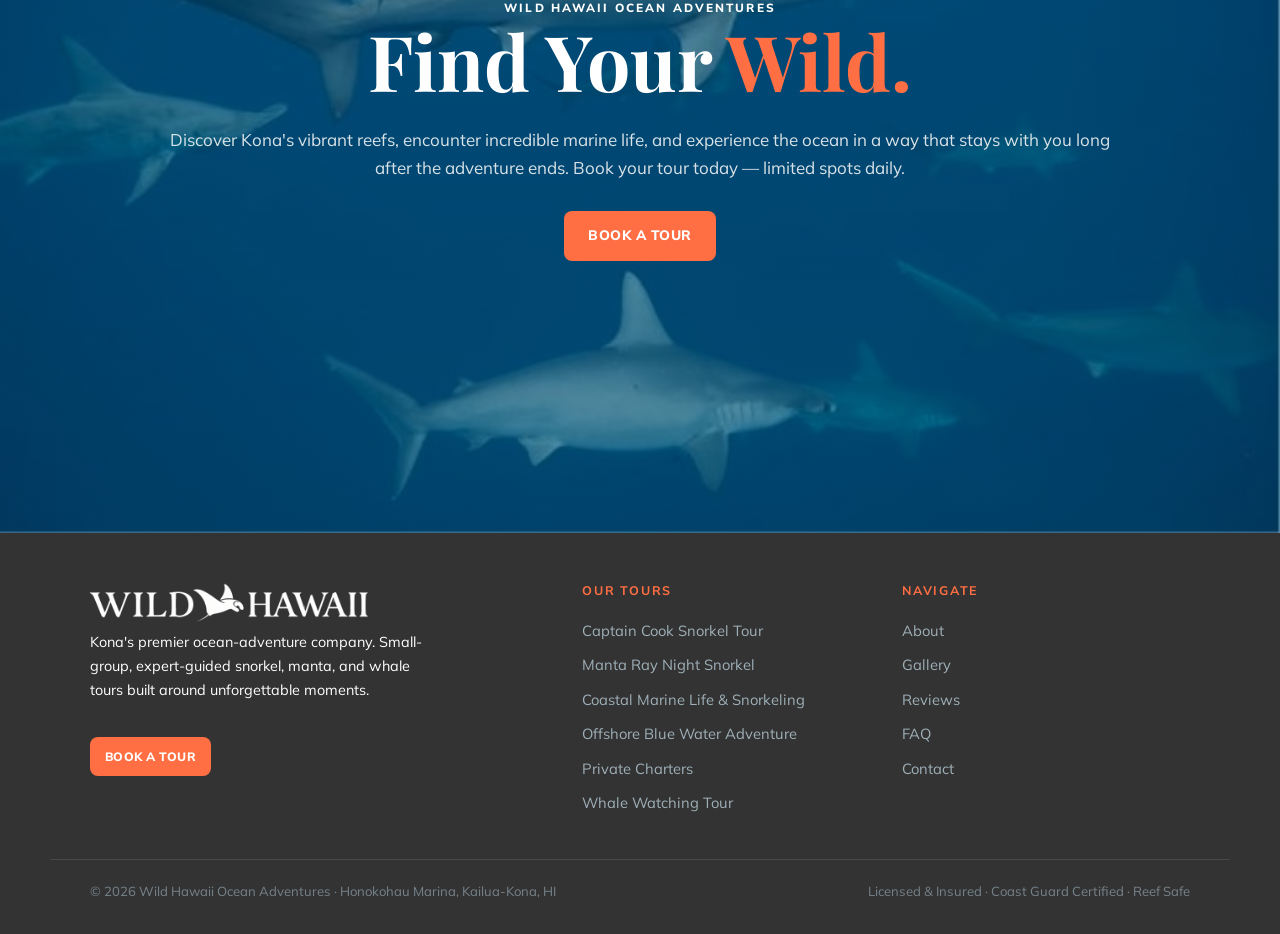
<file: tours.html>
<!DOCTYPE html>
<html lang="en">
<head>
  <meta charset="UTF-8" />
  <meta name="viewport" content="width=device-width, initial-scale=1" />
  <title>Book A Tour — Wild Hawaii Ocean Adventures</title>
  <meta name="description" content="Browse and book Wild Hawaii Ocean Adventures' small-group Kona ocean tours — snorkel, manta night, whale watching, blue water, and private charters. Reserve your spot today." />
  <meta property="og:title" content="Book A Tour — Wild Hawaii Ocean Adventures" />
  <meta property="og:description" content="Find your perfect Kona ocean adventure and reserve your spot." />
  <meta property="og:type" content="website" />
  <link rel="icon" href="images/check.svg" />
  <link rel="preconnect" href="https://fonts.googleapis.com" />
  <link rel="preconnect" href="https://fonts.gstatic.com" crossorigin />
  <link href="https://fonts.googleapis.com/css2?family=Playfair+Display:ital,wght@0,500;0,700;0,800;1,500;1,700&family=Mulish:wght@400;600;700;800&display=swap" rel="stylesheet" />
  <link rel="stylesheet" href="css/styles.css" />
</head>
<body>
  <a class="skip" href="#main">Skip to content</a>

  <!-- ===================== HEADER ===================== -->
  <header class="site-header">
    <div class="wrap nav">
      <a class="brand" href="index.html" aria-label="Wild Hawaii Ocean Adventures — home">
        <img class="brand-logo" src="images/logo-wild-hawaii.png" alt="Wild Hawaii Ocean Adventures" />
      </a>
      <nav class="nav-links" aria-label="Primary">
        <a href="tours.html">Tours</a>
        <a href="about.html">About</a>
        <a href="index.html#gallery">Gallery</a>
        <a href="index.html#reviews">Reviews</a>
        <a href="index.html#faq">FAQ</a>
        <a class="btn btn-primary btn-sm nav-cta" href="#contact">Book A Tour</a>
      </nav>
      <button class="nav-toggle" aria-label="Open menu" aria-expanded="false">
        <svg viewBox="0 0 24 24" fill="none" stroke-width="2" stroke-linecap="round"><path d="M3 6h18M3 12h18M3 18h18"/></svg>
      </button>
    </div>
  </header>

  <main id="main">
    <!-- ===================== TOURS ===================== -->
    <section class="section">
      <div class="wrap">
        <p class="eyebrow">Our Tours</p>
        <h2 class="h-section">Wild Hawaii Ocean Adventures</h2>
        <p class="lead page-intro">Experience the magic of Kona's waters through expertly guided ocean adventures designed to showcase the island's stunning coastline, vibrant reefs, and incredible marine life. Explore our tours below and find the perfect adventure for your next unforgettable day on the ocean.</p>
        <div class="tour-grid">

          <article class="tour-card reveal">
            <a class="media" href="captain-cook-snorkel.html"><span class="tag">Reef Tour</span><img src="images/tour-captain-cook.jpg" alt="Snorkelers above the reef at Kealakekua Bay" /></a>
            <div class="body">
              <p class="meta">2.5 Hrs · $120 / person</p>
              <h3>Captain Cook Snorkel Tour</h3>
              <p>Snorkel the crystal-clear waters of Kealakekua Bay — one of Hawaii's most protected and celebrated marine preserves.</p>
              <div class="actions"><a class="btn btn-primary btn-sm" href="captain-cook-snorkel.html">Book A Tour</a><a class="learn" href="captain-cook-snorkel.html">Learn More</a></div>
            </div>
          </article>

          <article class="tour-card reveal">
            <a class="media" href="coastal-marine-life.html"><span class="tag">Marine Life</span><img src="images/tour-coastal-marine.jpg" alt="Sea turtle gliding over a coastal reef" /></a>
            <div class="body">
              <p class="meta">3 Hrs · $130 / person</p>
              <h3>Coastal Marine Life &amp; Snorkeling</h3>
              <p>Cruise the Kona coast in search of dolphins, turtles, and whales, then snorkel secluded coves and protected bays.</p>
              <div class="actions"><a class="btn btn-primary btn-sm" href="coastal-marine-life.html">Book A Tour</a><a class="learn" href="coastal-marine-life.html">Learn More</a></div>
            </div>
          </article>

          <article class="tour-card reveal">
            <a class="media" href="manta-ray-night-snorkel.html"><span class="tag coral">Night Tour</span><img src="images/tour-manta-ray.jpg" alt="Manta ray feeding in the lights at night" /></a>
            <div class="body">
              <p class="meta">2.5 Hrs · $110 / person</p>
              <h3>Manta Ray Night Snorkel</h3>
              <p>Float under the stars as giant manta rays glide inches away in one of Hawaii's most unforgettable ocean encounters.</p>
              <div class="actions"><a class="btn btn-primary btn-sm" href="manta-ray-night-snorkel.html">Book A Tour</a><a class="learn" href="manta-ray-night-snorkel.html">Learn More</a></div>
            </div>
          </article>

          <article class="tour-card reveal">
            <a class="media" href="offshore-blue-water.html"><span class="tag">Adventure</span><img src="images/tour-offshore-blue.jpg" alt="Pelagic sharks in the open blue water" /></a>
            <div class="body">
              <p class="meta">4 Hrs · $160 / person</p>
              <h3>Offshore Blue Water Adventure</h3>
              <p>Head past the reef line into the deep blue to snorkel alongside pelagic species in Kona's open offshore waters.</p>
              <div class="actions"><a class="btn btn-primary btn-sm" href="offshore-blue-water.html">Book A Tour</a><a class="learn" href="offshore-blue-water.html">Learn More</a></div>
            </div>
          </article>

          <article class="tour-card reveal">
            <a class="media" href="private-charters.html"><span class="tag">Charter</span><img src="images/tour-private-charters.jpg" alt="Private charter boat on calm Kona water" /></a>
            <div class="body">
              <p class="meta">Half or full day · custom quote</p>
              <h3>Private Charters</h3>
              <p>Reserve the whole boat. Birthdays, honeymoons, photo shoots, or celebrations — custom-curated to your event.</p>
              <div class="actions"><a class="btn btn-primary btn-sm" href="private-charters.html">Book A Tour</a><a class="learn" href="private-charters.html">Learn More</a></div>
            </div>
          </article>

          <article class="tour-card reveal">
            <a class="media" href="whale-watching.html"><span class="tag coral">Seasonal</span><img src="images/tour-whale-watching.jpg" alt="Humpback whale tail breaching off Kona" /></a>
            <div class="body">
              <p class="meta">2 Hrs · $100 / person</p>
              <h3>Whale Watching Tour</h3>
              <p>From December to March, listen for humpback song through a hydrophone and watch these giants up close.</p>
              <div class="actions"><a class="btn btn-primary btn-sm" href="whale-watching.html">Book A Tour</a><a class="learn" href="whale-watching.html">Learn More</a></div>
            </div>
          </article>

        </div>
      </div>
    </section>

    <!-- ===================== DIRECTIONS ===================== -->
    <section class="section directions">
      <div class="wrap">
        <p class="eyebrow">Meet Spot Directions</p>
        <h2 class="h-section">How To Get Here</h2>
        <div class="dir-grid">
          <div>
            <p>Search <b>Wild Hawaii Ocean Adventures</b> in Google Maps, Apple Maps, or Waze — it will lead you right to our meeting spot. Do not enter the marina street address; it will take you to the wrong location.</p>
            <p class="addr">Honokohau Marina &amp; Small Boat Harbor<br />Kealakehe Pkwy, Kailua-Kona, HI 96740</p>
            <ol>
              <li>From Hwy 19, turn WEST at Kealakehe Pkwy at the "Honokohau Marina and Small Boat Harbor" sign.</li>
              <li>Take the first RIGHT toward the NORTH side of the harbor, passing Gentry's and the gas station on your left.</li>
              <li>Meet us between the 2 boat ramps in the parking lot by the public restrooms.</li>
            </ol>
            <a class="btn btn-outline" href="https://www.google.com/maps/search/?api=1&query=Honokohau+Small+Boat+Harbor+Kailua-Kona+HI" target="_blank" rel="noopener">Open in Google Maps</a>
          </div>
          <div class="map-frame">
            <iframe title="Map to Honokohau Small Boat Harbor" loading="lazy" referrerpolicy="no-referrer-when-downgrade"
              src="https://maps.google.com/maps?q=Honokohau%20Small%20Boat%20Harbor%2C%20Kailua-Kona%2C%20HI&t=&z=13&ie=UTF8&iwloc=&output=embed"></iframe>
          </div>
        </div>
      </div>
    </section>

    <!-- ===================== CONTACT ===================== -->
    <svg class="contact-wave from-cream" viewBox="0 0 1440 130" preserveAspectRatio="none" aria-hidden="true"><path d="M0 130 L0 99 L16 99 L32 99 L48 93 L64 87 L80 81 L96 74 L112 68 L128 62 L144 56 L160 51 L176 46 L192 43 L208 42 L224 44 L240 47 L256 53 L272 58 L288 67 L304 74 L320 79 L336 81 L352 80 L368 77 L384 72 L400 66 L416 59 L432 54 L448 48 L464 44 L480 42 L496 43 L512 46 L528 49 L544 54 L560 59 L576 65 L592 72 L608 78 L624 84 L640 88 L656 91 L672 94 L688 96 L704 96 L720 94 L736 92 L752 89 L768 86 L784 82 L800 77 L816 72 L832 67 L848 62 L864 57 L880 53 L896 49 L912 47 L928 46 L944 45 L960 46 L976 48 L992 52 L1008 57 L1024 64 L1040 71 L1056 79 L1072 86 L1088 90 L1104 90 L1120 87 L1136 82 L1152 75 L1168 69 L1184 62 L1200 56 L1216 51 L1232 48 L1248 46 L1264 46 L1280 48 L1296 52 L1312 58 L1328 66 L1344 73 L1360 81 L1376 88 L1392 95 L1408 99 L1424 99 L1440 100 L1440 130 Z"/></svg>
    <section class="section contact" id="contact" style="padding-top:6rem">
      <div class="wrap contact-grid">
        <div class="reveal">
          <p class="eyebrow">Contact Us</p>
          <h2 class="h-section">Get In Touch</h2>
          <p>Have questions about a tour, group bookings, or anything else? Reach out — we're on the water daily and happy to help you plan.</p>
          <div class="lines">
            <span><b>Honokohau Marina &amp; Small Boat Harbor</b></span>
            <span>Kealakehe Pkwy, Kailua-Kona, HI 96740</span>
            <a href="tel:18088544401">808-854-4401</a>
            <a href="mailto:info@wild-hawaii.com">info@wild-hawaii.com</a>
          </div>
          <div class="socials">
            <a href="#" aria-label="Facebook"><svg viewBox="0 0 24 24"><path d="M13 22v-8h2.7l.4-3H13V9c0-.9.3-1.5 1.6-1.5H16V4.8c-.3 0-1.2-.1-2.3-.1-2.3 0-3.7 1.4-3.7 3.9V11H7.5v3H10v8h3Z"/></svg></a>
            <a href="#" aria-label="Google"><svg viewBox="0 0 24 24"><path d="M12 11v3.4h4.8c-.2 1.2-1.5 3.6-4.8 3.6a5 5 0 0 1 0-10c1.6 0 2.6.7 3.2 1.2l2.2-2.1C16.1 5.3 14.3 4.5 12 4.5a7.5 7.5 0 1 0 0 15c4.3 0 7.2-3 7.2-7.3 0-.5 0-.9-.1-1.2H12Z"/></svg></a>
            <a href="#" aria-label="Instagram"><svg viewBox="0 0 24 24"><path d="M12 8.6A3.4 3.4 0 1 0 12 15.4 3.4 3.4 0 0 0 12 8.6Zm0 5.6a2.2 2.2 0 1 1 0-4.4 2.2 2.2 0 0 1 0 4.4Zm4.3-5.7a.8.8 0 1 1-1.6 0 .8.8 0 0 1 1.6 0ZM18.5 9c-.1-1.1-.3-2-1.1-2.8-.8-.8-1.7-1-2.8-1.1C13.5 5 10.5 5 9.4 5.1c-1.1.1-2 .3-2.8 1.1-.8.8-1 1.7-1.1 2.8C5.4 10.1 5.4 13.1 5.5 14.2c.1 1.1.3 2 1.1 2.8.8.8 1.7 1 2.8 1.1 1.1.1 4.1.1 5.2 0 1.1-.1 2-.3 2.8-1.1.8-.8 1-1.7 1.1-2.8.1-1.1.1-4.1 0-5.2Zm-1.5 6.5c-.2.6-.7 1-1.3 1.3-.9.3-3 .3-4 .3s-3.1 0-4-.3a2.3 2.3 0 0 1-1.3-1.3c-.3-.9-.3-3-.3-4s0-3.1.3-4c.3-.6.7-1 1.3-1.3.9-.3 3-.3 4-.3s3.1 0 4 .3c.6.3 1 .7 1.3 1.3.3.9.3 3 .3 4s0 3.1-.3 4Z"/></svg></a>
            <a href="#" aria-label="X"><svg viewBox="0 0 24 24"><path d="M17.5 4h2.6l-5.7 6.5L21 20h-4.9l-3.9-5-4.4 5H4.2l6.1-7L3.5 4h5l3.5 4.6L17.5 4Zm-.9 14.4h1.4L8.5 5.5H7l9.6 12.9Z"/></svg></a>
          </div>
        </div>
        <div class="form-card reveal">
          <p class="hint">Chat with us or fill out this form and we'll get right back to you.</p>
          <form data-contact action="#" novalidate>
            <div class="field"><label for="name">Name</label><input id="name" name="name" type="text" required autocomplete="name" /></div>
            <div class="field"><label for="email">Email</label><input id="email" name="email" type="email" required autocomplete="email" /></div>
            <div class="field"><label for="msg">Describe your question</label><textarea id="msg" name="message" required></textarea></div>
            <button class="btn btn-primary btn-block" type="submit">Submit</button>
            <p class="form-success" role="status">Thanks! Your message is on its way — we'll be in touch shortly.</p>
          </form>
        </div>
      </div>
    </section>

    <!-- ===================== FAQ ===================== -->
    <section class="section" id="faq">
      <div class="wrap">
        <p class="eyebrow">Answers Before You Even Ask</p>
        <h2 class="h-section">Frequently Asked Questions</h2>
        <div class="faq-grid">
          <div class="faq-col">
            <details class="faq"><summary>What should I bring on a tour?<span class="ico"></span></summary><div class="answer">Bring a swimsuit worn under your clothes, a towel, sunglasses, a hat, reef-safe sunscreen, and a camera or GoPro. We provide all snorkel gear, flotation devices, water, and light snacks. Bring a little cash for tips and optional photo purchases.</div></details>
            <details class="faq"><summary>Do I need prior snorkeling or swimming experience?<span class="ico"></span></summary><div class="answer">No experience is required for most tours. Our guides give a full safety briefing and provide flotation devices, so even first-timers are comfortable. All skill levels are welcome on our reef and marine-life tours.</div></details>
            <details class="faq"><summary>Is snorkel equipment included?<span class="ico"></span></summary><div class="answer">Yes. Mask, snorkel, fins, and wetsuit tops are all included, along with flotation devices and a safety briefing. Underwater photos are available for purchase on most tours.</div></details>
            <details class="faq"><summary>What is your cancellation and refund policy?<span class="ico"></span></summary><div class="answer">We require 24 hours' advance notice for a full refund on standard tours (72 hours for private charters). Tours cancelled by us for weather or safety are fully refunded or rescheduled at no charge.</div></details>
          </div>
          <div class="faq-col">
            <details class="faq"><summary>Are tours appropriate for children?<span class="ico"></span></summary><div class="answer">Yes — most of our tours welcome all ages and skill levels. Children must be comfortable in the water and accompanied by an adult. The Manta Night Snorkel is best for confident young swimmers; reach out and we'll recommend the right fit.</div></details>
            <details class="faq"><summary>What marine life can I expect to see?<span class="ico"></span></summary><div class="answer">Depending on the tour and season: green sea turtles, spinner dolphins, reef and pelagic fish, manta rays, eels, octopus, and — from December to March — humpback whales. Every encounter is wild, so sightings are never guaranteed, but they're frequent.</div></details>
            <details class="faq"><summary>How far in advance should I book?<span class="ico"></span></summary><div class="answer">We recommend booking at least a few days ahead, and earlier during peak season (winter whale season and holidays). Popular tours like the Manta Night Snorkel fill quickly. Spots are limited and groups stay small.</div></details>
            <details class="faq"><summary>What happens if the weather is poor?<span class="ico"></span></summary><div class="answer">Your safety comes first. If conditions aren't right, we'll relocate to a calmer spot when possible or reschedule your tour. If we cancel, you'll receive a full refund or a free rebooking — no questions asked.</div></details>
          </div>
        </div>
      </div>
    </section>

    <!-- ===================== CTA ===================== -->
    <section class="cta-band">
      <div class="wrap inner reveal">
        <p class="eyebrow">Wild Hawaii Ocean Adventures</p>
        <h2>Find Your <span class="accent">Wild.</span></h2>
        <p>Discover Kona's vibrant reefs, encounter incredible marine life<span class="lead-trim">, and experience the ocean in a way that stays with you long after the adventure ends</span>. Book your tour today — limited spots daily.</p>
        <a class="btn btn-primary" href="#contact">Book A Tour</a>
      </div>
    </section>
  </main>

  <!-- ===================== FOOTER ===================== -->
  <footer class="site-footer">
    <div class="wrap footer-grid">
      <div class="footer-brand">
        <a class="brand" href="index.html">
          <img class="brand-logo" src="images/logo-wild-hawaii.png" alt="Wild Hawaii Ocean Adventures" />
        </a>
        <p>Kona's premier ocean-adventure company. Small-group, expert-guided snorkel, manta, and whale tours built around unforgettable moments.</p>
        <a class="btn btn-primary btn-sm" href="#contact">Book A Tour</a>
      </div>
      <div class="footer-col">
        <h4>Our Tours</h4>
        <a href="captain-cook-snorkel.html">Captain Cook Snorkel Tour</a>
        <a href="manta-ray-night-snorkel.html">Manta Ray Night Snorkel</a>
        <a href="coastal-marine-life.html">Coastal Marine Life &amp; Snorkeling</a>
        <a href="offshore-blue-water.html">Offshore Blue Water Adventure</a>
        <a href="private-charters.html">Private Charters</a>
        <a href="whale-watching.html">Whale Watching Tour</a>
      </div>
      <div class="footer-col">
        <h4>Navigate</h4>
        <a href="about.html">About</a>
        <a href="index.html#gallery">Gallery</a>
        <a href="index.html#reviews">Reviews</a>
        <a href="index.html#faq">FAQ</a>
        <a href="mailto:info@wild-hawaii.com">Contact</a>
      </div>
    </div>
    <div class="wrap footer-bottom">
      <span>© <span id="year">2026</span> Wild Hawaii Ocean Adventures · Honokohau Marina, Kailua-Kona, HI</span>
      <span>Licensed &amp; Insured · Coast Guard Certified · Reef Safe</span>
    </div>
  </footer>

  <script src="js/main.js"></script>
</body>
</html>
</file>
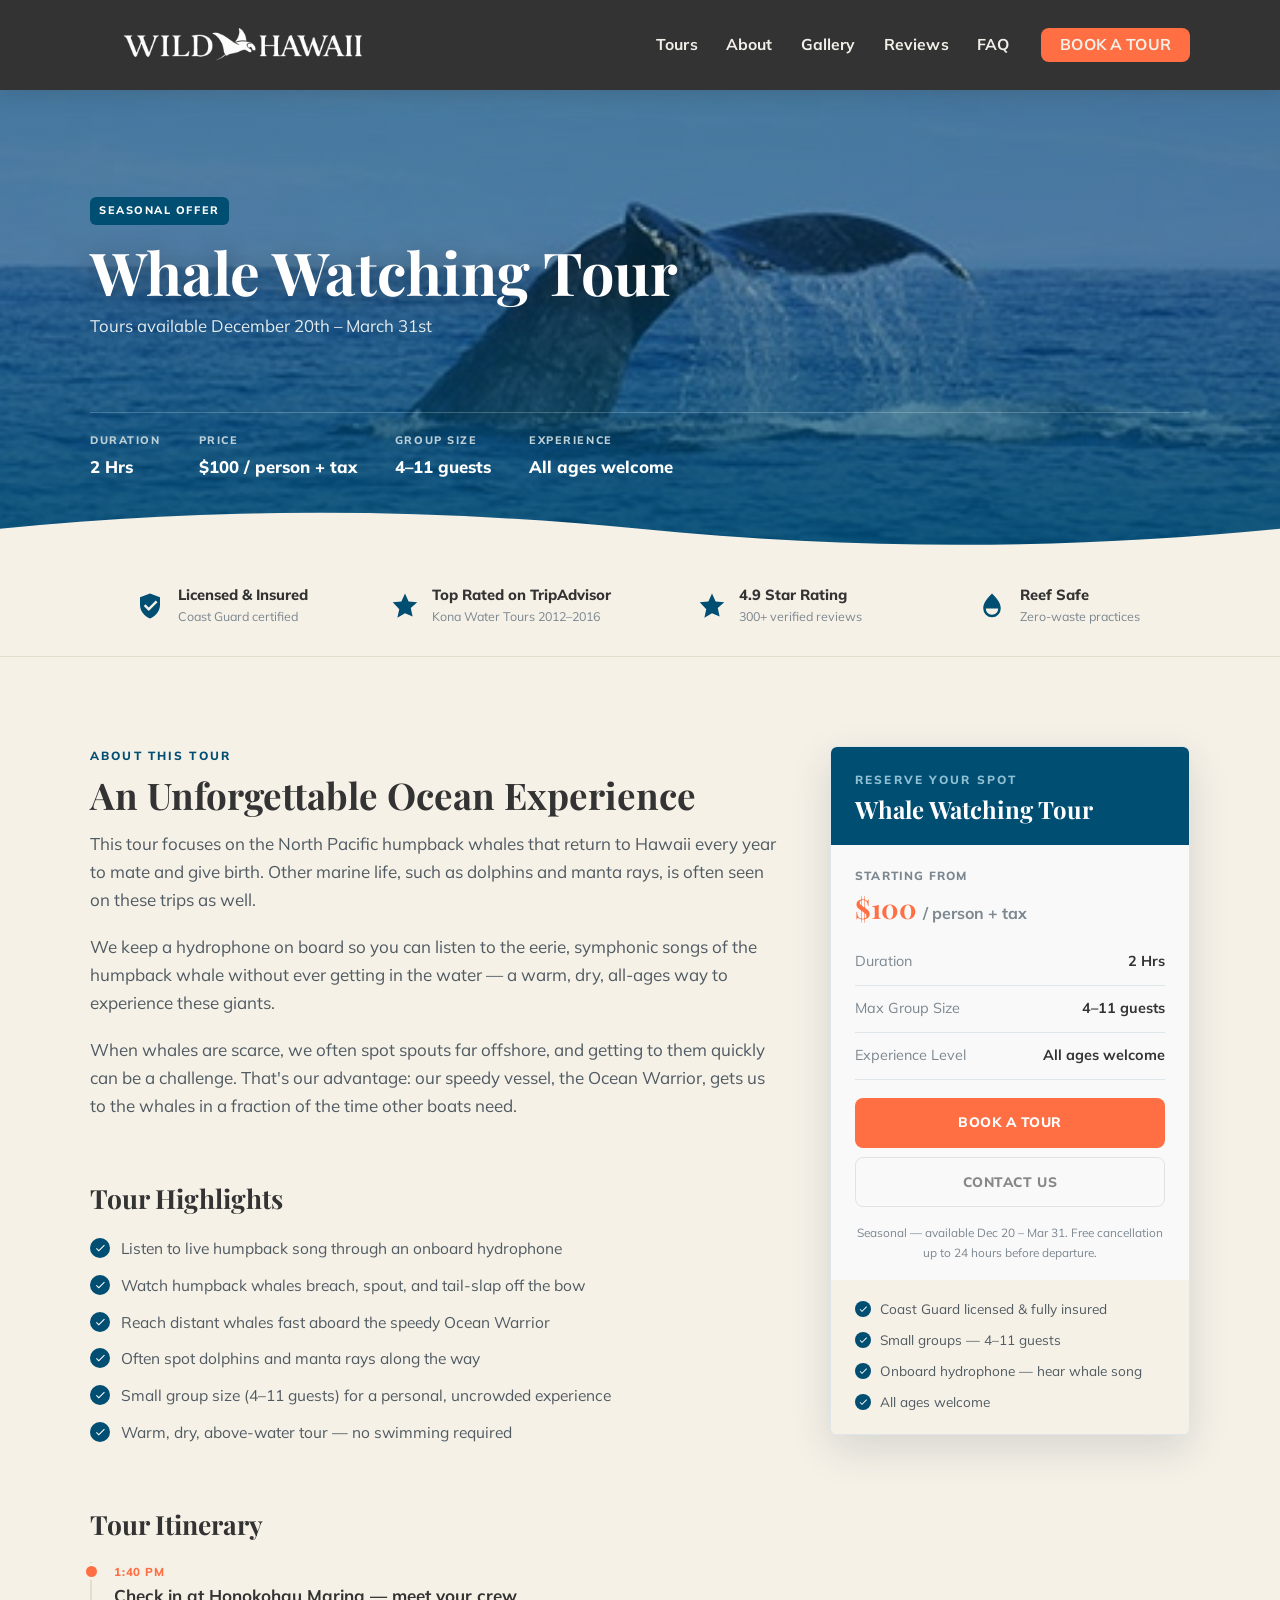
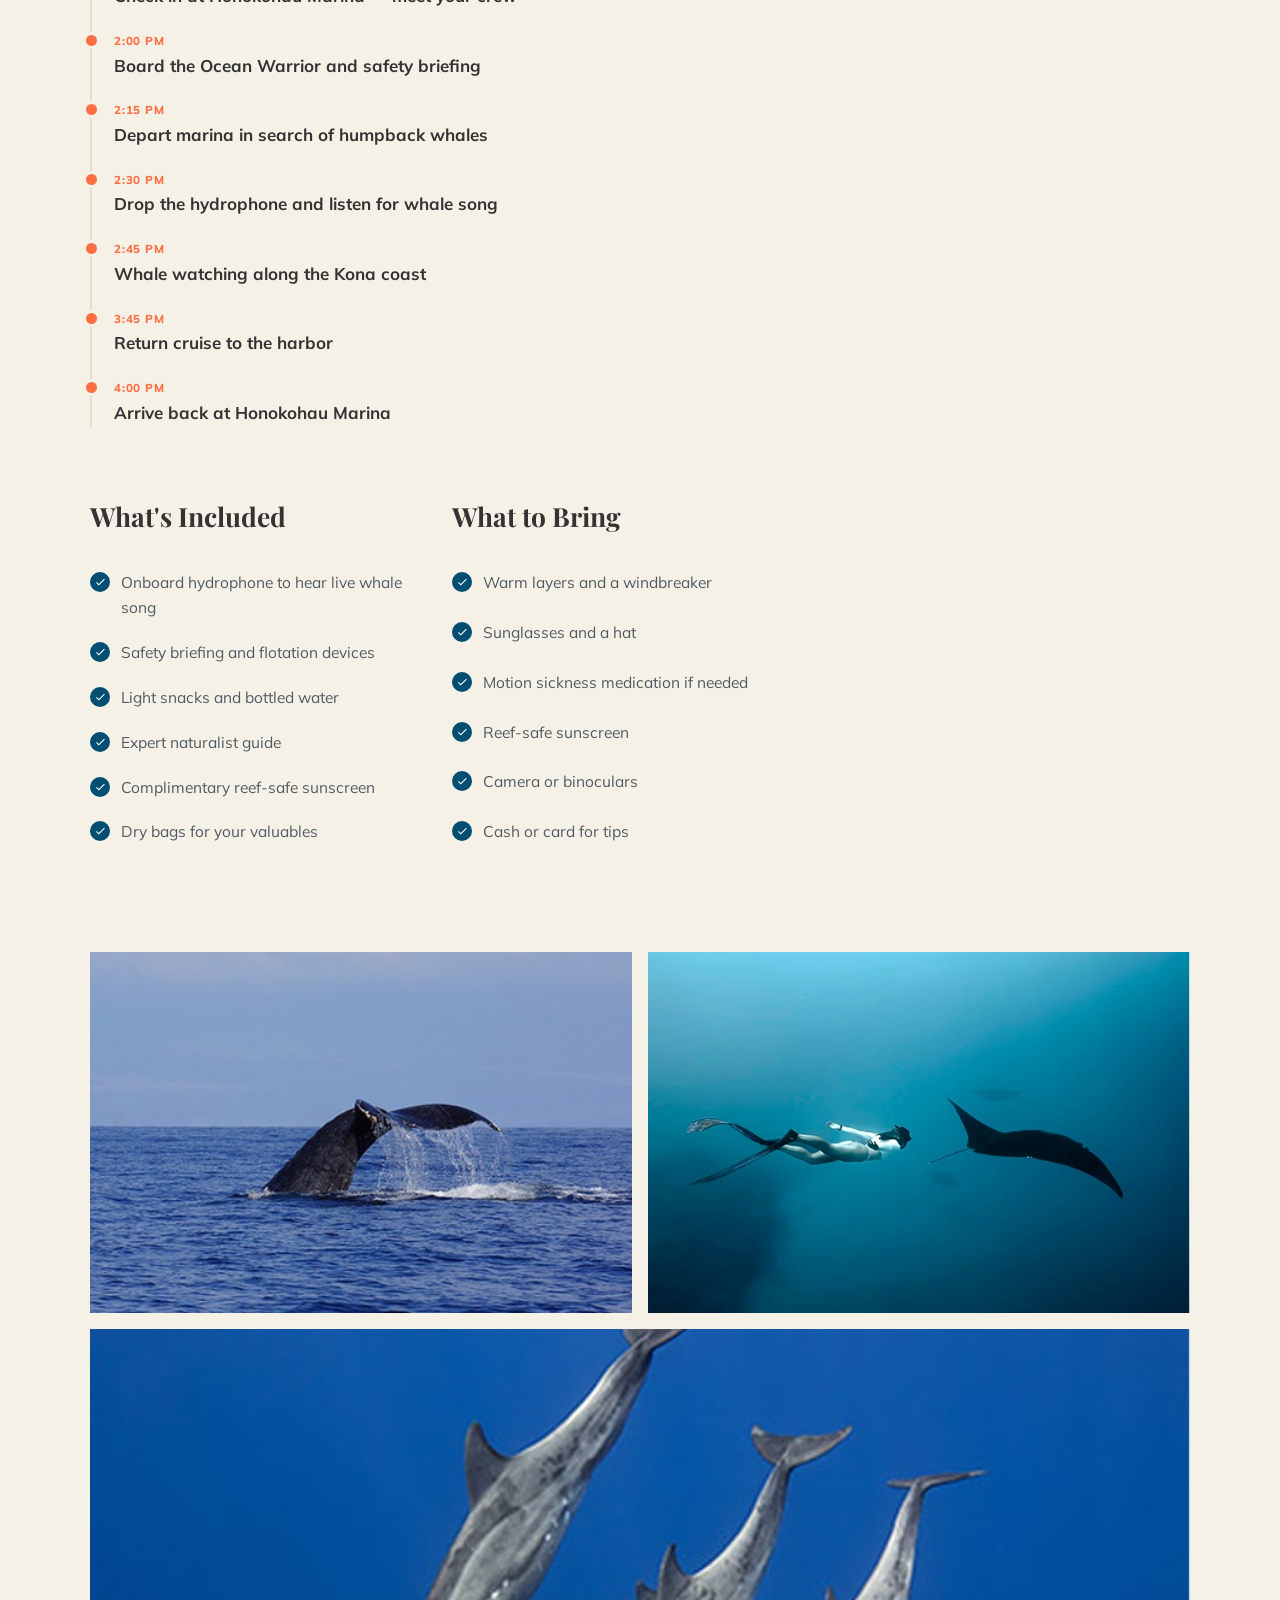
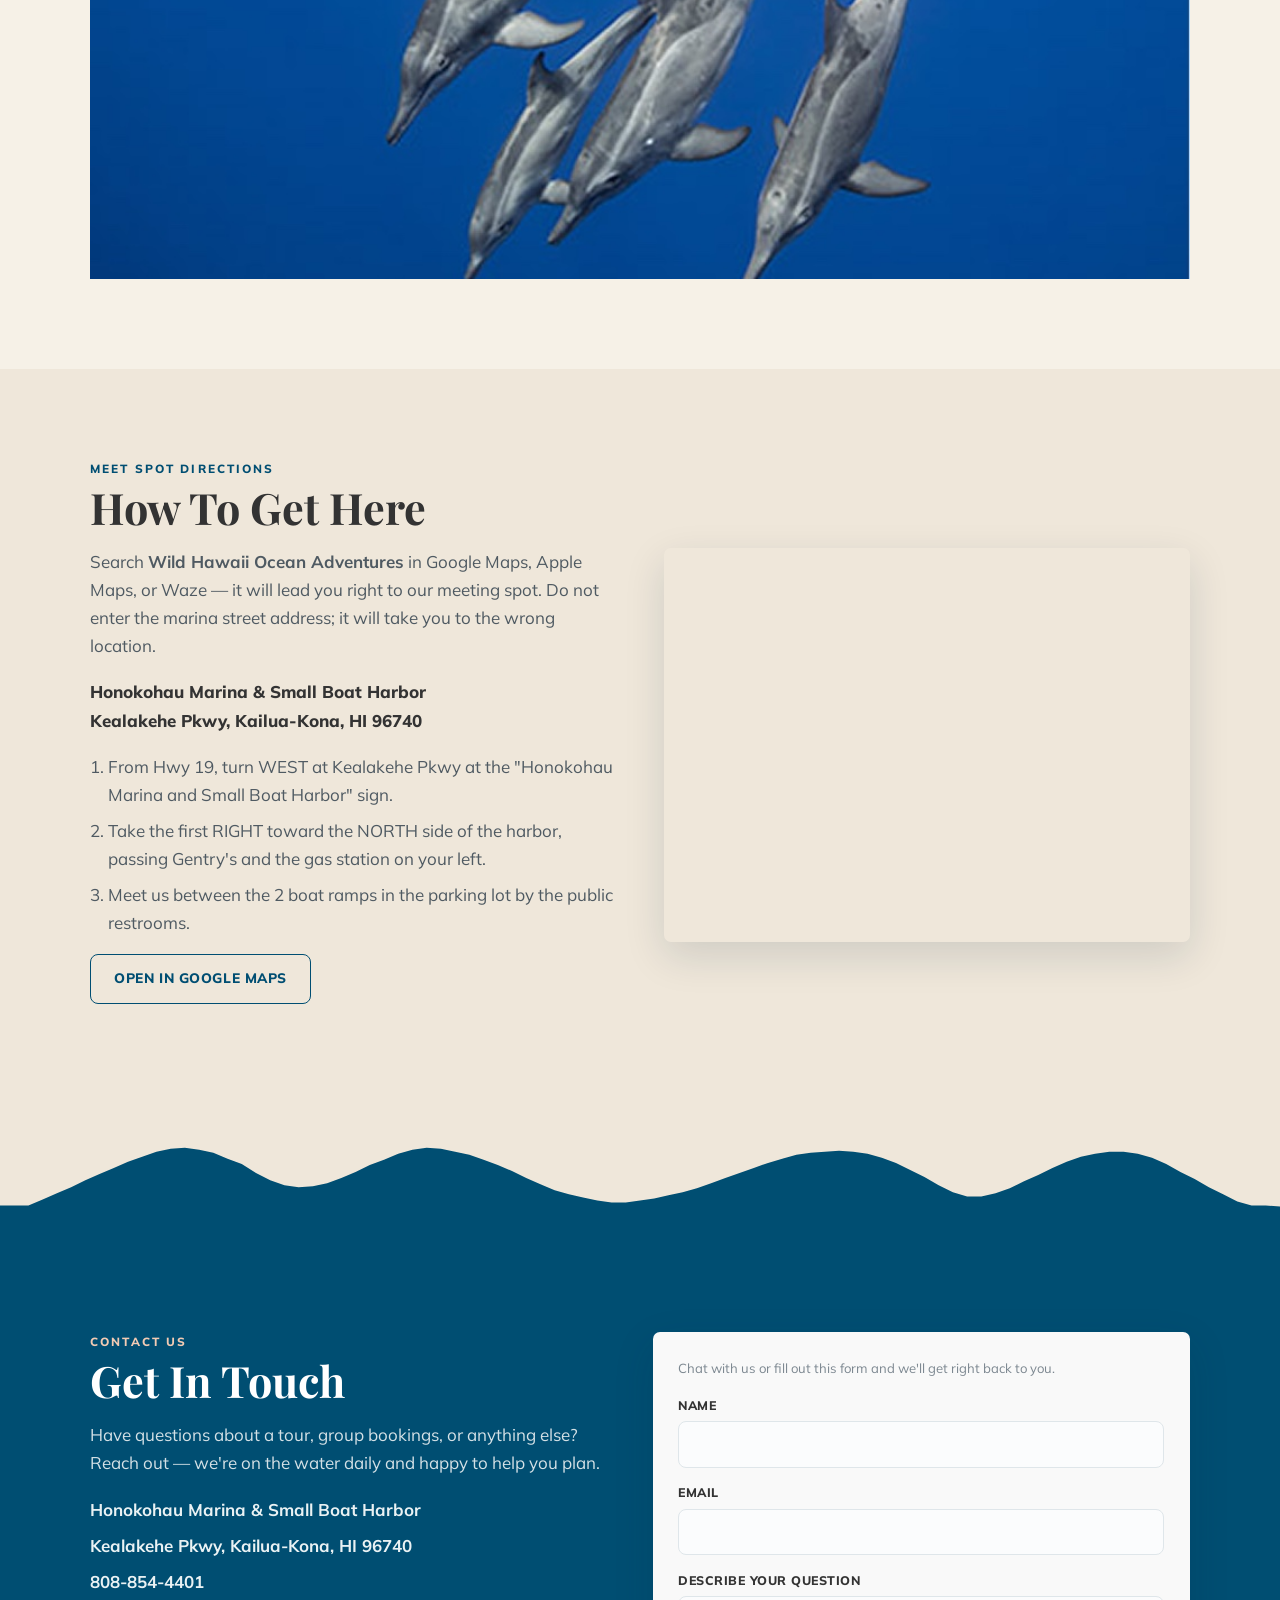
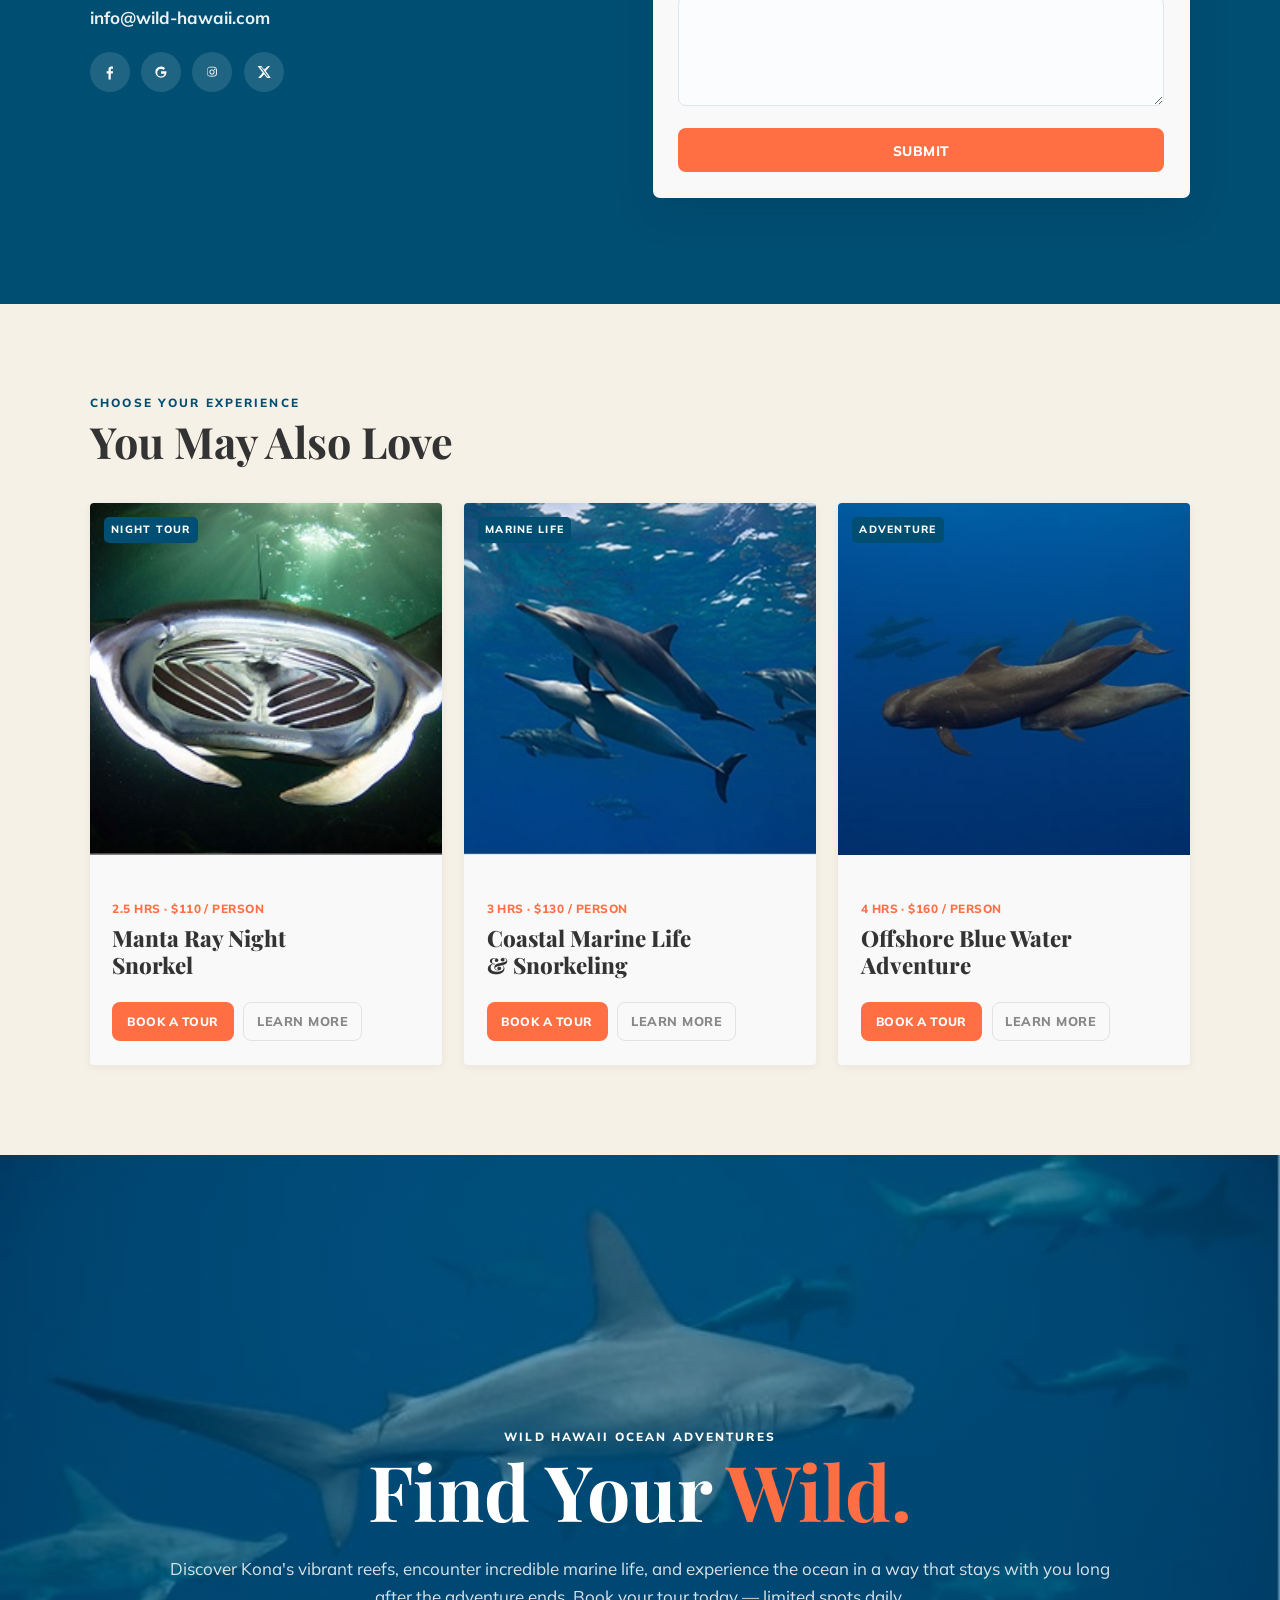
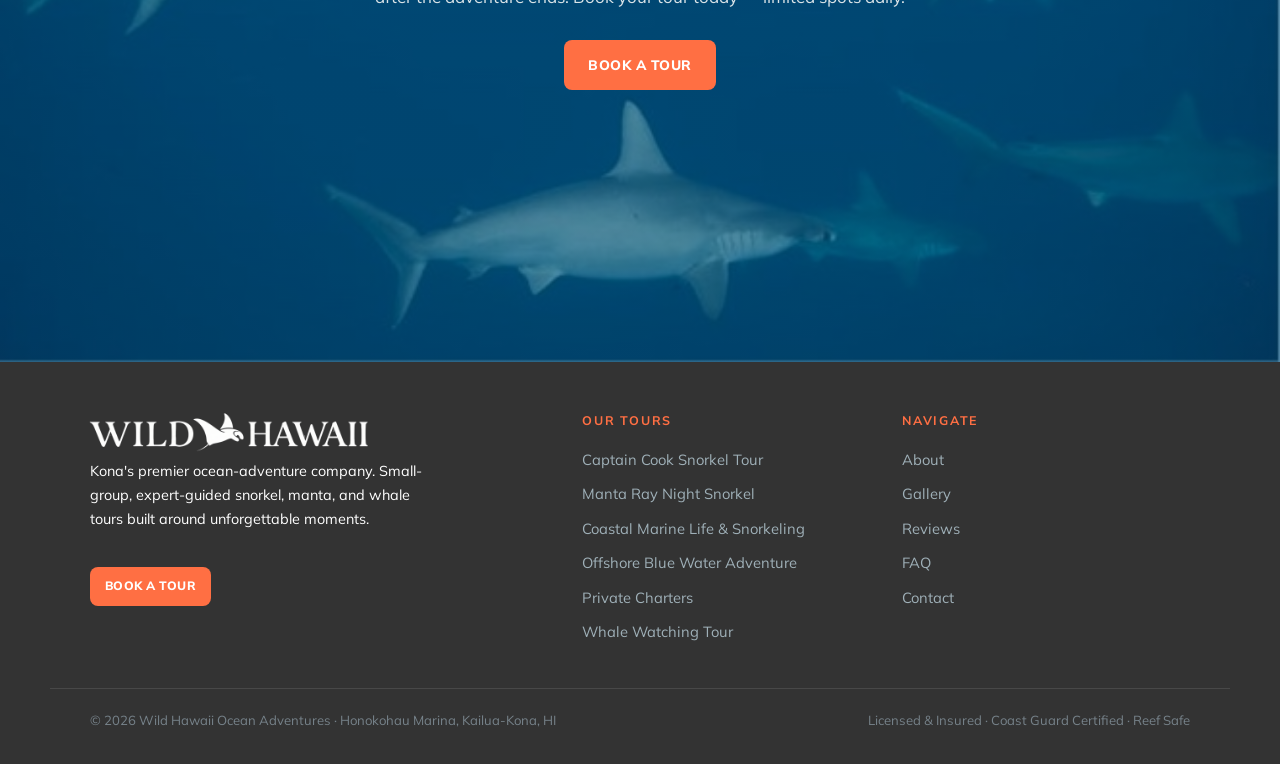
<file: whale-watching.html>
<!DOCTYPE html>
<html lang="en">
<head>
  <meta charset="UTF-8" />
  <meta name="viewport" content="width=device-width, initial-scale=1" />
  <title>Whale Watching Tour — Wild Hawaii Ocean Adventures</title>
  <meta name="description" content="Watch North Pacific humpback whales breach and listen to their song through an onboard hydrophone. Seasonal 2-hour tour from Honokohau Marina, Kona. $100/person, all ages." />
  <meta property="og:title" content="Whale Watching Tour — Wild Hawaii Ocean Adventures" />
  <meta property="og:description" content="Seasonal humpback whale watching off Kona (Dec–Mar) with a live hydrophone aboard. All ages welcome." />
  <meta property="og:type" content="website" />
  <link rel="icon" href="images/check.svg" />
  <link rel="preconnect" href="https://fonts.googleapis.com" />
  <link rel="preconnect" href="https://fonts.gstatic.com" crossorigin />
  <link href="https://fonts.googleapis.com/css2?family=Playfair+Display:ital,wght@0,500;0,700;0,800;1,500;1,700&family=Mulish:wght@400;600;700;800&display=swap" rel="stylesheet" />
  <link rel="stylesheet" href="css/styles.css" />
</head>
<body>
  <a class="skip" href="#main">Skip to content</a>

  <!-- ===================== HEADER ===================== -->
  <header class="site-header">
    <div class="wrap nav">
      <a class="brand" href="index.html" aria-label="Wild Hawaii Ocean Adventures — home">
        <img class="brand-logo" src="images/logo-wild-hawaii.png" alt="Wild Hawaii Ocean Adventures" />
      </a>
      <nav class="nav-links" aria-label="Primary">
        <a href="tours.html">Tours</a>
        <a href="about.html">About</a>
        <a href="index.html#gallery">Gallery</a>
        <a href="index.html#reviews">Reviews</a>
        <a href="index.html#faq">FAQ</a>
        <a class="btn btn-primary btn-sm nav-cta" href="tours.html">Book A Tour</a>
      </nav>
      <button class="nav-toggle" aria-label="Open menu" aria-expanded="false">
        <svg viewBox="0 0 24 24" fill="none" stroke-width="2" stroke-linecap="round"><path d="M3 6h18M3 12h18M3 18h18"/></svg>
      </button>
    </div>
  </header>

  <main id="main">
    <!-- ===================== TOUR HERO ===================== -->
    <section class="tour-hero" style="background-image:url('images/tour-whale-watching.jpg')">
      <div class="wrap">
        <div class="tour-hero-inner">
          <span class="chip">Seasonal Offer</span>
          <h1>Whale Watching Tour</h1>
          <p class="sub">Tours available December 20th – March 31st</p>
        </div>
        <div class="facts">
          <div class="fact"><div class="k">Duration</div><div class="v">2 Hrs</div></div>
          <div class="fact"><div class="k">Price</div><div class="v">$100 / person + tax</div></div>
          <div class="fact"><div class="k">Group Size</div><div class="v">4–11 guests</div></div>
          <div class="fact"><div class="k">Experience</div><div class="v">All ages welcome</div></div>
        </div>
      </div>
      <svg class="hero-scrim-wave" viewBox="0 0 1440 60" preserveAspectRatio="none" aria-hidden="true"><path d="M0 60 V28 C 240 8 480 8 720 28 C 960 48 1200 48 1440 28 V60 Z"/></svg>
    </section>

    <!-- ===================== TRUST ===================== -->
    <section class="trust">
      <div class="wrap trust-row">
        <div class="trust-item"><svg viewBox="0 0 24 24" aria-hidden="true"><path d="M12 2 4 5v6c0 5 3.4 9 8 11 4.6-2 8-6 8-11V5l-8-3Zm-1 14-4-4 1.4-1.4L11 13.2l5.6-5.6L18 9l-7 7Z"/></svg><div><b>Licensed &amp; Insured</b><span>Coast Guard certified</span></div></div>
        <div class="trust-item"><svg viewBox="0 0 24 24" aria-hidden="true"><path d="m12 2 2.9 6.3 6.9.7-5.2 4.6 1.5 6.8L12 17.8 5.9 21.4l1.5-6.8L2.2 9.0l6.9-.7L12 2Z"/></svg><div><b>Top Rated on TripAdvisor</b><span>Kona Water Tours 2012–2016</span></div></div>
        <div class="trust-item"><svg viewBox="0 0 24 24" aria-hidden="true"><path d="m12 2 2.9 6.3 6.9.7-5.2 4.6 1.5 6.8L12 17.8 5.9 21.4l1.5-6.8L2.2 9.0l6.9-.7L12 2Z"/></svg><div><b>4.9 Star Rating</b><span>300+ verified reviews</span></div></div>
        <div class="trust-item"><svg viewBox="0 0 24 24" aria-hidden="true"><path d="M12 2C7 7 5 10 5 14a7 7 0 0 0 14 0c0-4-2-7-7-12Zm0 17a5 5 0 0 1-5-5h10a5 5 0 0 1-5 5Z"/></svg><div><b>Reef Safe</b><span>Zero-waste practices</span></div></div>
      </div>
    </section>

    <!-- ===================== TOUR BODY ===================== -->
    <section class="section">
      <div class="wrap tour-layout">
        <div class="prose reveal">
          <p class="eyebrow">About This Tour</p>
          <h2>An Unforgettable Ocean Experience</h2>
          <p>This tour focuses on the North Pacific humpback whales that return to Hawaii every year to mate and give birth. Other marine life, such as dolphins and manta rays, is often seen on these trips as well.</p>
          <p>We keep a hydrophone on board so you can listen to the eerie, symphonic songs of the humpback whale without ever getting in the water — a warm, dry, all-ages way to experience these giants.</p>
          <p>When whales are scarce, we often spot spouts far offshore, and getting to them quickly can be a challenge. That's our advantage: our speedy vessel, the Ocean Warrior, gets us to the whales in a fraction of the time other boats need.</p>

          <h3>Tour Highlights</h3>
          <ul class="checklist">
            <li>Listen to live humpback song through an onboard hydrophone</li>
            <li>Watch humpback whales breach, spout, and tail-slap off the bow</li>
            <li>Reach distant whales fast aboard the speedy Ocean Warrior</li>
            <li>Often spot dolphins and manta rays along the way</li>
            <li>Small group size (4–11 guests) for a personal, uncrowded experience</li>
            <li>Warm, dry, above-water tour — no swimming required</li>
          </ul>

          <h3>Tour Itinerary</h3>
          <ul class="timeline">
            <li><div class="t">1:40 PM</div><div class="d">Check in at Honokohau Marina — meet your crew</div></li>
            <li><div class="t">2:00 PM</div><div class="d">Board the Ocean Warrior and safety briefing</div></li>
            <li><div class="t">2:15 PM</div><div class="d">Depart marina in search of humpback whales</div></li>
            <li><div class="t">2:30 PM</div><div class="d">Drop the hydrophone and listen for whale song</div></li>
            <li><div class="t">2:45 PM</div><div class="d">Whale watching along the Kona coast</div></li>
            <li><div class="t">3:45 PM</div><div class="d">Return cruise to the harbor</div></li>
            <li><div class="t">4:00 PM</div><div class="d">Arrive back at Honokohau Marina</div></li>
          </ul>

          <div class="two-col">
            <div>
              <h3>What's Included</h3>
              <ul class="checklist">
                <li>Onboard hydrophone to hear live whale song</li>
                <li>Safety briefing and flotation devices</li>
                <li>Light snacks and bottled water</li>
                <li>Expert naturalist guide</li>
                <li>Complimentary reef-safe sunscreen</li>
                <li>Dry bags for your valuables</li>
              </ul>
            </div>
            <div>
              <h3>What to Bring</h3>
              <ul class="checklist">
                <li>Warm layers and a windbreaker</li>
                <li>Sunglasses and a hat</li>
                <li>Motion sickness medication if needed</li>
                <li>Reef-safe sunscreen</li>
                <li>Camera or binoculars</li>
                <li>Cash or card for tips</li>
              </ul>
            </div>
          </div>
        </div>

        <!-- booking card -->
        <aside id="book">
          <div class="booking reveal">
            <div class="head">
              <p class="eyebrow">Reserve Your Spot</p>
              <h3>Whale Watching Tour</h3>
            </div>
            <div class="price-block">
              <div class="price-lbl">Starting from</div>
              <div class="price">$100 <span style="font-size:1rem;color:var(--muted);font-family:var(--sans);font-weight:700;">/ person + tax</span></div>
            </div>
            <div class="rows">
              <div class="row"><span class="k">Duration</span><span class="v">2 Hrs</span></div>
              <div class="row"><span class="k">Max Group Size</span><span class="v">4–11 guests</span></div>
              <div class="row"><span class="k">Experience Level</span><span class="v">All ages welcome</span></div>
            </div>
            <div class="cta">
              <a class="btn btn-primary btn-block" href="#contact">Book A Tour</a>
              <a class="btn btn-outline btn-block" href="#contact">Contact Us</a>
            </div>
            <div class="note">Seasonal — available Dec 20 – Mar 31. Free cancellation up to 24 hours before departure.</div>
            <ul class="perks">
              <li>Coast Guard licensed &amp; fully insured</li>
              <li>Small groups — 4–11 guests</li>
              <li>Onboard hydrophone — hear whale song</li>
              <li>All ages welcome</li>
            </ul>
          </div>
        </aside>
        <div class="tour-gallery reveal">
          <a href="images/tour-whale-watching.jpg"><img src="images/tour-whale-watching.jpg" alt="Humpback whale tail off Kona" /></a>
          <a href="images/gallery-6.jpg"><img src="images/gallery-6.jpg" alt="Manta ray spotted along the Kona coast" /></a>
          <a class="wide" href="images/gallery-8.jpg"><img src="images/gallery-8.jpg" alt="Dolphins alongside the boat" /></a>
        </div>
      </div>
    </section>

    <!-- ===================== DIRECTIONS ===================== -->
    <section class="section directions">
      <div class="wrap">
        <p class="eyebrow">Meet Spot Directions</p>
        <h2 class="h-section">How To Get Here</h2>
        <div class="dir-grid">
          <div>
            <p>Search <b>Wild Hawaii Ocean Adventures</b> in Google Maps, Apple Maps, or Waze — it will lead you right to our meeting spot. Do not enter the marina street address; it will take you to the wrong location.</p>
            <p class="addr">Honokohau Marina &amp; Small Boat Harbor<br />Kealakehe Pkwy, Kailua-Kona, HI 96740</p>
            <ol>
              <li>From Hwy 19, turn WEST at Kealakehe Pkwy at the "Honokohau Marina and Small Boat Harbor" sign.</li>
              <li>Take the first RIGHT toward the NORTH side of the harbor, passing Gentry's and the gas station on your left.</li>
              <li>Meet us between the 2 boat ramps in the parking lot by the public restrooms.</li>
            </ol>
            <a class="btn btn-outline" href="https://www.google.com/maps/search/?api=1&query=Honokohau+Small+Boat+Harbor+Kailua-Kona+HI" target="_blank" rel="noopener">Open in Google Maps</a>
          </div>
          <div class="map-frame">
            <iframe title="Map to Honokohau Small Boat Harbor" loading="lazy" referrerpolicy="no-referrer-when-downgrade"
              src="https://maps.google.com/maps?q=Honokohau%20Small%20Boat%20Harbor%2C%20Kailua-Kona%2C%20HI&t=&z=13&ie=UTF8&iwloc=&output=embed"></iframe>
          </div>
        </div>
      </div>
    </section>

    <!-- ===================== CONTACT ===================== -->
    <svg class="contact-wave from-cream" viewBox="0 0 1440 130" preserveAspectRatio="none" aria-hidden="true"><path d="M0 130 L0 99 L16 99 L32 99 L48 93 L64 87 L80 81 L96 74 L112 68 L128 62 L144 56 L160 51 L176 46 L192 43 L208 42 L224 44 L240 47 L256 53 L272 58 L288 67 L304 74 L320 79 L336 81 L352 80 L368 77 L384 72 L400 66 L416 59 L432 54 L448 48 L464 44 L480 42 L496 43 L512 46 L528 49 L544 54 L560 59 L576 65 L592 72 L608 78 L624 84 L640 88 L656 91 L672 94 L688 96 L704 96 L720 94 L736 92 L752 89 L768 86 L784 82 L800 77 L816 72 L832 67 L848 62 L864 57 L880 53 L896 49 L912 47 L928 46 L944 45 L960 46 L976 48 L992 52 L1008 57 L1024 64 L1040 71 L1056 79 L1072 86 L1088 90 L1104 90 L1120 87 L1136 82 L1152 75 L1168 69 L1184 62 L1200 56 L1216 51 L1232 48 L1248 46 L1264 46 L1280 48 L1296 52 L1312 58 L1328 66 L1344 73 L1360 81 L1376 88 L1392 95 L1408 99 L1424 99 L1440 100 L1440 130 Z"/></svg>
    <section class="section contact" id="contact" style="padding-top:6rem">
      <div class="wrap contact-grid">
        <div class="reveal">
          <p class="eyebrow">Contact Us</p>
          <h2 class="h-section">Get In Touch</h2>
          <p>Have questions about a tour, group bookings, or anything else? Reach out — we're on the water daily and happy to help you plan.</p>
          <div class="lines">
            <span><b>Honokohau Marina &amp; Small Boat Harbor</b></span>
            <span>Kealakehe Pkwy, Kailua-Kona, HI 96740</span>
            <a href="tel:18088544401">808-854-4401</a>
            <a href="mailto:info@wild-hawaii.com">info@wild-hawaii.com</a>
          </div>
          <div class="socials">
            <a href="#" aria-label="Facebook"><svg viewBox="0 0 24 24"><path d="M13 22v-8h2.7l.4-3H13V9c0-.9.3-1.5 1.6-1.5H16V4.8c-.3 0-1.2-.1-2.3-.1-2.3 0-3.7 1.4-3.7 3.9V11H7.5v3H10v8h3Z"/></svg></a>
            <a href="#" aria-label="Google"><svg viewBox="0 0 24 24"><path d="M12 11v3.4h4.8c-.2 1.2-1.5 3.6-4.8 3.6a5 5 0 0 1 0-10c1.6 0 2.6.7 3.2 1.2l2.2-2.1C16.1 5.3 14.3 4.5 12 4.5a7.5 7.5 0 1 0 0 15c4.3 0 7.2-3 7.2-7.3 0-.5 0-.9-.1-1.2H12Z"/></svg></a>
            <a href="#" aria-label="Instagram"><svg viewBox="0 0 24 24"><path d="M12 8.6A3.4 3.4 0 1 0 12 15.4 3.4 3.4 0 0 0 12 8.6Zm0 5.6a2.2 2.2 0 1 1 0-4.4 2.2 2.2 0 0 1 0 4.4Zm4.3-5.7a.8.8 0 1 1-1.6 0 .8.8 0 0 1 1.6 0ZM18.5 9c-.1-1.1-.3-2-1.1-2.8-.8-.8-1.7-1-2.8-1.1C13.5 5 10.5 5 9.4 5.1c-1.1.1-2 .3-2.8 1.1-.8.8-1 1.7-1.1 2.8C5.4 10.1 5.4 13.1 5.5 14.2c.1 1.1.3 2 1.1 2.8.8.8 1.7 1 2.8 1.1 1.1.1 4.1.1 5.2 0 1.1-.1 2-.3 2.8-1.1.8-.8 1-1.7 1.1-2.8.1-1.1.1-4.1 0-5.2Zm-1.5 6.5c-.2.6-.7 1-1.3 1.3-.9.3-3 .3-4 .3s-3.1 0-4-.3a2.3 2.3 0 0 1-1.3-1.3c-.3-.9-.3-3-.3-4s0-3.1.3-4c.3-.6.7-1 1.3-1.3.9-.3 3-.3 4-.3s3.1 0 4 .3c.6.3 1 .7 1.3 1.3.3.9.3 3 .3 4s0 3.1-.3 4Z"/></svg></a>
            <a href="#" aria-label="X"><svg viewBox="0 0 24 24"><path d="M17.5 4h2.6l-5.7 6.5L21 20h-4.9l-3.9-5-4.4 5H4.2l6.1-7L3.5 4h5l3.5 4.6L17.5 4Zm-.9 14.4h1.4L8.5 5.5H7l9.6 12.9Z"/></svg></a>
          </div>
        </div>
        <div class="form-card reveal">
          <p class="hint">Chat with us or fill out this form and we'll get right back to you.</p>
          <form data-contact action="#" novalidate>
            <div class="field"><label for="name">Name</label><input id="name" name="name" type="text" required autocomplete="name" /></div>
            <div class="field"><label for="email">Email</label><input id="email" name="email" type="email" required autocomplete="email" /></div>
            <div class="field"><label for="msg">Describe your question</label><textarea id="msg" name="message" required></textarea></div>
            <button class="btn btn-primary btn-block" type="submit">Submit</button>
            <p class="form-success" role="status">Thanks! Your message is on its way — we'll be in touch shortly.</p>
          </form>
        </div>
      </div>
    </section>

    <!-- ===================== RELATED ===================== -->
    <section class="section">
      <div class="wrap">
        <p class="eyebrow">Choose Your Experience</p>
        <h2 class="h-section">You May Also Love</h2>
        <div class="related-grid">
          <article class="tour-card reveal">
            <a class="media" href="manta-ray-night-snorkel.html"><span class="tag coral">Night Tour</span><img src="images/tour-manta-ray.jpg" alt="Manta ray at night" /></a>
            <div class="body"><p class="meta">2.5 Hrs · $110 / person</p><h3>Manta Ray Night Snorkel</h3><div class="actions"><a class="btn btn-primary btn-sm" href="manta-ray-night-snorkel.html">Book A Tour</a><a class="learn" href="manta-ray-night-snorkel.html">Learn More</a></div></div>
          </article>
          <article class="tour-card reveal">
            <a class="media" href="coastal-marine-life.html"><span class="tag">Marine Life</span><img src="images/tour-coastal-marine.jpg" alt="Coastal marine life" /></a>
            <div class="body"><p class="meta">3 Hrs · $130 / person</p><h3>Coastal Marine Life &amp; Snorkeling</h3><div class="actions"><a class="btn btn-primary btn-sm" href="coastal-marine-life.html">Book A Tour</a><a class="learn" href="coastal-marine-life.html">Learn More</a></div></div>
          </article>
          <article class="tour-card reveal">
            <a class="media" href="offshore-blue-water.html"><span class="tag">Adventure</span><img src="images/tour-offshore-blue.jpg" alt="Offshore blue water" /></a>
            <div class="body"><p class="meta">4 Hrs · $160 / person</p><h3>Offshore Blue Water Adventure</h3><div class="actions"><a class="btn btn-primary btn-sm" href="offshore-blue-water.html">Book A Tour</a><a class="learn" href="offshore-blue-water.html">Learn More</a></div></div>
          </article>
        </div>
      </div>
    </section>

    <!-- ===================== CTA ===================== -->
    <section class="cta-band">
      <div class="wrap inner reveal">
        <p class="eyebrow">Wild Hawaii Ocean Adventures</p>
        <h2>Find Your <span class="accent">Wild.</span></h2>
        <p>Discover Kona's vibrant reefs, encounter incredible marine life<span class="lead-trim">, and experience the ocean in a way that stays with you long after the adventure ends</span>. Book your tour today — limited spots daily.</p>
        <a class="btn btn-primary" href="tours.html">Book A Tour</a>
      </div>
    </section>
  </main>

  <!-- ===================== FOOTER ===================== -->
  <footer class="site-footer">
    <div class="wrap footer-grid">
      <div class="footer-brand">
        <a class="brand" href="index.html">
          <img class="brand-logo" src="images/logo-wild-hawaii.png" alt="Wild Hawaii Ocean Adventures" />
        </a>
        <p>Kona's premier ocean-adventure company. Small-group, expert-guided snorkel, manta, and whale tours built around unforgettable moments.</p>
        <a class="btn btn-primary btn-sm" href="tours.html">Book A Tour</a>
      </div>
      <div class="footer-col">
        <h4>Our Tours</h4>
        <a href="captain-cook-snorkel.html">Captain Cook Snorkel Tour</a>
        <a href="manta-ray-night-snorkel.html">Manta Ray Night Snorkel</a>
        <a href="coastal-marine-life.html">Coastal Marine Life &amp; Snorkeling</a>
        <a href="offshore-blue-water.html">Offshore Blue Water Adventure</a>
        <a href="private-charters.html">Private Charters</a>
        <a href="whale-watching.html">Whale Watching Tour</a>
      </div>
      <div class="footer-col">
        <h4>Navigate</h4>
        <a href="about.html">About</a>
        <a href="index.html#gallery">Gallery</a>
        <a href="index.html#reviews">Reviews</a>
        <a href="index.html#faq">FAQ</a>
        <a href="mailto:info@wild-hawaii.com">Contact</a>
      </div>
    </div>
    <div class="wrap footer-bottom">
      <span>© <span id="year">2026</span> Wild Hawaii Ocean Adventures · Honokohau Marina, Kailua-Kona, HI</span>
      <span>Licensed &amp; Insured · Coast Guard Certified · Reef Safe</span>
    </div>
  </footer>

  <script src="js/main.js"></script>
</body>
</html>
</file>
<file: css/styles.css>
/* =====================================================================
   Wild Hawaii Ocean Adventures — design system
   Plain CSS, no build step. Extracted from the hi-fi prototypes.
   ===================================================================== */

/* ---------- Design tokens ---------- */
:root {
  /* Brand palette */
  --cream:        #f6f1e7;   /* page background (warm off-white)       */
  --cream-2:      #efe7da;   /* slightly deeper sand for alt sections  */
  --white:        #f9f9f9;   /* near-white surfaces (cards, fields)    */
  --sky:          #8ecae6;   /* light sky-blue accent                  */
  --ocean:        #004e72;   /* the one brand deep-ocean blue          */
  --ocean-deep:   #004e72;   /* collapsed to the single deep blue      */
  --ocean-light:  #004e72;   /* collapsed to the single deep blue      */
  --charcoal:     #333333;   /* dark gray — Our Story / nav / footer   */
  --footer:       #333333;   /* footer background                      */
  --coral:        #ff6f43;   /* warm accent / primary buttons          */
  --coral-dark:   #e85f37;   /* button hover                           */

  /* Text */
  --ink:          #333333;   /* headings (dark gray, no black)         */
  --body:         #4f5a62;   /* body copy                              */
  --muted:        #7c8790;   /* captions, meta                         */
  --on-dark:      #e9eef0;   /* body text on dark backgrounds          */
  --on-dark-mut:  #9fb0b8;   /* muted text on dark backgrounds         */

  /* Lines & surfaces */
  --line:         #e4dccd;   /* warm hairline on cream                 */
  --line-2:       #dfe6ea;   /* cool hairline on white                 */
  --card:         #f9f9f9;
  --shadow-sm:    0 2px 10px rgba(20, 40, 55, 0.06);
  --shadow-md:    0 14px 40px rgba(15, 45, 65, 0.14);

  /* Type */
  --serif: "Playfair Display", Georgia, "Times New Roman", serif;
  --sans:  "Mulish", -apple-system, BlinkMacSystemFont, "Segoe UI", Roboto, Helvetica, Arial, sans-serif;

  /* Layout */
  --maxw: 1180px;
  --gutter: clamp(1.1rem, 4vw, 2.5rem);
  --radius: 7px;
  --radius-sm: 4.5px;
  --nav-h: 90px;          /* header height — referenced by hero offsets, mobile menu, sticky booking card */
}

/* ---------- Reset ---------- */
*, *::before, *::after { box-sizing: border-box; }
html { -webkit-text-size-adjust: 100%; }
body {
  margin: 0;
  font-family: var(--sans);
  font-size: 17px;
  line-height: 1.65;
  color: var(--body);
  background: var(--cream);
  -webkit-font-smoothing: antialiased;
  text-rendering: optimizeLegibility;
}
img, svg, iframe { display: block; max-width: 100%; }
a { color: inherit; text-decoration: none; }
button { font-family: inherit; cursor: pointer; }
h1, h2, h3, h4 { font-family: var(--serif); color: var(--ink); font-weight: 700; line-height: 1.06; margin: 0; }
p { margin: 0 0 1.1em; }
ul { margin: 0; padding: 0; list-style: none; }

/* ---------- Helpers ---------- */
.wrap { width: 100%; max-width: var(--maxw); margin-inline: auto; padding-inline: var(--gutter); }
.section { padding-block: clamp(3.4rem, 7vw, 6rem); }
.eyebrow {
  font-family: var(--sans);
  font-weight: 800;
  font-size: 0.74rem;
  letter-spacing: 0.18em;
  text-transform: uppercase;
  color: var(--ocean-light);
  margin: 0 0 0.4rem;
}
.eyebrow.on-dark { color: #f0a983; }
.eyebrow.muted { color: var(--muted); }
.h-display { font-size: clamp(2rem, 4.4vw, 3.1rem); letter-spacing: -0.01em; }
.h-section { font-size: clamp(1.8rem, 3.6vw, 2.7rem); margin-bottom: 0.4em; }
.lead { font-size: 1.06rem; color: var(--body); max-width: 60ch; }
.center { text-align: center; }
.center .lead { margin-inline: auto; }
.accent { color: var(--coral); }
.italic-serif { font-style: italic; }

/* ---------- Buttons ---------- */
.btn {
  display: inline-flex; align-items: center; justify-content: center; gap: 0.5em;
  font-family: var(--sans); font-weight: 800; font-size: 0.86rem;
  letter-spacing: 0.04em; text-transform: uppercase;
  padding: 0.92em 1.7em; border-radius: 8px; border: 1.5px solid transparent;
  transition: transform 0.15s ease, background 0.2s ease, color 0.2s ease, border-color 0.2s ease;
  white-space: nowrap;
}
.btn:active { transform: translateY(1px); }
.btn-primary { background: var(--coral); color: #fff; }
.btn-primary:hover { background: var(--coral-dark); }
.btn-ghost { background: transparent; color: #fff; border-color: rgba(255,255,255,0.6); }
.btn-ghost:hover { background: rgba(255,255,255,0.12); border-color: #fff; }
.btn-outline { background: transparent; color: #888888; border-color: rgba(204, 204, 204, 0.5); }
.btn-outline:hover { background: #004e72; border-color: #004e72; color: #fff; }
.btn-block { display: flex; width: 100%; }
.btn-sm { padding: 0.7em 1.15em; font-size: 0.76rem; }

/* ---------- Header / nav ---------- */
.site-header {
  position: sticky; top: 0; z-index: 60;
  background: #333333;
  box-shadow: 0 2px 20px rgba(51,51,51,0.22);
  transition: background 0.3s ease, box-shadow 0.3s ease;
}
/* only the home page header is transparent over the hero (turns solid on scroll) */
.site-header.is-home { background: rgba(51, 51, 51, 0); box-shadow: none; }
.site-header.is-home.is-solid { background: #333333; box-shadow: 0 2px 22px rgba(51,51,51,0.28); }
.nav {
  display: flex; align-items: center; justify-content: space-between;
  gap: 1.75rem; height: var(--nav-h);
}
.brand { display: inline-flex; align-items: center; gap: 0.55rem; color: #fff; }
.brand-logo { height: 80px; width: auto; display: block; }
.brand svg { width: 30px; height: 30px; fill: #fff; }
.brand-name {
  font-family: var(--serif); font-weight: 700; font-size: 1.32rem;
  letter-spacing: 0.16em; text-transform: uppercase;
}
@media (max-width: 600px) { :root { --nav-h: 80px; } .brand-logo { height: 58px; } }
.nav-links { display: flex; align-items: center; gap: 1.75rem; }
.nav-links a {
  color: #f3f0ea; font-weight: 700; font-size: 0.98rem; letter-spacing: 0.01em;
  position: relative; padding-block: 0.2rem;
}
.nav-links a::after {
  content: ""; position: absolute; left: 0; bottom: -2px; width: 0; height: 2px;
  background: var(--coral); transition: width 0.2s ease;
}
.nav-links a:hover::after, .nav-links a.active::after { width: 100%; }
.nav-cta { margin-left: 0.25rem; }
.nav-toggle {
  display: none; background: none; border: 0; padding: 0.4rem; color: #fff;
}
.nav-toggle svg { width: 28px; height: 28px; stroke: #fff; }

@media (max-width: 920px) {
  .nav-links {
    position: fixed; inset: var(--nav-h) 0 auto 0; flex-direction: column; gap: 0;
    background: #333333; padding: 0.5rem 0 1.3rem;
    transform: translateY(-130%); transition: transform 0.32s ease;
    box-shadow: 0 18px 40px rgba(51,51,51,0.4);
  }
  .nav-links.open { transform: translateY(0); }
  .nav-links a { width: 100%; padding: 0.95rem var(--gutter); border-top: 1px solid rgba(255,255,255,0.08); }
  .nav-links a::after { display: none; }
  .nav-links .nav-cta { margin: 0.9rem var(--gutter) 0; width: calc(100% - 2 * var(--gutter)); }
  .nav-toggle { display: inline-flex; }
}

/* ---------- Hero (home) ---------- */
.hero {
  position: relative; margin-top: calc(-1 * var(--nav-h)); padding-top: var(--nav-h);
  color: #fff; text-align: center;
  background-color: #004e72;
  background-image:
    linear-gradient(180deg, rgba(0,78,114,0.62) 0%, rgba(0,78,114,0.5) 40%, rgba(0,78,114,0.9) 100%),
    url("../images/hero-home.jpg");
  background-size: cover, cover;
  background-position: center, center;
  background-repeat: no-repeat, no-repeat;
}
/* same total height as the original centered hero (so the image crop is unchanged),
   just rebalanced to nudge the text up a little */
.hero-inner { padding-block: clamp(3.25rem, 10vw, 6.5rem) clamp(7rem, 17vw, 13.5rem); }
.hero h1 { font-size: clamp(2.6rem, 6vw, 4.6rem); margin-bottom: 1.25rem; color: #fff; text-shadow: 0 2px 30px rgba(51,51,51,0.4); }
.hero .eyebrow { color: #f3cbb4; margin-bottom: 1rem; }
.hero p.lead { color: #e7eef0; margin: 0 auto 2rem; max-width: 72ch; }
/* shorten the hero lead on phones */
@media (max-width: 600px) { .lead-trim { display: none; } }
/* phones: taller hero; image stays cover so it fills the full height (no blue gap) */
/* phones: taller hero. The scrim only needs to cover the eyebrow + headline, so on
   mobile it fades out by 52% instead of running the full height and ending at 0.9 —
   that keeps the photo readable from the headline down. Image layer is untouched. */
@media (max-width: 600px) {
  .hero-inner { padding-block: 5.5rem 8.5rem; }
  .hero {
    background-image:
      linear-gradient(180deg, rgba(0,78,114,0.60) 0%, rgba(0,78,114,0.38) 28%, rgba(0,78,114,0) 52%),
      url("../images/hero-home.jpg");
  }
}
.hero-cta { display: flex; gap: 0.9rem; justify-content: center; flex-wrap: wrap; }
.hero-cta .btn { padding: 0.72em 1.35em; font-size: 0.79rem; }
.hero-scrim-wave { position: absolute; left: 0; right: 0; bottom: -1px; z-index: 2; width: 100%; height: 64px; fill: var(--cream); }

/* ---------- Trust badges ---------- */
.trust { background: var(--cream); border-bottom: 1px solid var(--line); }
.trust-row {
  display: grid; grid-template-columns: repeat(4, 1fr); gap: 1rem;
  padding-block: 1.5rem 1.875rem;
}
.trust-item { display: flex; align-items: center; gap: 0.8rem; justify-content: center; text-align: left; }
.trust-item svg { width: 30px; height: 30px; fill: var(--ocean); flex: none; }
.trust-item > div { line-height: 1.25; }
.trust-item b { display: block; color: var(--ink); font-size: 0.92rem; font-weight: 800; }
.trust-item span { font-size: 0.78rem; color: var(--muted); }
@media (max-width: 760px) {
  .trust-row { grid-template-columns: repeat(2, 1fr); gap: 1.2rem 1rem; }
  /* left-align + top-align each item so the icons line up across both rows
     even when a label wraps onto a second line */
  .trust-item { justify-content: flex-start; align-items: flex-start; }
}

/* ---------- Tour grid (home) ---------- */
.tour-grid { display: grid; grid-template-columns: repeat(2, 1fr); gap: 1.6rem; margin-top: 2.6rem; }
@media (max-width: 760px) { .tour-grid { grid-template-columns: 1fr; } }
/* taller tour cards with more breathing room between meta, title, description, and buttons */
.tour-grid .tour-card .media { aspect-ratio: 3 / 2; }
.tour-grid .tour-card .meta { margin-bottom: 0.7rem; }
.tour-grid .tour-card h3 { margin-bottom: 0.95rem; }
.tour-grid .tour-card p { margin-bottom: 2rem; }

.tour-card {
  background: var(--card); border-radius: var(--radius); overflow: hidden;
  box-shadow: var(--shadow-sm); display: flex; flex-direction: column;
  transition: transform 0.18s ease, box-shadow 0.18s ease;
}
.tour-card:hover { transform: translateY(-4px); box-shadow: var(--shadow-md); }
.tour-card .media { position: relative; aspect-ratio: 16 / 10; overflow: hidden; }
.tour-card .media img { width: 100%; height: 100%; object-fit: cover; transition: transform 0.4s ease; }
.tour-card:hover .media img { transform: scale(1.04); }
/* hover overlay — fades in over the image; tag stays above it (z-index) */
.tour-card .media::after {
  content: ""; position: absolute; inset: 0; z-index: 1; pointer-events: none;
  background: linear-gradient(180deg, rgba(0,78,114,0) 30%, rgba(0,78,114,0.55) 100%);
  opacity: 0; transition: opacity 0.3s ease;
}
.tour-card:hover .media::after { opacity: 1; }
.tag {
  position: absolute; top: 0.85rem; left: 0.85rem; z-index: 3;
  background: var(--ocean); color: #fff; font-size: 0.66rem; font-weight: 800;
  letter-spacing: 0.12em; text-transform: uppercase; padding: 0.4em 0.7em; border-radius: 5px;
}
.tag.coral { background: var(--ocean); color: #fff; }
.tour-card .body { padding: 1.3rem 1.4rem 1.5rem; display: flex; flex-direction: column; flex: 1; }
.tour-card .meta { font-size: 0.74rem; font-weight: 800; letter-spacing: 0.04em; color: var(--coral); text-transform: uppercase; margin-bottom: 0.5rem; }
.tour-card h3 { font-size: 1.45rem; margin-bottom: 0.5rem; }
.tour-card p { font-size: 0.95rem; color: var(--body); margin-bottom: 1.2rem; }
.tour-card .actions { margin-top: auto; display: flex; gap: 0.6rem; align-items: center; }
.learn { font-weight: 800; font-size: 0.8rem; letter-spacing: 0.04em; text-transform: uppercase; color: var(--ocean); }
.learn:hover { color: var(--coral); }

/* ---------- Story (dark, full-height split image) ---------- */
.story { background: var(--charcoal); color: var(--on-dark); }
.story-grid { display: grid; grid-template-columns: 1fr 1fr; align-items: stretch; }
.story-media { position: relative; overflow: hidden; min-height: 720px; }
.story-media img { position: absolute; inset: 0; width: 100%; height: 100%; object-fit: cover; object-position: center 25%; }
/* fade the image into the dark panel near its inner edge — no hard seam */
.story-media::after {
  content: ""; position: absolute; inset: 0; pointer-events: none;
  background: linear-gradient(to right, rgba(51,51,51,0) 35%, rgba(51,51,51,0.55) 68%, var(--charcoal) 96%);
}
.story-text { display: flex; align-items: center; padding: clamp(3rem, 6vw, 5.5rem) clamp(1.5rem, 5vw, 4rem); }
.story-text-inner { max-width: 34rem; }
.story h2 { color: #fff; margin-bottom: 1.5rem; }
.story .eyebrow { color: var(--sky); }
.story p { color: var(--on-dark-mut); }
/* secondary (stroke) CTA — sky-blue stroke, white label; fills sky on hover */
.story-cta { background: transparent; color: #fff; border-color: var(--sky); margin-top: 1.1rem; }
.story-cta:hover { background: var(--sky); color: #333333; border-color: var(--sky); }
@media (max-width: 820px) {
  .story-grid { grid-template-columns: 1fr; }
  .story-media { order: -1; min-height: 300px; }
  /* stacked panel is short + wide, so frame from the top to avoid cropping the manta */
  .story-media img { object-position: center top; }
  .story-media::after { background: linear-gradient(to bottom, rgba(51,51,51,0) 50%, rgba(51,51,51,0.6) 82%, var(--charcoal) 100%); }
  .story-text { padding: clamp(2.5rem, 9vw, 3.5rem) var(--gutter); }
}

/* ---------- Gallery ---------- */
/* gallery layout: rows of 2 / 3 / 1 / 2 over a 6-column grid */
.gallery {
  display: grid; grid-template-columns: repeat(6, 1fr); gap: 0.9rem; margin-top: 2.4rem;
}
.gallery a { display: block; border-radius: 0; overflow: hidden; }
.gallery img { width: 100%; height: 100%; object-fit: cover; transition: transform 0.4s ease, filter 0.3s ease; }
.gallery a:hover img { transform: scale(1.015); }
.gallery .g-half  { grid-column: span 3; aspect-ratio: 16 / 9; }   /* rows 1 & 4: two across */
.gallery .g-third { grid-column: span 2; aspect-ratio: 1 / 1; }    /* row 2: three across (taller) */
.gallery .g-full  { grid-column: span 6; aspect-ratio: 16 / 5; }   /* row 3: full width */
@media (max-width: 560px) {
  .gallery { gap: 0.6rem; }
  .gallery .g-full { aspect-ratio: 2 / 1; }
}

/* ---------- Photo strip (3 reused gallery shots, between reviews & FAQ) ---------- */
.photo-strip-section { padding-block: clamp(2.2rem, 5vw, 3.6rem); }
.photo-strip { display: grid; grid-template-columns: repeat(3, 1fr); gap: 0.9rem; }
.photo-strip a { display: block; border-radius: 0; overflow: hidden; aspect-ratio: 1 / 1; }
.photo-strip img { width: 100%; height: 100%; object-fit: cover; transition: transform 0.4s ease; }
.photo-strip a:hover img { transform: scale(1.015); }
@media (max-width: 640px) { .photo-strip { grid-template-columns: 1fr; gap: 0.7rem; } .photo-strip a { aspect-ratio: 16 / 9; } }

/* ---------- Testimonials ---------- */
.reviews { background: var(--cream-2); }
.reviews .eyebrow { margin-bottom: 0.4rem; }

/* carousel arrow buttons (positioned on the sides of the track) */
.car-btn {
  width: 50px; height: 50px; border-radius: 50%; border: 1.5px solid rgba(204, 204, 204, 0.5);
  background: var(--white); color: #888888; display: grid; place-items: center;
  box-shadow: var(--shadow-md);
  transition: background 0.2s ease, color 0.2s ease, border-color 0.2s ease, transform 0.12s ease;
}
.car-btn svg { width: 20px; height: 20px; }
.car-btn:hover { background: var(--ocean); color: #fff; border-color: var(--ocean); }

.carousel { position: relative; margin-top: 2.4rem; }
.carousel-viewport { position: relative; }
.car-arrow { position: absolute; top: 50%; transform: translateY(-50%); z-index: 5; }
.car-prev { left: -22px; }
.car-next { right: -22px; }
.car-arrow:active { transform: translateY(-50%) scale(0.92); }

.carousel-track {
  display: flex; gap: 1.4rem; overflow-x: auto; scroll-snap-type: x mandatory;
  scroll-behavior: smooth; -webkit-overflow-scrolling: touch;
  scrollbar-width: none; padding: 4px 4px 0.5rem;
}
.carousel-track::-webkit-scrollbar { display: none; }
/* each slide holds 4 reviews in a 2×2 grid; the carousel pages one slide at a time */
.car-slide {
  flex: 0 0 100%; scroll-snap-align: start;
  display: grid; grid-template-columns: 1fr 1fr; gap: 1.4rem;
}
@media (max-width: 640px) { .car-slide { grid-template-columns: 1fr; } }

.carousel-dots { display: flex; justify-content: center; gap: 0.5rem; margin-top: 1.7rem; }
.car-dot { width: 9px; height: 9px; border-radius: 50%; border: 0; padding: 0; cursor: pointer; background: #cdbfa7; transition: background 0.2s ease, transform 0.2s ease; }
.car-dot.active { background: var(--ocean); transform: scale(1.3); }
@media (prefers-reduced-motion: reduce) { .carousel-track { scroll-behavior: auto; } }
@media (max-width: 560px) { .car-prev { left: 2px; } .car-next { right: 2px; } }
.review {
  background: var(--white); border: 1px solid var(--line); border-radius: var(--radius);
  padding: 1.6rem 1.7rem; box-shadow: var(--shadow-sm);
}
.stars { color: var(--coral); letter-spacing: 0.12em; font-size: 0.95rem; margin-bottom: 0.7rem; }
.review p { color: var(--body); font-size: 0.98rem; }
.review .who { display: flex; align-items: center; gap: 0.75rem; margin-top: 1.1rem; }
.avatar {
  width: 42px; height: 42px; border-radius: 50%; flex: none;
  background: var(--ocean-light); color: #fff; display: grid; place-items: center;
  font-weight: 800; font-size: 0.95rem;
}
.who b { display: block; color: var(--ink); font-size: 0.92rem; }
.who span { font-size: 0.78rem; color: var(--muted); }
.who .avatar { color: #fff; }   /* keep initials white (beats the .who span rule) */
.who .tour-ref { color: var(--ocean); font-weight: 700; }

/* ---------- FAQ ---------- */
/* two independent columns so opening one FAQ only pushes items in its own
   column — the paired item across the row no longer expands with it */
.faq-grid { display: grid; grid-template-columns: 1fr 1fr; gap: 0 1.6rem; margin-top: 2.4rem; align-items: start; }
.faq-col { display: flex; flex-direction: column; }
@media (max-width: 760px) { .faq-grid { grid-template-columns: 1fr; } }
.faq {
  border-bottom: 1px solid var(--line); background: transparent;
}
.faq summary {
  list-style: none; cursor: pointer; display: flex; justify-content: space-between; align-items: center;
  gap: 1rem; padding: 1.6rem 0; font-weight: 700; color: var(--ink); font-size: 1.02rem;
}
.faq summary::-webkit-details-marker { display: none; }
.faq summary .ico { flex: none; width: 22px; height: 22px; position: relative; transition: transform 0.25s ease; }
.faq summary .ico::before, .faq summary .ico::after {
  content: ""; position: absolute; background: var(--ocean); border-radius: 2px;
}
.faq summary .ico::before { top: 10px; left: 2px; right: 2px; height: 2px; }
.faq summary .ico::after { left: 10px; top: 2px; bottom: 2px; width: 2px; transition: transform 0.25s ease; }
.faq[open] summary .ico::after { transform: scaleY(0); }
.faq .answer { padding: 0 0 1.7rem; color: var(--body); font-size: 0.96rem; max-width: 60ch; }
#faq { padding-bottom: clamp(5.5rem, 10vw, 9rem); }

/* ---------- CTA band ---------- */
.cta-band {
  position: relative; color: #fff; text-align: center; overflow: hidden;
  /* section takes the image's own aspect so the photo fills the full width with no
     side-bands and no crop; height scales fluidly with the browser width */
  aspect-ratio: 664 / 419;
  display: flex; align-items: center;
  background-color: #004e72;
  background-image:
    linear-gradient(180deg, rgba(0,78,114,0.52), rgba(0,78,114,0.66)),
    url("../images/cta-sharks.jpg");
  background-size: cover, cover;
  background-position: center, center;
  background-repeat: no-repeat, no-repeat;
}
.cta-band .inner { padding-block: clamp(3.6rem, 8vw, 6rem); }
.cta-band h2 { color: #fff; font-size: clamp(2.8rem, 6.5vw, 4.8rem); margin-bottom: 1.5rem; }
.cta-band .eyebrow { color: #fff; margin-bottom: 0.2rem; }
.cta-band p { color: #d9e3e7; max-width: 94ch; margin: 0 auto 1.8rem; }
/* on small screens the image-aspect band would be too short for the text — give it a floor */
@media (max-width: 820px) { .cta-band { aspect-ratio: auto; max-height: none; min-height: 540px; } }

/* ---------- Footer ---------- */
.site-footer { background: #333333; color: var(--on-dark-mut); padding-block: 3.2rem 2rem; }
.footer-grid { display: grid; grid-template-columns: 1.6fr 1fr 1fr; gap: 2rem; }
.footer-brand .brand { color: #fff; margin-bottom: -1.2rem; display: block; max-width: 21rem; }
/* the logo art has ~11.75% transparent margin on its left; shift it out so the
   "W" lines up with the "K" of the blurb below */
/* the logo art has ~11.75% transparent margin on its left and ~29.3% on top;
   shift it so the wordmark's W lines up with the K below and its top edge lines
   up with the "OUR TOURS"/"NAVIGATE" headers (margin-% is relative to width) */
.footer-brand .brand-logo { width: 100%; height: auto; transform: translateX(-11.75%); margin-top: -8.13%; }
.footer-brand p { font-size: 0.9rem; max-width: 21rem; color: #fff; }
.footer-brand .btn { margin-top: 1.2rem; }
.footer-col h4 { font-family: var(--sans); color: var(--coral); font-size: 0.78rem; letter-spacing: 0.14em; text-transform: uppercase; margin-bottom: 1rem; }
.footer-col a { display: block; padding: 0.32rem 0; font-size: 0.92rem; color: var(--on-dark-mut); }
.footer-col a:hover { color: #fff; }
.footer-bottom {
  border-top: 1px solid rgba(255,255,255,0.1); margin-top: 2.4rem; padding-top: 1.3rem;
  display: flex; justify-content: space-between; gap: 1rem; flex-wrap: wrap;
  font-size: 0.82rem; color: #76828a;
}
@media (max-width: 760px) { .footer-grid { grid-template-columns: 1fr 1fr; } .footer-brand { grid-column: 1 / -1; } }

/* =====================================================================
   Tour detail pages
   ===================================================================== */
.tour-hero {
  position: relative; margin-top: calc(-1 * var(--nav-h)); padding-top: var(--nav-h); padding-bottom: 3.5rem; color: #fff;
  background-size: cover; background-position: center;
}
.tour-hero::after {
  content: ""; position: absolute; inset: 0;
  background: linear-gradient(180deg, rgba(0,78,114,0.5) 0%, rgba(0,78,114,0.4) 45%, rgba(0,78,114,0.88) 100%);
}
.tour-hero .wrap { position: relative; z-index: 2; }
.tour-hero-inner { padding-block: clamp(3.5rem, 9vw, 6.5rem) 1.8rem; }
.tour-hero .chip {
  display: inline-block; background: var(--ocean); color: #fff; font-size: 0.68rem; font-weight: 800;
  letter-spacing: 0.14em; text-transform: uppercase; padding: 0.45em 0.85em; border-radius: 6px; margin-bottom: 1rem;
}
.tour-hero h1 { font-size: clamp(2.2rem, 5vw, 3.7rem); color: #fff; text-shadow: 0 2px 24px rgba(51,51,51,0.45); }
.tour-hero .sub { color: #e3ebed; font-size: 1.05rem; margin-top: 0.5rem; }
.facts {
  position: relative; z-index: 2; display: flex; flex-wrap: wrap; gap: 2.4rem;
  border-top: 1px solid rgba(255,255,255,0.22); margin-top: 1.6rem; padding: 1.2rem 0 1.6rem;
}
.fact .k { font-size: 0.68rem; letter-spacing: 0.14em; text-transform: uppercase; color: #bcd0d8; font-weight: 800; }
.fact .v { font-size: 1.05rem; font-weight: 800; color: #fff; margin-top: 0.15rem; }
/* phones: shorter tour hero so the wide photo isn't blown up as much (no blue gap),
   plus a darker overlay so the white text has enough contrast */
@media (max-width: 600px) {
  /* trim the TOP only (keeps the default bottom padding so the facts clear the wave) */
  .tour-hero-inner { padding-block: 1rem 0.75rem; }
  .facts { gap: 0.9rem 1.6rem; margin-top: 0.9rem; padding: 1rem 0 0.6rem; }
  .tour-hero::after { background: linear-gradient(180deg, rgba(0,78,114,0.74) 0%, rgba(0,78,114,0.64) 45%, rgba(0,78,114,0.92) 100%); }
}

/* tour body layout */
/* align-items: stretch lets the booking aside fill the column height, giving
   the sticky card room to travel until the section ends (before the gallery) */
.tour-layout { display: grid; grid-template-columns: 1fr 360px; gap: clamp(1.8rem, 4vw, 3.2rem); align-items: stretch; }
@media (max-width: 900px) { .tour-layout { grid-template-columns: 1fr; gap: clamp(3.25rem, 10vw, 4.5rem); } .booking { position: static; } }

.prose h2 { font-size: clamp(1.7rem, 3.2vw, 2.3rem); margin: 0 0 1rem; }
.prose h3 { font-size: 1.65rem; margin: 4rem 0 1.5rem; }
.prose p { color: var(--body); }
.prose .eyebrow { color: var(--ocean-light); margin-bottom: 0.6rem; }

/* checklist + bring list */
.checklist { display: grid; gap: 0.7rem; margin: 1rem 0 0; }
.checklist li { display: flex; gap: 0.7rem; align-items: flex-start; color: var(--body); font-size: 0.97rem; }
.checklist li::before {
  content: ""; flex: none; width: 20px; height: 20px; margin-top: 2px; border-radius: 50%;
  background: var(--ocean-light) url("../images/check.svg") center / 12px no-repeat;
}
.two-col { display: grid; grid-template-columns: 1fr 1fr; gap: 1.6rem 2.2rem; margin-top: 75px; align-items: stretch; }
.two-col h3 { margin-top: 0; }
/* keep both columns equal height with tops + bottoms aligned even if an item wraps */
.two-col > div { display: flex; flex-direction: column; }
.two-col > div .checklist { flex: 1; align-content: space-between; gap: 1.2rem; }
/* mobile: more space between What's Included and What to Bring (column gap when
   side-by-side, row gap once they stack) */
@media (max-width: 900px) { .two-col { gap: 2.5rem 3rem; } }
@media (max-width: 560px) { .two-col { grid-template-columns: 1fr; } }

/* itinerary timeline */
.timeline { margin-top: 1rem; border-left: 2px solid var(--line); padding-left: 1.4rem; display: grid; gap: 1.3rem; }
.timeline li { position: relative; }
.timeline li::before {
  content: ""; position: absolute; left: calc(-1.4rem - 6px); top: 4px; width: 11px; height: 11px;
  border-radius: 50%; background: var(--coral); box-shadow: 0 0 0 3px var(--cream);
}
.timeline .t { font-size: 0.72rem; font-weight: 800; letter-spacing: 0.06em; text-transform: uppercase; color: var(--coral); }
.timeline .d { color: var(--ink); font-weight: 700; margin-top: 0.1rem; }

/* booking card (sticky sidebar) */
.booking {
  position: sticky; top: calc(var(--nav-h) + 20px); background: var(--card); border-radius: var(--radius);
  box-shadow: var(--shadow-md); overflow: hidden; border: 1px solid var(--line-2);
}
.booking .head { background: var(--ocean-deep); color: #fff; padding: 1.4rem 1.5rem; }
.booking .head .eyebrow { color: #8fc0d4; margin-bottom: 0.4rem; }
.booking .head h3 { color: #fff; font-size: 1.5rem; line-height: 1.15; }
.booking .price-block { padding: 1.3rem 1.5rem 0.4rem; }
.booking .price-lbl { font-size: 0.74rem; letter-spacing: 0.1em; text-transform: uppercase; color: var(--muted); font-weight: 800; }
.booking .price { font-family: var(--serif); color: var(--coral); font-size: 1.7rem; font-weight: 700; }
.booking .price-observer { font-size: 0.84rem; color: var(--muted); font-weight: 700; margin-top: 0.25rem; }
.booking .rows { padding: 0.8rem 1.5rem 0; display: grid; gap: 0.7rem; }
.booking .row { display: flex; justify-content: space-between; gap: 1rem; font-size: 0.9rem; padding-bottom: 0.7rem; border-bottom: 1px solid var(--line-2); }
.booking .row .k { color: var(--muted); }
.booking .row .v { color: var(--ink); font-weight: 700; text-align: right; }
.booking .cta { padding: 1.1rem 1.5rem 0.4rem; display: grid; gap: 0.6rem; }
.booking .note { padding: 0.6rem 1.5rem 1.1rem; font-size: 0.74rem; color: var(--muted); text-align: center; }
.booking .perks { background: var(--cream); padding: 1.1rem 1.5rem 1.3rem; display: grid; gap: 0.55rem; }
.booking .perks li { display: flex; gap: 0.55rem; align-items: center; font-size: 0.85rem; color: var(--body); }
.booking .perks li::before { content: ""; width: 16px; height: 16px; flex: none; border-radius: 50%; background: var(--ocean-light) url("../images/check.svg") center / 10px no-repeat; }

/* tour gallery (varied) */
.tour-gallery { display: grid; grid-template-columns: repeat(2, 1fr); gap: 1rem; margin-top: 1rem; }
.tour-gallery a { border-radius: 0; overflow: hidden; aspect-ratio: 3 / 2; }
.tour-gallery a.wide { grid-column: 1 / -1; aspect-ratio: 2 / 1; }
.tour-gallery img { width: 100%; height: 100%; object-fit: cover; transition: transform 0.4s ease; }
.tour-gallery a:hover img { transform: scale(1.02); }
/* desktop: gallery is a full-width row at the bottom of the tour-layout.
   phones/tablets: the script relocates it into the prose, right under Tour Highlights. */
.tour-layout > .tour-gallery { grid-column: 1 / -1; margin-top: clamp(2rem, 5vw, 3.5rem); }
.prose > .tour-gallery { margin: clamp(2.75rem, 9vw, 4rem) 0 clamp(1.5rem, 5vw, 2.5rem); }

/* directions + map */
.directions { background: var(--cream-2); }
/* top-align so the directions text lines up with the map (button hangs below, excluded from the alignment) */
.dir-grid { display: grid; grid-template-columns: 1fr 1fr; gap: clamp(1.5rem, 4vw, 3rem); align-items: start; }
@media (max-width: 820px) { .dir-grid { grid-template-columns: 1fr; } }
.dir-grid ol { padding-left: 1.1rem; margin: 1rem 0; color: var(--body); }
.dir-grid ol li { margin-bottom: 0.5rem; }
.dir-grid .addr { font-weight: 800; color: var(--ink); }
/* the maps button uses the deep-blue eyebrow color for its stroke + label;
   on hover it fills deep-blue with white text (needs its own hover rule to beat
   the scoped resting rule above on specificity) */
.directions .btn-outline { color: var(--ocean); border-color: var(--ocean); }
.directions .btn-outline:hover { background: var(--ocean); border-color: var(--ocean); color: #fff; }
.map-frame { border-radius: var(--radius); overflow: hidden; box-shadow: var(--shadow-md); aspect-ratio: 4 / 3; border: 0; }
.map-frame iframe { width: 100%; height: 100%; border: 0; }

/* contact (blue band w/ wave) */
.contact { position: relative; background: var(--ocean); color: #fff; }
.contact-wave { display: block; width: 100%; height: 132px; fill: var(--ocean); background-color: var(--cream-2); margin-top: -1px; margin-bottom: -1px; }
/* extra breathing room between the section above and the contact wave (stays cream-2, no seam) */
.section:has(+ .contact-wave) { padding-bottom: clamp(4rem, 8vw, 7rem); }
.contact-wave.from-cream { fill: var(--ocean); }
/* the stretched 1440-wide desktop wave (90-pt path) looks squished on phones, so hide it
   and draw a pseudo-element wave that reuses the hero scrim-wave's exact path/viewBox — so
   the two match on mobile. Blue is baked in; troughs are transparent so the section above
   (cream-2 or white) shows through. */
@media (max-width: 640px) {
  .contact-wave { display: none; }
  .contact::before {
    content: "";
    position: absolute;
    left: 0;
    right: 0;
    bottom: 100%;
    height: 64px;
    margin-bottom: -1px;
    background: url("data:image/svg+xml,<svg xmlns='http://www.w3.org/2000/svg' viewBox='0 0 1440 60' preserveAspectRatio='none'><path d='M0 60 V28 C240 8 480 8 720 28 C960 48 1200 48 1440 28 V60 Z' fill='%23004e72'/></svg>") center bottom / 100% 100% no-repeat;
    pointer-events: none;
  }
  /* more breathing room between the map and the wave (the 64px wave was eating the whole gap) */
  .section:has(+ .contact-wave) { padding-bottom: 7rem; }
  /* pull "Get In Touch" up closer under the wave (!important overrides the inline padding-top:6rem) */
  .contact { padding-top: 2.5rem !important; }
}
/* on the About page the wave sits under the white team section, so its backdrop
   must be that same near-white — not the tan cream-2 used on the tour pages */
.team + .contact-wave { background-color: var(--white); }
.contact-grid { display: grid; grid-template-columns: 1fr 1.05fr; gap: clamp(1.6rem, 4vw, 3.2rem); align-items: start; padding-bottom: 1rem; }
@media (max-width: 820px) { .contact-grid { grid-template-columns: 1fr; } }
.contact h2 { color: #fff; }
.contact .eyebrow { color: #f3cbb4; }
.contact p { color: #d4e1e6; }
.contact .lines { display: grid; gap: 0.5rem; margin: 1.2rem 0; }
.contact .lines a, .contact .lines span { color: #eaf2f4; font-weight: 700; }
.socials { display: flex; gap: 0.7rem; margin-top: 1.2rem; }
.socials a { width: 40px; height: 40px; border-radius: 50%; background: rgba(255,255,255,0.12); display: grid; place-items: center; transition: background 0.2s ease; }
.socials a:hover { background: var(--coral); }
.socials svg { width: 18px; height: 18px; fill: #fff; }

/* form */
.form-card { background: var(--white); border-radius: var(--radius); padding: 1.6rem; box-shadow: var(--shadow-md); }
.form-card .hint { font-size: 0.82rem; color: var(--muted); margin-bottom: 1rem; }
.field { margin-bottom: 0.9rem; }
.field label { display: block; font-size: 0.78rem; font-weight: 800; letter-spacing: 0.04em; text-transform: uppercase; color: var(--ink); margin-bottom: 0.35rem; }
.field input, .field textarea, .field select {
  width: 100%; font-family: var(--sans); font-size: 0.95rem; color: var(--ink);
  padding: 0.8rem 0.9rem; border: 1.5px solid var(--line-2); border-radius: 8px; background: #fbfcfd;
  transition: border-color 0.2s ease, box-shadow 0.2s ease;
}
.field input:focus, .field textarea:focus, .field select:focus {
  outline: none; border-color: var(--ocean-light); box-shadow: 0 0 0 3px rgba(28,104,133,0.14);
}
.field textarea { min-height: 110px; resize: vertical; }
.form-success {
  display: none; background: #e8f3ee; border: 1px solid #b9dcc9; color: #1f6b45;
  border-radius: 8px; padding: 1rem; font-weight: 700; font-size: 0.95rem;
}
.form-success.show { display: block; }

/* related */
.related-grid { display: grid; grid-template-columns: repeat(3, 1fr); gap: 1.4rem; margin-top: 2.4rem; }
@media (max-width: 860px) { .related-grid { grid-template-columns: 1fr; } }
.related-grid .tour-card { border-radius: 4px; }
.related-grid .tour-card .media { aspect-ratio: 1 / 1; }
/* taller white text panel; meta+title vertically centered (auto margins on both ends), buttons pinned to the bottom */
.related-grid .tour-card .body { min-height: 210px; }
.related-grid .tour-card .meta { color: var(--coral); margin-top: auto; margin-bottom: 0.45rem; }
.related-grid .tour-card h3 { font-size: 1.4rem; font-weight: 800; line-height: 1.2; margin-bottom: 0; max-width: 15ch; }
/* "Learn More" on the related (other-tour) cards reads as an outlined button */
.related-grid .learn,
.tour-card .actions .learn { border: 1.5px solid rgba(204, 204, 204, 0.5); border-radius: 8px; padding: 0.62em 1em; color: #888888; transition: background 0.2s ease, color 0.2s ease, border-color 0.2s ease; }
.related-grid .learn:hover,
.tour-card .actions .learn:hover { background: #004e72; border-color: #004e72; color: #fff; }

/* =====================================================================
   About page
   ===================================================================== */
/* about page: image stack starts flush under the nav; the text column keeps a small gap */
.about-top { padding-top: 0; }
.about-top .prose { padding-top: clamp(1.75rem, 3vw, 2.75rem); }
.about-grid { display: grid; grid-template-columns: 1.1fr 0.9fr; gap: clamp(1.8rem, 4vw, 3.4rem); align-items: start; }
.about-grid .prose p { color: var(--body); }
/* keep the eyebrow blue — .about-grid .prose p (0,2,1) would otherwise grey it out */
.about-grid .prose .eyebrow { color: var(--ocean-light); }
.about-stack { display: grid; gap: 1rem; position: sticky; top: var(--nav-h); }
.about-stack img { width: 100%; border-radius: 0; display: block; aspect-ratio: 3 / 2; object-fit: cover; box-shadow: var(--shadow-sm); }
/* the lead image is a mobile-only copy of the top stack photo, shown under the heading */
.about-lead { display: none; }
@media (max-width: 820px) {
  .about-grid { grid-template-columns: 1fr; }
  .about-stack { position: static; }
  .about-lead { display: block; width: 100%; border-radius: 0; aspect-ratio: 3 / 2; object-fit: cover; box-shadow: var(--shadow-sm); margin: clamp(1.25rem, 4vw, 1.75rem) 0; }
  .about-stack img:first-child { display: none; }
}

/* page intro band (Our Tours / About Us headers) */
.page-intro { max-width: 64ch; }
/* team intro spans the full grid width so it lines up with the photo row */
.team .page-intro { max-width: none; }

/* team */
.team { background: var(--white); }
.team-grid { display: grid; grid-template-columns: repeat(3, 1fr); gap: 1.6rem; margin-top: 2.4rem; }
@media (max-width: 760px) { .team-grid { grid-template-columns: 1fr 1fr; } }
@media (max-width: 440px) { .team-grid { grid-template-columns: 1fr; } }
.team-photo {
  aspect-ratio: 1; border-radius: var(--radius); overflow: hidden;
  background: linear-gradient(155deg, #004e72 0%, #004e72 100%);
  display: grid; place-items: center; box-shadow: var(--shadow-sm);
}
.team-photo img { width: 100%; height: 100%; object-fit: cover; filter: grayscale(100%); }
.team-photo span { font-family: var(--serif); color: rgba(255,255,255,0.92); font-size: clamp(2rem, 5vw, 2.6rem); font-weight: 700; letter-spacing: 0.02em; }
.team-card h3 { font-size: 1.2rem; margin-top: 0.9rem; }
.team-card .role { color: var(--ink); font-weight: 800; font-size: 0.78rem; letter-spacing: 0.05em; text-transform: uppercase; margin-top: 0.25rem; }

/* generic wave divider */
.wave-top { display: block; width: 100%; height: 56px; margin-bottom: -1px; }

/* skip link a11y */
.skip { position: absolute; left: -9999px; top: 0; background: #fff; color: var(--ocean); padding: 0.6rem 1rem; z-index: 100; }
.skip:focus { left: 1rem; top: 1rem; border-radius: 6px; }

/* reveal on scroll */
.reveal { opacity: 0; transform: translateY(18px); transition: opacity 0.6s ease, transform 0.6s ease; }
.reveal.in { opacity: 1; transform: none; }
@media (prefers-reduced-motion: reduce) {
  .reveal { opacity: 1; transform: none; transition: none; }
  html { scroll-behavior: auto; }
}
</file>
